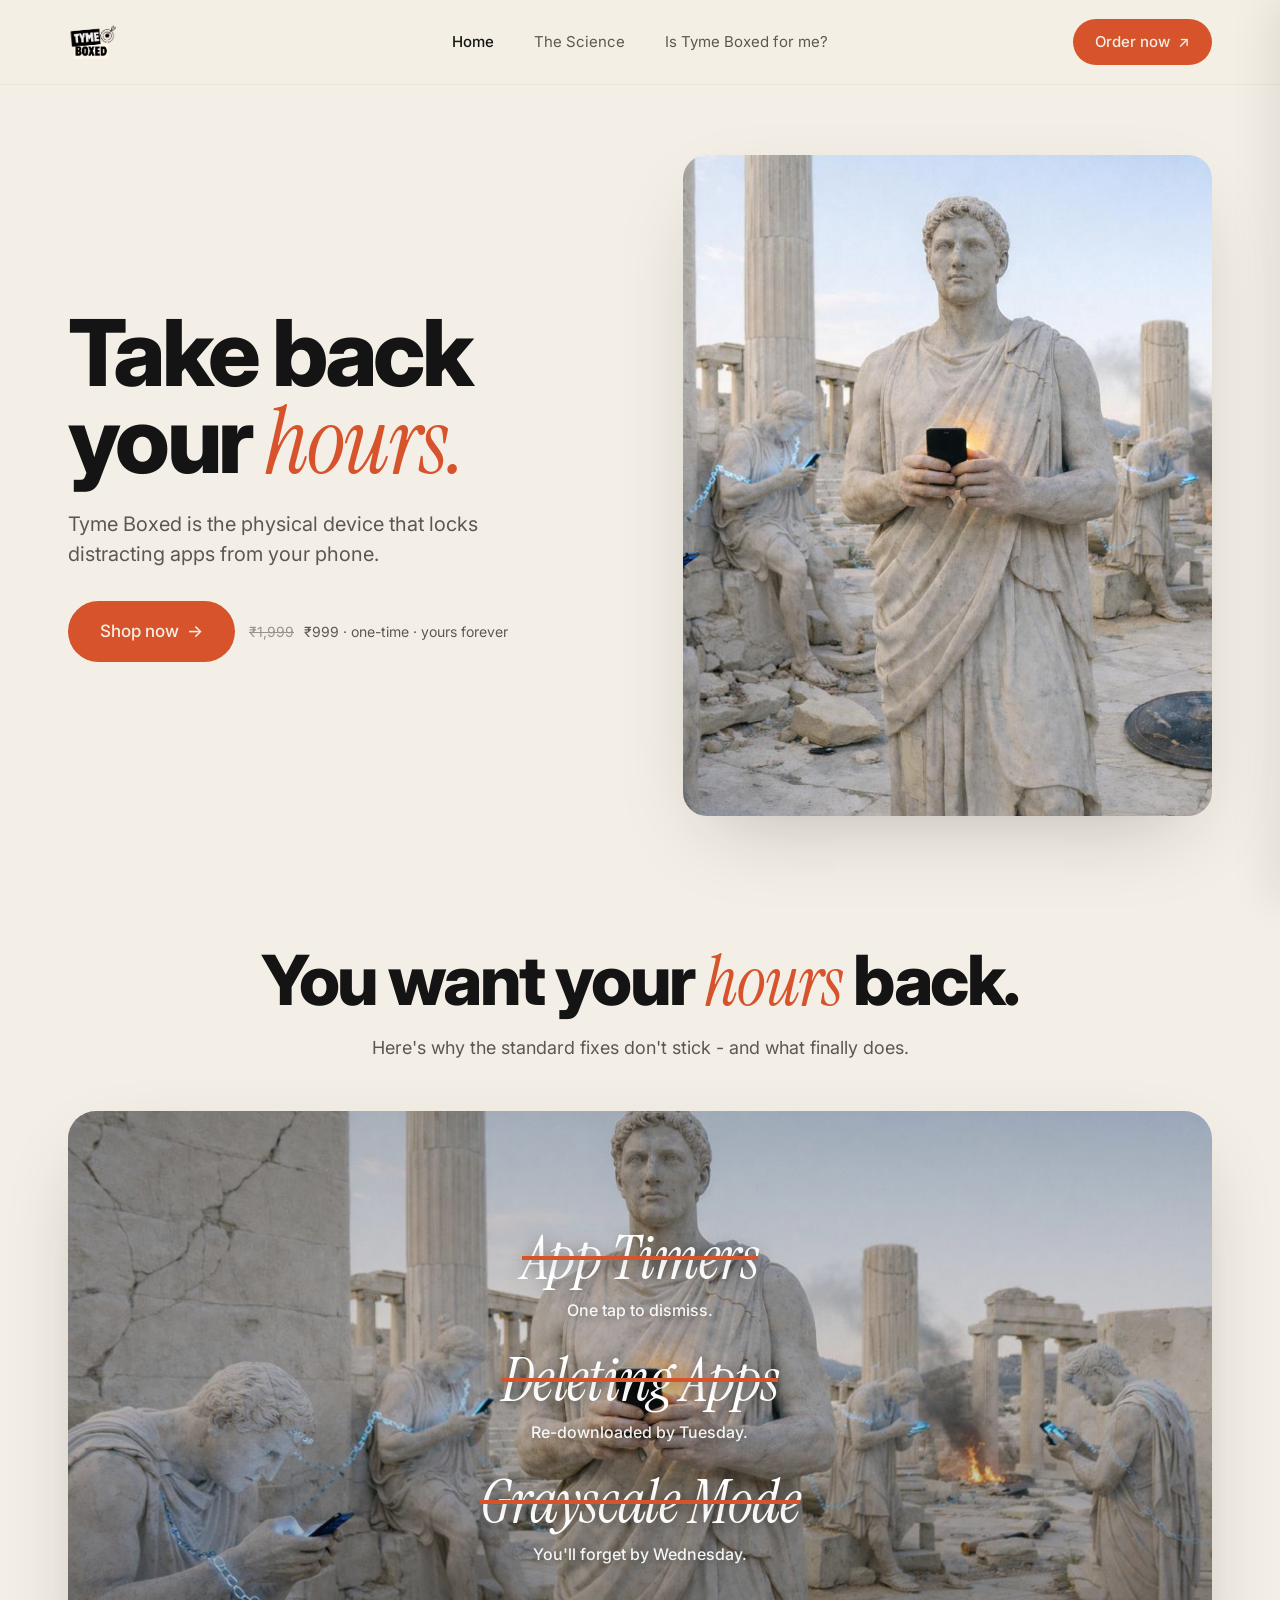
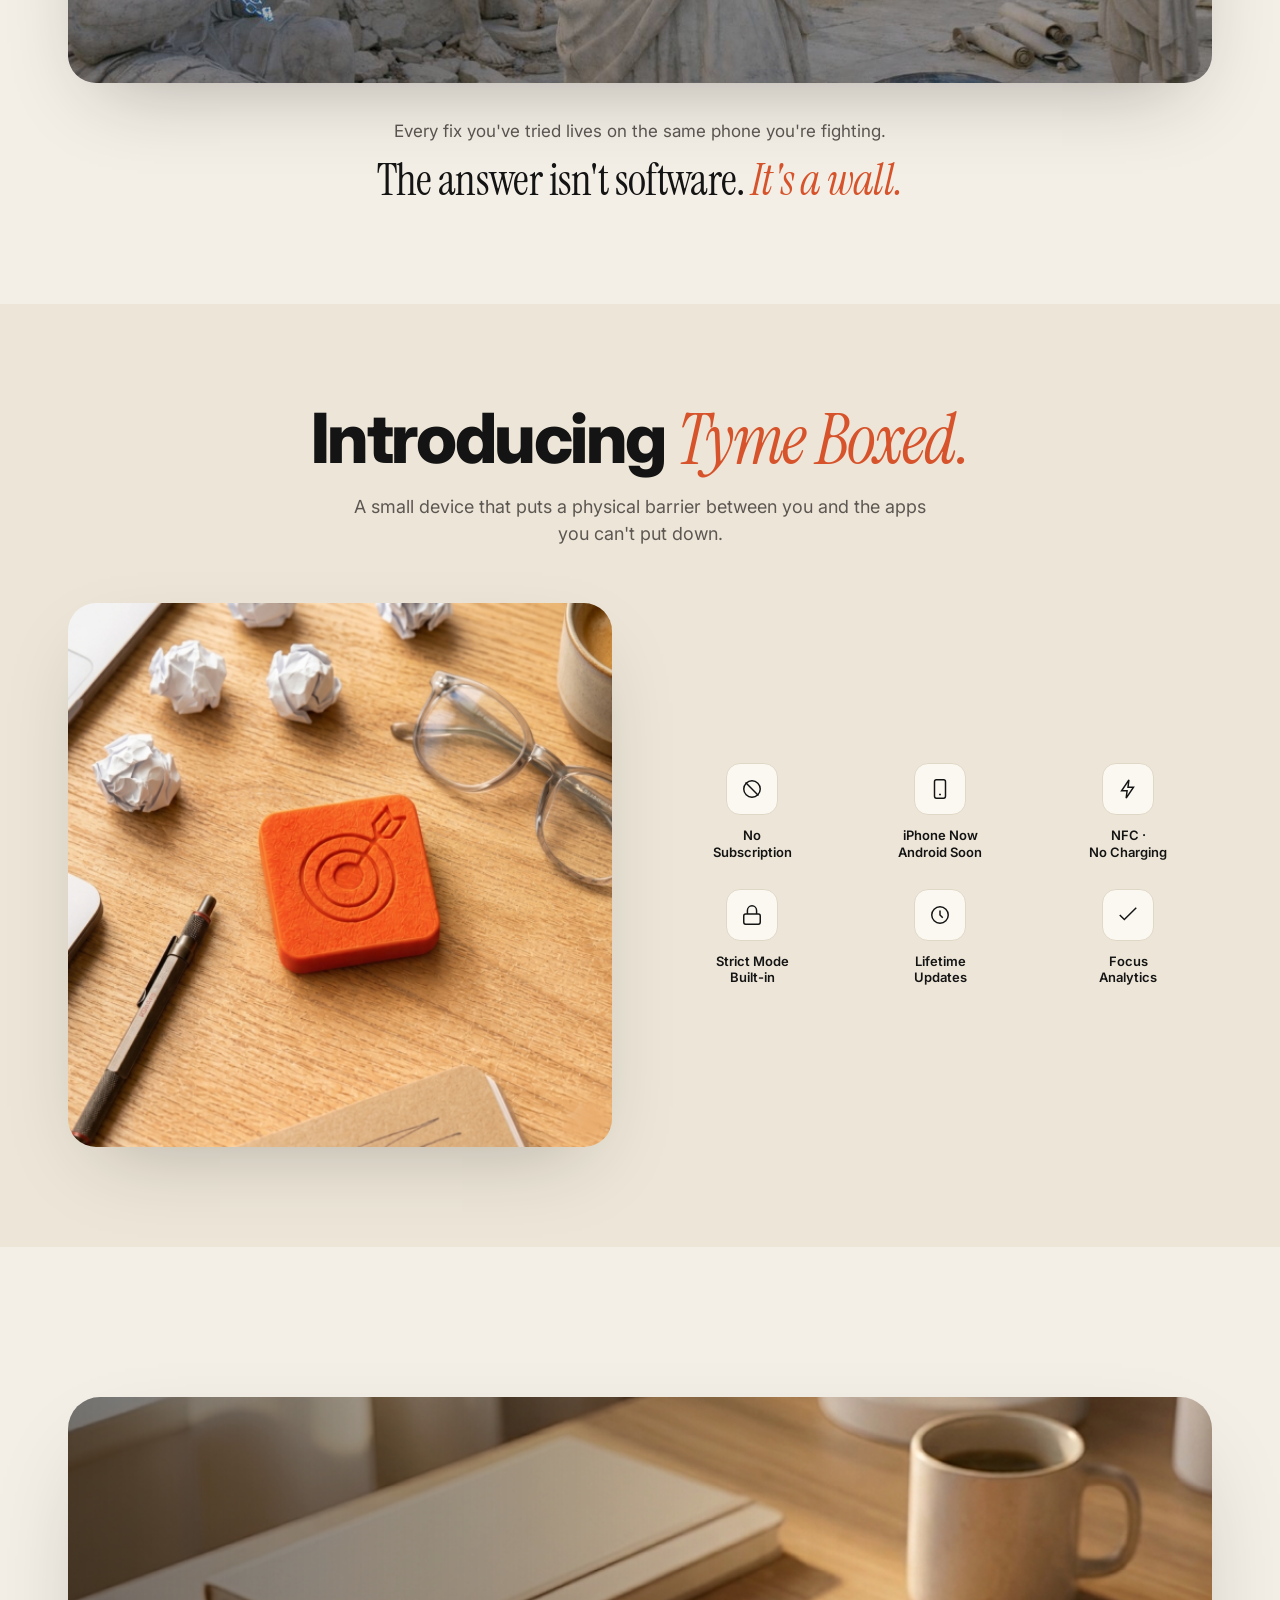
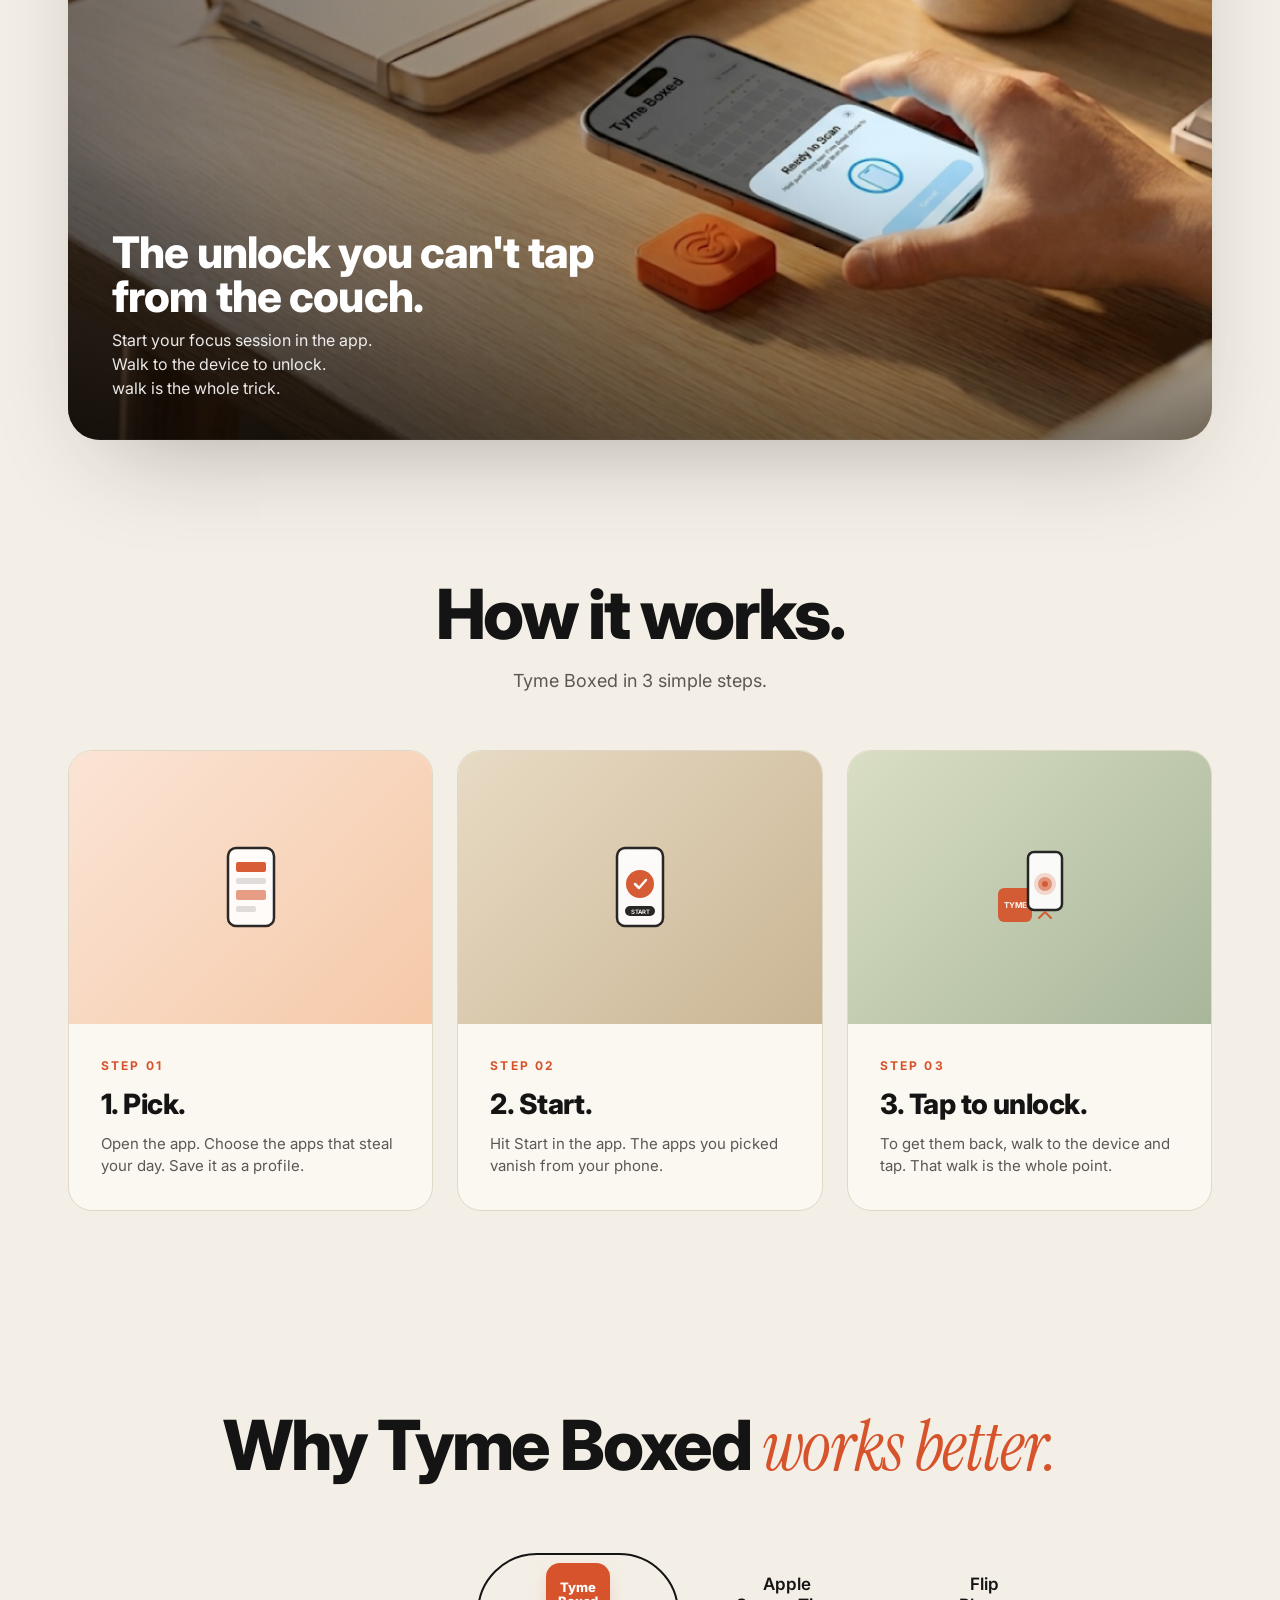
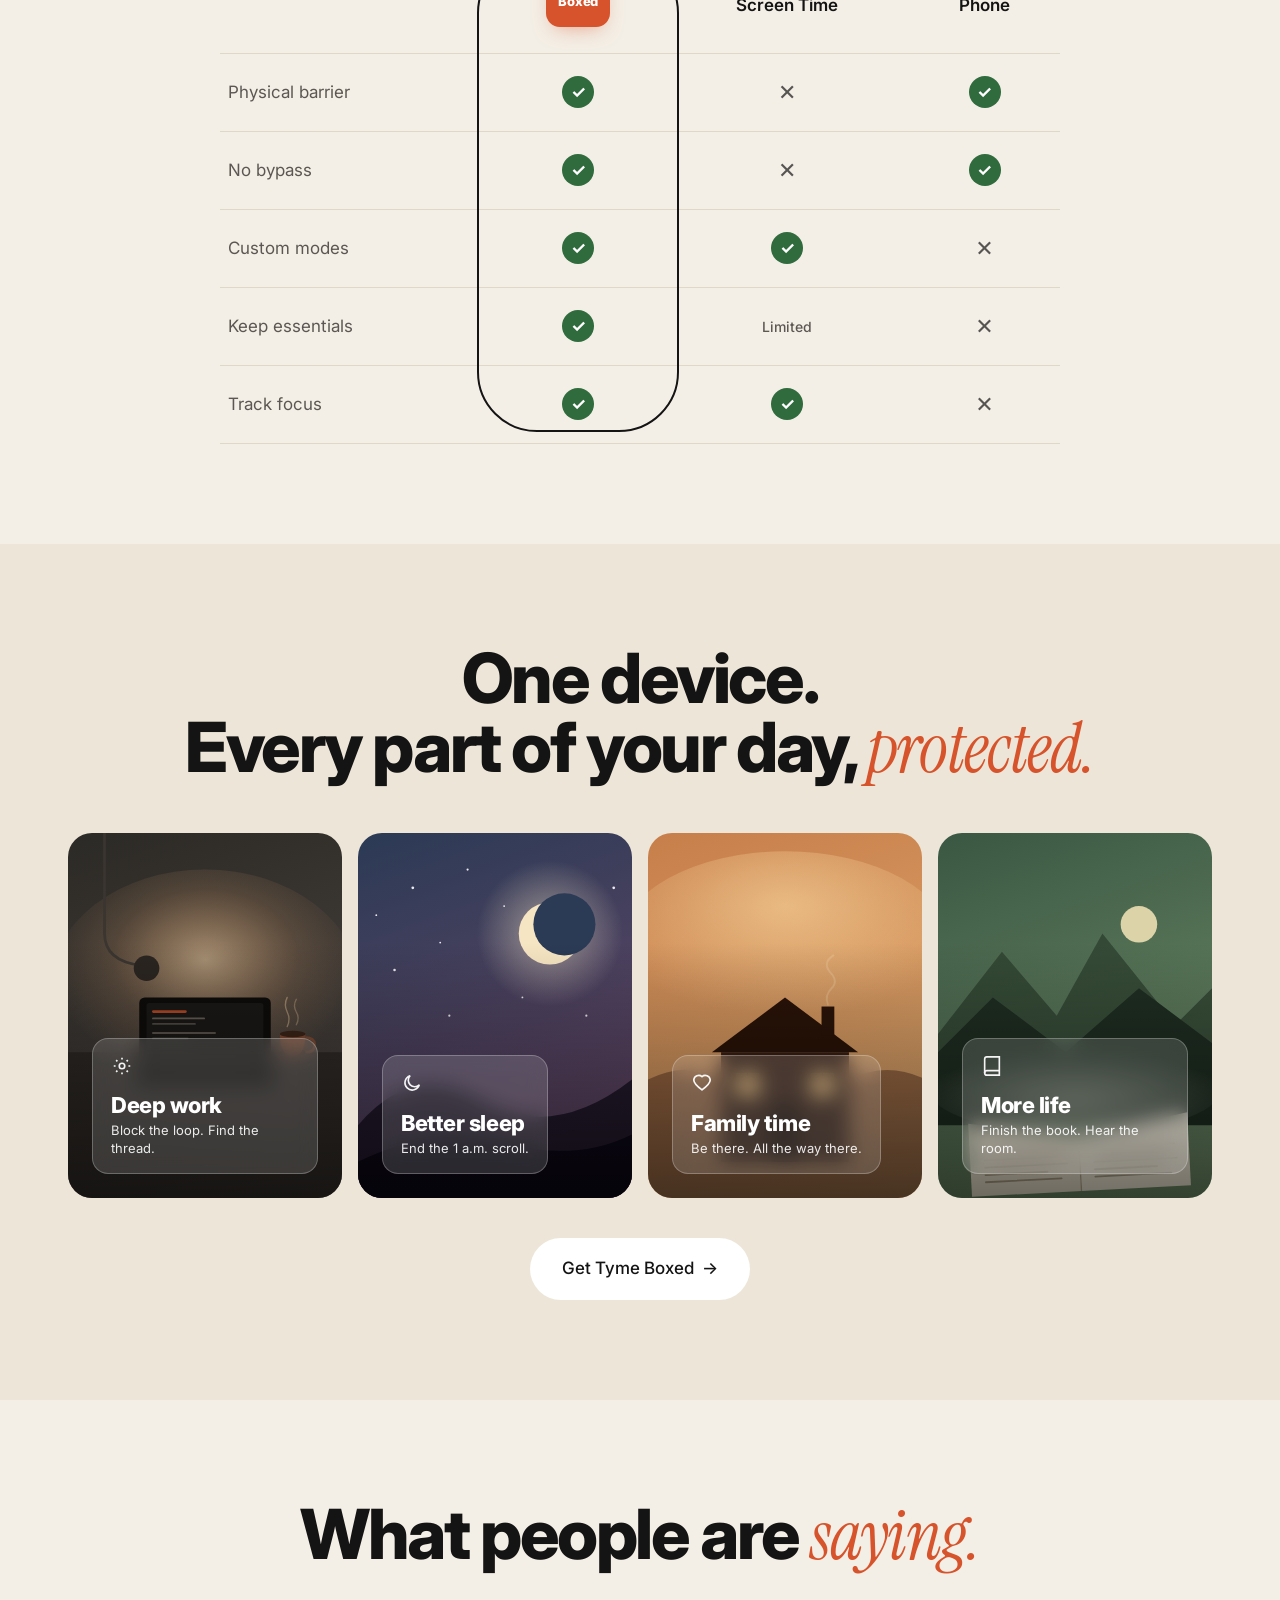
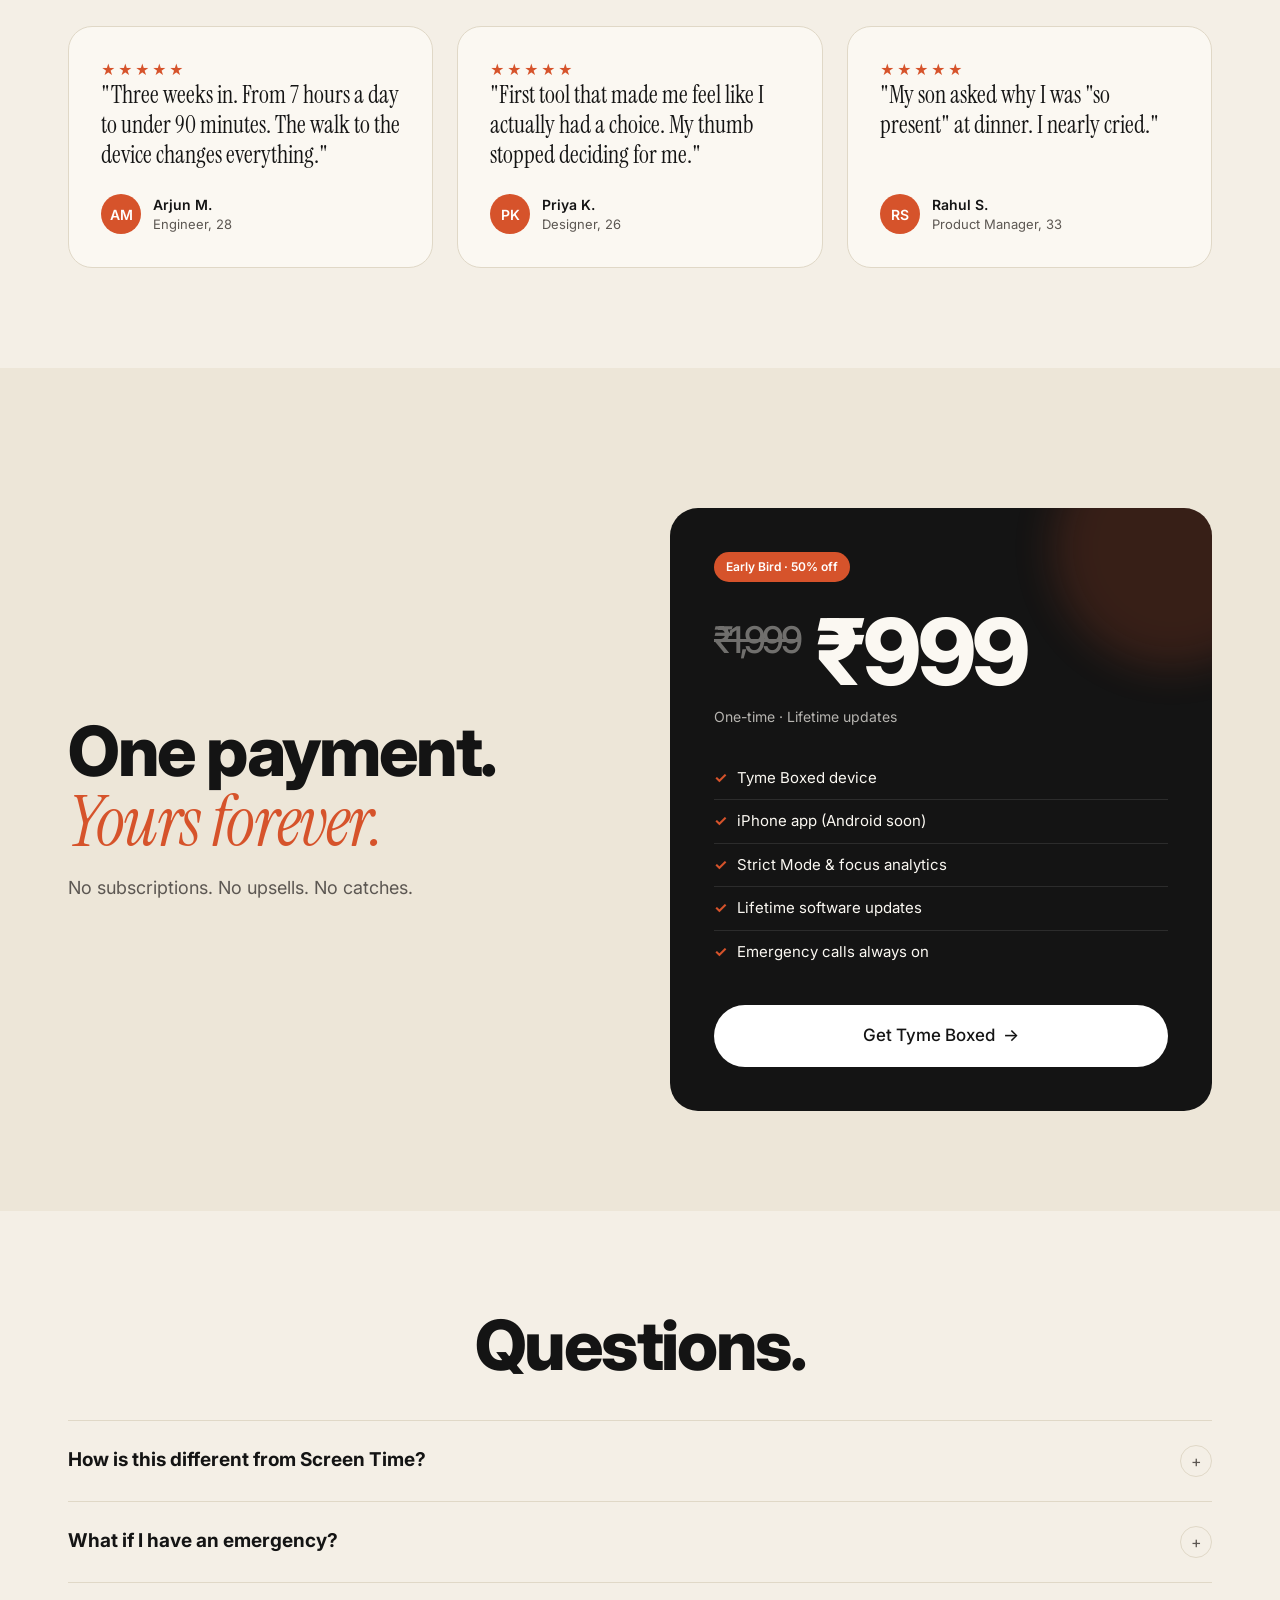
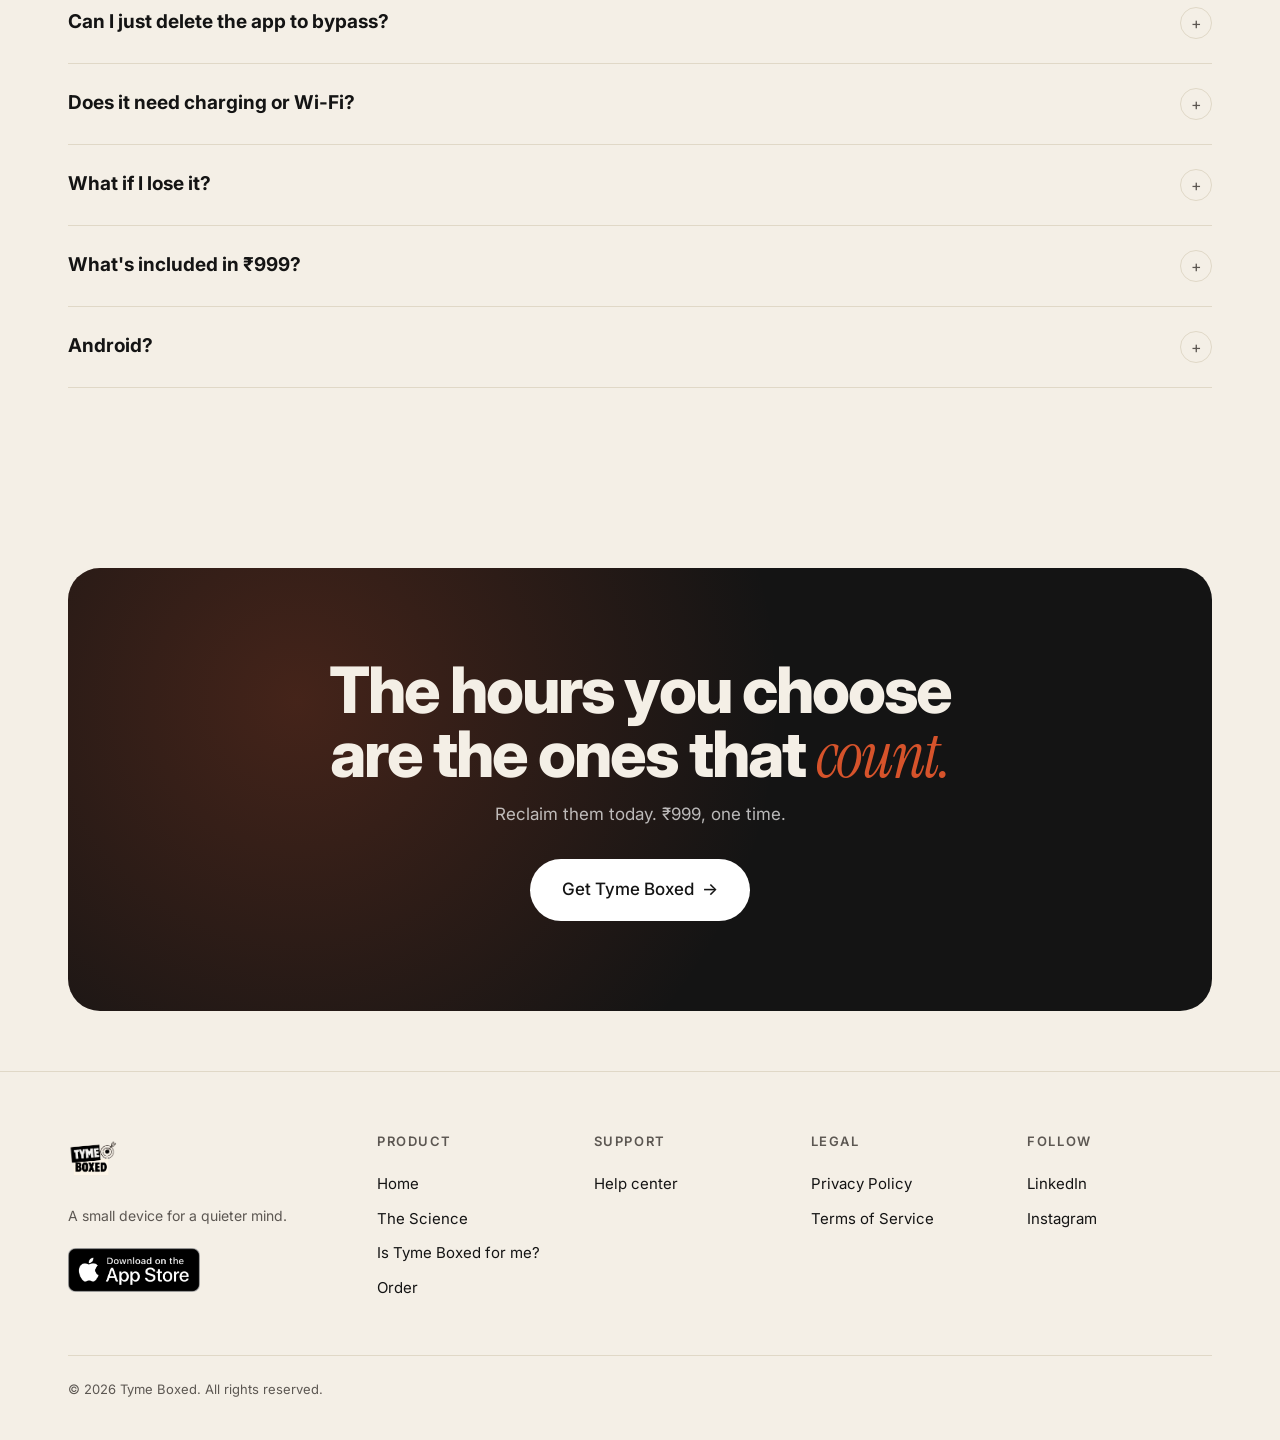
<file: index.html>
<!DOCTYPE html>
<html lang="en">
<head>
<script>
!function(f,b,e,v,n,t,s)
{if(f.fbq)return;n=f.fbq=function(){n.callMethod?
n.callMethod.apply(n,arguments):n.queue.push(arguments)};
if(!f._fbq)f._fbq=n;n.push=n;n.loaded=!0;n.version='2.0';
n.queue=[];t=b.createElement(e);t.async=!0;
t.src=v;s=b.getElementsByTagName(e)[0];
s.parentNode.insertBefore(t,s)}(window, document,'script',
'https://connect.facebook.net/en_US/fbevents.js');
fbq('init', '36986414434290717');
fbq('track', 'PageView');
</script>
<noscript><img height="1" width="1" style="display:none"
src="https://www.facebook.com/tr?id=36986414434290717&ev=PageView&noscript=1"
/></noscript>
<meta charset="UTF-8">
<meta name="viewport" content="width=device-width, initial-scale=1.0, viewport-fit=cover">
<link rel="icon" href="images/B11.png" type="image/png">
<link rel="apple-touch-icon" href="images/B11.png">
<title>Tyme Boxed-Take back your hours.</title>
<meta name="description" content="The physical device that locks distracting apps from your phone. ₹999 one-time. No subscription.">
<meta property="og:title" content="Tyme Boxed — Take back your hours.">
<meta property="og:description" content="The physical device that locks distracting apps from your phone.">
<link rel="preconnect" href="https://www.clarity.ms">
<script type="text/javascript">
(function(c,l,a,r,i,t,y){
  c[a]=c[a]||function(){(c[a].q=c[a].q||[]).push(arguments)};
  t=l.createElement(r);t.async=1;t.src="https://www.clarity.ms/tag/"+i;
  y=l.getElementsByTagName(r)[0];y.parentNode.insertBefore(t,y);
})(window,document,"clarity","script","w3uyp057u9");
</script>
<link rel="preconnect" href="https://fonts.googleapis.com">
<link rel="preconnect" href="https://fonts.gstatic.com" crossorigin>
<link href="https://fonts.googleapis.com/css2?family=Instrument+Serif:ital@0;1&family=Inter:wght@400;500;600;700;800;900&display=swap" rel="stylesheet">
<link rel="stylesheet" href="cart-fab.css">
<style>
  :root {
    --bg:        #F4EFE6;
    --bg-warm:   #EDE6D8;
    --bg-card:   #FBF8F2;
    --bg-deep:   #1A1A1A;
    --ink:       #141414;
    --ink-soft:  #5C5752;
    --line:      #E0D8C7;
    --accent:    #D6532B;
    --accent-d:  #B8431F;
    --green:     #2F6B3D;
  }
  * { box-sizing: border-box; margin: 0; padding: 0; }
  html { scroll-behavior: smooth; -webkit-font-smoothing: antialiased; }
  body {
    background: var(--bg);
    color: var(--ink);
    font-family: 'Inter', system-ui, -apple-system, sans-serif;
    font-size: 17px; line-height: 1.5;
    overflow-x: hidden;
  }
  .serif { font-family: 'Instrument Serif', Georgia, serif; font-weight: 400; letter-spacing: -0.01em; }
  .container { max-width: 1200px; margin: 0 auto; padding: 0 28px; }
  a { color: inherit; text-decoration: none; }

  /* ───── Nav ───── */
  nav {
    position: sticky; top: 0; z-index: 50;
    background: rgba(244,239,230,0.85);
    backdrop-filter: saturate(180%) blur(12px);
    -webkit-backdrop-filter: saturate(180%) blur(12px);
    border-bottom: 1px solid rgba(0,0,0,0.04);
  }
  .nav-inner {
    display: grid;
    grid-template-columns: 1fr auto 1fr;
    align-items: center;
    padding: 16px 28px; max-width: 1200px; margin: 0 auto;
  }
  .logo {
    justify-self: start;
    display: inline-flex;
    align-items: center;
    flex-shrink: 0;
    line-height: 0;
  }
  .logo img {
    height: 52px;
    width: auto;
    display: block;
  }
  .nav-links {
    justify-self: center;
    display: flex; gap: 40px; align-items: center;
    font-size: 15px; color: var(--ink-soft); white-space: nowrap;
  }
  .nav-links a:hover { color: var(--ink); }
  .nav-links a.active { color: var(--ink); font-weight: 500; }
  .nav-actions {
    justify-self: end;
    display: flex; align-items: center; gap: 10px; flex-shrink: 0;
  }
  .btn {
    display: inline-flex; align-items: center; gap: 8px;
    background: var(--ink); color: var(--bg);
    padding: 12px 22px; border-radius: 999px;
    font-weight: 500; font-size: 15px;
    transition: transform .15s ease, background .15s ease;
    border: 0; cursor: pointer;
  }
  .btn:hover { background: var(--accent); transform: translateY(-1px); }
  .btn.lg { padding: 18px 32px; font-size: 17px; }
  .btn.accent { background: var(--accent); }
  .btn.accent:hover { background: var(--accent-d); }
  .btn .arrow { transition: transform .15s ease; }
  .btn:hover .arrow { transform: translateX(3px); }
  .btn.share {
    background: var(--accent);
    color: var(--bg);
    font-weight: 500;
  }
  .btn.share:hover {
    background: var(--accent-d);
    transform: translateY(-1px);
  }
  .btn.share svg { width: 16px; height: 16px; }

  /* ───── Hero ───── */
  .hero { padding: 70px 0 30px; }
  .hero-grid {
    display: grid; grid-template-columns: 1.05fr 1fr; gap: 60px; align-items: center;
  }
  h1.display {
    font-family: 'Inter', sans-serif;
    font-weight: 800;
    font-size: clamp(54px, 7.2vw, 104px);
    line-height: 0.95;
    letter-spacing: -0.04em;
    margin-bottom: 22px;
  }
  h1.display .ital {
    font-family: 'Instrument Serif', serif;
    font-style: italic; font-weight: 400;
    color: var(--accent);
    letter-spacing: -0.02em;
  }
  .lede {
    font-size: 20px; color: var(--ink-soft); max-width: 460px; margin-bottom: 32px;
  }
  .hero-cta { display: flex; gap: 14px; align-items: center; flex-wrap: wrap; }
  .price-note { font-size: 14px; color: var(--ink-soft); }
  .price-note s { opacity: 0.6; margin-right: 6px; }

  .hero-img {
    position: relative; aspect-ratio: 4/5;
    background: var(--bg-warm) url('images/main.jpeg') center/cover;
    border-radius: 24px; overflow: hidden;
    box-shadow: 0 30px 80px -30px rgba(0,0,0,0.25);
  }

  /* ───── Section base ───── */
  section { padding: 100px 0; }
  h2.section-title {
    font-family: 'Inter', sans-serif; font-weight: 800;
    font-size: clamp(40px, 5.4vw, 72px);
    line-height: 1; letter-spacing: -0.035em;
  }
  h2.section-title .ital {
    font-family: 'Instrument Serif', serif;
    font-style: italic; font-weight: 400;
    letter-spacing: -0.02em; color: var(--accent);
  }
  h2.center { text-align: center; }
  .section-sub {
    margin: 18px auto 0; max-width: 580px; color: var(--ink-soft); font-size: 18px;
  }
  .section-sub.center { text-align: center; }

  /* ───── PROBLEM — pills over image ───── */
  .problem-wrap {
    margin-top: 50px;
    border-radius: 28px; overflow: hidden; position: relative;
    aspect-ratio: 16/8;
    background-color: #2a2520;
    background-image: url('images/main.jpeg');
    background-size: cover;
    background-position: center 30%;
    box-shadow: 0 30px 80px -30px rgba(0,0,0,0.3);
  }
  .problem-wrap::before {
    content: ''; position: absolute; inset: 0;
    background: linear-gradient(180deg, rgba(0,0,0,0.25) 0%, rgba(0,0,0,0.15) 50%, rgba(0,0,0,0.35) 100%);
  }
  .problem-pills {
    position: absolute; inset: 0;
    display: flex; flex-direction: column; align-items: center; justify-content: center;
    gap: 28px; z-index: 2; padding: 30px;
  }
  .prow { text-align: center; }
  .ppill {
    display: inline-block;
    font-family: 'Instrument Serif', Georgia, serif;
    font-style: italic; font-weight: 400;
    font-size: clamp(34px, 4.8vw, 60px);
    line-height: 1;
    letter-spacing: -0.01em;
    color: white;
    text-decoration: line-through;
    text-decoration-color: var(--accent);
    text-decoration-thickness: 4px;
    text-underline-offset: 0;
    margin-bottom: 10px;
    text-shadow: 0 2px 16px rgba(0,0,0,0.35);
  }
  .pcrit {
    display: block;
    font-family: 'Inter', sans-serif; font-weight: 500;
    color: white; font-size: 16px;
    opacity: 0.92;
    text-shadow: 0 2px 8px rgba(0,0,0,0.4);
  }
  .problem-bottom {
    margin-top: 36px; text-align: center;
  }
  .problem-bottom p {
    font-size: 17px; color: var(--ink-soft); margin-bottom: 8px;
  }
  .problem-punch {
    font-family: 'Instrument Serif', serif;
    font-size: clamp(28px, 3.4vw, 44px);
    line-height: 1.1; letter-spacing: -0.015em;
    color: var(--ink); margin-top: 12px;
  }
  .problem-punch em { font-style: italic; color: var(--accent); }

  /* ───── INTRODUCING — image + feature grid ───── */
  .intro-grid {
    margin-top: 56px;
    display: grid; grid-template-columns: 1fr 1fr; gap: 56px; align-items: center;
  }
  .intro-img {
    aspect-ratio: 1; border-radius: 28px; overflow: hidden;
    background: var(--bg-warm) url('images/Introducing.png') center/cover;
    box-shadow: 0 30px 80px -30px rgba(0,0,0,0.25);
  }
  .intro-features {
    display: grid; grid-template-columns: 1fr 1fr 1fr; gap: 28px 20px;
  }
  .ifeat { text-align: center; }
  .ifeat .ic {
    width: 52px; height: 52px; border-radius: 14px;
    background: var(--bg-card); border: 1px solid var(--line);
    display: grid; place-items: center; margin: 0 auto 12px;
  }
  .ifeat .lbl { font-size: 13px; font-weight: 600; line-height: 1.3; }

  /* ───── SHOWCASE ───── */
  .showcase {
    margin-top: 50px;
    border-radius: 32px; overflow: hidden;
    background: var(--bg-warm) url('images/couch.png') center/cover;
    aspect-ratio: 16/9;
    position: relative;
    box-shadow: 0 40px 100px -40px rgba(0,0,0,0.3);
  }
  .showcase::after {
    content: ''; position: absolute; inset: 0;
    background:
      linear-gradient(90deg, rgba(0,0,0,0.55) 0%, rgba(0,0,0,0.3) 40%, transparent 70%),
      linear-gradient(180deg, transparent 55%, rgba(0,0,0,0.5) 100%);
  }
  .showcase-cap {
    position: absolute; bottom: 40px; top: auto; transform: none;
    left: 44px; right: auto; max-width: min(52%, 560px);
    color: white; z-index: 2;
  }
  .showcase-cap h3 {
    font-family: 'Inter', sans-serif; font-weight: 800;
    font-size: clamp(28px, 3.4vw, 48px); letter-spacing: -0.02em; line-height: 1;
  }
  .showcase-cap p { margin-top: 10px; opacity: 0.9; font-size: 16px; }

  /* ───── HOW IT WORKS ───── */
  .steps {
    margin-top: 56px;
    display: grid; grid-template-columns: repeat(3, 1fr); gap: 24px;
  }
  .step {
    background: var(--bg-card); border-radius: 24px; overflow: hidden;
    border: 1px solid var(--line);
    transition: transform .3s ease;
  }
  .step:hover { transform: translateY(-4px); }
  .step-vis {
    aspect-ratio: 4/3;
    display: grid; place-items: center;
    position: relative; overflow: hidden;
  }
  .step:nth-child(1) .step-vis { background: linear-gradient(135deg, #FBE4D5 0%, #F5C9A8 100%); }
  .step:nth-child(2) .step-vis { background: linear-gradient(135deg, #E8DBC4 0%, #C9B594 100%); }
  .step:nth-child(3) .step-vis { background: linear-gradient(135deg, #D9DEC4 0%, #A8B69A 100%); }
  .step-vis svg { width: 90px; height: 90px; opacity: 0.92; }
  .step-body { padding: 28px 32px 32px; }
  .step .n {
    display: inline-block; font-family: 'Inter', sans-serif;
    font-size: 12px; font-weight: 700; letter-spacing: 0.18em;
    color: var(--accent); margin-bottom: 8px;
  }
  .step h3 {
    font-family: 'Inter', sans-serif; font-weight: 800;
    font-size: 28px; letter-spacing: -0.02em; margin-bottom: 8px;
  }
  .step p { color: var(--ink-soft); font-size: 15px; }

  /* ───── COMPARISON TABLE ───── */
  .vs-wrap {
    margin: 60px auto 0;
    max-width: 880px;
    position: relative;
    padding: 0 20px;
  }
  .vs-table {
    width: 100%;
    border-collapse: collapse;
    position: relative;
  }
  .vs-table th, .vs-table td {
    padding: 22px 16px;
    text-align: center;
    border-bottom: 1px solid var(--line);
    vertical-align: middle;
  }
  .vs-table th:first-child, .vs-table td:first-child {
    text-align: left;
    font-size: 17px;
    color: var(--ink-soft);
    padding-left: 8px;
  }
  .vs-table thead th { border-bottom: 1px solid var(--line); padding-bottom: 26px; }
  .vs-table thead th .col-title {
    font-family: 'Inter', sans-serif;
    font-weight: 600;
    font-size: 17px;
    line-height: 1.2;
    color: var(--ink);
  }
  .vs-logo {
    display: inline-flex; align-items: center; justify-content: center;
    width: 64px; height: 64px; border-radius: 14px;
    background: var(--accent); color: white;
    font-weight: 800; font-size: 13px; line-height: 1.05; letter-spacing: -0.01em;
    box-shadow: 0 8px 20px -8px rgba(214,83,43,0.5);
    margin-bottom: 0;
  }
  /* Highlighted middle column */
  .vs-table .col-us {
    position: relative;
  }
  .vs-highlight {
    position: absolute;
    top: 12px; bottom: 12px;
    left: 0; width: 0; /* set by JS */
    border: 2px solid var(--ink);
    border-radius: 60px;
    pointer-events: none;
    z-index: 0;
    transition: left .25s ease, width .25s ease;
  }
  .vs-table td .check-c {
    display: inline-grid; place-items: center;
    width: 32px; height: 32px; border-radius: 50%;
    background: var(--green); color: white; font-weight: 700;
  }
  .vs-table td .x-mark { font-size: 22px; color: var(--ink); opacity: 0.7; }
  .vs-table td .limited { font-size: 14px; color: var(--ink-soft); font-weight: 500; }
  .vs-table td, .vs-table th { position: relative; z-index: 1; }

  /* ───── USE CASES grid (Brick-style) ───── */
  .use-grid {
    margin-top: 50px;
    display: grid; grid-template-columns: repeat(4, 1fr); gap: 16px;
  }
  .use {
    border-radius: 24px; overflow: hidden; position: relative;
    aspect-ratio: 3/4; display: flex; align-items: flex-end;
    padding: 24px;
  }
  .use::before {
    content: ''; position: absolute; inset: 0;
    background: linear-gradient(180deg, transparent 30%, rgba(0,0,0,0.55) 100%);
    z-index: 1; pointer-events: none;
  }
  .use-scene {
    position: absolute; inset: 0; z-index: 0;
    width: 100%; height: 100%;
    display: block;
  }
  .use-card {
    position: relative; z-index: 2; color: white;
    backdrop-filter: blur(10px);
    background: rgba(255,255,255,0.15);
    border: 1px solid rgba(255,255,255,0.25);
    border-radius: 16px; padding: 16px 18px;
  }
  .use-card .ic { width: 22px; height: 22px; margin-bottom: 10px; opacity: 0.95; }
  .use-card h4 {
    font-family: 'Inter', sans-serif; font-weight: 800;
    font-size: 22px; letter-spacing: -0.02em; line-height: 1;
    margin-bottom: 6px;
  }
  .use-card p { font-size: 13px; opacity: 0.9; line-height: 1.35; }
  /* tile backgrounds — gradient placeholders */
  .use.deep    { background: linear-gradient(160deg, #2C2A26 0%, #4E4642 100%); }
  .use.sleep   { background: linear-gradient(160deg, #2B3A55 0%, #6F4A6B 100%); }
  .use.family  { background: linear-gradient(160deg, #C77E4A 0%, #E5B074 100%); }
  .use.life    { background: linear-gradient(160deg, #3A5743 0%, #74926C 100%); }

  .use-cta {
    margin-top: 40px;
    text-align: center;
  }
  .use-cta .btn { display: inline-flex; }

  /* ───── TESTIMONIALS ───── */
  .quotes {
    margin-top: 56px;
    display: grid; grid-template-columns: repeat(3, 1fr); gap: 24px;
  }
  .quote {
    background: var(--bg-card); border-radius: 24px; padding: 32px;
    border: 1px solid var(--line);
    display: flex; flex-direction: column; justify-content: space-between; gap: 24px;
  }
  .stars { color: var(--accent); letter-spacing: 2px; font-size: 14px; }
  .quote q {
    font-family: 'Instrument Serif', serif;
    font-size: 24px; line-height: 1.25; quotes: '"' '"'; display: block;
  }
  .who { display: flex; align-items: center; gap: 12px; }
  .avatar {
    width: 40px; height: 40px; border-radius: 50%;
    background: var(--accent); color: white;
    display: grid; place-items: center; font-weight: 600; font-size: 14px;
  }
  .who .name { font-size: 14px; font-weight: 600; }
  .who .role { font-size: 13px; color: var(--ink-soft); }

  /* ───── PRICING ───── */
  .pricing-wrap { display: grid; grid-template-columns: 1fr 1fr; gap: 60px; align-items: center; margin-top: 40px; }
  .price-card {
    background: var(--ink); color: var(--bg-card); border-radius: 28px; padding: 44px;
    position: relative; overflow: hidden;
  }
  .price-card::before {
    content: ''; position: absolute; top: -80px; right: -80px;
    width: 240px; height: 240px; border-radius: 50%;
    background: var(--accent); opacity: 0.18; filter: blur(20px);
  }
  .price-card .badge {
    display: inline-block; background: var(--accent); color: white;
    padding: 6px 12px; border-radius: 999px; font-size: 12px; font-weight: 600;
    margin-bottom: 24px;
  }
  .price-num {
    font-family: 'Inter', sans-serif; font-weight: 800;
    font-size: 92px; line-height: 1; margin-bottom: 8px; letter-spacing: -0.04em;
    position: relative; z-index: 2;
  }
  .price-num s { opacity: 0.4; font-size: 0.4em; margin-right: 16px; vertical-align: super; font-weight: 500; }
  .price-sub { opacity: 0.7; font-size: 14px; margin-bottom: 30px; }
  .price-list { list-style: none; margin: 0 0 32px; padding: 0; }
  .price-list li { padding: 10px 0; border-top: 1px solid rgba(255,255,255,0.1); display: flex; align-items: center; gap: 10px; font-size: 15px; }
  .price-list li:first-child { border-top: 0; }
  .price-list li::before { content: '✓'; color: var(--accent); font-weight: 700; }
  .btn.white { background: white; color: var(--ink); width: 100%; justify-content: center; }
  .btn.white:hover { background: var(--accent); color: white; }
  .use-cta .btn.white,
  .closer .btn.white { width: auto; display: inline-flex; }

  /* ───── FAQ ───── */
  .faq { margin-top: 40px; }
  .faq details {
    border-top: 1px solid var(--line);
    padding: 24px 0;
  }
  .faq details:last-of-type { border-bottom: 1px solid var(--line); }
  .faq summary {
    cursor: pointer; list-style: none;
    display: flex; justify-content: space-between; align-items: center; gap: 20px;
    font-family: 'Inter', sans-serif; font-weight: 700; font-size: 19px;
    transition: color .15s ease;
  }
  .faq summary::-webkit-details-marker { display: none; }
  .faq summary:hover { color: var(--accent); }
  .faq summary .plus {
    flex: none; width: 32px; height: 32px; border-radius: 50%;
    border: 1px solid var(--line); display: grid; place-items: center;
    transition: transform .25s ease, background .15s ease;
    font-family: 'Inter', sans-serif; font-size: 16px; font-weight: 400; color: var(--ink-soft);
  }
  .faq details[open] .plus { transform: rotate(45deg); background: var(--accent); color: white; border-color: var(--accent); }
  .faq .ans { padding-top: 14px; color: var(--ink-soft); max-width: 700px; font-size: 16px; }

  /* ───── Closing CTA ───── */
  .closer {
    margin: 80px 0 60px;
    padding: 90px 40px;
    background: var(--ink); color: var(--bg);
    border-radius: 32px; text-align: center; position: relative; overflow: hidden;
  }
  .closer::before {
    content: ''; position: absolute; inset: 0;
    background: radial-gradient(circle at 20% 30%, rgba(214,83,43,0.25), transparent 50%);
  }
  .closer h2 {
    font-family: 'Inter', sans-serif; font-weight: 800;
    font-size: clamp(36px, 5vw, 64px);
    line-height: 1; letter-spacing: -0.03em;
    margin-bottom: 14px; position: relative;
  }
  .closer h2 em {
    font-family: 'Instrument Serif', serif;
    font-style: italic; font-weight: 400;
    color: var(--accent);
  }
  .closer .closer-sub {
    color: rgba(255,255,255,0.7); font-size: 17px; margin-bottom: 32px;
    position: relative;
  }
  .closer .btn {
    position: relative; z-index: 2;
  }

  /* ───── Footer ───── */
  footer { padding: 60px 0 40px; border-top: 1px solid var(--line); }
  .foot-grid {
    display: grid; grid-template-columns: 1.5fr 1fr 1fr 1fr 1fr; gap: 32px;
  }
  .foot-grid h5 { font-size: 13px; text-transform: uppercase; letter-spacing: 0.12em; color: var(--ink-soft); margin-bottom: 16px; font-weight: 600; }
  .foot-grid a { display: block; padding: 6px 0; font-size: 15px; color: var(--ink); }
  .foot-grid a:hover { color: var(--accent); }
  .foot-bottom {
    margin-top: 50px; padding-top: 24px; border-top: 1px solid var(--line);
    display: flex; justify-content: space-between; align-items: center;
    font-size: 13px; color: var(--ink-soft); flex-wrap: wrap; gap: 12px;
  }
  .app-badge { display: inline-block; margin-top: 16px; }
  .app-badge img { height: 44px; display: block; }
  .muted { color: var(--ink-soft); }

  /* ───── Mobile ───── */
  @media (max-width: 880px) {
    body { font-size: 16px; }
    .container { padding: 0 20px; }
    .nav-links { display: none; }
    .nav-inner {
      display: flex; justify-content: space-between;
      padding: 14px 20px;
    }
    .nav-actions { gap: 6px; }
    .logo img { height: 40px; }
    nav .btn.share { padding: 10px 16px; font-size: 13px; background: var(--accent); }
    .hero { padding: 40px 0 20px; }
    .hero-grid { grid-template-columns: 1fr; gap: 36px; }
    .hero-cta { display: none; }
    .hero-img { aspect-ratio: 4/4; }
    section { padding: 64px 0; }
    .intro-grid { grid-template-columns: 1fr; gap: 36px; }
    .intro-features { grid-template-columns: 1fr 1fr 1fr; gap: 20px 16px; }
    .steps, .quotes { grid-template-columns: 1fr; }
    .use-grid { grid-template-columns: 1fr 1fr; gap: 12px; }
    .use { aspect-ratio: 3/4; padding: 16px; }
    .use-card { padding: 12px 14px; }
    .use-cta { margin-top: 28px; }
    .use-card h4 { font-size: 17px; }
    .use-card p { font-size: 12px; }
    .showcase { aspect-ratio: 4/5; }
    .showcase::after { background: linear-gradient(180deg, transparent 45%, rgba(0,0,0,0.6) 100%); }
    .showcase-cap { top: auto; bottom: 28px; transform: none; left: 28px; right: 28px; max-width: none; }
    .pricing-wrap { grid-template-columns: 1fr; gap: 32px; }
    .price-num { font-size: 64px; }
    .price-card { padding: 32px; }
    .foot-grid { grid-template-columns: 1fr 1fr; gap: 30px; }
    .closer { padding: 60px 28px; margin: 40px 0; }
    .problem-wrap { aspect-ratio: 3/4; }
    .ppill { font-size: 30px; margin-bottom: 6px; text-decoration-thickness: 3px; }
    .pcrit { font-size: 14px; }
    .problem-pills { gap: 22px; padding: 24px; }

    /* Comparison table — mobile compact */
    .vs-wrap { padding: 0 4px; }
    .vs-table { table-layout: fixed; }
    .vs-table th, .vs-table td { padding: 16px 4px; font-size: 13px; }
    .vs-table th:first-child, .vs-table td:first-child {
      width: 30%; padding-left: 6px; font-size: 14px; line-height: 1.25;
    }
    .vs-table thead th .col-title { font-size: 13px; line-height: 1.2; }
    .vs-logo { width: 48px; height: 48px; font-size: 11px; border-radius: 10px; }
    .vs-table td .check-c { width: 26px; height: 26px; font-size: 13px; }
    .vs-table td .x-mark { font-size: 18px; }
    .vs-table td .limited { font-size: 11px; }
    .vs-highlight { border-radius: 40px; top: 8px; bottom: 8px; border-width: 1.5px; }
  }

  /* ───── Mobile Menu ───── */
  @media (min-width: 881px) {
    .menu-toggle { display: none; }
  }
  @media (max-width: 880px) {
    .menu-toggle { display: flex; }
  }
  .menu-toggle {
    background: none; border: none; cursor: pointer;
    width: 40px; height: 40px;
    flex-direction: column; justify-content: center; align-items: center; gap: 5px;
    padding: 8px; flex-shrink: 0;
  }
  .menu-toggle span {
    display: block; width: 20px; height: 2px;
    background: var(--ink); border-radius: 2px;
    transition: transform .3s ease, opacity .3s ease;
  }
  .mobile-menu-backdrop {
    position: fixed; inset: 0; background: rgba(0,0,0,0.3);
    z-index: 99; opacity: 0; pointer-events: none;
    transition: opacity .35s ease;
  }
  .mobile-menu-backdrop.open { opacity: 1; pointer-events: auto; }
  .mobile-menu {
    position: fixed; top: 0; right: 0; bottom: 0;
    width: min(320px, 82vw);
    background: var(--bg); z-index: 100;
    transform: translateX(100%);
    transition: transform .35s cubic-bezier(.4,0,.2,1);
    display: flex; flex-direction: column;
    box-shadow: -10px 0 40px rgba(0,0,0,0.08);
  }
  .mobile-menu.open { transform: translateX(0); }
  .mobile-menu-header {
    display: flex; justify-content: space-between; align-items: center;
    padding: 16px 22px; border-bottom: 1px solid var(--line);
  }
  .menu-close {
    background: none; border: none; cursor: pointer;
    font-size: 28px; color: var(--ink); width: 40px; height: 40px;
    display: grid; place-items: center;
  }
  .mobile-menu-links {
    padding: 32px 22px; display: flex; flex-direction: column; gap: 4px; flex: 1;
  }
  .mobile-menu-links a {
    font-size: 18px; font-weight: 500; padding: 14px 0;
    color: var(--ink); border-bottom: 1px solid var(--line);
    transition: color .15s;
  }
  .mobile-menu-links a:last-child { border-bottom: none; }
  .mobile-menu-links a:hover { color: var(--accent); }
  /* Reveal on scroll */
  .reveal { opacity: 0; transform: translateY(20px); transition: opacity .7s ease, transform .7s ease; }
  .reveal.in { opacity: 1; transform: none; }
</style>
</head>
<body>

<nav>
  <div class="nav-inner">
    <a href="index.html" class="logo"><img src="images/B1.png" alt="Tyme Boxed" /></a>
    <div class="nav-links">
      <a href="index.html" class="active">Home</a>
      <a href="science.html">The Science</a>
      <a href="quiz.html">Is Tyme Boxed for me?</a>
    </div>
    <div class="nav-actions">
      <a href="preorder.html" class="btn share">Order now <span class="arrow">↗</span></a>
      <button class="menu-toggle" type="button" aria-label="Open menu" aria-expanded="false" aria-controls="mobileMenu"><span></span><span></span><span></span></button>
    </div>
  </div>
</nav>

<div class="mobile-menu-backdrop" id="menuBackdrop"></div>
<div class="mobile-menu" id="mobileMenu">
  <div class="mobile-menu-header">
    <a href="index.html" class="logo"><img src="images/B1.png" alt="Tyme Boxed" /></a>
    <button class="menu-close" aria-label="Close menu">×</button>
  </div>
  <div class="mobile-menu-links">
    <a href="index.html">Home</a>
    <a href="science.html">The Science</a>
    <a href="quiz.html">Is Tyme Boxed for me?</a>
  </div>
</div>

<!-- ───── HERO ───── -->
<header class="hero">
  <div class="container hero-grid">
    <div>
      <h1 class="display">
        Take back<br>your <span class="ital">hours.</span>
      </h1>
      <p class="lede">
        Tyme Boxed is the physical device that locks distracting apps from your phone.
      </p>
      <div class="hero-cta">
        <a href="preorder.html" class="btn lg accent">
          Shop now <span class="arrow">→</span>
        </a>
        <span class="price-note"><s>₹1,999</s> ₹999 · one-time · yours forever</span>
      </div>
    </div>
    <div class="hero-img"></div>
  </div>
</header>

<!-- ───── PROBLEM ───── -->
<section>
  <div class="container">
    <h2 class="section-title center">You want your <span class="ital">hours</span> back.</h2>
    <p class="section-sub center">Here's why the standard fixes don't stick - and what finally does.</p>

    <div class="problem-wrap reveal">
      <div class="problem-pills">
        <div class="prow">
          <div class="ppill">App Timers</div>
          <div class="pcrit">One tap to dismiss.</div>
        </div>
        <div class="prow">
          <div class="ppill">Deleting Apps</div>
          <div class="pcrit">Re-downloaded by Tuesday.</div>
        </div>
        <div class="prow">
          <div class="ppill">Grayscale Mode</div>
          <div class="pcrit">You'll forget by Wednesday.</div>
        </div>
      </div>
    </div>

    <div class="problem-bottom">
      <p>Every fix you've tried lives on the same phone you're fighting.</p>
      <div class="problem-punch">The answer isn't software. <em>It's a wall.</em></div>
    </div>
  </div>
</section>

<!-- ───── INTRODUCING ───── -->
<section style="background: var(--bg-warm); padding-top: 100px; padding-bottom: 100px;">
  <div class="container">
    <h2 class="section-title center">Introducing <span class="ital">Tyme Boxed.</span></h2>
    <p class="section-sub center">A small  device that puts a physical barrier between you and the apps you can't put down.</p>

    <div class="intro-grid">
      <div class="intro-img reveal"></div>
      <div class="intro-features">
        <div class="ifeat">
          <div class="ic"><svg width="22" height="22" viewBox="0 0 24 24" fill="none" stroke="currentColor" stroke-width="1.6"><circle cx="12" cy="12" r="9"/><line x1="5" y1="5" x2="19" y2="19"/></svg></div>
          <div class="lbl">No<br>Subscription</div>
        </div>
        <div class="ifeat">
          <div class="ic"><svg width="22" height="22" viewBox="0 0 24 24" fill="none" stroke="currentColor" stroke-width="1.6"><rect x="6" y="2" width="12" height="20" rx="2"/><line x1="11" y1="18" x2="13" y2="18"/></svg></div>
          <div class="lbl">iPhone Now<br>Android Soon</div>
        </div>
        <div class="ifeat">
          <div class="ic"><svg width="22" height="22" viewBox="0 0 24 24" fill="none" stroke="currentColor" stroke-width="1.6"><path d="M13 2L5 14h6l-1 8 8-12h-6l1-8z"/></svg></div>
          <div class="lbl">NFC ·<br>No Charging</div>
        </div>
        <div class="ifeat">
          <div class="ic"><svg width="22" height="22" viewBox="0 0 24 24" fill="none" stroke="currentColor" stroke-width="1.6"><rect x="3" y="11" width="18" height="11" rx="2"/><path d="M7 11V7a5 5 0 0 1 10 0v4"/></svg></div>
          <div class="lbl">Strict Mode<br>Built-in</div>
        </div>
        <div class="ifeat">
          <div class="ic"><svg width="22" height="22" viewBox="0 0 24 24" fill="none" stroke="currentColor" stroke-width="1.6"><circle cx="12" cy="12" r="9"/><path d="M12 7v5l3 3"/></svg></div>
          <div class="lbl">Lifetime<br>Updates</div>
        </div>
        <div class="ifeat">
          <div class="ic"><svg width="22" height="22" viewBox="0 0 24 24" fill="none" stroke="currentColor" stroke-width="1.6"><path d="M3 12l5 5 13-13"/></svg></div>
          <div class="lbl">Focus<br>Analytics</div>
        </div>
      </div>
    </div>
  </div>
</section>

<!-- ───── SHOWCASE ───── -->
<section style="padding-bottom: 40px;">
  <div class="container">
    <div class="showcase reveal">
      <div class="showcase-cap">
        <h3>The unlock you can't tap from the couch.</h3>
        <p>Start your focus session in the app.<br/> Walk to the device to unlock. <br/> walk is the whole trick.</p>
      </div>
    </div>
  </div>
</section>

<!-- ───── HOW IT WORKS ───── -->
<section id="how">
  <div class="container">
    <h2 class="section-title center">How it works.</h2>
    <p class="section-sub center">Tyme Boxed in 3 simple steps.</p>
    <div class="steps">
      <div class="step reveal">
        <div class="step-vis">
          <svg viewBox="0 0 90 90" fill="none">
            <rect x="22" y="6" width="46" height="78" rx="8" fill="white" stroke="#1A1A1A" stroke-width="2.5"/>
            <rect x="30" y="20" width="30" height="10" rx="2" fill="#D6532B"/>
            <rect x="30" y="36" width="30" height="6" rx="2" fill="#1A1A1A" opacity="0.15"/>
            <rect x="30" y="48" width="30" height="10" rx="2" fill="#D6532B" opacity="0.6"/>
            <rect x="30" y="64" width="20" height="6" rx="2" fill="#1A1A1A" opacity="0.15"/>
          </svg>
        </div>
        <div class="step-body">
          <span class="n">STEP 01</span>
          <h3>1. Pick.</h3>
          <p>Open the app. Choose the apps that steal your day. Save it as a profile.</p>
        </div>
      </div>

      <div class="step reveal">
        <div class="step-vis">
          <svg viewBox="0 0 90 90" fill="none">
            <rect x="22" y="6" width="46" height="78" rx="8" fill="white" stroke="#1A1A1A" stroke-width="2.5"/>
            <circle cx="45" cy="42" r="14" fill="#D6532B"/>
            <path d="M40 42 L44 46 L51 38" stroke="white" stroke-width="2.5" stroke-linecap="round" stroke-linejoin="round" fill="none"/>
            <rect x="30" y="64" width="30" height="10" rx="5" fill="#1A1A1A"/>
            <text x="45" y="71.5" text-anchor="middle" font-family="Inter" font-size="6" font-weight="600" fill="white">START</text>
          </svg>
        </div>
        <div class="step-body">
          <span class="n">STEP 02</span>
          <h3>2. Start.</h3>
          <p>Hit Start in the app. The apps you picked vanish from your phone.</p>
        </div>
      </div>

      <div class="step reveal">
        <div class="step-vis">
          <svg viewBox="0 0 90 90" fill="none">
            <rect x="14" y="46" width="34" height="34" rx="6" fill="#D6532B"/>
            <text x="31" y="66" text-anchor="middle" font-family="Inter" font-size="8" font-weight="700" fill="white">TYME</text>
            <rect x="44" y="10" width="34" height="58" rx="6" fill="white" stroke="#1A1A1A" stroke-width="2.5"/>
            <circle cx="61" cy="42" r="11" fill="#D6532B" opacity="0.22"/>
            <circle cx="61" cy="42" r="7" fill="#D6532B" opacity="0.55"/>
            <circle cx="61" cy="42" r="3" fill="#D6532B"/>
            <path d="M55 76 L61 70 L67 76" stroke="#D6532B" stroke-width="2" stroke-linecap="round" fill="none"/>
          </svg>
        </div>
        <div class="step-body">
          <span class="n">STEP 03</span>
          <h3>3. Tap to unlock.</h3>
          <p>To get them back, walk to the device and tap. That walk is the whole point.</p>
        </div>
      </div>
    </div>
  </div>
</section>

<!-- ───── COMPARISON ───── -->
<section>
  <div class="container">
    <h2 class="section-title center">Why Tyme Boxed <span class="ital">works better.</span></h2>

    <div class="vs-wrap reveal">
      <table class="vs-table">
        <thead>
          <tr>
            <th></th>
            <th class="col-us">
              <span class="vs-logo">Tyme<br>Boxed</span>
            </th>
            <th>
              <div class="col-title">Apple<br>Screen Time</div>
            </th>
            <th>
              <div class="col-title">Flip<br>Phone</div>
            </th>
          </tr>
        </thead>
        <tbody>
          <tr>
            <td>Physical barrier</td>
            <td class="col-us"><span class="check-c">✓</span></td>
            <td><span class="x-mark">✕</span></td>
            <td><span class="check-c">✓</span></td>
          </tr>
          <tr>
            <td>No bypass</td>
            <td class="col-us"><span class="check-c">✓</span></td>
            <td><span class="x-mark">✕</span></td>
            <td><span class="check-c">✓</span></td>
          </tr>
          <tr>
            <td>Custom modes</td>
            <td class="col-us"><span class="check-c">✓</span></td>
            <td><span class="check-c">✓</span></td>
            <td><span class="x-mark">✕</span></td>
          </tr>
          <tr>
            <td>Keep essentials</td>
            <td class="col-us"><span class="check-c">✓</span></td>
            <td><span class="limited">Limited</span></td>
            <td><span class="x-mark">✕</span></td>
          </tr>
          <tr>
            <td>Track focus</td>
            <td class="col-us"><span class="check-c">✓</span></td>
            <td><span class="check-c">✓</span></td>
            <td><span class="x-mark">✕</span></td>
          </tr>
        </tbody>
      </table>
      <div class="vs-highlight"></div>
    </div>
  </div>
</section>

<!-- ───── USE CASES ───── -->
<section style="background: var(--bg-warm);">
  <div class="container">
    <h2 class="section-title center">One device.<br>Every part of your day, <span class="ital">protected.</span></h2>

    <div class="use-grid">

      <!-- DEEP WORK — desk: laptop, lamp pool, mug -->
      <div class="use deep reveal">
        <svg class="use-scene" viewBox="0 0 300 400" preserveAspectRatio="xMidYMid slice" xmlns="http://www.w3.org/2000/svg">
          <defs>
            <radialGradient id="lampGlow" cx="50%" cy="38%" r="50%">
              <stop offset="0%" stop-color="#ffd9a8" stop-opacity="0.55"/>
              <stop offset="60%" stop-color="#ffb87a" stop-opacity="0.15"/>
              <stop offset="100%" stop-color="#ffb87a" stop-opacity="0"/>
            </radialGradient>
          </defs>
          <!-- lamp pool of warm light -->
          <ellipse cx="150" cy="170" rx="170" ry="130" fill="url(#lampGlow)"/>
          <!-- desk surface -->
          <rect x="0" y="240" width="300" height="160" fill="#1f1c19" opacity="0.55"/>
          <!-- laptop -->
          <rect x="78" y="180" width="144" height="92" rx="6" fill="#0e0c0a"/>
          <rect x="86" y="186" width="128" height="78" rx="3" fill="#1a1816"/>
          <rect x="92" y="194" width="38" height="3" rx="1.5" fill="#D6532B" opacity="0.8"/>
          <rect x="92" y="202" width="58" height="2" rx="1" fill="#e8d9c3" opacity="0.35"/>
          <rect x="92" y="208" width="48" height="2" rx="1" fill="#e8d9c3" opacity="0.25"/>
          <rect x="92" y="218" width="70" height="2" rx="1" fill="#e8d9c3" opacity="0.3"/>
          <rect x="92" y="224" width="40" height="2" rx="1" fill="#e8d9c3" opacity="0.2"/>
          <rect x="72" y="270" width="156" height="6" rx="3" fill="#0a0908"/>
          <!-- mug -->
          <ellipse cx="246" cy="240" rx="14" ry="4" fill="#0e0c0a" opacity="0.5"/>
          <path d="M232 220 Q232 244 246 244 Q260 244 260 220 Z" fill="#7d4a32"/>
          <path d="M260 224 q10 0 10 8 t-10 8" fill="none" stroke="#7d4a32" stroke-width="3"/>
          <ellipse cx="246" cy="220" rx="14" ry="3.5" fill="#3a2419"/>
          <!-- steam wisps -->
          <path d="M240 212 q4 -8 0 -16 q-4 -8 0 -16" stroke="#ffd9a8" stroke-width="1.5" fill="none" opacity="0.4" stroke-linecap="round"/>
          <path d="M250 210 q4 -8 0 -14 q-4 -7 0 -14" stroke="#ffd9a8" stroke-width="1.5" fill="none" opacity="0.3" stroke-linecap="round"/>
          <!-- lamp arm hint -->
          <path d="M40 0 L40 110 Q40 140 80 145" stroke="#3a3530" stroke-width="3" fill="none"/>
          <circle cx="86" cy="148" r="14" fill="#2a2520"/>
        </svg>
        <div class="use-card">
          <svg class="ic" viewBox="0 0 24 24" fill="none" stroke="currentColor" stroke-width="1.8"><circle cx="12" cy="12" r="3"/><path d="M3 12h2M19 12h2M12 3v2M12 19v2M5.6 5.6l1.4 1.4M17 17l1.4 1.4M5.6 18.4L7 17M17 7l1.4-1.4"/></svg>
          <h4>Deep work</h4>
          <p>Block the loop. Find the thread.</p>
        </div>
      </div>

      <!-- BETTER SLEEP — night sky with moon & stars over hills -->
      <div class="use sleep reveal">
        <svg class="use-scene" viewBox="0 0 300 400" preserveAspectRatio="xMidYMid slice" xmlns="http://www.w3.org/2000/svg">
          <defs>
            <radialGradient id="moonGlow" cx="50%" cy="50%" r="50%">
              <stop offset="0%" stop-color="#fff0d0" stop-opacity="0.5"/>
              <stop offset="100%" stop-color="#fff0d0" stop-opacity="0"/>
            </radialGradient>
          </defs>
          <!-- moon glow -->
          <circle cx="210" cy="110" r="80" fill="url(#moonGlow)"/>
          <!-- moon -->
          <circle cx="210" cy="110" r="34" fill="#f6e5c2"/>
          <circle cx="226" cy="100" r="34" fill="#2b3a55"/>
          <!-- stars -->
          <g fill="#ffffff" opacity="0.9">
            <circle cx="60" cy="60" r="1.5"/>
            <circle cx="120" cy="40" r="1.2"/>
            <circle cx="90" cy="120" r="1"/>
            <circle cx="40" cy="150" r="1.4"/>
            <circle cx="160" cy="80" r="1"/>
            <circle cx="250" cy="200" r="1.2"/>
            <circle cx="280" cy="60" r="1.5"/>
            <circle cx="20" cy="90" r="1"/>
            <circle cx="180" cy="180" r="1"/>
            <circle cx="100" cy="200" r="1.2"/>
          </g>
          <!-- hill silhouette -->
          <path d="M0 320 Q60 250 130 290 Q210 340 300 270 L300 400 L0 400 Z" fill="#1a1325" opacity="0.85"/>
          <path d="M0 360 Q80 320 160 340 Q240 360 300 330 L300 400 L0 400 Z" fill="#0d0817"/>
        </svg>
        <div class="use-card">
          <svg class="ic" viewBox="0 0 24 24" fill="none" stroke="currentColor" stroke-width="1.8"><path d="M20 14A8 8 0 1 1 10 4a6 6 0 0 0 10 10z"/></svg>
          <h4>Better sleep</h4>
          <p>End the 1 a.m. scroll.</p>
        </div>
      </div>

      <!-- FAMILY TIME — house with warm windows under evening sky -->
      <div class="use family reveal">
        <svg class="use-scene" viewBox="0 0 300 400" preserveAspectRatio="xMidYMid slice" xmlns="http://www.w3.org/2000/svg">
          <defs>
            <radialGradient id="sunset" cx="50%" cy="30%" r="60%">
              <stop offset="0%" stop-color="#ffe0a8" stop-opacity="0.55"/>
              <stop offset="100%" stop-color="#ffe0a8" stop-opacity="0"/>
            </radialGradient>
          </defs>
          <ellipse cx="150" cy="120" rx="180" ry="100" fill="url(#sunset)"/>
          <!-- distant tree line -->
          <path d="M0 270 Q40 250 70 268 Q100 240 140 265 Q180 245 220 270 Q260 250 300 268 L300 400 L0 400 Z" fill="#5a3422" opacity="0.5"/>
          <!-- house base -->
          <rect x="80" y="240" width="140" height="120" fill="#3a1f12"/>
          <!-- roof -->
          <path d="M70 240 L150 180 L230 240 Z" fill="#2a1308"/>
          <!-- chimney -->
          <rect x="190" y="190" width="14" height="32" fill="#2a1308"/>
          <!-- door -->
          <rect x="135" y="298" width="30" height="62" rx="2" fill="#1a0a04"/>
          <circle cx="158" cy="332" r="1.5" fill="#ffd49a"/>
          <!-- windows (warm glow) -->
          <rect x="95" y="262" width="28" height="28" fill="#ffc97a"/>
          <rect x="95" y="262" width="28" height="28" fill="none" stroke="#1a0a04" stroke-width="2"/>
          <line x1="109" y1="262" x2="109" y2="290" stroke="#1a0a04" stroke-width="1"/>
          <line x1="95" y1="276" x2="123" y2="276" stroke="#1a0a04" stroke-width="1"/>
          <rect x="177" y="262" width="28" height="28" fill="#ffc97a"/>
          <rect x="177" y="262" width="28" height="28" fill="none" stroke="#1a0a04" stroke-width="2"/>
          <line x1="191" y1="262" x2="191" y2="290" stroke="#1a0a04" stroke-width="1"/>
          <line x1="177" y1="276" x2="205" y2="276" stroke="#1a0a04" stroke-width="1"/>
          <!-- smoke from chimney -->
          <path d="M197 188 q -4 -10 4 -18 q 8 -8 -2 -18 q -8 -10 4 -18" stroke="#e8c897" stroke-width="2" fill="none" opacity="0.45" stroke-linecap="round"/>
        </svg>
        <div class="use-card">
          <svg class="ic" viewBox="0 0 24 24" fill="none" stroke="currentColor" stroke-width="1.8"><path d="M21 8.5c0 4.5-9 11-9 11s-9-6.5-9-11A5.5 5.5 0 0 1 12 5a5.5 5.5 0 0 1 9 3.5z"/></svg>
          <h4>Family time</h4>
          <p>Be there. All the way there.</p>
        </div>
      </div>

      <!-- MORE LIFE — open book + mountain horizon -->
      <div class="use life reveal">
        <svg class="use-scene" viewBox="0 0 300 400" preserveAspectRatio="xMidYMid slice" xmlns="http://www.w3.org/2000/svg">
          <defs>
            <radialGradient id="bookGlow" cx="50%" cy="65%" r="55%">
              <stop offset="0%" stop-color="#e8f0d8" stop-opacity="0.35"/>
              <stop offset="100%" stop-color="#e8f0d8" stop-opacity="0"/>
            </radialGradient>
          </defs>
          <!-- mountains in distance -->
          <path d="M0 220 L70 130 L130 200 L180 110 L260 210 L300 170 L300 280 L0 280 Z" fill="#2a3d2c" opacity="0.7"/>
          <path d="M0 240 L60 180 L140 240 L220 170 L300 230 L300 320 L0 320 Z" fill="#1f2e22"/>
          <!-- sun -->
          <circle cx="220" cy="100" r="20" fill="#f6e5b8" opacity="0.85"/>
          <ellipse cx="150" cy="280" rx="160" ry="50" fill="url(#bookGlow)"/>
          <!-- open book -->
          <g transform="translate(0,260) rotate(-3)">
            <!-- left page -->
            <path d="M30 60 L150 80 L150 140 L30 140 Z" fill="#f5ebd4"/>
            <!-- right page -->
            <path d="M150 80 L270 60 L270 140 L150 140 Z" fill="#fbf3df"/>
            <!-- spine shadow -->
            <line x1="150" y1="80" x2="150" y2="140" stroke="#9d8a64" stroke-width="1.5" opacity="0.5"/>
            <!-- text lines -->
            <g fill="#7a6a4a" opacity="0.55">
              <rect x="45" y="92" width="90" height="2" rx="1"/>
              <rect x="45" y="100" width="80" height="2" rx="1"/>
              <rect x="45" y="108" width="92" height="2" rx="1"/>
              <rect x="45" y="116" width="70" height="2" rx="1"/>
              <rect x="45" y="124" width="85" height="2" rx="1"/>
              <rect x="165" y="92" width="90" height="2" rx="1"/>
              <rect x="165" y="100" width="80" height="2" rx="1"/>
              <rect x="165" y="108" width="92" height="2" rx="1"/>
              <rect x="165" y="116" width="70" height="2" rx="1"/>
              <rect x="165" y="124" width="85" height="2" rx="1"/>
            </g>
          </g>
        </svg>
        <div class="use-card">
          <svg class="ic" viewBox="0 0 24 24" fill="none" stroke="currentColor" stroke-width="1.8"><path d="M4 19.5A2.5 2.5 0 0 1 6.5 17H20"/><path d="M6.5 2H20v20H6.5A2.5 2.5 0 0 1 4 19.5v-15A2.5 2.5 0 0 1 6.5 2z"/></svg>
          <h4>More life</h4>
          <p>Finish the book. Hear the room.</p>
        </div>
      </div>
    </div>

    <div class="use-cta reveal">
      <a href="preorder.html" class="btn lg white">Get Tyme Boxed <span class="arrow">→</span></a>
    </div>

  </div>
</section>

<!-- ───── TESTIMONIALS ───── -->
<section>
  <div class="container">
    <h2 class="section-title center">What people are <span class="ital">saying.</span></h2>
    <div class="quotes">
      <div class="quote reveal">
        <div>
          <div class="stars">★★★★★</div>
          <q>Three weeks in. From 7 hours a day to under 90 minutes. The walk to the device changes everything.</q>
        </div>
        <div class="who">
          <div class="avatar">AM</div>
          <div>
            <div class="name">Arjun M.</div>
            <div class="role">Engineer, 28</div>
          </div>
        </div>
      </div>
      <div class="quote reveal">
        <div>
          <div class="stars">★★★★★</div>
          <q>First tool that made me feel like I actually had a choice. My thumb stopped deciding for me.</q>
        </div>
        <div class="who">
          <div class="avatar">PK</div>
          <div>
            <div class="name">Priya K.</div>
            <div class="role">Designer, 26</div>
          </div>
        </div>
      </div>
      <div class="quote reveal">
        <div>
          <div class="stars">★★★★★</div>
          <q>My son asked why I was "so present" at dinner. I nearly cried.</q>
        </div>
        <div class="who">
          <div class="avatar">RS</div>
          <div>
            <div class="name">Rahul S.</div>
            <div class="role">Product Manager, 33</div>
          </div>
        </div>
      </div>
    </div>
  </div>
</section>

<!-- ───── PRICING ───── -->
<section id="pricing" style="background: var(--bg-warm);">
  <div class="container">
    <div class="pricing-wrap">
      <div>
        <h2 class="section-title">One payment.<br><span class="ital">Yours forever.</span></h2>
        <p class="section-sub" style="margin-left: 0;">No subscriptions. No upsells. No catches.</p>
      </div>
      <div class="price-card reveal">
        <span class="badge">Early Bird · 50% off</span>
        <div class="price-num"><s>₹1,999</s>₹999</div>
        <div class="price-sub">One-time · Lifetime updates</div>
        <ul class="price-list">
          <li>Tyme Boxed device</li>
          <li>iPhone app (Android soon)</li>
          <li>Strict Mode &amp; focus analytics</li>
          <li>Lifetime software updates</li>
          <li>Emergency calls always on</li>
        </ul>
        <a href="preorder.html" class="btn lg white">Get Tyme Boxed <span class="arrow">→</span></a>
      </div>
    </div>
  </div>
</section>

<!-- ───── FAQ ───── -->
<section id="faq">
  <div class="container">
    <h2 class="section-title center">Questions.</h2>
    <div class="faq">
      <details>
        <summary>How is this different from Screen Time? <span class="plus">+</span></summary>
        <div class="ans">Screen Time is dismissed in one tap - it's on the phone you're trying to escape. Tyme Boxed lives outside the phone. To unlock, you walk back. There is no Ignore button.</div>
      </details>
      <details>
        <summary>What if I have an emergency? <span class="plus">+</span></summary>
        <div class="ans">Calls, messages, maps and essentials stay on. Only the apps you choose get locked.</div>
      </details>
      <details>
        <summary>Can I just delete the app to bypass? <span class="plus">+</span></summary>
        <div class="ans">Strict Mode prevents app removal during a session. Even without it, reinstalling is the kind of friction that makes you pause.</div>
      </details>
      <details>
        <summary>Does it need charging or Wi-Fi? <span class="plus">+</span></summary>
        <div class="ans">Neither. Passive Device, powered by your phone's tap. Fully offline. Designed to last indefinitely.</div>
      </details>
      <details>
        <summary>What if I lose it? <span class="plus">+</span></summary>
        <div class="ans">Replacements at a discount for existing customers. In-app unlock is intentionally slow.</div>
      </details>
      <details>
        <summary>What's included in ₹999? <span class="plus">+</span></summary>
        <div class="ans">The device, the iPhone app, every future update, every feature. One payment. No subscriptions, ever.</div>
      </details>
      <details>
        <summary>Android? <span class="plus">+</span></summary>
        <div class="ans">In active development. The same device will work - no new hardware needed.</div>
      </details>
    </div>
  </div>
</section>

<!-- ───── CLOSING CTA ───── -->
<div class="container">
  <div class="closer reveal">
    <h2>The hours you choose<br>are the ones that <em>count.</em></h2>
    <p class="closer-sub">Reclaim them today. ₹999, one time.</p>
    <a href="preorder.html" class="btn lg white">Get Tyme Boxed <span class="arrow">→</span></a>
  </div>
</div>

<!-- ───── FOOTER ───── -->
<footer>
  <div class="container">
    <div class="foot-grid">
      <div>
        <div class="logo"><img src="images/B1.png" alt="Tyme Boxed" /></div>
        <p class="muted" style="margin-top: 14px; font-size: 14px; max-width: 280px;">A small device for a quieter mind.</p>
        <a class="app-badge" href="https://apps.apple.com/in/app/tyme-boxed/id6759287522">
          <img src="images/app.png" alt="Download on the App Store">
        </a>
      </div>
      <div>
        <h5>Product</h5>
        <a href="index.html">Home</a>
        <a href="science.html">The Science</a>
        <a href="quiz.html">Is Tyme Boxed for me?</a>
        <a href="preorder.html">Order</a>
      </div>
      <div>
        <h5>Support</h5>
        <a href="support.html">Help center</a>
      </div>
      <div>
        <h5>Legal</h5>
        <a href="privacy.html">Privacy Policy</a>
        <a href="terms.html">Terms of Service</a>
      </div>
      <div>
        <h5>Follow</h5>
        <a href="https://www.linkedin.com/company/tyme-boxed/">LinkedIn</a>
        <a href="https://www.instagram.com/tyme_boxed">Instagram</a>
      </div>
    </div>
    <div class="foot-bottom">
      <span>© 2026 Tyme Boxed. All rights reserved.</span>
    </div>
  </div>
</footer>

<button type="button" class="cart-fab" id="cart-fab" aria-label="Open cart">
  <svg viewBox="0 0 24 24" fill="none" stroke="currentColor" stroke-width="2" aria-hidden="true">
    <path d="M6 6h15l-1.5 9h-12z"/>
    <path d="M6 6L5 3H2"/>
    <circle cx="9" cy="20" r="1"/>
    <circle cx="18" cy="20" r="1"/>
  </svg>
  <span class="cart-fab-count" id="cart-fab-count">1</span>
</button>

<script src="meta-checkout.js"></script>
<script src="cart.js"></script>

<script>
  // Meta Pixel InitiateCheckout — preorder / purchase links (capture, before navigation)
  document.addEventListener('click', function (e) {
    var link = e.target.closest('a[href*="preorder"]');
    if (!link) return;
    if (window.tymeBoxedTrackInitiateCheckout) window.tymeBoxedTrackInitiateCheckout();
  }, true);

  const io = new IntersectionObserver((entries) => {
    entries.forEach(e => {
      if (e.isIntersecting) { e.target.classList.add('in'); io.unobserve(e.target); }
    });
  }, { threshold: 0.1 });
  document.querySelectorAll('.reveal').forEach(el => io.observe(el));

  document.querySelectorAll('.faq details').forEach(d => {
    d.addEventListener('toggle', () => {
      if (d.open) document.querySelectorAll('.faq details').forEach(o => { if (o !== d) o.open = false; });
    });
  });

  // Position comparison-table highlight pill over the Tyme Boxed column
  function positionVsHighlight() {
    const wrap = document.querySelector('.vs-wrap');
    const highlight = document.querySelector('.vs-highlight');
    const colHead = document.querySelector('.vs-table thead .col-us');
    if (!wrap || !highlight || !colHead) return;
    const wrapRect = wrap.getBoundingClientRect();
    const colRect = colHead.getBoundingClientRect();
    const pad = 14;
    highlight.style.left = (colRect.left - wrapRect.left - pad) + 'px';
    highlight.style.width = (colRect.width + pad * 2) + 'px';
  }
  window.addEventListener('load', positionVsHighlight);
  window.addEventListener('resize', positionVsHighlight);
  // Run once after fonts settle
  setTimeout(positionVsHighlight, 600);

  // Mobile menu
  (function(){
    const toggle = document.querySelector('.menu-toggle');
    const menu = document.getElementById('mobileMenu');
    const backdrop = document.getElementById('menuBackdrop');
    const close = document.querySelector('.menu-close');
    if (!toggle || !menu || !backdrop || !close) return;
    function open() {
      menu.classList.add('open');
      backdrop.classList.add('open');
      document.body.style.overflow = 'hidden';
      toggle.setAttribute('aria-expanded', 'true');
    }
    function shut() {
      menu.classList.remove('open');
      backdrop.classList.remove('open');
      document.body.style.overflow = '';
      toggle.setAttribute('aria-expanded', 'false');
    }
    toggle.addEventListener('click', open);
    close.addEventListener('click', shut);
    backdrop.addEventListener('click', shut);
    menu.querySelectorAll('a').forEach(a => a.addEventListener('click', shut));
    document.addEventListener('keydown', e => { if (e.key === 'Escape') shut(); });
  })();
</script>
</body>
</html>
</file>
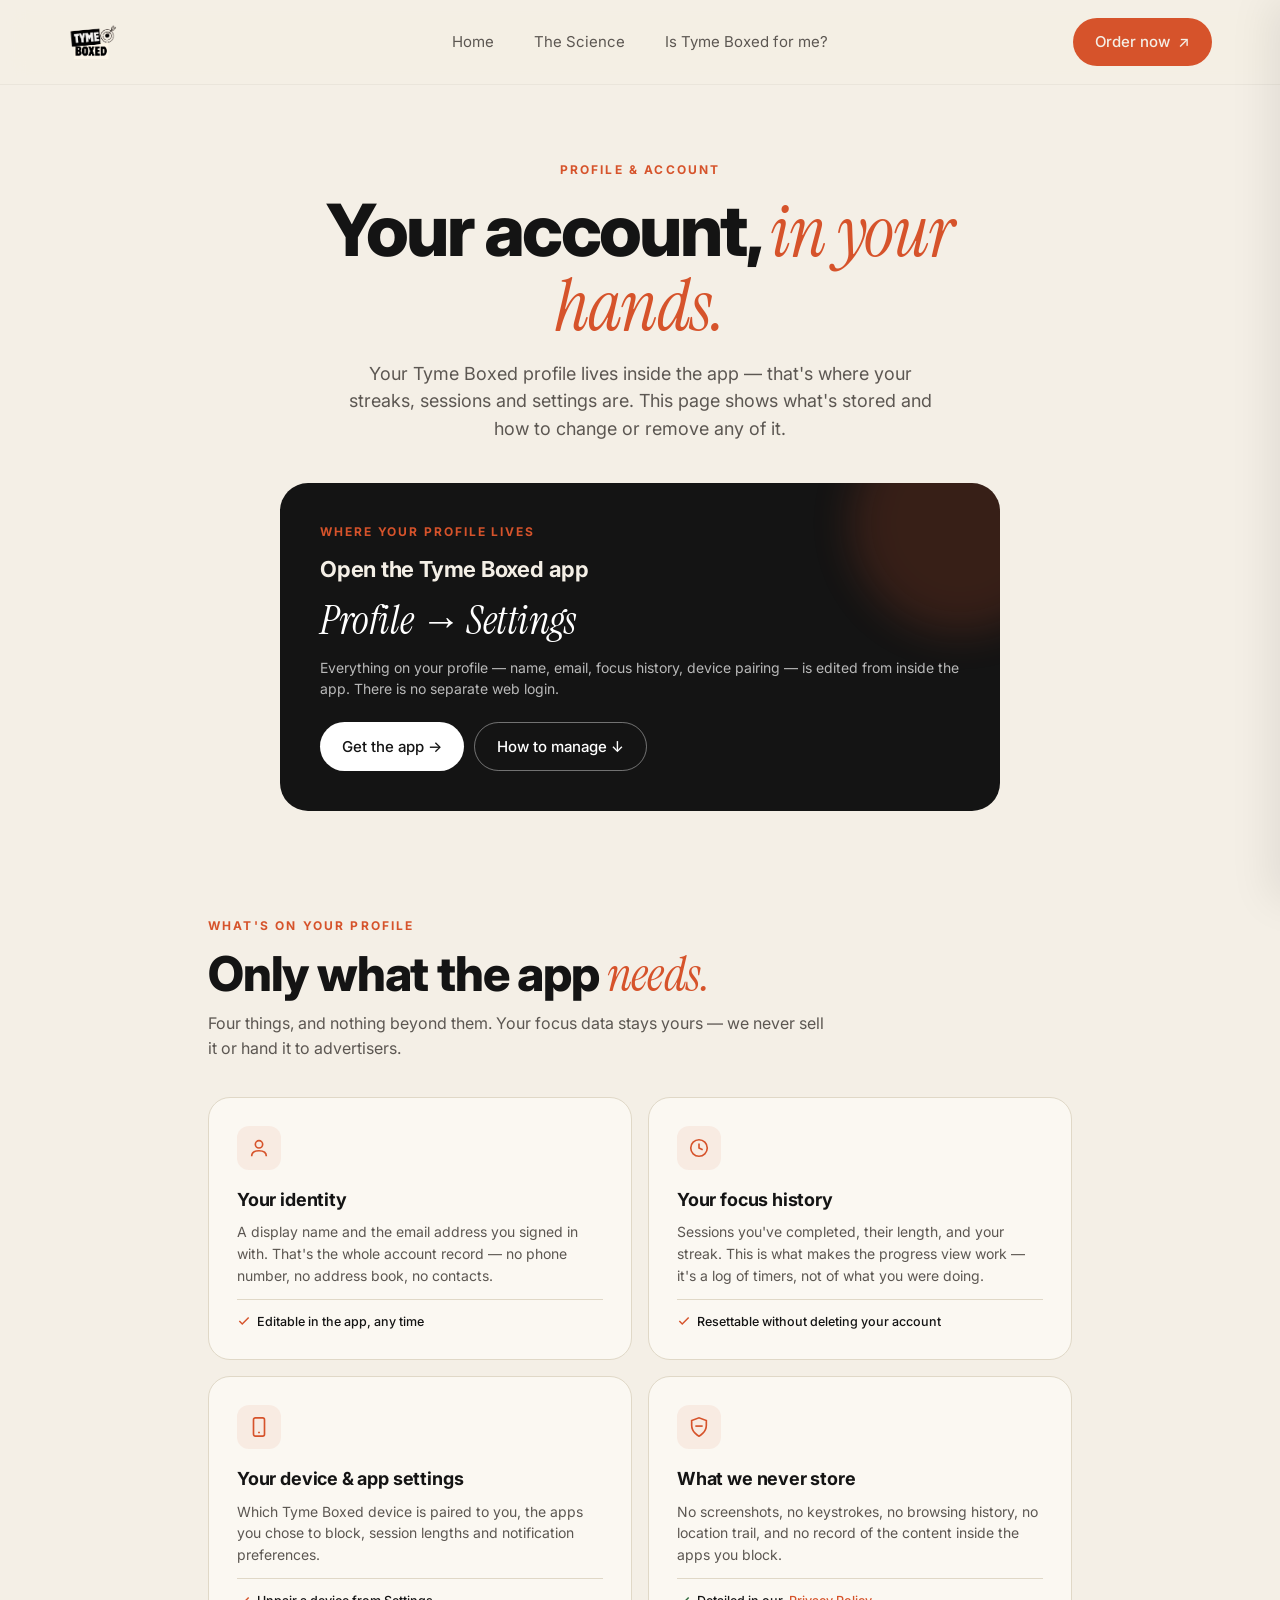
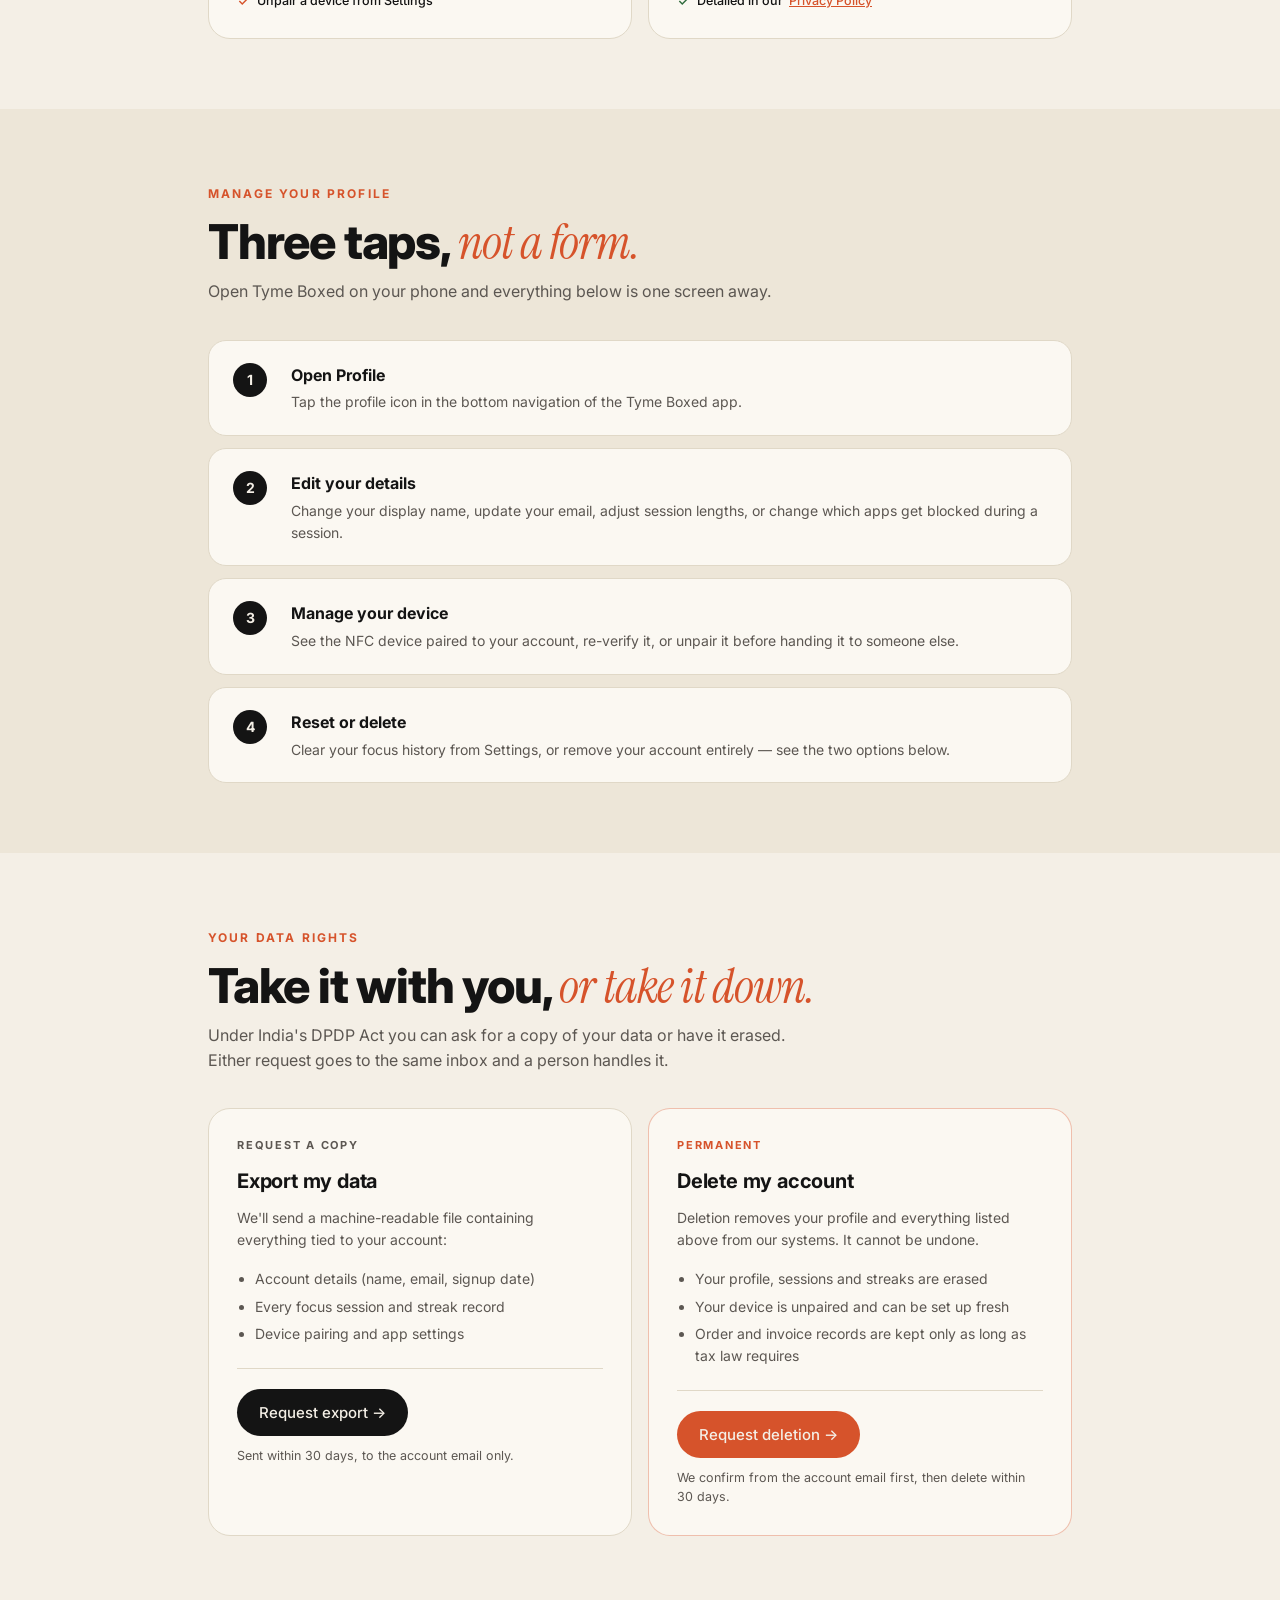
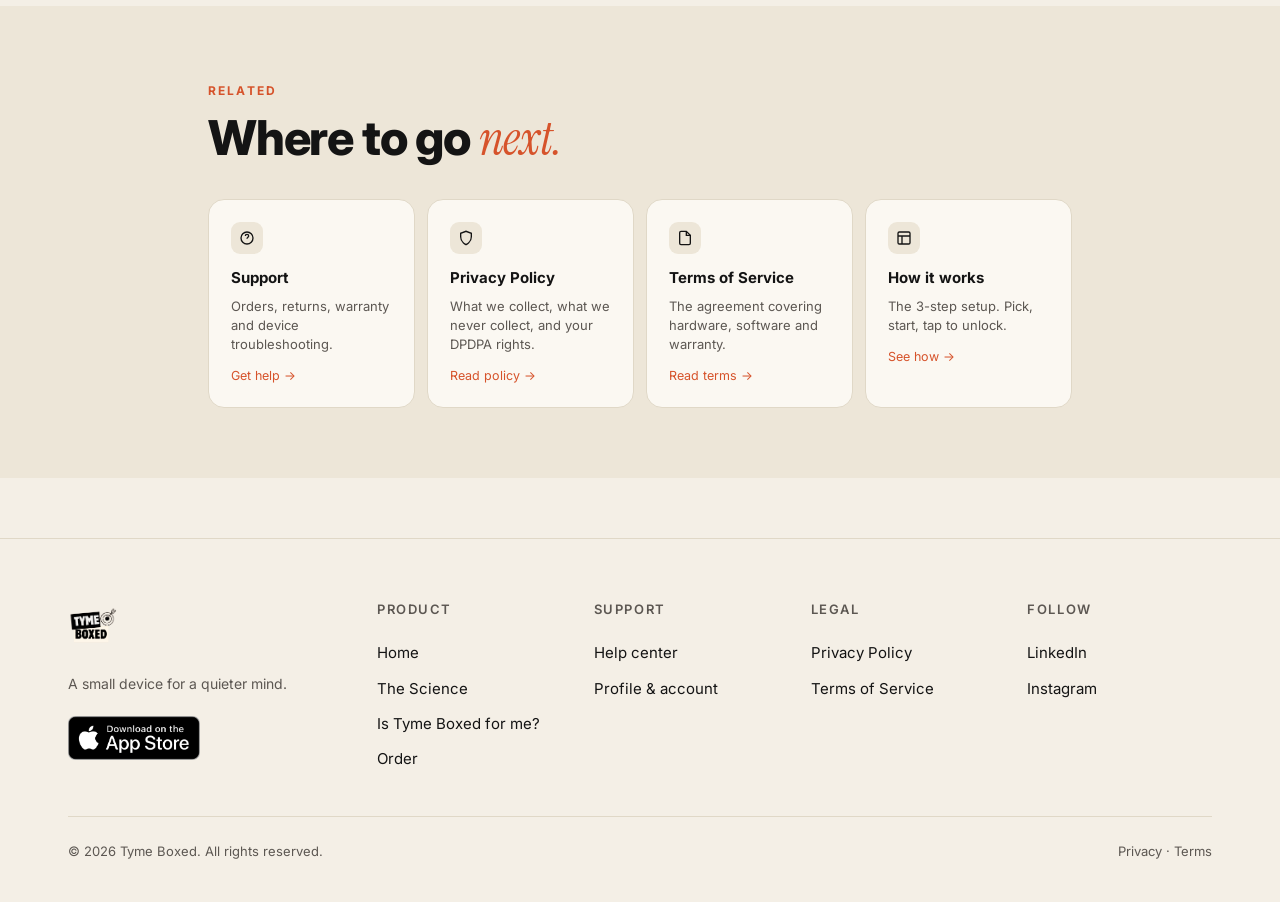
<file: profile/index.html>
<!DOCTYPE html>
<html lang="en">
<head>
<script>
!function(f,b,e,v,n,t,s)
{if(f.fbq)return;n=f.fbq=function(){n.callMethod?
n.callMethod.apply(n,arguments):n.queue.push(arguments)};
if(!f._fbq)f._fbq=n;n.push=n;n.loaded=!0;n.version='2.0';
n.queue=[];t=b.createElement(e);t.async=!0;
t.src=v;s=b.getElementsByTagName(e)[0];
s.parentNode.insertBefore(t,s)}(window, document,'script',
'https://connect.facebook.net/en_US/fbevents.js');
fbq('init', '36986414434290717');
fbq('track', 'PageView');
</script>
<noscript><img height="1" width="1" style="display:none"
src="https://www.facebook.com/tr?id=36986414434290717&ev=PageView&noscript=1"
/></noscript>
<meta charset="UTF-8">
<meta name="viewport" content="width=device-width, initial-scale=1.0, viewport-fit=cover">
<link rel="icon" href="../images/B11.png" type="image/png">
<link rel="apple-touch-icon" href="../images/B11.png">
<title>Your Profile & Account - Tyme Boxed</title>
<meta name="description" content="Manage your Tyme Boxed profile: see what your account holds, update your details in the app, request a copy of your data, or delete your account.">
<link rel="canonical" href="https://tymeboxed.app/profile/">
<link rel="preconnect" href="https://www.clarity.ms">
<script type="text/javascript">
(function(c,l,a,r,i,t,y){
  c[a]=c[a]||function(){(c[a].q=c[a].q||[]).push(arguments)};
  t=l.createElement(r);t.async=1;t.src="https://www.clarity.ms/tag/"+i;
  y=l.getElementsByTagName(r)[0];y.parentNode.insertBefore(t,y);
})(window,document,"clarity","script","w3uyp057u9");
</script>
<link rel="preconnect" href="https://fonts.googleapis.com">
<link rel="preconnect" href="https://fonts.gstatic.com" crossorigin>
<link href="https://fonts.googleapis.com/css2?family=Instrument+Serif:ital@0;1&family=Inter:wght@400;500;600;700;800;900&display=swap" rel="stylesheet">
<link rel="stylesheet" href="../cart-fab.css">
<style>
  :root {
    --bg:        #F4EFE6;
    --bg-warm:   #EDE6D8;
    --bg-card:   #FBF8F2;
    --ink:       #141414;
    --ink-soft:  #5C5752;
    --line:      #E0D8C7;
    --accent:    #D6532B;
    --accent-d:  #B8431F;
    --accent-soft: rgba(214,83,43,0.08);
    --green:     #2F6B3D;
  }
  * { box-sizing: border-box; margin: 0; padding: 0; }
  html { scroll-behavior: smooth; -webkit-font-smoothing: antialiased; overflow-x: clip; }
  body {
    background: var(--bg); color: var(--ink);
    font-family: 'Inter', system-ui, -apple-system, sans-serif;
    font-size: 17px; line-height: 1.55;
    overflow-x: clip;
  }
  .container { max-width: 1200px; margin: 0 auto; padding: 0 28px; }
  .narrow { max-width: 920px; margin: 0 auto; padding: 0 28px; }
  a { color: inherit; text-decoration: none; }

  /* Nav */
  nav {
    position: sticky; top: 0; z-index: 50;
    background: rgba(244,239,230,0.85);
    backdrop-filter: saturate(180%) blur(12px);
    -webkit-backdrop-filter: saturate(180%) blur(12px);
    border-bottom: 1px solid rgba(0,0,0,0.04);
  }
  .nav-inner {
    display: grid; grid-template-columns: 1fr auto 1fr;
    align-items: center; padding: 16px 28px; max-width: 1200px; margin: 0 auto;
  }
  .logo { justify-self: start; display: inline-flex; align-items: center; flex-shrink: 0; line-height: 0; }
  .logo img { height: 52px; width: auto; display: block; }
  .nav-links {
    justify-self: center;
    display: flex; gap: 40px; align-items: center;
    font-size: 15px; color: var(--ink-soft); white-space: nowrap;
  }
  .nav-links a:hover { color: var(--ink); }
  .nav-links a.active { color: var(--ink); font-weight: 500; }
  .nav-actions { justify-self: end; display: flex; align-items: center; gap: 10px; flex-shrink: 0; }
  .btn {
    display: inline-flex; align-items: center; gap: 8px;
    background: var(--ink); color: var(--bg);
    padding: 12px 22px; border-radius: 999px;
    font-weight: 500; font-size: 15px;
    transition: transform .15s, background .15s;
  }
  .btn:hover { background: var(--accent); transform: translateY(-1px); }
  .btn.lg { padding: 16px 28px; font-size: 16px; }
  .btn.accent { background: var(--accent); }
  .btn.accent:hover { background: var(--accent-d); }
  .btn.outline { background: transparent; color: var(--ink); border: 1.5px solid var(--ink); }
  .btn.outline:hover { background: var(--ink); color: var(--bg); }
  .btn.share {
    background: var(--accent); color: var(--bg); font-weight: 500;
    border: 0; cursor: pointer; font-family: inherit;
  }
  .btn.share:hover { background: var(--accent-d); transform: translateY(-1px); }

  /* Hero */
  .hero { padding: 70px 0 30px; text-align: center; }
  .eyebrow {
    display: inline-block;
    font-size: 12px; letter-spacing: 0.18em; text-transform: uppercase;
    color: var(--accent); font-weight: 700; margin-bottom: 14px;
  }
  h1.display {
    font-family: 'Inter', sans-serif; font-weight: 800;
    font-size: clamp(44px, 6vw, 72px);
    line-height: 1.0; letter-spacing: -0.035em;
    margin: 0 auto 18px; max-width: 800px;
  }
  h1.display .ital {
    font-family: 'Instrument Serif', serif; font-style: italic; font-weight: 400;
    color: var(--accent); letter-spacing: -0.02em;
  }
  .hero-sub { font-size: 18px; color: var(--ink-soft); max-width: 600px; margin: 0 auto; }

  /* Open-in-app panel */
  .app-panel {
    max-width: 720px; margin: 40px auto 0;
    background: var(--ink); color: var(--bg);
    border-radius: 28px; padding: 40px;
    position: relative; overflow: hidden; text-align: left;
  }
  .app-panel::before {
    content: ''; position: absolute; right: 0; top: 0;
    width: 220px; height: 220px; border-radius: 50%;
    background: var(--accent); opacity: 0.18; filter: blur(20px);
    transform: translate(70px, -70px); pointer-events: none;
  }
  .app-panel .lbl {
    font-size: 12px; letter-spacing: 0.16em; text-transform: uppercase;
    color: var(--accent); font-weight: 700; margin-bottom: 10px; position: relative;
  }
  .app-panel h2 {
    font-family: 'Inter', sans-serif; font-weight: 700;
    font-size: 22px; letter-spacing: -0.01em; margin-bottom: 8px; position: relative;
  }
  .app-panel .big {
    font-family: 'Instrument Serif', serif; font-style: italic;
    font-size: clamp(28px, 4vw, 40px);
    color: white; line-height: 1.12; letter-spacing: -0.01em;
    display: block; margin: 12px 0 14px; position: relative;
  }
  .app-panel .response { color: rgba(255,255,255,0.7); font-size: 14px; position: relative; }
  .panel-actions { margin-top: 22px; display: flex; gap: 10px; flex-wrap: wrap; position: relative; }
  .panel-actions .btn { background: white; color: var(--ink); }
  .panel-actions .btn:hover { background: var(--accent); color: white; }
  .panel-actions .btn.outline { background: transparent; color: white; border-color: rgba(255,255,255,0.4); }
  .panel-actions .btn.outline:hover { background: white; color: var(--ink); border-color: white; }

  /* Sections */
  section { padding: 70px 0; }
  .section-head { text-align: left; margin-bottom: 36px; }
  h2.section-title {
    font-family: 'Inter', sans-serif; font-weight: 800;
    font-size: clamp(32px, 4vw, 48px);
    line-height: 1.0; letter-spacing: -0.025em;
  }
  h2.section-title .ital {
    font-family: 'Instrument Serif', serif; font-style: italic; font-weight: 400;
    color: var(--accent); letter-spacing: -0.02em;
  }
  .section-sub { margin-top: 12px; color: var(--ink-soft); font-size: 16px; max-width: 620px; }

  /* Data cards */
  .cards { display: grid; grid-template-columns: 1fr 1fr; gap: 16px; }
  .card {
    background: var(--bg-card); border: 1px solid var(--line);
    border-radius: 22px; padding: 28px;
    transition: transform .25s, border-color .15s;
  }
  .card:hover { transform: translateY(-3px); border-color: var(--ink-soft); }
  .card .ic {
    width: 44px; height: 44px; border-radius: 12px;
    background: var(--accent-soft); color: var(--accent);
    display: grid; place-items: center; margin-bottom: 16px;
  }
  .card h3 {
    font-family: 'Inter', sans-serif; font-weight: 700;
    font-size: 18px; letter-spacing: -0.01em; margin-bottom: 8px;
  }
  .card p { font-size: 14px; color: var(--ink-soft); line-height: 1.55; }
  .card .hint {
    margin-top: 12px; padding-top: 12px; border-top: 1px solid var(--line);
    font-size: 12.5px; color: var(--ink); font-weight: 500;
    display: flex; gap: 6px; align-items: center;
  }
  .card .hint svg { width: 14px; height: 14px; color: var(--accent); flex-shrink: 0; }
  .card .hint.never svg { color: var(--green); }

  /* Steps */
  .steps { display: grid; gap: 12px; margin-top: 28px; }
  .step {
    background: var(--bg-card); border: 1px solid var(--line);
    border-radius: 18px; padding: 22px 24px;
    display: grid; grid-template-columns: 40px 1fr; gap: 18px; align-items: start;
  }
  .step .num {
    width: 34px; height: 34px; border-radius: 50%;
    background: var(--ink); color: var(--bg);
    display: grid; place-items: center;
    font-size: 14px; font-weight: 700;
  }
  .step h4 { font-family: 'Inter', sans-serif; font-weight: 700; font-size: 16px; margin-bottom: 4px; }
  .step p { font-size: 14px; color: var(--ink-soft); }

  /* Action rows (export / delete) */
  .actions-grid { display: grid; grid-template-columns: 1fr 1fr; gap: 16px; margin-top: 28px; }
  .action {
    background: var(--bg-card); border: 1px solid var(--line);
    border-radius: 22px; padding: 28px;
    display: flex; flex-direction: column;
  }
  .action.danger { border-color: rgba(214,83,43,0.35); }
  .action .tag {
    font-size: 11px; letter-spacing: 0.16em; text-transform: uppercase;
    font-weight: 700; color: var(--ink-soft); margin-bottom: 12px;
  }
  .action.danger .tag { color: var(--accent); }
  .action h3 { font-family: 'Inter', sans-serif; font-weight: 700; font-size: 20px; margin-bottom: 10px; letter-spacing: -0.01em; }
  .action p { font-size: 14px; color: var(--ink-soft); }
  .action ul { margin: 14px 0 0 18px; }
  .action li { font-size: 14px; color: var(--ink-soft); padding: 3px 0; }
  .action .cta { margin-top: 20px; padding-top: 20px; border-top: 1px solid var(--line); }
  .action .fine { font-size: 12.5px; color: var(--ink-soft); margin-top: 10px; }

  /* Helpful links */
  .links-row { display: grid; grid-template-columns: 1fr 1fr 1fr 1fr; gap: 12px; margin-top: 28px; }
  .link-card {
    background: var(--bg-card); border: 1px solid var(--line);
    border-radius: 16px; padding: 22px;
    display: flex; flex-direction: column; gap: 8px;
    transition: transform .2s, border-color .15s;
  }
  .link-card:hover { transform: translateY(-2px); border-color: var(--accent); }
  .link-card .ic {
    width: 32px; height: 32px; border-radius: 9px;
    background: var(--bg-warm); display: grid; place-items: center;
    color: var(--ink); margin-bottom: 4px;
  }
  .link-card h4 { font-family: 'Inter', sans-serif; font-weight: 700; font-size: 15px; }
  .link-card p { font-size: 13px; color: var(--ink-soft); line-height: 1.45; }
  .link-card .go { font-size: 12.5px; color: var(--accent); margin-top: 4px; }

  /* Footer */
  footer { padding: 60px 0 40px; border-top: 1px solid var(--line); margin-top: 60px; }
  .foot-grid { display: grid; grid-template-columns: 1.5fr 1fr 1fr 1fr 1fr; gap: 32px; }
  .foot-grid h5 { font-size: 13px; text-transform: uppercase; letter-spacing: 0.12em; color: var(--ink-soft); margin-bottom: 16px; font-weight: 600; }
  .foot-grid a { display: block; padding: 6px 0; font-size: 15px; color: var(--ink); }
  .foot-grid a:hover { color: var(--accent); }
  .foot-bottom { margin-top: 40px; padding-top: 24px; border-top: 1px solid var(--line); display: flex; justify-content: space-between; align-items: center; font-size: 13px; color: var(--ink-soft); flex-wrap: wrap; gap: 12px; }
  .app-badge { display: inline-block; margin-top: 16px; }
  .app-badge img { height: 44px; display: block; }
  .muted { color: var(--ink-soft); }

  @media (max-width: 880px) {
    .container, .narrow { padding: 0 20px; }
    .nav-links { display: none; }
    .nav-inner { display: flex; justify-content: space-between; padding: 12px 18px; }
    .logo img { height: 40px; }
    .btn { padding: 9px 16px; font-size: 13px; }
    .btn.lg { padding: 13px 20px; font-size: 14px; }

    .hero { padding: 40px 0 22px; }
    h1.display { font-size: 38px; }
    .hero-sub { font-size: 15px; }
    .app-panel { margin: 28px 20px 0; padding: 28px 22px; border-radius: 22px; }
    .app-panel h2 { font-size: 18px; }
    .app-panel .big { font-size: 25px; line-height: 1.15; }
    .app-panel .response { font-size: 13px; }
    .panel-actions .btn { padding: 11px 18px; font-size: 13px; }

    section { padding: 50px 0; }
    h2.section-title { font-size: 28px; }
    .section-sub { font-size: 14px; }
    .cards { grid-template-columns: 1fr; gap: 12px; }
    .card { padding: 22px; border-radius: 18px; }
    .card h3 { font-size: 16px; }
    .step { padding: 18px; border-radius: 16px; grid-template-columns: 34px 1fr; gap: 14px; }
    .actions-grid { grid-template-columns: 1fr; }
    .action { padding: 22px; border-radius: 18px; }

    .links-row { grid-template-columns: 1fr 1fr; gap: 10px; }
    .link-card { padding: 18px; border-radius: 14px; }

    .foot-grid { grid-template-columns: 1fr 1fr; gap: 28px; }
  }
  @media (max-width: 380px) {
    .container, .narrow { padding: 0 16px; }
    .nav-inner { padding: 11px 16px; }
    h1.display { font-size: 32px; }
    .app-panel .big { font-size: 22px; }
    .links-row { grid-template-columns: 1fr; }
    .foot-grid { grid-template-columns: 1fr; gap: 24px; }
  }

  @media (min-width: 881px) { .menu-toggle { display: none; } }
  @media (max-width: 880px) { .menu-toggle { display: flex; } }
  .menu-toggle { background: none; border: none; cursor: pointer; width: 40px; height: 40px; flex-direction: column; justify-content: center; align-items: center; gap: 5px; padding: 8px; flex-shrink: 0; }
  .menu-toggle span { display: block; width: 20px; height: 2px; background: var(--ink); border-radius: 2px; }
  .mobile-menu-backdrop { position: fixed; inset: 0; background: rgba(0,0,0,0.3); z-index: 99; opacity: 0; pointer-events: none; transition: opacity .35s ease; }
  .mobile-menu-backdrop.open { opacity: 1; pointer-events: auto; }
  .mobile-menu { position: fixed; top: 0; right: 0; bottom: 0; width: min(320px, 82vw); background: var(--bg); z-index: 100; transform: translateX(100%); transition: transform .35s cubic-bezier(.4,0,.2,1); display: flex; flex-direction: column; box-shadow: -10px 0 40px rgba(0,0,0,0.08); }
  .mobile-menu.open { transform: translateX(0); }
  .mobile-menu-header { display: flex; justify-content: space-between; align-items: center; padding: 16px 22px; border-bottom: 1px solid var(--line); }
  .menu-close { background: none; border: none; cursor: pointer; font-size: 28px; color: var(--ink); width: 40px; height: 40px; display: grid; place-items: center; }
  .mobile-menu-links { padding: 32px 22px; display: flex; flex-direction: column; gap: 4px; flex: 1; }
  .mobile-menu-links a { font-size: 18px; font-weight: 500; padding: 14px 0; color: var(--ink); border-bottom: 1px solid var(--line); transition: color .15s; }
  .mobile-menu-links a:last-child { border-bottom: none; }
  .mobile-menu-links a:hover { color: var(--accent); }
  .reveal { opacity: 0; transform: translateY(20px); transition: opacity .7s ease, transform .7s ease; }
  .reveal.in { opacity: 1; transform: none; }
</style>
</head>
<body>

<nav>
  <div class="nav-inner">
    <a href="../index.html" class="logo"><img src="../images/B1.png" alt="Tyme Boxed" /></a>
    <div class="nav-links">
      <a href="../index.html">Home</a>
      <a href="../science.html">The Science</a>
      <a href="../quiz.html">Is Tyme Boxed for me?</a>
    </div>
    <div class="nav-actions">
      <a href="../preorder.html" class="btn share">Order now <span class="arrow">↗</span></a>
      <button class="menu-toggle" type="button" aria-label="Open menu"><span></span><span></span><span></span></button>
    </div>
  </div>
</nav>

<div class="mobile-menu-backdrop" id="menuBackdrop"></div>
<div class="mobile-menu" id="mobileMenu">
  <div class="mobile-menu-header">
    <a href="../index.html" class="logo"><img src="../images/B1.png" alt="Tyme Boxed" /></a>
    <button class="menu-close" aria-label="Close menu">×</button>
  </div>
  <div class="mobile-menu-links">
    <a href="../index.html">Home</a>
    <a href="../science.html">The Science</a>
    <a href="../quiz.html">Is Tyme Boxed for me?</a>
    <a href="../support.html">Support</a>
  </div>
</div>

<header class="hero">
  <div class="narrow">
    <div class="eyebrow">Profile &amp; account</div>
    <h1 class="display">Your account, <span class="ital">in your hands.</span></h1>
    <p class="hero-sub">Your Tyme Boxed profile lives inside the app — that's where your streaks, sessions and settings are. This page shows what's stored and how to change or remove any of it.</p>

    <div class="app-panel">
      <div class="lbl">Where your profile lives</div>
      <h2>Open the Tyme Boxed app</h2>
      <span class="big">Profile → Settings</span>
      <div class="response">Everything on your profile — name, email, focus history, device pairing — is edited from inside the app. There is no separate web login.</div>
      <div class="panel-actions">
        <a href="../app.html" class="btn">Get the app →</a>
        <a href="#manage" class="btn outline">How to manage ↓</a>
      </div>
    </div>
  </div>
</header>

<!-- ───── WHAT YOUR PROFILE HOLDS ───── -->
<section id="whats-stored">
  <div class="narrow">
    <div class="section-head">
      <div class="eyebrow">What's on your profile</div>
      <h2 class="section-title">Only what the app <span class="ital">needs.</span></h2>
      <p class="section-sub">Four things, and nothing beyond them. Your focus data stays yours — we never sell it or hand it to advertisers.</p>
    </div>

    <div class="cards">
      <div class="card reveal">
        <div class="ic">
          <svg width="22" height="22" viewBox="0 0 24 24" fill="none" stroke="currentColor" stroke-width="1.8">
            <circle cx="12" cy="8" r="4"/>
            <path d="M4 21c0-4 3.6-6 8-6s8 2 8 6"/>
          </svg>
        </div>
        <h3>Your identity</h3>
        <p>A display name and the email address you signed in with. That's the whole account record — no phone number, no address book, no contacts.</p>
        <div class="hint">
          <svg viewBox="0 0 24 24" fill="none" stroke="currentColor" stroke-width="2.5"><polyline points="20 6 9 17 4 12"/></svg>
          Editable in the app, any time
        </div>
      </div>

      <div class="card reveal">
        <div class="ic">
          <svg width="22" height="22" viewBox="0 0 24 24" fill="none" stroke="currentColor" stroke-width="1.8">
            <circle cx="12" cy="12" r="9"/>
            <polyline points="12 7 12 12 16 14"/>
          </svg>
        </div>
        <h3>Your focus history</h3>
        <p>Sessions you've completed, their length, and your streak. This is what makes the progress view work — it's a log of timers, not of what you were doing.</p>
        <div class="hint">
          <svg viewBox="0 0 24 24" fill="none" stroke="currentColor" stroke-width="2.5"><polyline points="20 6 9 17 4 12"/></svg>
          Resettable without deleting your account
        </div>
      </div>

      <div class="card reveal">
        <div class="ic">
          <svg width="22" height="22" viewBox="0 0 24 24" fill="none" stroke="currentColor" stroke-width="1.8">
            <rect x="6" y="2" width="12" height="20" rx="2"/>
            <line x1="11" y1="18" x2="13" y2="18"/>
          </svg>
        </div>
        <h3>Your device &amp; app settings</h3>
        <p>Which Tyme Boxed device is paired to you, the apps you chose to block, session lengths and notification preferences.</p>
        <div class="hint">
          <svg viewBox="0 0 24 24" fill="none" stroke="currentColor" stroke-width="2.5"><polyline points="20 6 9 17 4 12"/></svg>
          Unpair a device from Settings
        </div>
      </div>

      <div class="card reveal">
        <div class="ic">
          <svg width="22" height="22" viewBox="0 0 24 24" fill="none" stroke="currentColor" stroke-width="1.8">
            <path d="M12 22s8-4 8-12V5l-8-3-8 3v5c0 8 8 12 8 12z"/>
            <line x1="8" y1="11" x2="16" y2="11"/>
          </svg>
        </div>
        <h3>What we never store</h3>
        <p>No screenshots, no keystrokes, no browsing history, no location trail, and no record of the content inside the apps you block.</p>
        <div class="hint never">
          <svg viewBox="0 0 24 24" fill="none" stroke="currentColor" stroke-width="2.5"><polyline points="20 6 9 17 4 12"/></svg>
          Detailed in our <a href="../privacy.html" style="color:var(--accent);text-decoration:underline;">Privacy Policy</a>
        </div>
      </div>
    </div>
  </div>
</section>

<!-- ───── MANAGE IN THE APP ───── -->
<section id="manage" style="background: var(--bg-warm);">
  <div class="narrow">
    <div class="section-head">
      <div class="eyebrow">Manage your profile</div>
      <h2 class="section-title">Three taps, <span class="ital">not a form.</span></h2>
      <p class="section-sub">Open Tyme Boxed on your phone and everything below is one screen away.</p>
    </div>

    <div class="steps">
      <div class="step reveal">
        <div class="num">1</div>
        <div>
          <h4>Open Profile</h4>
          <p>Tap the profile icon in the bottom navigation of the Tyme Boxed app.</p>
        </div>
      </div>
      <div class="step reveal">
        <div class="num">2</div>
        <div>
          <h4>Edit your details</h4>
          <p>Change your display name, update your email, adjust session lengths, or change which apps get blocked during a session.</p>
        </div>
      </div>
      <div class="step reveal">
        <div class="num">3</div>
        <div>
          <h4>Manage your device</h4>
          <p>See the NFC device paired to your account, re-verify it, or unpair it before handing it to someone else.</p>
        </div>
      </div>
      <div class="step reveal">
        <div class="num">4</div>
        <div>
          <h4>Reset or delete</h4>
          <p>Clear your focus history from Settings, or remove your account entirely — see the two options below.</p>
        </div>
      </div>
    </div>
  </div>
</section>

<!-- ───── EXPORT / DELETE ───── -->
<section id="data-requests">
  <div class="narrow">
    <div class="section-head">
      <div class="eyebrow">Your data rights</div>
      <h2 class="section-title">Take it with you, <span class="ital">or take it down.</span></h2>
      <p class="section-sub">Under India's DPDP Act you can ask for a copy of your data or have it erased. Either request goes to the same inbox and a person handles it.</p>
    </div>

    <div class="actions-grid">
      <div class="action reveal">
        <div class="tag">Request a copy</div>
        <h3>Export my data</h3>
        <p>We'll send a machine-readable file containing everything tied to your account:</p>
        <ul>
          <li>Account details (name, email, signup date)</li>
          <li>Every focus session and streak record</li>
          <li>Device pairing and app settings</li>
        </ul>
        <div class="cta">
          <a class="btn" href="mailto:support@tymeboxed.app?subject=Data%20export%20request%20%E2%80%94%20Tyme%20Boxed&body=Hi%20Tyme%20Boxed%20team%2C%0A%0AI%27d%20like%20a%20copy%20of%20the%20data%20associated%20with%20my%20account.%0A%0AAccount%20email%3A%20%0A%0AThanks.">Request export →</a>
          <div class="fine">Sent within 30 days, to the account email only.</div>
        </div>
      </div>

      <div class="action danger reveal">
        <div class="tag">Permanent</div>
        <h3>Delete my account</h3>
        <p>Deletion removes your profile and everything listed above from our systems. It cannot be undone.</p>
        <ul>
          <li>Your profile, sessions and streaks are erased</li>
          <li>Your device is unpaired and can be set up fresh</li>
          <li>Order and invoice records are kept only as long as tax law requires</li>
        </ul>
        <div class="cta">
          <a class="btn accent" href="mailto:support@tymeboxed.app?subject=Account%20deletion%20request%20%E2%80%94%20Tyme%20Boxed&body=Hi%20Tyme%20Boxed%20team%2C%0A%0APlease%20delete%20my%20Tyme%20Boxed%20account%20and%20all%20associated%20data.%0A%0AAccount%20email%3A%20%0A%0AI%20understand%20this%20cannot%20be%20undone.%0A%0AThanks.">Request deletion →</a>
          <div class="fine">We confirm from the account email first, then delete within 30 days.</div>
        </div>
      </div>
    </div>
  </div>
</section>

<!-- ───── HELPFUL LINKS ───── -->
<section style="background: var(--bg-warm);">
  <div class="narrow">
    <div class="section-head">
      <div class="eyebrow">Related</div>
      <h2 class="section-title">Where to go <span class="ital">next.</span></h2>
    </div>

    <div class="links-row">
      <a class="link-card" href="../support.html">
        <div class="ic"><svg width="16" height="16" viewBox="0 0 24 24" fill="none" stroke="currentColor" stroke-width="2"><circle cx="12" cy="12" r="9"/><path d="M9.5 9a2.5 2.5 0 0 1 5 0c0 1.5-2.5 2-2.5 4"/><line x1="12" y1="17" x2="12" y2="17.01"/></svg></div>
        <h4>Support</h4>
        <p>Orders, returns, warranty and device troubleshooting.</p>
        <span class="go">Get help →</span>
      </a>
      <a class="link-card" href="../privacy.html">
        <div class="ic"><svg width="16" height="16" viewBox="0 0 24 24" fill="none" stroke="currentColor" stroke-width="2"><path d="M12 22s8-4 8-12V5l-8-3-8 3v5c0 8 8 12 8 12z"/></svg></div>
        <h4>Privacy Policy</h4>
        <p>What we collect, what we never collect, and your DPDPA rights.</p>
        <span class="go">Read policy →</span>
      </a>
      <a class="link-card" href="../terms.html">
        <div class="ic"><svg width="16" height="16" viewBox="0 0 24 24" fill="none" stroke="currentColor" stroke-width="2"><path d="M14 2H6a2 2 0 0 0-2 2v16a2 2 0 0 0 2 2h12a2 2 0 0 0 2-2V8z"/><polyline points="14 2 14 8 20 8"/></svg></div>
        <h4>Terms of Service</h4>
        <p>The agreement covering hardware, software and warranty.</p>
        <span class="go">Read terms →</span>
      </a>
      <a class="link-card" href="../index.html#how">
        <div class="ic"><svg width="16" height="16" viewBox="0 0 24 24" fill="none" stroke="currentColor" stroke-width="2"><rect x="3" y="3" width="18" height="18" rx="2"/><path d="M3 9h18M9 21V9"/></svg></div>
        <h4>How it works</h4>
        <p>The 3-step setup. Pick, start, tap to unlock.</p>
        <span class="go">See how →</span>
      </a>
    </div>
  </div>
</section>

<footer>
  <div class="container">
    <div class="foot-grid">
      <div>
        <div class="logo"><img src="../images/B1.png" alt="Tyme Boxed" /></div>
        <p class="muted" style="margin-top: 14px; font-size: 14px; max-width: 280px;">A small device for a quieter mind.</p>
        <a class="app-badge" href="https://apps.apple.com/in/app/tyme-boxed/id6759287522">
          <img src="../images/app.png" alt="Download on the App Store">
        </a>
      </div>
      <div>
        <h5>Product</h5>
        <a href="../index.html">Home</a>
        <a href="../science.html">The Science</a>
        <a href="../quiz.html">Is Tyme Boxed for me?</a>
        <a href="../preorder.html">Order</a>
      </div>
      <div>
        <h5>Support</h5>
        <a href="../support.html">Help center</a>
        <a href="./">Profile &amp; account</a>
      </div>
      <div>
        <h5>Legal</h5>
        <a href="../privacy.html">Privacy Policy</a>
        <a href="../terms.html">Terms of Service</a>
      </div>
      <div>
        <h5>Follow</h5>
        <a href="https://www.linkedin.com/company/tyme-boxed/">LinkedIn</a>
        <a href="https://www.instagram.com/tyme_boxed">Instagram</a>
      </div>
    </div>
    <div class="foot-bottom">
      <span>© 2026 Tyme Boxed. All rights reserved.</span>
      <span><a href="../privacy.html">Privacy</a> · <a href="../terms.html">Terms</a></span>
    </div>
  </div>
</footer>

<button type="button" class="cart-fab" id="cart-fab" aria-label="Open cart">
  <svg viewBox="0 0 24 24" fill="none" stroke="currentColor" stroke-width="2" aria-hidden="true">
    <path d="M6 6h15l-1.5 9h-12z"/>
    <path d="M6 6L5 3H2"/>
    <circle cx="9" cy="20" r="1"/>
    <circle cx="18" cy="20" r="1"/>
  </svg>
  <span class="cart-fab-count" id="cart-fab-count">1</span>
</button>
<script src="../cart.js"></script>

<script>
  const io = new IntersectionObserver((entries) => {
    entries.forEach(e => { if (e.isIntersecting) { e.target.classList.add('in'); io.unobserve(e.target); } });
  }, { threshold: 0.1 });
  document.querySelectorAll('.reveal').forEach(el => io.observe(el));

  // Mobile menu
  (function(){
    const toggle = document.querySelector('.menu-toggle');
    const menu = document.getElementById('mobileMenu');
    const backdrop = document.getElementById('menuBackdrop');
    const close = document.querySelector('.menu-close');
    function open() { menu.classList.add('open'); backdrop.classList.add('open'); document.body.style.overflow = 'hidden'; }
    function shut() { menu.classList.remove('open'); backdrop.classList.remove('open'); document.body.style.overflow = ''; }
    toggle.addEventListener('click', open);
    close.addEventListener('click', shut);
    backdrop.addEventListener('click', shut);
    menu.querySelectorAll('a').forEach(a => a.addEventListener('click', shut));
  })();
</script>
</body>
</html>
</file>
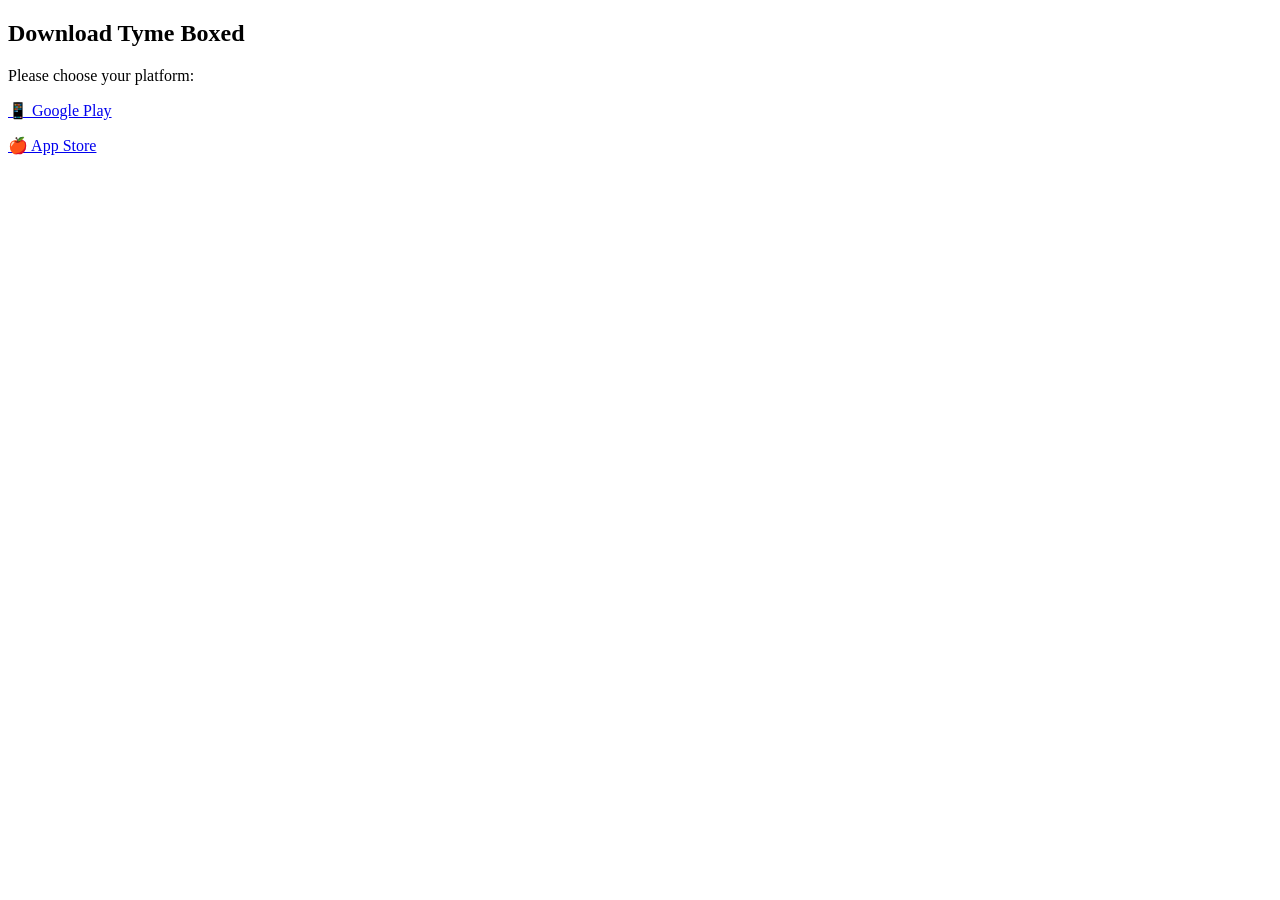
<file: app.html>
<!DOCTYPE html>
<html lang="en">
<head>
  <meta charset="UTF-8" />
  <meta name="viewport" content="width=device-width, initial-scale=1.0" />
  <title>Redirecting - Tyme Boxed</title>
</head>

<body>
  <p id="message">Redirecting...</p>

  <script>
    const PLAY_STORE =
      "https://play.google.com/store/apps/details?id=dev.ambitionsoftware.tyme_boxed";

    const APP_STORE =
      "https://apps.apple.com/in/app/tyme-boxed/id6759287522";

    const userAgent = navigator.userAgent || navigator.vendor || window.opera;

    if (/android/i.test(userAgent)) {
      window.location.replace(PLAY_STORE);
    } else if (/iPad|iPhone|iPod/.test(userAgent) && !window.MSStream) {
      window.location.replace(APP_STORE);
    } else {
      // Desktop or other devices
      document.getElementById("message").innerHTML = `
        <h2>Download Tyme Boxed</h2>
        <p>Please choose your platform:</p>
        <p><a href="${PLAY_STORE}">📱 Google Play</a></p>
        <p><a href="${APP_STORE}">🍎 App Store</a></p>
      `;
    }
  </script>

  <script type="text/javascript">
    (function (c, l, a, r, i, t, y) {
      c[a] = c[a] || function () {
        (c[a].q = c[a].q || []).push(arguments);
      };
      t = l.createElement(r);
      t.async = 1;
      t.src = "https://www.clarity.ms/tag/" + i;
      y = l.getElementsByTagName(r)[0];
      y.parentNode.insertBefore(t, y);
    })(window, document, "clarity", "script", "w3uyp057u9");
  </script>
</body>
</html>
</file>
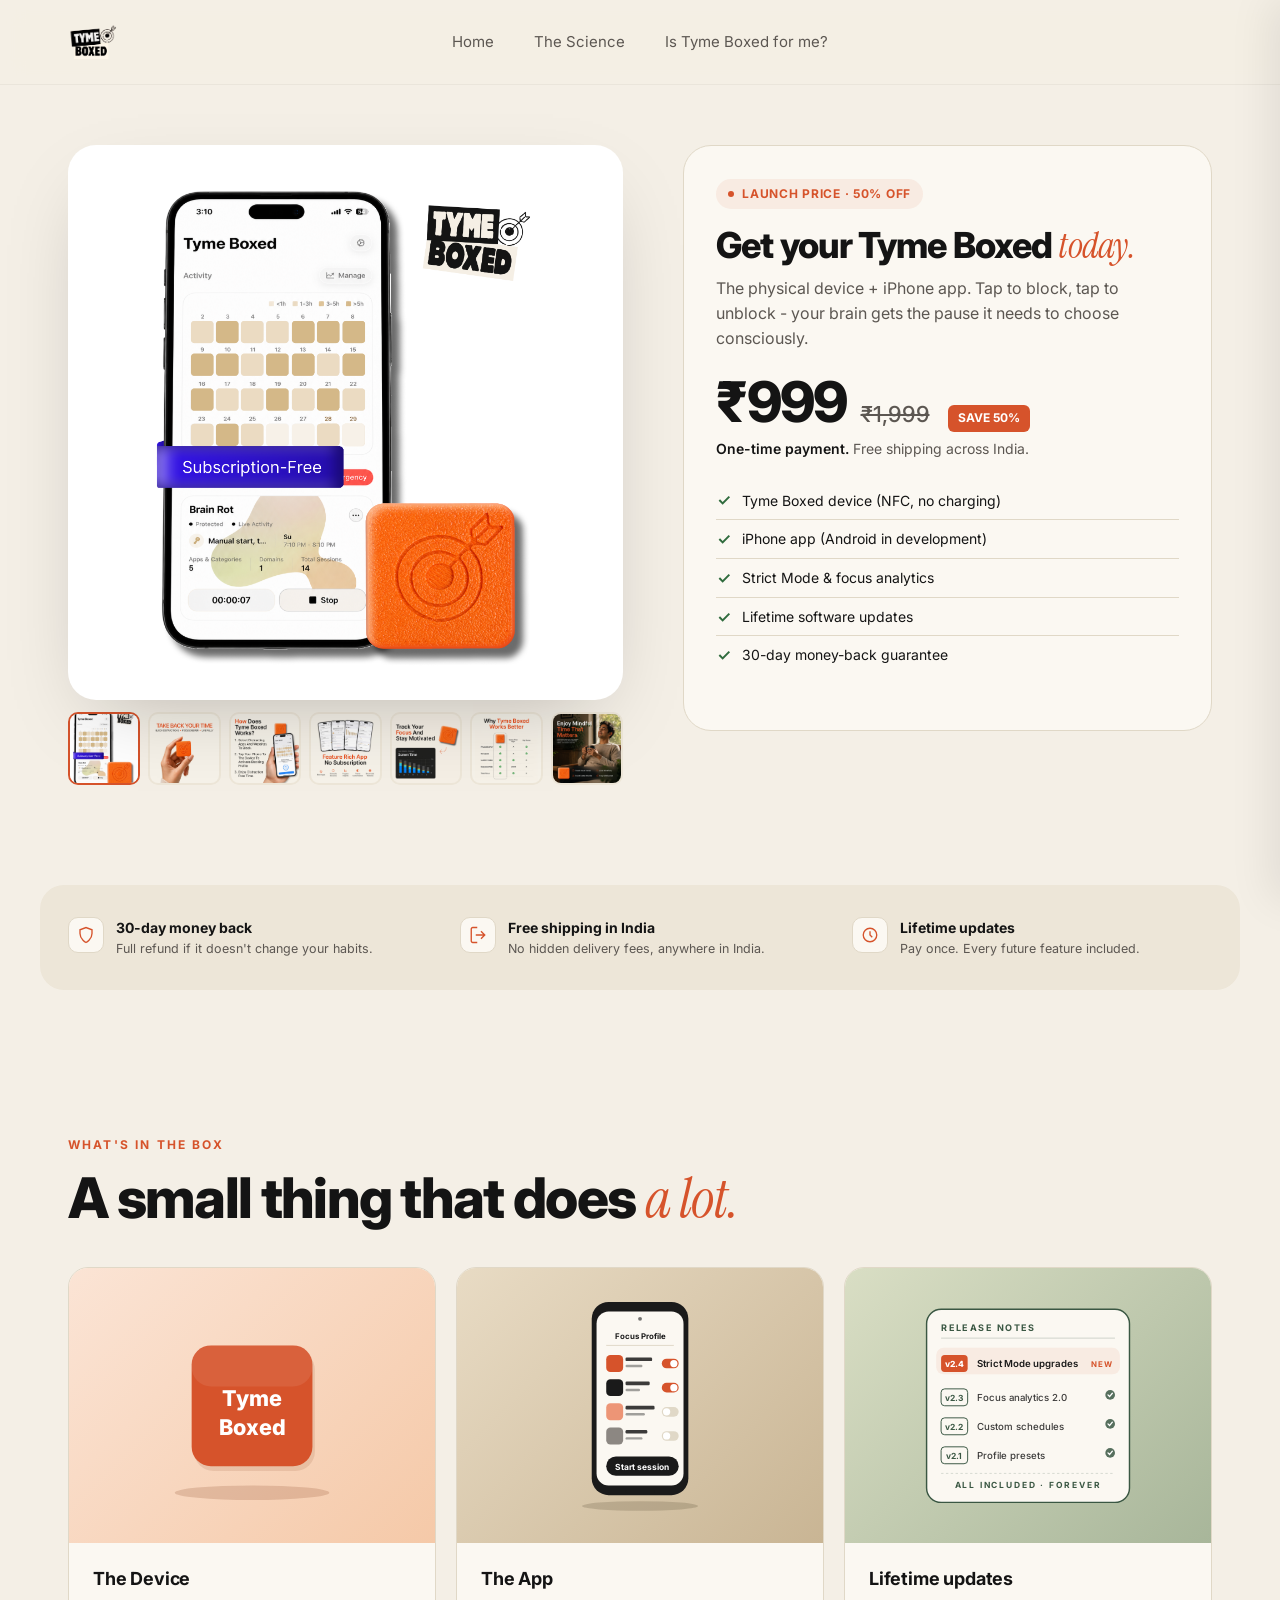
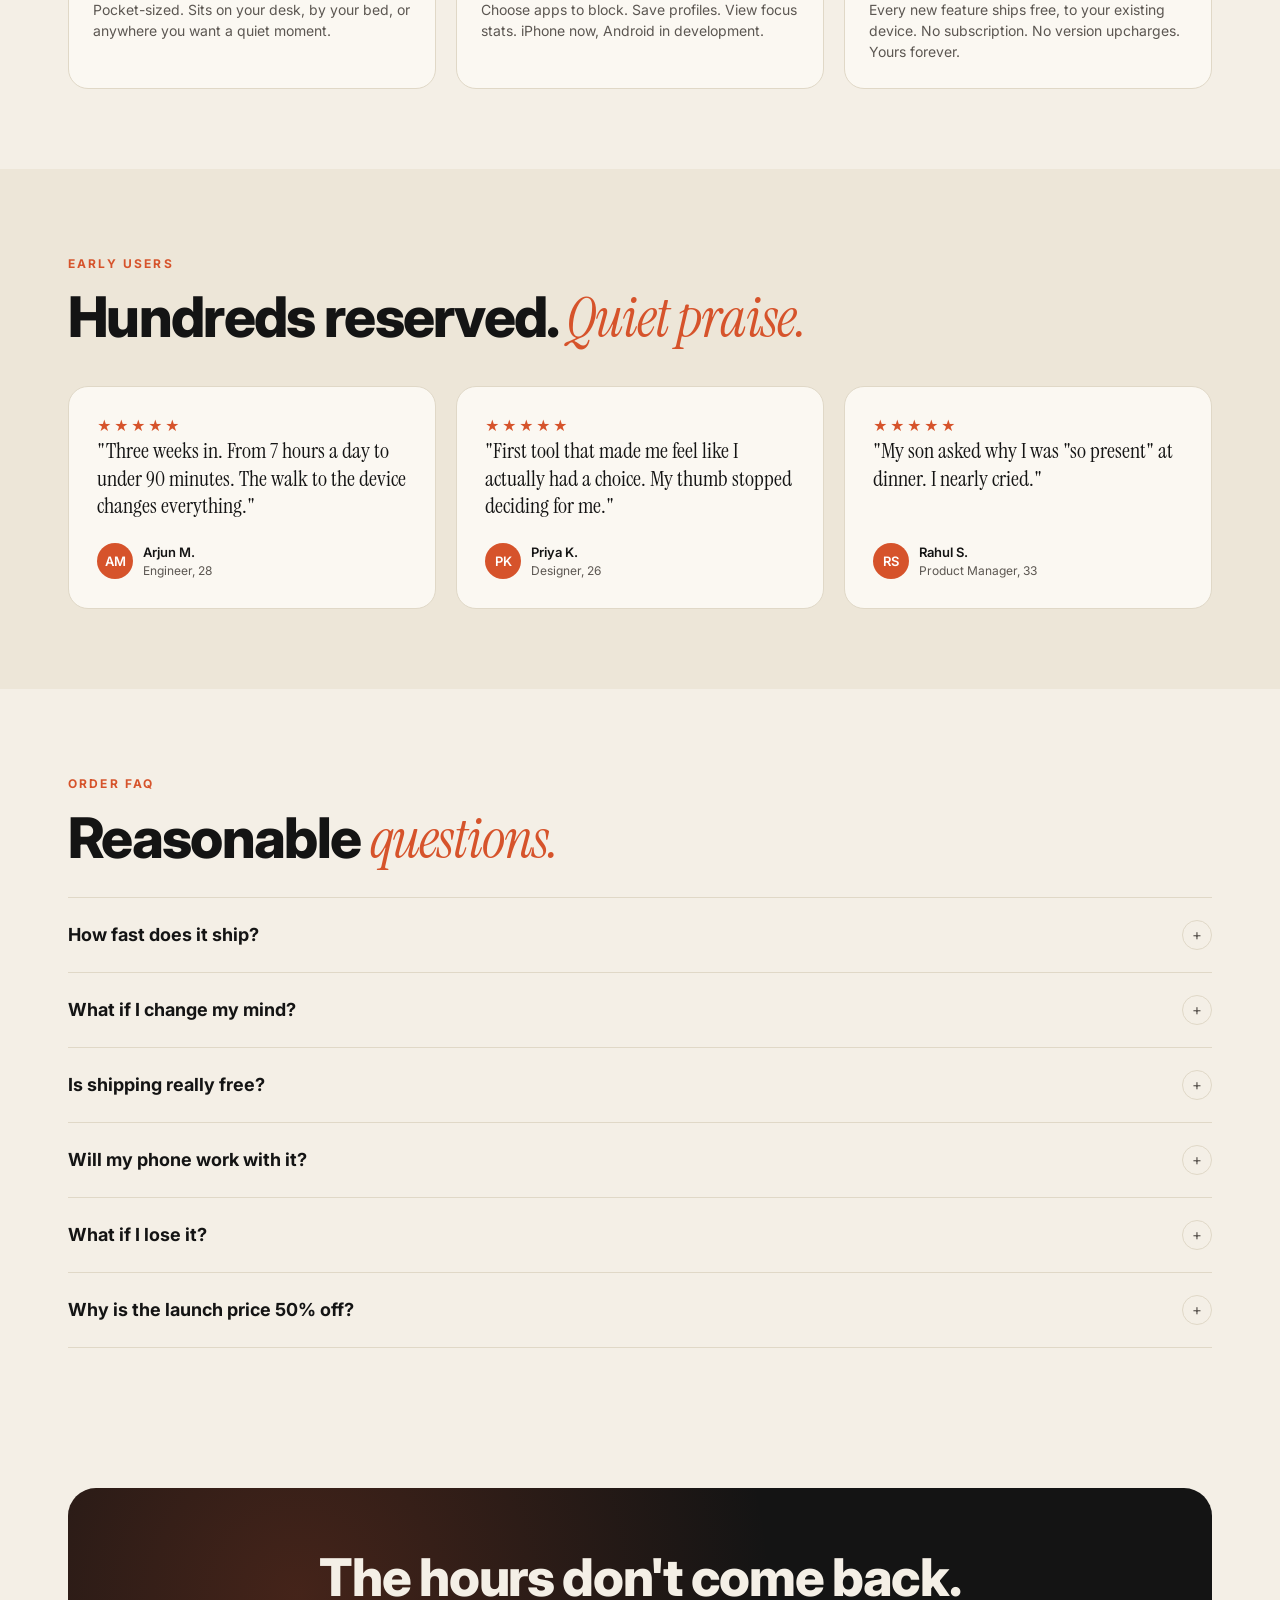
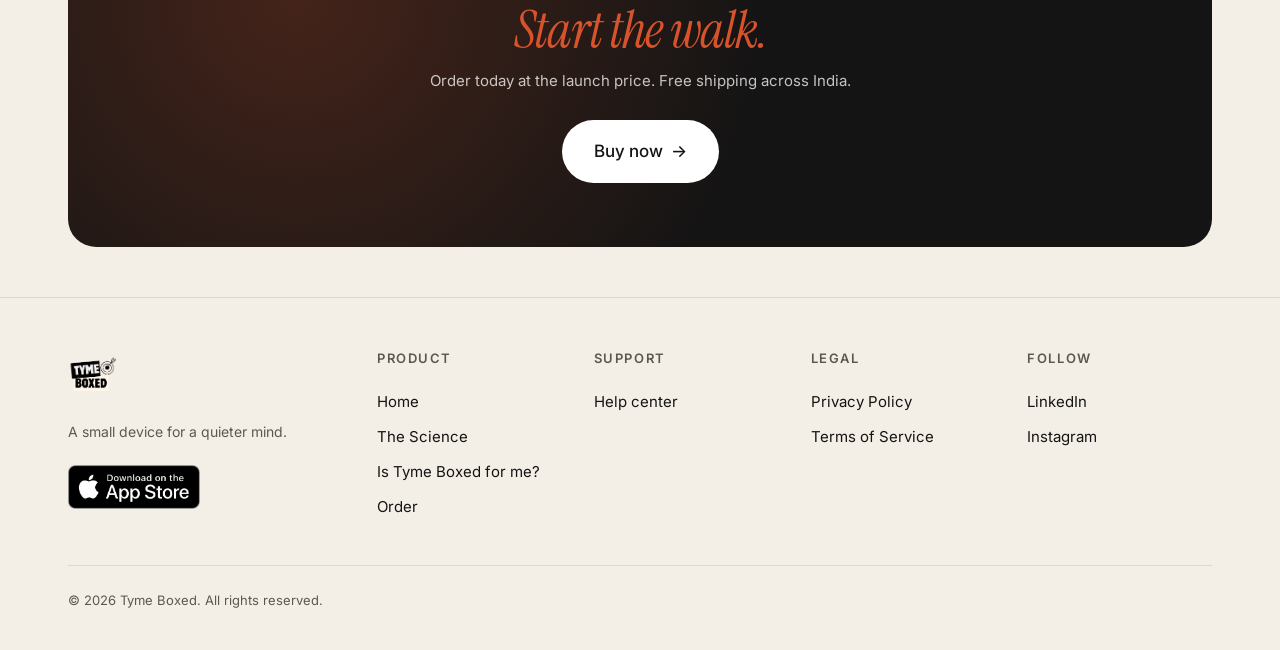
<file: preorder.html>
<!DOCTYPE html>
<html lang="en">
<head>
<script>
!function(f,b,e,v,n,t,s)
{if(f.fbq)return;n=f.fbq=function(){n.callMethod?
n.callMethod.apply(n,arguments):n.queue.push(arguments)};
if(!f._fbq)f._fbq=n;n.push=n;n.loaded=!0;n.version='2.0';
n.queue=[];t=b.createElement(e);t.async=!0;
t.src=v;s=b.getElementsByTagName(e)[0];
s.parentNode.insertBefore(t,s)}(window, document,'script',
'https://connect.facebook.net/en_US/fbevents.js');
fbq('init', '36986414434290717');
fbq('track', 'PageView');
</script>
<noscript><img height="1" width="1" style="display:none"
src="https://www.facebook.com/tr?id=36986414434290717&ev=PageView&noscript=1"
/></noscript>
<meta charset="UTF-8">
<meta name="viewport" content="width=device-width, initial-scale=1.0, viewport-fit=cover">
<link rel="icon" href="images/B11.png" type="image/png">
<link rel="apple-touch-icon" href="images/B11.png">
<title>Buy Tyme Boxed - ₹999 (50% off, free India shipping)</title>
<meta name="description" content="Get your Tyme Boxed at the launch price of ₹999. Free shipping across India. No subscription. Lifetime updates. 30-day money-back guarantee.">
<meta property="og:title" content="Buy Tyme Boxed — ₹999 launch price">
<meta property="og:description" content="One-time payment. Free India shipping. 30-day money back.">
<link rel="preconnect" href="https://www.clarity.ms">
<script type="text/javascript">
(function(c,l,a,r,i,t,y){
  c[a]=c[a]||function(){(c[a].q=c[a].q||[]).push(arguments)};
  t=l.createElement(r);t.async=1;t.src="https://www.clarity.ms/tag/"+i;
  y=l.getElementsByTagName(r)[0];y.parentNode.insertBefore(t,y);
})(window,document,"clarity","script","w3uyp057u9");
</script>
<link rel="preconnect" href="https://fonts.googleapis.com">
<link rel="preconnect" href="https://fonts.gstatic.com" crossorigin>
<link href="https://fonts.googleapis.com/css2?family=Instrument+Serif:ital@0;1&family=Inter:wght@400;500;600;700;800;900&display=swap" rel="stylesheet">
<link rel="stylesheet" href="cart-fab.css">
<style>
  :root {
    --bg:        #F4EFE6;
    --bg-warm:   #EDE6D8;
    --bg-card:   #FBF8F2;
    --bg-deep:   #1A1A1A;
    --ink:       #141414;
    --ink-soft:  #5C5752;
    --line:      #E0D8C7;
    --accent:    #D6532B;
    --accent-d:  #B8431F;
    --accent-soft: rgba(214,83,43,0.08);
    --green:     #2F6B3D;
  }
  * { box-sizing: border-box; margin: 0; padding: 0; }
  html { scroll-behavior: smooth; -webkit-font-smoothing: antialiased; overflow-x: clip; }
  body {
    background: var(--bg);
    color: var(--ink);
    font-family: 'Inter', system-ui, -apple-system, sans-serif;
    font-size: 17px; line-height: 1.55;
    overflow-x: clip;
  }
  .serif { font-family: 'Instrument Serif', Georgia, serif; font-weight: 400; }
  .container { max-width: 1200px; margin: 0 auto; padding: 0 28px; }
  a { color: inherit; text-decoration: none; }

  /* ───── Nav ───── */
  nav {
    position: sticky; top: 0; z-index: 50;
    background: rgba(244,239,230,0.85);
    backdrop-filter: saturate(180%) blur(12px);
    -webkit-backdrop-filter: saturate(180%) blur(12px);
    border-bottom: 1px solid rgba(0,0,0,0.04);
  }
  .nav-inner {
    display: grid;
    grid-template-columns: 1fr auto 1fr;
    align-items: center;
    padding: 16px 28px; max-width: 1200px; margin: 0 auto;
  }
  .logo {
    justify-self: start;
    display: inline-flex;
    align-items: center;
    flex-shrink: 0;
    line-height: 0;
  }
  .logo img {
    height: 52px;
    width: auto;
    display: block;
  }
  .nav-links {
    justify-self: center;
    display: flex; gap: 40px; align-items: center;
    font-size: 15px; color: var(--ink-soft); white-space: nowrap;
  }
  .nav-links a:hover { color: var(--ink); }
  .nav-links a.active { color: var(--ink); font-weight: 500; }
  .nav-actions {
    justify-self: end;
    display: flex; align-items: center; gap: 10px; flex-shrink: 0;
  }
  .btn {
    display: inline-flex; align-items: center; gap: 8px;
    background: var(--ink); color: var(--bg);
    padding: 12px 22px; border-radius: 999px;
    font-weight: 500; font-size: 15px;
    transition: transform .15s ease, background .15s ease, opacity .15s ease;
    border: 0; cursor: pointer;
    font-family: inherit;
  }
  .btn:hover { background: var(--accent); transform: translateY(-1px); }
  .btn.lg { padding: 18px 32px; font-size: 17px; }
  .btn.accent { background: var(--accent); }
  .btn.accent:hover { background: var(--accent-d); }
  .btn.full { width: 100%; justify-content: center; }
  .btn .arrow { transition: transform .15s ease; }
  .btn:hover .arrow { transform: translateX(3px); }
  .btn.share {
    background: var(--accent);
    color: var(--bg);
    font-weight: 500;
    border: 0; cursor: pointer; font-family: inherit;
  }
  .btn.share:hover {
    background: var(--accent-d);
    transform: translateY(-1px);
  }
  .btn.share svg { width: 16px; height: 16px; }

  /* ───── HERO ───── */
  .hero { padding: 60px 0 40px; }
  .hero-grid {
    display: grid; grid-template-columns: 1.05fr 1fr; gap: 60px; align-items: start;
  }

  /* Product gallery */
  .gallery { width: 100%; }
  .product-card {
    position: relative;
    border-radius: 28px; overflow: hidden;
    background-color: #fff;
    aspect-ratio: 1 / 1;
    box-shadow: 0 30px 80px -30px rgba(0,0,0,0.25);
  }
  .product-card .main-img {
    position: absolute; inset: 0;
    width: 100%; height: 100%;
    object-fit: contain;
    transition: opacity .25s ease;
  }
  .product-tags {
    position: absolute; top: 20px; left: 20px;
    display: flex; flex-direction: column; gap: 8px;
    z-index: 2;
  }
  .product-tag {
    display: inline-flex; align-items: center; gap: 6px;
    padding: 7px 14px;
    background: rgba(255,255,255,0.92);
    backdrop-filter: blur(8px);
    color: var(--ink);
    border-radius: 999px;
    font-size: 12px; font-weight: 600;
    box-shadow: 0 4px 12px -4px rgba(0,0,0,0.25);
  }
  .product-tag .pulse {
    width: 7px; height: 7px; border-radius: 50%;
    background: var(--accent);
    box-shadow: 0 0 0 0 rgba(214,83,43,0.5);
    animation: pulse 2s infinite;
  }
  @keyframes pulse {
    0%   { box-shadow: 0 0 0 0 rgba(214,83,43,0.5); }
    70%  { box-shadow: 0 0 0 8px rgba(214,83,43,0); }
    100% { box-shadow: 0 0 0 0 rgba(214,83,43,0); }
  }
  /* Thumbnail strip */
  .thumbs {
    display: grid;
    grid-template-columns: repeat(7, 1fr);
    gap: 8px;
    margin-top: 12px;
  }
  .thumb {
    aspect-ratio: 1 / 1;
    border-radius: 10px;
    overflow: hidden;
    border: 2px solid transparent;
    cursor: pointer;
    background: var(--bg-warm);
    transition: border-color .15s ease, transform .15s ease;
    padding: 0;
  }
  .thumb img {
    width: 100%; height: 100%;
    object-fit: cover;
    display: block;
  }
  .thumb:hover { transform: translateY(-1px); }
  .thumb.active { border-color: var(--accent); }

  /* Buy panel */
  .buy {
    background: var(--bg-card);
    border: 1px solid var(--line);
    border-radius: 28px;
    padding: 32px;
  }
  .buy-eyebrow {
    display: inline-flex; align-items: center; gap: 8px;
    padding: 6px 12px;
    background: var(--accent-soft); color: var(--accent);
    border-radius: 999px;
    font-size: 12px; font-weight: 700; letter-spacing: 0.06em; text-transform: uppercase;
    margin-bottom: 18px;
  }
  .buy h1 {
    font-family: 'Inter', sans-serif; font-weight: 800;
    font-size: clamp(28px, 2.8vw, 38px);
    line-height: 1.05; letter-spacing: -0.025em;
    margin-bottom: 10px;
  }
  .buy h1 .ital {
    font-family: 'Instrument Serif', serif; font-style: italic; font-weight: 400;
    color: var(--accent); letter-spacing: -0.02em;
  }
  .buy-sub {
    color: var(--ink-soft); font-size: 16px; margin-bottom: 24px;
  }
  .price-row {
    display: flex; align-items: baseline; gap: 14px;
    margin-bottom: 6px;
  }
  .price-now {
    font-family: 'Inter', sans-serif; font-weight: 800;
    font-size: 56px; letter-spacing: -0.03em; line-height: 1;
  }
  .price-was {
    color: var(--ink-soft); text-decoration: line-through;
    font-size: 22px; font-weight: 500;
  }
  .price-save {
    display: inline-block;
    background: var(--accent); color: white;
    padding: 4px 10px; border-radius: 6px;
    font-size: 12px; font-weight: 700;
    margin-left: 4px;
  }
  .ships-line {
    font-size: 14px; color: var(--ink-soft); margin-bottom: 22px;
  }
  .ships-line strong { color: var(--ink); font-weight: 600; }

  /* Slot meter */
  .slot-meter {
    background: var(--bg-warm); border-radius: 14px;
    padding: 16px 18px;
    margin-bottom: 24px;
  }
  .slot-head {
    display: flex; justify-content: space-between; align-items: baseline;
    margin-bottom: 10px;
  }
  .slot-label { font-size: 13px; color: var(--ink-soft); }
  .slot-num { font-size: 13px; font-weight: 700; color: var(--ink); }
  .slot-num .accent { color: var(--accent); }
  .slot-bar {
    height: 6px; background: rgba(0,0,0,0.08); border-radius: 3px; overflow: hidden;
  }
  .slot-fill {
    height: 100%; background: var(--accent);
    width: 90%; /* 900/1000 reserved */
    border-radius: 3px;
  }

  /* Inclusions list */
  .inc-list { list-style: none; margin: 0 0 24px; padding: 0; }
  .inc-list li {
    padding: 8px 0;
    display: flex; align-items: center; gap: 10px;
    font-size: 14px; color: var(--ink);
    border-top: 1px solid var(--line);
  }
  .inc-list li:first-child { border-top: 0; }
  .inc-list li svg {
    flex: none; width: 16px; height: 16px; color: var(--green);
  }
  .shopify-buy-wrap {
    margin-top: 8px;
  }
  .shopify-buy-wrap .shopify-buy-frame,
  .shopify-buy-wrap > div {
    width: 100% !important;
    max-width: 100% !important;
  }
  .shopify-buy-frame--toggle,
  .shopify-buy__cart-toggle { display: none !important; }

  /* ───── TRUST STRIP ───── */
  .trust {
    margin: 60px 0;
    padding: 32px 28px;
    background: var(--bg-warm); border-radius: 24px;
    max-width: 1200px;
    margin-left: auto; margin-right: auto;
  }
  .trust-grid {
    display: grid; grid-template-columns: repeat(3, 1fr);
    gap: 32px; align-items: start;
  }
  .trust-item {
    display: flex; gap: 12px; align-items: flex-start;
  }
  .trust-item .ic {
    flex: none; width: 36px; height: 36px;
    border-radius: 10px;
    background: var(--bg-card); border: 1px solid var(--line);
    display: grid; place-items: center;
    color: var(--accent);
  }
  .trust-item .name { font-size: 14px; font-weight: 700; }
  .trust-item .detail { font-size: 12.5px; color: var(--ink-soft); margin-top: 2px; line-height: 1.4; }

  /* ───── Sections ───── */
  section { padding: 80px 0; }
  h2.section-title {
    font-family: 'Inter', sans-serif; font-weight: 800;
    font-size: clamp(36px, 4.4vw, 56px);
    line-height: 1.0; letter-spacing: -0.03em;
  }
  h2.section-title.center { text-align: center; }
  h2.section-title .ital {
    font-family: 'Instrument Serif', serif; font-style: italic; font-weight: 400;
    color: var(--accent); letter-spacing: -0.02em;
  }
  .section-sub {
    margin-top: 14px; color: var(--ink-soft); font-size: 17px;
    max-width: 560px;
  }
  .section-sub.center { text-align: center; margin-left: auto; margin-right: auto; }
  .eyebrow {
    display: inline-block;
    font-size: 12px; letter-spacing: 0.18em; text-transform: uppercase;
    color: var(--accent); font-weight: 700; margin-bottom: 16px;
  }

  /* What's in the box */
  .box-grid {
    margin-top: 40px;
    display: grid; grid-template-columns: repeat(3, 1fr); gap: 20px;
  }
  .box-item {
    background: var(--bg-card); border: 1px solid var(--line);
    border-radius: 20px; padding: 0;
    overflow: hidden;
  }
  .box-vis {
    aspect-ratio: 4 / 3;
    position: relative; overflow: hidden;
    display: grid; place-items: center;
  }
  .box-vis svg {
    width: 88%; height: 88%;
    display: block;
  }
  .box-item:nth-child(1) .box-vis { background: linear-gradient(135deg, #FBE4D5 0%, #F5C9A8 100%); }
  .box-item:nth-child(2) .box-vis { background: linear-gradient(135deg, #E8DBC4 0%, #C9B594 100%); }
  .box-item:nth-child(3) .box-vis { background: linear-gradient(135deg, #D9DEC4 0%, #A8B69A 100%); }
  .box-body { padding: 22px 24px 26px; }
  .box-body h3 {
    font-family: 'Inter', sans-serif; font-weight: 700;
    font-size: 18px; letter-spacing: -0.01em; margin-bottom: 6px;
  }
  .box-body p { font-size: 14px; color: var(--ink-soft); line-height: 1.5; }

  /* Testimonials */
  .quotes {
    margin-top: 40px;
    display: grid; grid-template-columns: repeat(3, 1fr); gap: 20px;
  }
  .quote {
    background: var(--bg-card); border: 1px solid var(--line);
    border-radius: 20px; padding: 28px;
    display: flex; flex-direction: column; justify-content: space-between; gap: 22px;
  }
  .stars { color: var(--accent); letter-spacing: 2px; font-size: 14px; }
  .quote q {
    font-family: 'Instrument Serif', serif;
    font-size: 22px; line-height: 1.25; quotes: '"' '"'; display: block;
  }
  .who { display: flex; align-items: center; gap: 10px; }
  .avatar {
    width: 36px; height: 36px; border-radius: 50%;
    background: var(--accent); color: white;
    display: grid; place-items: center; font-weight: 600; font-size: 13px;
  }
  .who .name { font-size: 13px; font-weight: 600; }
  .who .role { font-size: 12px; color: var(--ink-soft); }

  /* FAQ */
  .faq { margin-top: 30px; }
  .faq details {
    border-top: 1px solid var(--line);
    padding: 22px 0;
  }
  .faq details:last-of-type { border-bottom: 1px solid var(--line); }
  .faq summary {
    cursor: pointer; list-style: none;
    display: flex; justify-content: space-between; align-items: center; gap: 16px;
    font-family: 'Inter', sans-serif; font-weight: 700; font-size: 18px;
    transition: color .15s ease;
  }
  .faq summary::-webkit-details-marker { display: none; }
  .faq summary:hover { color: var(--accent); }
  .faq summary .plus {
    flex: none; width: 30px; height: 30px; border-radius: 50%;
    border: 1px solid var(--line); display: grid; place-items: center;
    transition: transform .25s ease, background .15s ease;
    font-size: 15px; font-weight: 400; color: var(--ink-soft);
  }
  .faq details[open] .plus { transform: rotate(45deg); background: var(--accent); color: white; border-color: var(--accent); }
  .faq .ans { padding-top: 12px; color: var(--ink-soft); max-width: 720px; font-size: 15px; line-height: 1.55; }

  /* Closing CTA */
  .closer {
    margin: 60px auto 50px;
    max-width: 1200px;
    padding: 64px 40px;
    background: var(--ink); color: var(--bg);
    border-radius: 28px;
    text-align: center;
    position: relative; overflow: hidden;
  }
  .closer::before {
    content: ''; position: absolute; inset: 0;
    background: radial-gradient(circle at 20% 30%, rgba(214,83,43,0.25), transparent 50%);
  }
  .closer h2 {
    font-family: 'Inter', sans-serif; font-weight: 800;
    font-size: clamp(32px, 4.4vw, 52px); line-height: 1.0; letter-spacing: -0.025em;
    margin-bottom: 12px; position: relative; z-index: 1;
  }
  .closer h2 em {
    font-family: 'Instrument Serif', serif; font-style: italic; font-weight: 400;
    color: var(--accent);
  }
  .closer-sub { color: rgba(255,255,255,0.75); font-size: 15px; margin-bottom: 28px; position: relative; z-index: 1; }
  .closer .btn {
    position: relative; z-index: 2;
    display: inline-flex;
  }
  .btn.white { background: white; color: var(--ink); }
  .btn.white:hover { background: var(--accent); color: white; }

  /* ───── Footer ───── */
  footer { padding: 50px 0 40px; border-top: 1px solid var(--line); margin-top: 40px; }
  .foot-grid {
    display: grid; grid-template-columns: 1.5fr 1fr 1fr 1fr 1fr; gap: 32px;
  }
  .foot-grid h5 { font-size: 13px; text-transform: uppercase; letter-spacing: 0.12em; color: var(--ink-soft); margin-bottom: 16px; font-weight: 600; }
  .foot-grid a { display: block; padding: 6px 0; font-size: 15px; color: var(--ink); }
  .foot-grid a:hover { color: var(--accent); }
  .foot-bottom {
    margin-top: 40px; padding-top: 24px; border-top: 1px solid var(--line);
    display: flex; justify-content: space-between; align-items: center;
    font-size: 13px; color: var(--ink-soft); flex-wrap: wrap; gap: 12px;
  }
  .app-badge { display: inline-block; margin-top: 16px; }
  .app-badge img { height: 44px; display: block; }
  .muted { color: var(--ink-soft); }

  /* ───── Mobile ───── */
  @media (max-width: 880px) {
    body { font-size: 16px; }
    .container { padding: 0 20px; }
    .nav-links { display: none; }
    .nav-inner {
      display: flex; justify-content: space-between;
      padding: 12px 18px;
    }
    .logo img { height: 40px; }
    nav .btn { padding: 9px 16px; font-size: 13px; }

    .hero { padding: 28px 0 20px; }
    .hero-grid { grid-template-columns: 1fr; gap: 24px; }
    .product-card { border-radius: 22px; }
    .product-tags { top: 14px; left: 14px; }
    .product-tag { font-size: 11px; padding: 5px 10px; }
    /* Thumbs become 6-column compact strip */
    .thumbs { gap: 6px; margin-top: 10px; }
    .thumb { border-radius: 8px; border-width: 2px; }

    .buy { padding: 24px 22px; border-radius: 22px; }
    .buy-eyebrow { font-size: 11px; padding: 5px 10px; }
    .buy h1 { font-size: 30px; }
    .buy-sub { font-size: 14px; margin-bottom: 20px; }
    .price-now { font-size: 44px; }
    .price-was { font-size: 18px; }
    .ships-line { font-size: 13px; margin-bottom: 18px; }
    .slot-meter { padding: 14px 16px; margin-bottom: 20px; }
    .inc-list li { padding: 6px 0; font-size: 13px; }
    .buy .btn.lg { padding: 16px 22px; font-size: 15px; }

    .trust { margin: 30px 20px; padding: 22px 20px; border-radius: 18px; }
    .trust-grid { grid-template-columns: 1fr 1fr; gap: 18px; }
    .trust-item .ic { width: 32px; height: 32px; border-radius: 9px; }
    .trust-item .name { font-size: 13px; }
    .trust-item .detail { font-size: 12px; }

    section { padding: 50px 0; }
    h2.section-title { font-size: 30px; }
    .section-sub { font-size: 15px; }

    .box-grid, .quotes { grid-template-columns: 1fr; gap: 14px; margin-top: 28px; }
    .box-body { padding: 18px 20px 22px; }
    .quote { padding: 22px; }
    .quote q { font-size: 19px; }

    .faq summary { font-size: 16px; gap: 12px; }
    .faq summary .plus { width: 26px; height: 26px; }
    .faq details { padding: 18px 0; }

    .closer { padding: 44px 22px; margin: 32px 20px; border-radius: 22px; }
    .closer-sub { font-size: 14px; }

    .foot-grid { grid-template-columns: 1fr 1fr; gap: 28px; }
    .foot-grid h5 { font-size: 11px; margin-bottom: 12px; }
    .foot-grid a { padding: 5px 0; font-size: 14px; }
    footer { padding: 40px 0 40px; }
    .foot-bottom { font-size: 12px; padding-top: 20px; margin-top: 32px; }

  }

  @media (max-width: 380px) {
    .container { padding: 0 16px; }
    .nav-inner { padding: 11px 16px; }
    .buy { padding: 22px 18px; }
    .buy h1 { font-size: 26px; }
    .price-now { font-size: 38px; }
    .price-was { font-size: 16px; }
    .price-save { font-size: 10px; padding: 3px 7px; }
    .trust-grid { grid-template-columns: 1fr; gap: 14px; }
    .foot-grid { grid-template-columns: 1fr; gap: 24px; }
  }

  @media (min-width: 881px) { .menu-toggle { display: none; } }
  @media (max-width: 880px) { .menu-toggle { display: flex; } }
  .menu-toggle { background: none; border: none; cursor: pointer; width: 40px; height: 40px; flex-direction: column; justify-content: center; align-items: center; gap: 5px; padding: 8px; flex-shrink: 0; }
  .menu-toggle span { display: block; width: 20px; height: 2px; background: var(--ink); border-radius: 2px; }
  .mobile-menu-backdrop { position: fixed; inset: 0; background: rgba(0,0,0,0.3); z-index: 99; opacity: 0; pointer-events: none; transition: opacity .35s ease; }
  .mobile-menu-backdrop.open { opacity: 1; pointer-events: auto; }
  .mobile-menu { position: fixed; top: 0; right: 0; bottom: 0; width: min(320px, 82vw); background: var(--bg); z-index: 100; transform: translateX(100%); transition: transform .35s cubic-bezier(.4,0,.2,1); display: flex; flex-direction: column; box-shadow: -10px 0 40px rgba(0,0,0,0.08); }
  .mobile-menu.open { transform: translateX(0); }
  .mobile-menu-header { display: flex; justify-content: space-between; align-items: center; padding: 16px 22px; border-bottom: 1px solid var(--line); }
  .menu-close { background: none; border: none; cursor: pointer; font-size: 28px; color: var(--ink); width: 40px; height: 40px; display: grid; place-items: center; }
  .mobile-menu-links { padding: 32px 22px; display: flex; flex-direction: column; gap: 4px; flex: 1; }
  .mobile-menu-links a { font-size: 18px; font-weight: 500; padding: 14px 0; color: var(--ink); border-bottom: 1px solid var(--line); transition: color .15s; }
  .mobile-menu-links a:last-child { border-bottom: none; }
  .mobile-menu-links a:hover { color: var(--accent); }
  .reveal { opacity: 0; transform: translateY(20px); transition: opacity .7s ease, transform .7s ease; }
  .reveal.in { opacity: 1; transform: none; }
</style>
</head>
<body>

<nav>
  <div class="nav-inner">
    <a href="index.html" class="logo"><img src="images/B1.png" alt="Tyme Boxed" /></a>
    <div class="nav-links">
      <a href="index.html">Home</a>
      <a href="science.html">The Science</a>
      <a href="quiz.html">Is Tyme Boxed for me?</a>
    </div>
    <div class="nav-actions">
      <button class="menu-toggle" type="button" aria-label="Open menu"><span></span><span></span><span></span></button>
    </div>
  </div>
</nav>

<div class="mobile-menu-backdrop" id="menuBackdrop"></div>
<div class="mobile-menu" id="mobileMenu">
  <div class="mobile-menu-header">
    <a href="index.html" class="logo"><img src="images/B1.png" alt="Tyme Boxed" /></a>
    <button class="menu-close" aria-label="Close menu">×</button>
  </div>
  <div class="mobile-menu-links">
    <a href="index.html">Home</a>
    <a href="science.html">The Science</a>
    <a href="quiz.html">Is Tyme Boxed for me?</a>
  </div>
</div>

<!-- ───── HERO ───── -->
<header class="hero">
  <div class="container hero-grid">

    <!-- Product gallery -->
    <div class="gallery">
      <div class="product-card">
        <img class="main-img" id="mainImg" src="images/listing-images/1.png" alt="Tyme Boxed device" />
      </div>
      <div class="thumbs">
        <button class="thumb active" data-src="images/listing-images/1.png"><img src="images/listing-images/1.png" alt=""></button>
        <button class="thumb" data-src="images/listing-images/2.png"><img src="images/listing-images/2.png" alt=""></button>
        <button class="thumb" data-src="images/listing-images/3.png"><img src="images/listing-images/3.png" alt=""></button>
        <button class="thumb" data-src="images/listing-images/4.png"><img src="images/listing-images/4.png" alt=""></button>
        <button class="thumb" data-src="images/listing-images/5.png"><img src="images/listing-images/5.png" alt=""></button>
        <button class="thumb" data-src="images/listing-images/6.png"><img src="images/listing-images/6.png" alt=""></button>
        <button class="thumb" data-src="images/listing-images/7.png"><img src="images/listing-images/7.png" alt=""></button>
      </div>
    </div>

    <!-- Buy panel -->
    <div class="buy" id="buy">
      <div class="buy-eyebrow">
        <span style="width:6px; height:6px; border-radius:50%; background:var(--accent);"></span>
        Launch price · 50% off
      </div>
      <h1>Get your Tyme Boxed <span class="ital">today.</span></h1>
      <p class="buy-sub">The physical device + iPhone app. Tap to block, tap to unblock - your brain gets the pause it needs to choose consciously.</p>

      <div class="price-row">
        <div class="price-now">₹999</div>
        <div class="price-was">₹1,999</div>
        <span class="price-save">SAVE 50%</span>
      </div>
      <div class="ships-line"><strong>One-time payment.</strong> Free shipping across India.</div>

      <ul class="inc-list">
        <li><svg viewBox="0 0 24 24" fill="none" stroke="currentColor" stroke-width="3"><path d="M5 12l5 5L20 7"/></svg> Tyme Boxed device (NFC, no charging)</li>
        <li><svg viewBox="0 0 24 24" fill="none" stroke="currentColor" stroke-width="3"><path d="M5 12l5 5L20 7"/></svg> iPhone app (Android in development)</li>
        <li><svg viewBox="0 0 24 24" fill="none" stroke="currentColor" stroke-width="3"><path d="M5 12l5 5L20 7"/></svg> Strict Mode &amp; focus analytics</li>
        <li><svg viewBox="0 0 24 24" fill="none" stroke="currentColor" stroke-width="3"><path d="M5 12l5 5L20 7"/></svg> Lifetime software updates</li>
        <li><svg viewBox="0 0 24 24" fill="none" stroke="currentColor" stroke-width="3"><path d="M5 12l5 5L20 7"/></svg> 30-day money-back guarantee</li>
      </ul>

      <div class="shopify-buy-wrap">
        <div id='product-component-1783002794506'></div>
      </div>

    </div>
  </div>
</header>

<!-- ───── TRUST STRIP ───── -->
<div class="trust">
  <div class="trust-grid">
    <div class="trust-item">
      <div class="ic">
        <svg width="18" height="18" viewBox="0 0 24 24" fill="none" stroke="currentColor" stroke-width="1.8"><path d="M12 22s8-4 8-12V5l-8-3-8 3v5c0 8 8 12 8 12z"/></svg>
      </div>
      <div>
        <div class="name">30-day money back</div>
        <div class="detail">Full refund if it doesn't change your habits.</div>
      </div>
    </div>
    <div class="trust-item">
      <div class="ic">
        <svg width="18" height="18" viewBox="0 0 24 24" fill="none" stroke="currentColor" stroke-width="1.8"><path d="M16 17l5-5-5-5M21 12H9M11 22H5a2 2 0 0 1-2-2V4a2 2 0 0 1 2-2h6"/></svg>
      </div>
      <div>
        <div class="name">Free shipping in India</div>
        <div class="detail">No hidden delivery fees, anywhere in India.</div>
      </div>
    </div>
    <div class="trust-item">
      <div class="ic">
        <svg width="18" height="18" viewBox="0 0 24 24" fill="none" stroke="currentColor" stroke-width="1.8"><circle cx="12" cy="12" r="9"/><path d="M12 7v5l3 3"/></svg>
      </div>
      <div>
        <div class="name">Lifetime updates</div>
        <div class="detail">Pay once. Every future feature included.</div>
      </div>
    </div>
  </div>
</div>

<!-- ───── WHAT'S IN THE BOX ───── -->
<section>
  <div class="container">
    <div class="eyebrow">What's in the box</div>
    <h2 class="section-title">A small thing that does <span class="ital">a lot.</span></h2>

    <div class="box-grid">
      <!-- THE DEVICE — flat 2D, straight, mixed-case label -->
      <div class="box-item reveal">
        <div class="box-vis">
          <svg viewBox="0 0 240 200" xmlns="http://www.w3.org/2000/svg">
            <!-- ground shadow -->
            <ellipse cx="120" cy="172" rx="64" ry="6" fill="#7d3315" opacity="0.18"/>
            <!-- subtle drop shadow underneath device -->
            <rect x="72" y="54" width="100" height="100" rx="16" fill="#7d3315" opacity="0.12"/>
            <!-- device body -->
            <rect x="70" y="50" width="100" height="100" rx="16" fill="#D6532B"/>
            <!-- soft top highlight -->
            <rect x="70" y="50" width="100" height="34" rx="16" fill="white" opacity="0.08"/>
            <!-- mixed-case label, straight -->
            <text x="120" y="100" text-anchor="middle" font-family="'Inter', sans-serif" font-size="18" font-weight="800" fill="white" letter-spacing="0">Tyme</text>
            <text x="120" y="124" text-anchor="middle" font-family="'Inter', sans-serif" font-size="18" font-weight="800" fill="white" letter-spacing="0">Boxed</text>
          </svg>
        </div>
        <div class="box-body">
          <h3>The Device</h3>
          <p>Pocket-sized. Sits on your desk, by your bed, or anywhere you want a quiet moment.</p>
        </div>
      </div>

      <!-- THE APP — phone mockup with app list -->
      <div class="box-item reveal">
        <div class="box-vis">
          <svg viewBox="0 0 240 200" xmlns="http://www.w3.org/2000/svg">
            <!-- shadow -->
            <ellipse cx="120" cy="183" rx="48" ry="4" fill="#3a2d18" opacity="0.18"/>
            <!-- phone body -->
            <rect x="80" y="14" width="80" height="160" rx="14" fill="#1a1a1a"/>
            <!-- screen -->
            <rect x="84" y="22" width="72" height="144" rx="10" fill="#FBF8F2"/>
            <!-- status bar dots -->
            <circle cx="120" cy="28" r="1.6" fill="#1a1a1a" opacity="0.6"/>
            <!-- title bar -->
            <text x="120" y="45" text-anchor="middle" font-family="Inter" font-size="6.5" font-weight="700" fill="#1A1A1A">Focus Profile</text>
            <line x1="92" y1="50" x2="148" y2="50" stroke="#E0D8C7" stroke-width="0.8"/>
            <!-- App row 1 (Instagram - blocked) -->
            <rect x="92" y="58" width="14" height="14" rx="3.5" fill="#D6532B"/>
            <rect x="108" y="60" width="22" height="3" rx="1" fill="#1A1A1A" opacity="0.85"/>
            <rect x="108" y="66" width="14" height="2" rx="1" fill="#1A1A1A" opacity="0.4"/>
            <!-- Toggle on -->
            <rect x="138" y="61" width="14" height="8" rx="4" fill="#D6532B"/>
            <circle cx="148" cy="65" r="3" fill="white"/>
            <!-- App row 2 (TikTok - blocked) -->
            <rect x="92" y="78" width="14" height="14" rx="3.5" fill="#1A1A1A"/>
            <rect x="108" y="80" width="20" height="3" rx="1" fill="#1A1A1A" opacity="0.85"/>
            <rect x="108" y="86" width="12" height="2" rx="1" fill="#1A1A1A" opacity="0.4"/>
            <rect x="138" y="81" width="14" height="8" rx="4" fill="#D6532B"/>
            <circle cx="148" cy="85" r="3" fill="white"/>
            <!-- App row 3 (YouTube - off) -->
            <rect x="92" y="98" width="14" height="14" rx="3.5" fill="#E76B41" opacity="0.7"/>
            <rect x="108" y="100" width="24" height="3" rx="1" fill="#1A1A1A" opacity="0.85"/>
            <rect x="108" y="106" width="16" height="2" rx="1" fill="#1A1A1A" opacity="0.4"/>
            <rect x="138" y="101" width="14" height="8" rx="4" fill="#E0D8C7"/>
            <circle cx="142" cy="105" r="3" fill="white"/>
            <!-- App row 4 -->
            <rect x="92" y="118" width="14" height="14" rx="3.5" fill="#5C5752" opacity="0.7"/>
            <rect x="108" y="120" width="18" height="3" rx="1" fill="#1A1A1A" opacity="0.85"/>
            <rect x="108" y="126" width="14" height="2" rx="1" fill="#1A1A1A" opacity="0.4"/>
            <rect x="138" y="121" width="14" height="8" rx="4" fill="#E0D8C7"/>
            <circle cx="142" cy="125" r="3" fill="white"/>
            <!-- Big Start button -->
            <rect x="92" y="142" width="60" height="16" rx="8" fill="#1A1A1A"/>
            <text x="122" y="153" text-anchor="middle" font-family="Inter" font-size="7" font-weight="700" fill="white">Start session</text>
            <!-- Home indicator -->
            <rect x="108" y="170" width="24" height="2" rx="1" fill="#1A1A1A" opacity="0.6"/>
          </svg>
        </div>
        <div class="box-body">
          <h3>The App</h3>
          <p>Choose apps to block. Save profiles. View focus stats. iPhone now, Android in development.</p>
        </div>
      </div>

      <!-- LIFETIME UPDATES — release-notes card with version history -->
      <div class="box-item reveal">
        <div class="box-vis">
          <svg viewBox="0 0 240 200" xmlns="http://www.w3.org/2000/svg">
            <!-- background changelog card -->
            <rect x="36" y="20" width="168" height="160" rx="12" fill="#FBF8F2" stroke="#3a5743" stroke-width="1.2"/>
            <!-- header -->
            <text x="48" y="38" font-family="Inter" font-size="7.5" font-weight="700" fill="#3a5743" letter-spacing="1.2">RELEASE NOTES</text>
            <line x1="48" y1="44" x2="192" y2="44" stroke="#3a5743" stroke-width="0.6" opacity="0.3"/>
            <!-- v2.4 — Latest (highlighted) -->
            <g transform="translate(48 56)">
              <rect x="-4" y="-4" width="152" height="22" rx="6" fill="#D6532B" opacity="0.08"/>
              <rect x="0" y="2" width="22" height="14" rx="3" fill="#D6532B"/>
              <text x="11" y="12" text-anchor="middle" font-family="Inter" font-size="7" font-weight="800" fill="white">v2.4</text>
              <text x="30" y="12" font-family="Inter" font-size="8" font-weight="600" fill="#1A1A1A">Strict Mode upgrades</text>
              <text x="124" y="12" font-family="Inter" font-size="6.5" font-weight="700" fill="#D6532B" letter-spacing="0.8">NEW</text>
            </g>
            <!-- v2.3 -->
            <g transform="translate(48 84)">
              <rect x="0" y="2" width="22" height="14" rx="3" fill="#FBF8F2" stroke="#3a5743" stroke-width="0.8"/>
              <text x="11" y="12" text-anchor="middle" font-family="Inter" font-size="7" font-weight="700" fill="#3a5743">v2.3</text>
              <text x="30" y="12" font-family="Inter" font-size="8" font-weight="500" fill="#1A1A1A" opacity="0.85">Focus analytics 2.0</text>
              <g transform="translate(140 7)"><circle r="4" fill="#3a5743" opacity="0.85"/><path d="M-1.8 0 L-0.5 1.4 L1.8 -1.4" stroke="white" stroke-width="1.1" stroke-linecap="round" fill="none"/></g>
            </g>
            <!-- v2.2 -->
            <g transform="translate(48 108)">
              <rect x="0" y="2" width="22" height="14" rx="3" fill="#FBF8F2" stroke="#3a5743" stroke-width="0.8"/>
              <text x="11" y="12" text-anchor="middle" font-family="Inter" font-size="7" font-weight="700" fill="#3a5743">v2.2</text>
              <text x="30" y="12" font-family="Inter" font-size="8" font-weight="500" fill="#1A1A1A" opacity="0.85">Custom schedules</text>
              <g transform="translate(140 7)"><circle r="4" fill="#3a5743" opacity="0.85"/><path d="M-1.8 0 L-0.5 1.4 L1.8 -1.4" stroke="white" stroke-width="1.1" stroke-linecap="round" fill="none"/></g>
            </g>
            <!-- v2.1 -->
            <g transform="translate(48 132)">
              <rect x="0" y="2" width="22" height="14" rx="3" fill="#FBF8F2" stroke="#3a5743" stroke-width="0.8"/>
              <text x="11" y="12" text-anchor="middle" font-family="Inter" font-size="7" font-weight="700" fill="#3a5743">v2.1</text>
              <text x="30" y="12" font-family="Inter" font-size="8" font-weight="500" fill="#1A1A1A" opacity="0.85">Profile presets</text>
              <g transform="translate(140 7)"><circle r="4" fill="#3a5743" opacity="0.85"/><path d="M-1.8 0 L-0.5 1.4 L1.8 -1.4" stroke="white" stroke-width="1.1" stroke-linecap="round" fill="none"/></g>
            </g>
            <!-- separator -->
            <line x1="48" y1="156" x2="192" y2="156" stroke="#3a5743" stroke-width="0.5" stroke-dasharray="2 2" opacity="0.3"/>
            <!-- footer: included badge -->
            <g transform="translate(120 168)">
              <text text-anchor="middle" font-family="Inter" font-size="7" font-weight="700" fill="#3a5743" letter-spacing="1.5">ALL INCLUDED · FOREVER</text>
            </g>
          </svg>
        </div>
        <div class="box-body">
          <h3>Lifetime updates</h3>
          <p>Every new feature ships free, to your existing device. No subscription. No version upcharges. Yours forever.</p>
        </div>
      </div>
    </div>
  </div>
</section>

<!-- ───── TESTIMONIALS ───── -->
<section style="background: var(--bg-warm);">
  <div class="container">
    <div class="eyebrow">Early users</div>
    <h2 class="section-title">Hundreds reserved. <span class="ital">Quiet praise.</span></h2>

    <div class="quotes">
      <div class="quote reveal">
        <div>
          <div class="stars">★★★★★</div>
          <q>Three weeks in. From 7 hours a day to under 90 minutes. The walk to the device changes everything.</q>
        </div>
        <div class="who">
          <div class="avatar">AM</div>
          <div>
            <div class="name">Arjun M.</div>
            <div class="role">Engineer, 28</div>
          </div>
        </div>
      </div>
      <div class="quote reveal">
        <div>
          <div class="stars">★★★★★</div>
          <q>First tool that made me feel like I actually had a choice. My thumb stopped deciding for me.</q>
        </div>
        <div class="who">
          <div class="avatar">PK</div>
          <div>
            <div class="name">Priya K.</div>
            <div class="role">Designer, 26</div>
          </div>
        </div>
      </div>
      <div class="quote reveal">
        <div>
          <div class="stars">★★★★★</div>
          <q>My son asked why I was "so present" at dinner. I nearly cried.</q>
        </div>
        <div class="who">
          <div class="avatar">RS</div>
          <div>
            <div class="name">Rahul S.</div>
            <div class="role">Product Manager, 33</div>
          </div>
        </div>
      </div>
    </div>
  </div>
</section>

<!-- ───── ORDER FAQ ───── -->
<section>
  <div class="container">
    <div class="eyebrow">Order FAQ</div>
    <h2 class="section-title">Reasonable <span class="ital">questions.</span></h2>

    <div class="faq">
      <details>
        <summary>How fast does it ship? <span class="plus">+</span></summary>
        <div class="ans">Orders ship within 2 business days. You'll get a tracking link the moment it leaves our facility. Most addresses in India receive it within 4–7 business days.</div>
      </details>
      <details>
        <summary>What if I change my mind? <span class="plus">+</span></summary>
        <div class="ans">You get 30 days from delivery to try it. If it doesn't change your habits, send it back and we'll refund 100% — no questions asked.</div>
      </details>
      <details>
        <summary>Is shipping really free? <span class="plus">+</span></summary>
        <div class="ans">Yes. ₹999 covers everything - device, app, lifetime updates, and shipping anywhere in India. No surprise fees at checkout.</div>
      </details>
      <details>
        <summary>Will my phone work with it? <span class="plus">+</span></summary>
        <div class="ans">iPhone with iOS 16 or later. Any iPhone XS or newer has the NFC reader we need. Android support is in active development - your device will work when Android launches, no re-purchase needed.</div>
      </details>
      <details>
        <summary>What if I lose it? <span class="plus">+</span></summary>
        <div class="ans">Replacement device at 40% off for any existing customer. Until then, the app has slow in-app unlock so you're never permanently locked out.</div>
      </details>
      <details>
        <summary>Why is the launch price 50% off? <span class="plus">+</span></summary>
        <div class="ans">Early customers get the device at half the eventual retail price (₹1,999). The launch window is limited — once it closes, the price moves to ₹1,999 for everyone else.</div>
      </details>
    </div>
  </div>
</section>

<!-- ───── CLOSING CTA ───── -->
<div class="container">
  <div class="closer">
    <h2>The hours don't come back.<br><em>Start the walk.</em></h2>
    <p class="closer-sub">Order today at the launch price. Free shipping across India.</p>
    <a href="#buy" id="buy-now-cta" class="btn lg white">Buy now <span class="arrow">→</span></a>
  </div>
</div>

<!-- ───── FOOTER ───── -->
<footer>
  <div class="container">
    <div class="foot-grid">
      <div>
        <div class="logo"><img src="images/B1.png" alt="Tyme Boxed" /></div>
        <p class="muted" style="margin-top: 14px; font-size: 14px; max-width: 280px;">A small device for a quieter mind.</p>
        <a class="app-badge" href="https://apps.apple.com/in/app/tyme-boxed/id6759287522">
          <img src="images/app.png" alt="Download on the App Store">
        </a>
      </div>
      <div>
        <h5>Product</h5>
        <a href="index.html">Home</a>
        <a href="science.html">The Science</a>
        <a href="quiz.html">Is Tyme Boxed for me?</a>
        <a href="preorder.html">Order</a>
      </div>
      <div>
        <h5>Support</h5>
        <a href="support.html">Help center</a>
      </div>
      <div>
        <h5>Legal</h5>
        <a href="privacy.html">Privacy Policy</a>
        <a href="terms.html">Terms of Service</a>
      </div>
      <div>
        <h5>Follow</h5>
        <a href="https://www.linkedin.com/company/tyme-boxed/">LinkedIn</a>
        <a href="https://www.instagram.com/tyme_boxed">Instagram</a>
      </div>
    </div>
    <div class="foot-bottom">
      <span>© 2026 Tyme Boxed. All rights reserved.</span>
    </div>
  </div>
</footer>

<button type="button" class="cart-fab" id="cart-fab" aria-label="Open cart">
  <svg viewBox="0 0 24 24" fill="none" stroke="currentColor" stroke-width="2" aria-hidden="true">
    <path d="M6 6h15l-1.5 9h-12z"/>
    <path d="M6 6L5 3H2"/>
    <circle cx="9" cy="20" r="1"/>
    <circle cx="18" cy="20" r="1"/>
  </svg>
  <span class="cart-fab-count" id="cart-fab-count">1</span>
</button>

<script src="meta-checkout.js"></script>
<script src="cart.js"></script>

<script>
  // Reveal on scroll
  const io = new IntersectionObserver((entries) => {
    entries.forEach(e => {
      if (e.isIntersecting) { e.target.classList.add('in'); io.unobserve(e.target); }
    });
  }, { threshold: 0.1 });
  document.querySelectorAll('.reveal').forEach(el => io.observe(el));

  // Close other FAQs when one opens
  document.querySelectorAll('.faq details').forEach(d => {
    d.addEventListener('toggle', () => {
      if (d.open) document.querySelectorAll('.faq details').forEach(o => { if (o !== d) o.open = false; });
    });
  });

  // Product gallery — swap main image on thumbnail click
  const mainImg = document.getElementById('mainImg');
  const thumbs = document.querySelectorAll('.thumb');
  thumbs.forEach(t => {
    t.addEventListener('click', () => {
      const src = t.dataset.src;
      if (!src) return;
      // Fade-in via opacity
      mainImg.style.opacity = '0';
      const next = new Image();
      next.onload = () => {
        mainImg.src = src;
        mainImg.style.opacity = '1';
      };
      next.src = src;
      thumbs.forEach(o => o.classList.remove('active'));
      t.classList.add('active');
    });
  });

  // Mobile menu
  (function(){
    const toggle = document.querySelector('.menu-toggle');
    const menu = document.getElementById('mobileMenu');
    const backdrop = document.getElementById('menuBackdrop');
    const close = document.querySelector('.menu-close');
    function open() { menu.classList.add('open'); backdrop.classList.add('open'); document.body.style.overflow = 'hidden'; }
    function shut() { menu.classList.remove('open'); backdrop.classList.remove('open'); document.body.style.overflow = ''; }
    toggle.addEventListener('click', open);
    close.addEventListener('click', shut);
    backdrop.addEventListener('click', shut);
    menu.querySelectorAll('a').forEach(a => a.addEventListener('click', shut));
  })();
</script>

<!-- Shopify Buy Button -->
<script type="text/javascript">
(function () {
  var scriptURL = 'https://sdks.shopifycdn.com/buy-button/latest/buy-button-storefront.min.js';
  if (window.ShopifyBuy) {
    if (window.ShopifyBuy.UI) {
      ShopifyBuyInit();
    } else {
      loadScript();
    }
  } else {
    loadScript();
  }
  function loadScript() {
    var script = document.createElement('script');
    script.async = true;
    script.src = scriptURL;
    (document.getElementsByTagName('head')[0] || document.getElementsByTagName('body')[0]).appendChild(script);
    script.onload = ShopifyBuyInit;
  }
  function ShopifyBuyInit() {
    var client = ShopifyBuy.buildClient({
      domain: 'hi2ieu-nj.myshopify.com',
      storefrontAccessToken: '86cad910717ebd41d100eb08dc7c66e0',
    });
    ShopifyBuy.UI.onReady(client).then(function (ui) {
      ui.createComponent('product', {
        id: '15084586893682',
        node: document.getElementById('product-component-1783002794506'),
        moneyFormat: 'Rs.%20%7B%7Bamount%7D%7D',
        options: {
          product: {
            contents: {
              img: false,
              title: false,
              price: false
            },
            styles: {
              product: {
                '@media (min-width: 601px)': {
                  'max-width': '100%',
                  'margin-left': '0',
                  'margin-bottom': '0'
                }
              },
              button: {
                'font-family': 'Inter, system-ui, sans-serif',
                'font-weight': '600',
                'font-size': '16px',
                'width': '100%',
                ':hover': {
                  'background-color': '#c14b26'
                },
                'background-color': '#d6532a',
                ':focus': {
                  'background-color': '#c14b26'
                },
                'border-radius': '23px',
                'padding-top': '16px',
                'padding-bottom': '16px',
                'padding-left': '1.5rem',
                'padding-right': '1.5rem'
              },
              quantityInput: {
                'font-size': '16px',
                'padding-top': '16px',
                'padding-bottom': '16px'
              }
            },
            buttonDestination: 'cart',
            text: {
              button: 'Add to cart'
            },
            events: {
              addVariantToCart: function (product) {
                if (!window._tymeBoxedCtaCheckoutTracked) {
                  if (window.tymeBoxedTrackInitiateCheckout) window.tymeBoxedTrackInitiateCheckout();
                }
                window._tymeBoxedCtaCheckoutTracked = false;
                var cartId = product.cart && product.cart.model && product.cart.model.id;
                var prevQty = Math.max(0, parseInt(localStorage.getItem('tymeboxed_cart_qty') || '0', 10) || 0);
                if (window.tymeBoxedCartSync) window.tymeBoxedCartSync(prevQty + 1, cartId);
                function sync() {
                  if (window.tymeBoxedSyncFromProduct) window.tymeBoxedSyncFromProduct(product);
                }
                [300, 900, 1500, 2500].forEach(function (ms) { setTimeout(sync, ms); });
              }
            }
          },
          productSet: {
            styles: {
              products: {
                '@media (min-width: 601px)': {
                  'margin-left': '-20px'
                }
              }
            }
          },
          modalProduct: {
            contents: {
              img: false,
              imgWithCarousel: true,
              button: false,
              buttonWithQuantity: true
            },
            styles: {
              product: {
                '@media (min-width: 601px)': {
                  'max-width': '100%',
                  'margin-left': '0px',
                  'margin-bottom': '0px'
                }
              },
              button: {
                'font-weight': '600',
                'font-size': '16px',
                'padding-top': '16px',
                'padding-bottom': '16px',
                ':hover': {
                  'background-color': '#c14b26'
                },
                'background-color': '#d6532a',
                ':focus': {
                  'background-color': '#c14b26'
                },
                'border-radius': '23px',
                'padding-left': '92px',
                'padding-right': '92px'
              },
              quantityInput: {
                'font-size': '16px',
                'padding-top': '16px',
                'padding-bottom': '16px'
              }
            },
            text: {
              button: 'Add to cart'
            }
          },
          option: {},
          cart: {
            popup: true,
            events: {
              afterInit: function (cart) {
                if (window.tymeBoxedSyncFromCart) window.tymeBoxedSyncFromCart(cart);
              },
              openCheckout: function (cart) {
                if (window.tymeBoxedTrackInitiateCheckout) window.tymeBoxedTrackInitiateCheckout();
              },
              updateItemQuantity: function (cart) {
                if (window.tymeBoxedSyncFromCartLater) window.tymeBoxedSyncFromCartLater(cart);
                else if (window.tymeBoxedSyncFromCart) window.tymeBoxedSyncFromCart(cart);
              }
            },
            styles: {
              button: {
                'font-weight': '600',
                'font-size': '16px',
                'padding-top': '16px',
                'padding-bottom': '16px',
                ':hover': {
                  'background-color': '#c14b26'
                },
                'background-color': '#d6532a',
                ':focus': {
                  'background-color': '#c14b26'
                },
                'border-radius': '23px'
              }
            },
            text: {
              total: 'Subtotal',
              button: 'Checkout'
            }
          },
          window: {
            height: 700,
            width: 600
          },
          toggle: {
            styles: {
              toggle: {
                'font-weight': '600',
                'background-color': '#d6532a',
                ':hover': {
                  'background-color': '#c14b26'
                },
                ':focus': {
                  'background-color': '#c14b26'
                }
              },
              count: {
                'font-size': '16px'
              }
            }
          }
        },
      });

      setTimeout(function () {
        try {
          var products = ui.components.product;
          if (!products || !products.length) return;
          if (window.tymeBoxedSyncFromCart) window.tymeBoxedSyncFromCart(products[0].cart);

          window.tymeBoxedOpenCart = function () {
            var carts = ui.components.cart;
            if (carts && carts.length && typeof carts[0].open === 'function') {
              carts[0].open();
              return true;
            }
            if (products[0].cart && typeof products[0].cart.open === 'function') {
              products[0].cart.open();
              return true;
            }
            var toggle = document.querySelector('.shopify-buy__cart-toggle, .shopify-buy-frame--toggle');
            if (toggle) {
              toggle.click();
              return true;
            }
            return false;
          };

          if (sessionStorage.getItem('tymeboxed_open_cart') === '1') {
            sessionStorage.removeItem('tymeboxed_open_cart');
            if (window.tymeBoxedOpenCartRetry) window.tymeBoxedOpenCartRetry();
          }
        } catch (e) {}
      }, 1200);
    });
  }
})();
</script>

<!-- Trigger the embedded Shopify Buy Button from the external CTA -->
<script>
  (function () {
    const cta = document.getElementById('buy-now-cta');
    const embedNode = document.getElementById('product-component-1783002794506');
    const buyPanel = document.getElementById('buy');
    if (!cta || !embedNode) return;

    function tryClickInIframes() {
      const iframes = embedNode.querySelectorAll('iframe');
      for (const iframe of iframes) {
        try {
          const doc = iframe.contentDocument || (iframe.contentWindow && iframe.contentWindow.document);
          if (!doc) continue;

          // Prefer Shopify button classes, but fall back to text matching.
          const direct =
            doc.querySelector('button.shopify-buy__btn, a.shopify-buy__btn') ||
            Array.from(doc.querySelectorAll('button, a')).find(el => {
              const txt = (el.textContent || '').trim().toLowerCase();
              return txt === 'buy now' || txt === 'add to cart' || txt.includes('buy now') || txt.includes('add to cart');
            });

          if (direct && typeof direct.click === 'function') {
            direct.click();
            return true;
          }
        } catch (e) {
          // If the iframe is cross-origin, we won't be able to click into it.
        }
      }
      return false;
    }

    cta.addEventListener('click', (e) => {
      e.preventDefault();

      window._tymeBoxedCtaCheckoutTracked = true;
      if (window.tymeBoxedTrackInitiateCheckout) window.tymeBoxedTrackInitiateCheckout();

      if (buyPanel && typeof buyPanel.scrollIntoView === 'function') {
        buyPanel.scrollIntoView({ behavior: 'smooth', block: 'center' });
      }

      // Prevent repeated clicks while we retry.
      const prevPointer = cta.style.pointerEvents;
      cta.style.pointerEvents = 'none';

      // Retry briefly while Shopify Buy Button finishes mounting.
      let tries = 12; // ~3 seconds total
      const timer = setInterval(() => {
        const clicked = tryClickInIframes();
        if (clicked || tries-- <= 0) {
          clearInterval(timer);
          cta.style.pointerEvents = prevPointer;
        }
      }, 250);
    });
  })();
</script>

</body>
</html>
</file>
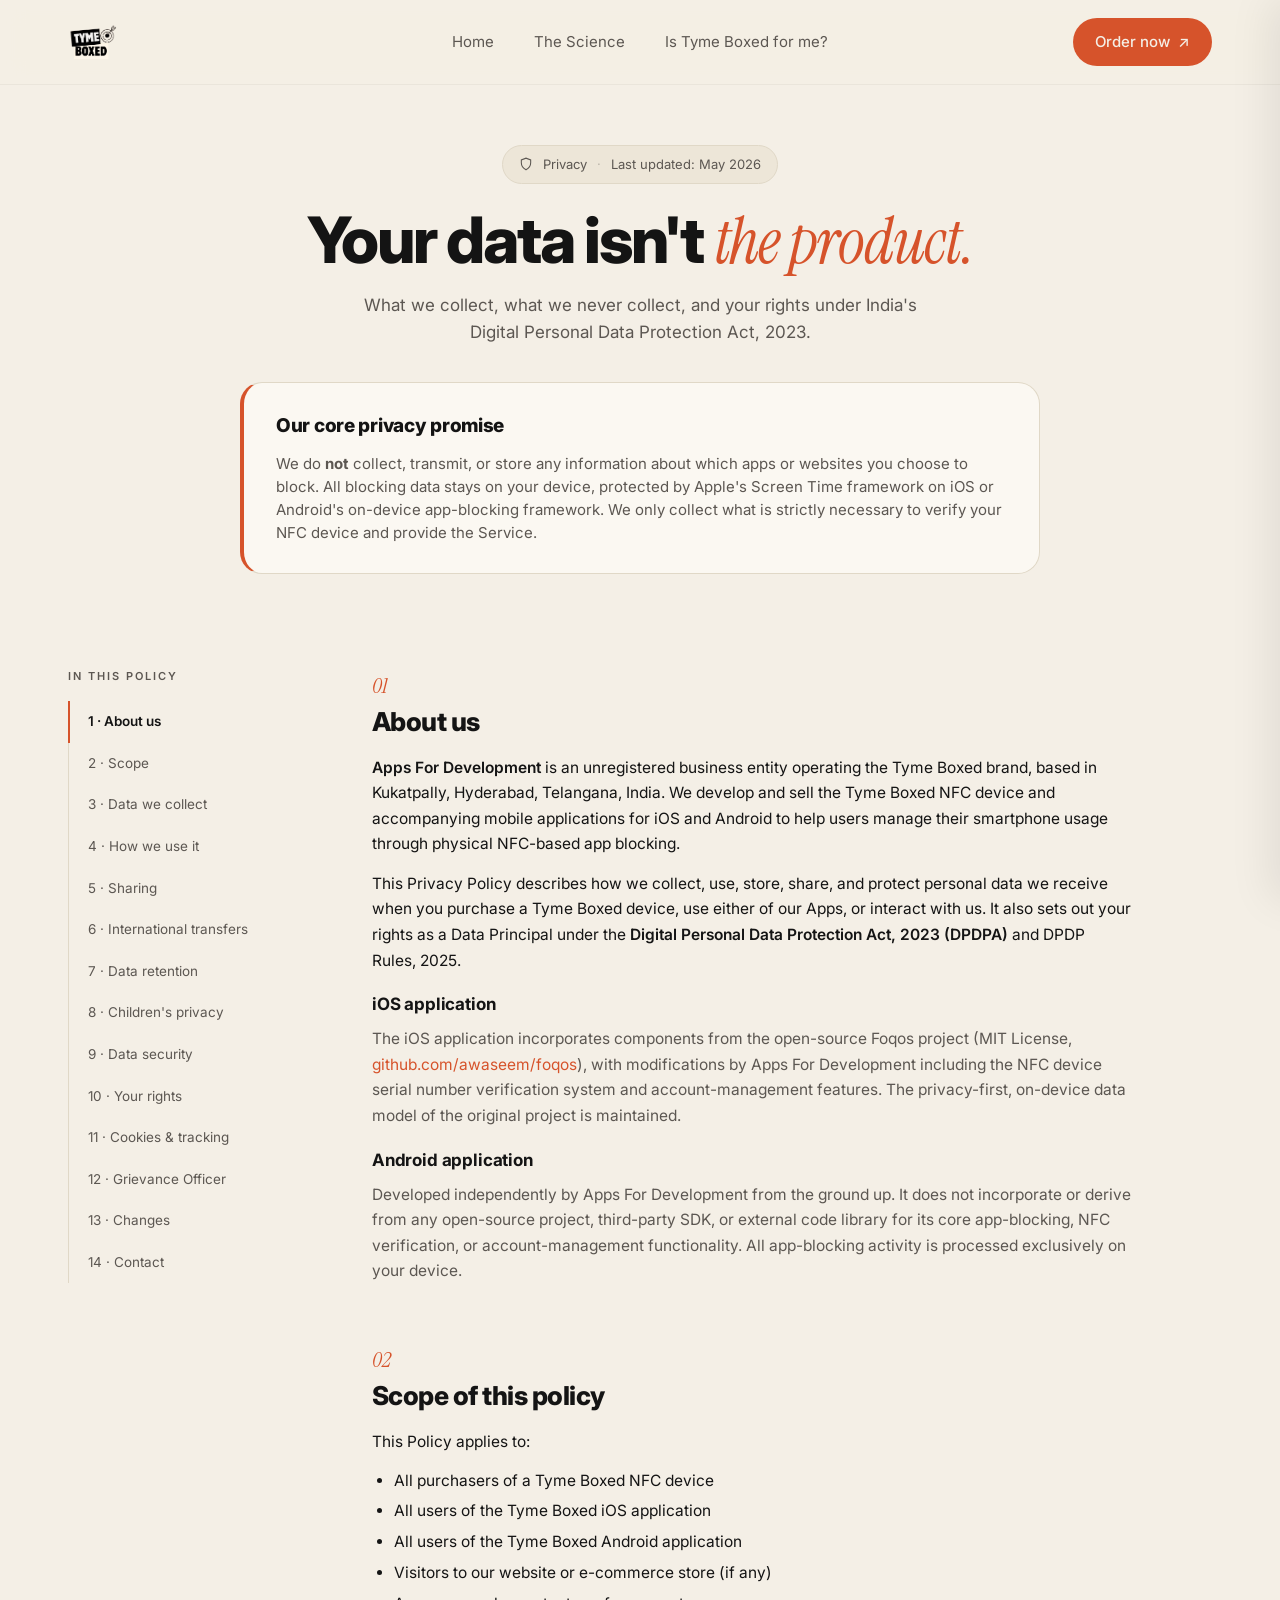
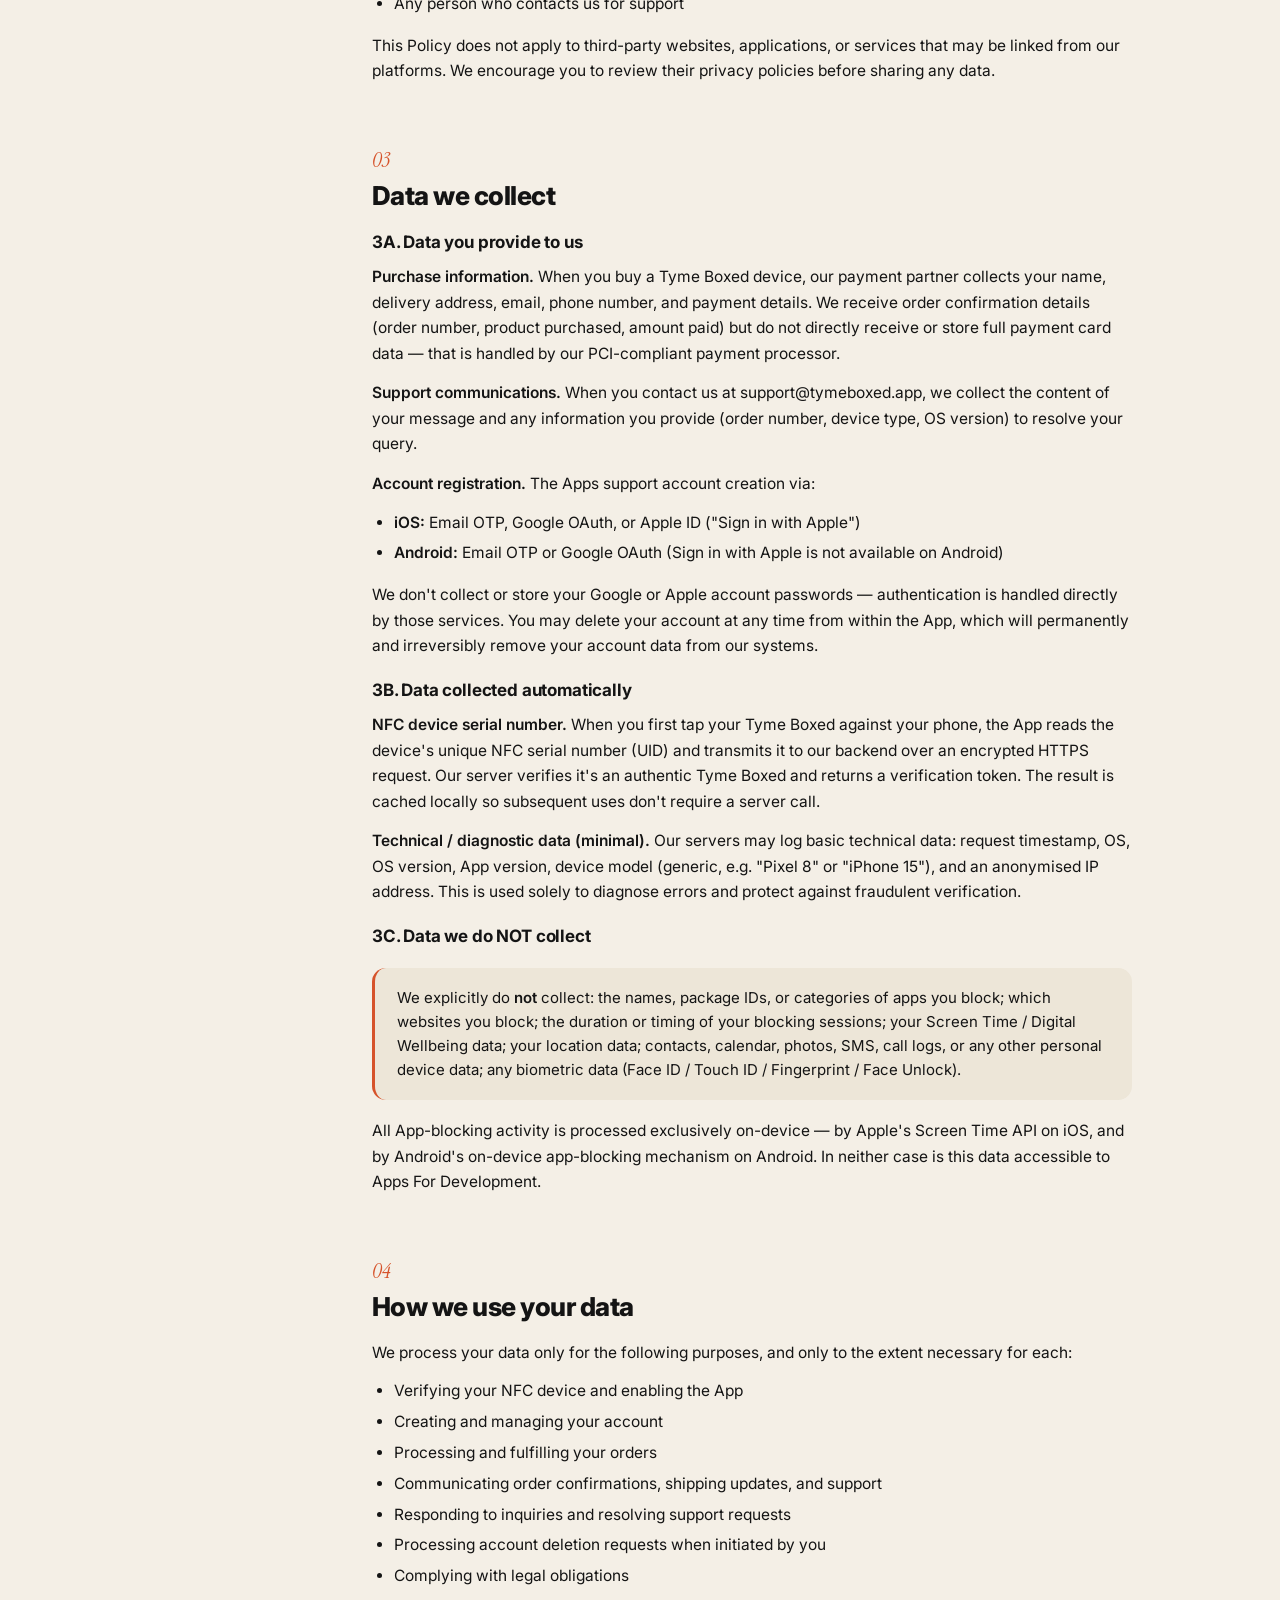
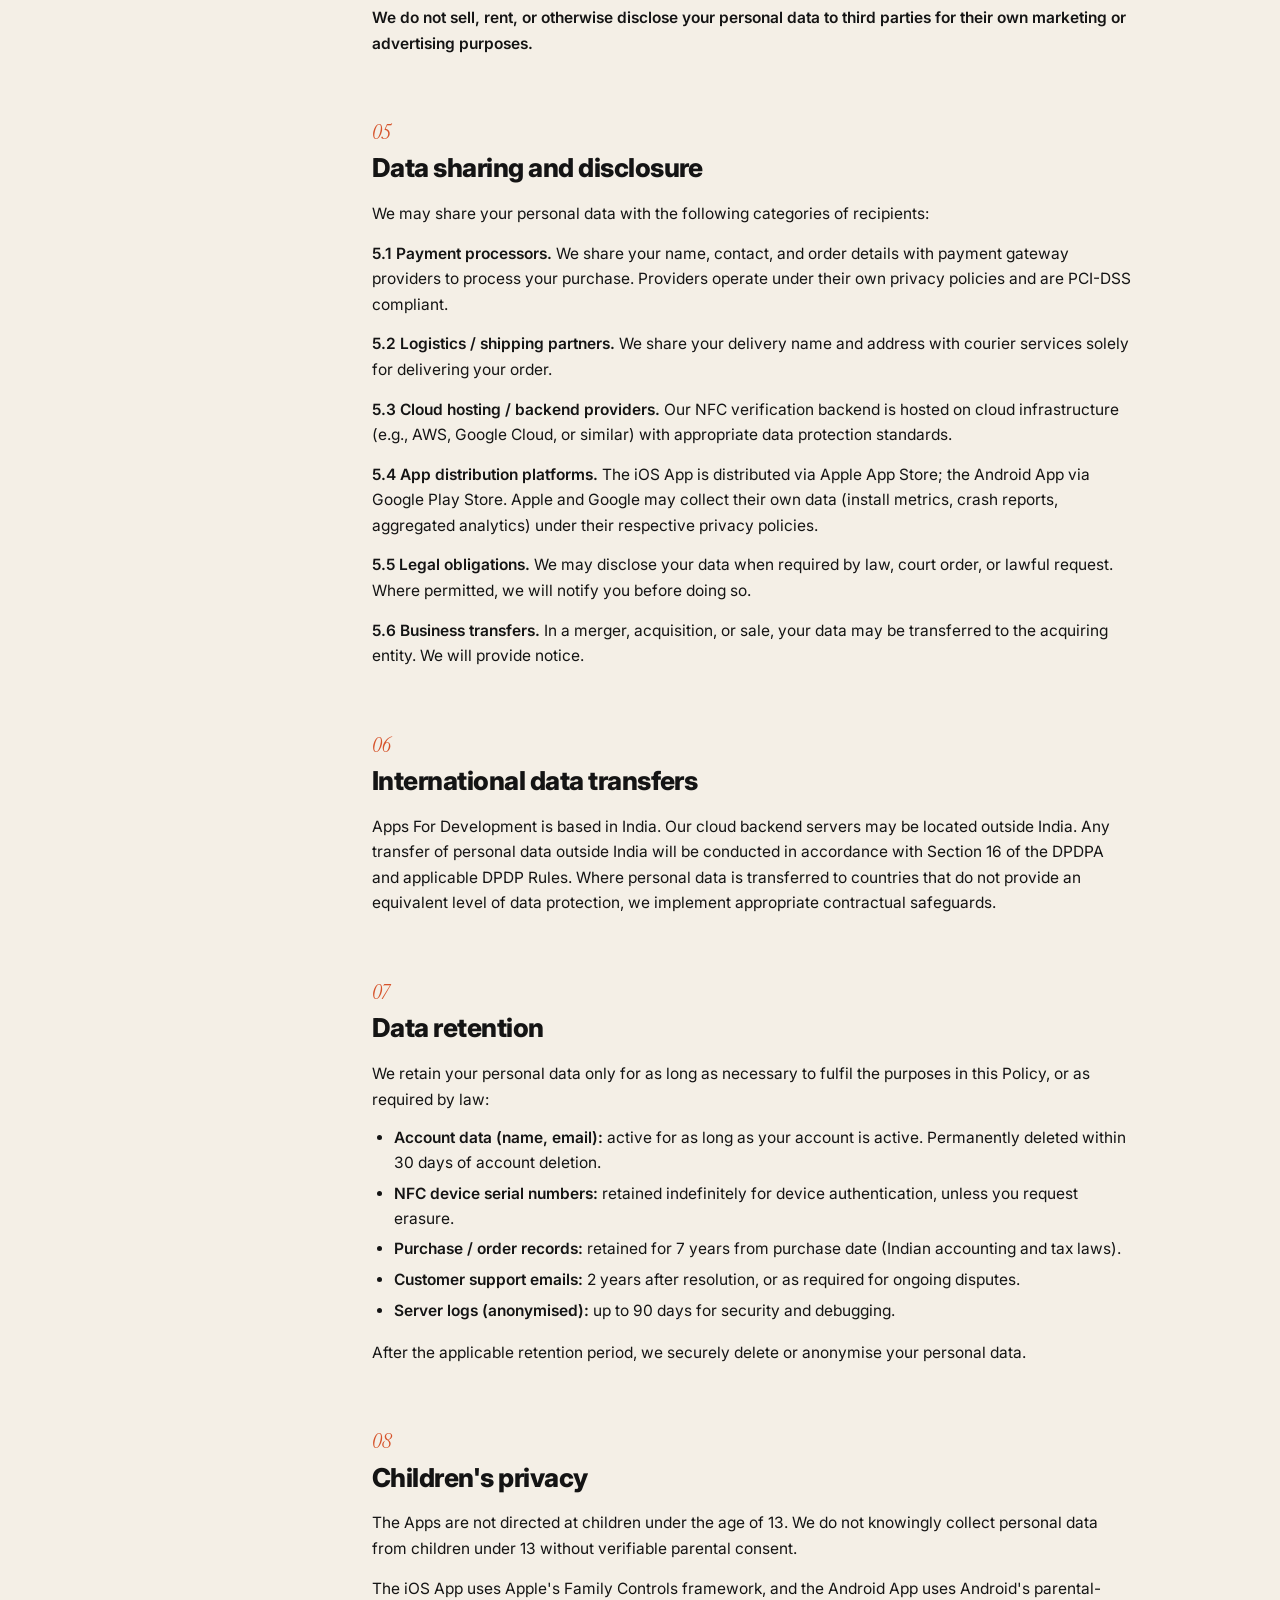
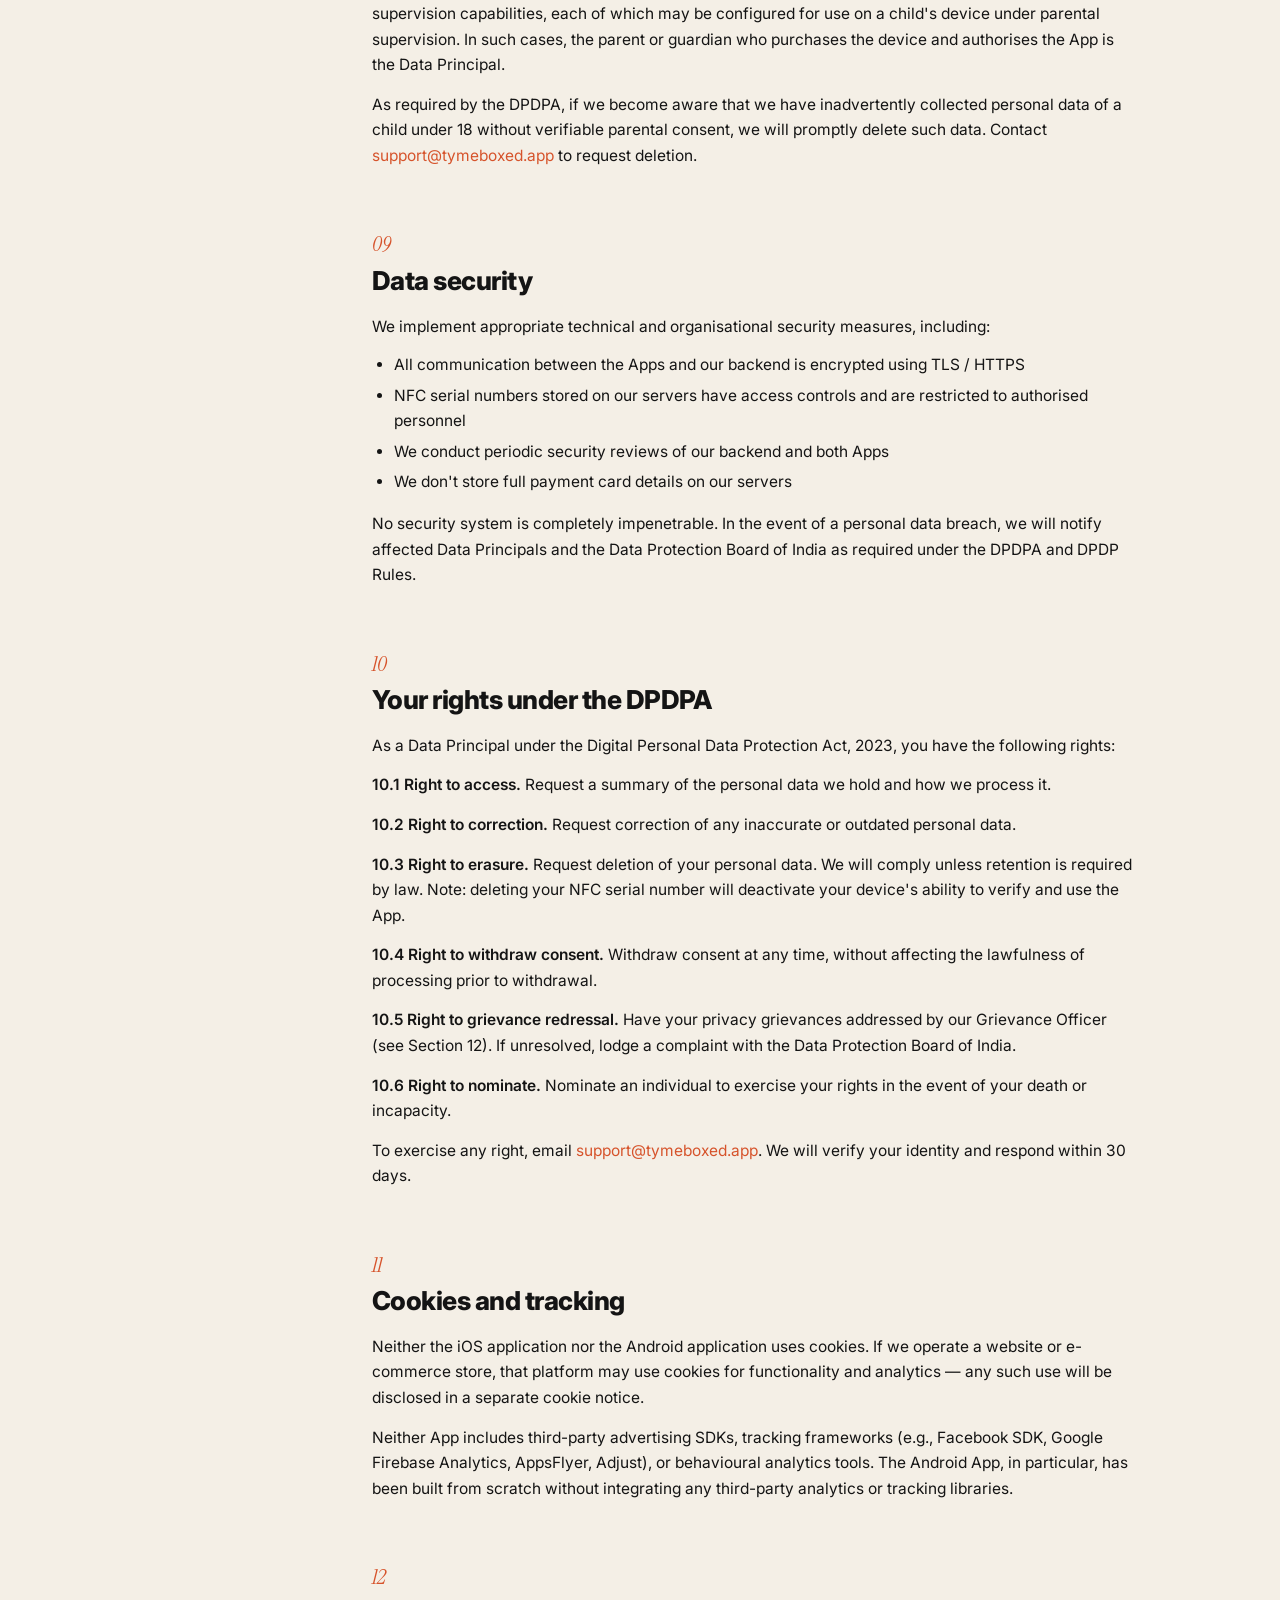
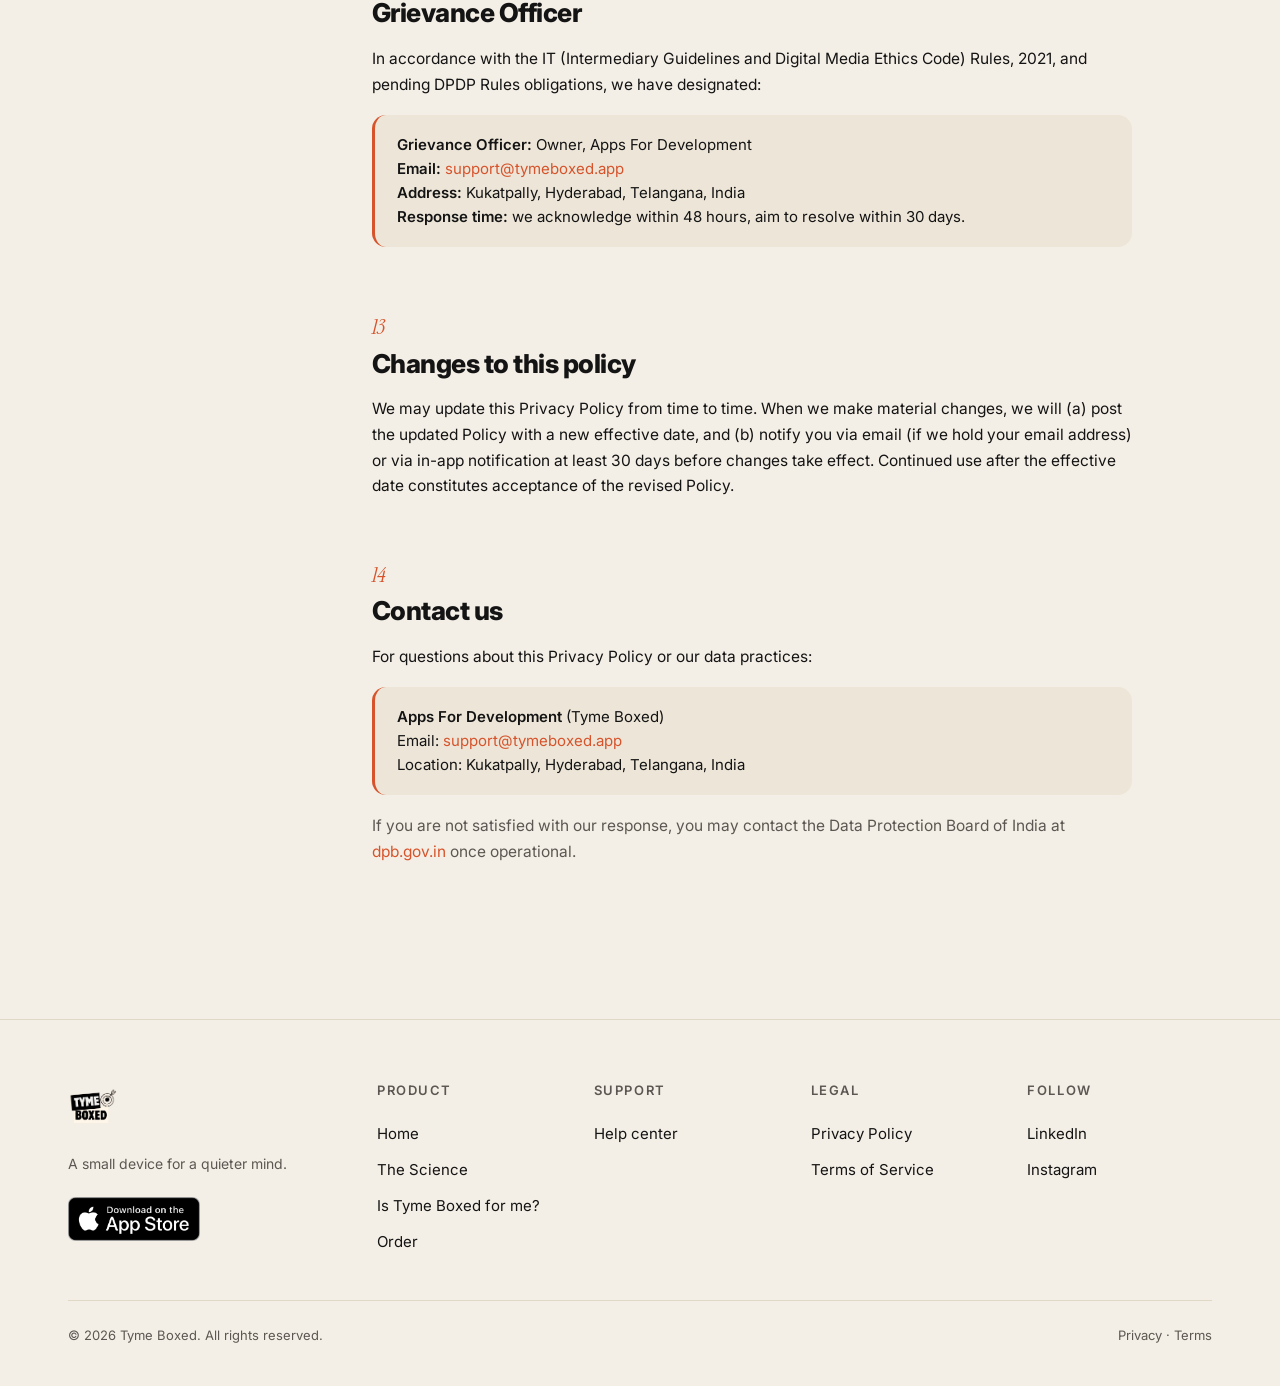
<file: privacy.html>
<!DOCTYPE html>
<html lang="en">
<head>
<script>
!function(f,b,e,v,n,t,s)
{if(f.fbq)return;n=f.fbq=function(){n.callMethod?
n.callMethod.apply(n,arguments):n.queue.push(arguments)};
if(!f._fbq)f._fbq=n;n.push=n;n.loaded=!0;n.version='2.0';
n.queue=[];t=b.createElement(e);t.async=!0;
t.src=v;s=b.getElementsByTagName(e)[0];
s.parentNode.insertBefore(t,s)}(window, document,'script',
'https://connect.facebook.net/en_US/fbevents.js');
fbq('init', '36986414434290717');
fbq('track', 'PageView');
</script>
<noscript><img height="1" width="1" style="display:none"
src="https://www.facebook.com/tr?id=36986414434290717&ev=PageView&noscript=1"
/></noscript>
<meta charset="UTF-8">
<meta name="viewport" content="width=device-width, initial-scale=1.0, viewport-fit=cover">
<link rel="icon" href="images/B11.png" type="image/png">
<link rel="apple-touch-icon" href="images/B11.png">
<title>Privacy Policy - Tyme Boxed</title>
<meta name="description" content="How Tyme Boxed handles your data. What we collect, what we don't, and your rights under the DPDPA, 2023.">
<link rel="preconnect" href="https://www.clarity.ms">
<script type="text/javascript">
(function(c,l,a,r,i,t,y){
  c[a]=c[a]||function(){(c[a].q=c[a].q||[]).push(arguments)};
  t=l.createElement(r);t.async=1;t.src="https://www.clarity.ms/tag/"+i;
  y=l.getElementsByTagName(r)[0];y.parentNode.insertBefore(t,y);
})(window,document,"clarity","script","w3uyp057u9");
</script>
<link rel="preconnect" href="https://fonts.googleapis.com">
<link rel="preconnect" href="https://fonts.gstatic.com" crossorigin>
<link href="https://fonts.googleapis.com/css2?family=Instrument+Serif:ital@0;1&family=Inter:wght@400;500;600;700;800;900&display=swap" rel="stylesheet">
<link rel="stylesheet" href="cart-fab.css">
<style>
  :root {
    --bg:        #F4EFE6;
    --bg-warm:   #EDE6D8;
    --bg-card:   #FBF8F2;
    --ink:       #141414;
    --ink-soft:  #5C5752;
    --line:      #E0D8C7;
    --accent:    #D6532B;
    --accent-d:  #B8431F;
    --green:     #2F6B3D;
  }
  * { box-sizing: border-box; margin: 0; padding: 0; }
  html { scroll-behavior: smooth; -webkit-font-smoothing: antialiased; overflow-x: clip; }
  body {
    background: var(--bg);
    color: var(--ink);
    font-family: 'Inter', system-ui, -apple-system, sans-serif;
    font-size: 16px; line-height: 1.6;
    overflow-x: clip;
  }
  .container { max-width: 1200px; margin: 0 auto; padding: 0 28px; }
  a { color: inherit; text-decoration: none; }

  /* Nav */
  nav {
    position: sticky; top: 0; z-index: 50;
    background: rgba(244,239,230,0.85);
    backdrop-filter: saturate(180%) blur(12px);
    -webkit-backdrop-filter: saturate(180%) blur(12px);
    border-bottom: 1px solid rgba(0,0,0,0.04);
  }
  .nav-inner {
    display: grid; grid-template-columns: 1fr auto 1fr;
    align-items: center; padding: 16px 28px; max-width: 1200px; margin: 0 auto;
  }
  .logo {
    justify-self: start;
    display: inline-flex;
    align-items: center;
    flex-shrink: 0;
    line-height: 0;
  }
  .logo img {
    height: 52px;
    width: auto;
    display: block;
  }
  .nav-links {
    justify-self: center;
    display: flex; gap: 40px; align-items: center;
    font-size: 15px; color: var(--ink-soft); white-space: nowrap;
  }
  .nav-links a:hover { color: var(--ink); }
  .nav-links a.active { color: var(--ink); font-weight: 500; }
  .nav-actions {
    justify-self: end;
    display: flex; align-items: center; gap: 10px; flex-shrink: 0;
  }
  .btn {
    display: inline-flex; align-items: center; gap: 8px;
    background: var(--ink); color: var(--bg);
    padding: 12px 22px; border-radius: 999px;
    font-weight: 500; font-size: 15px;
    transition: transform .15s ease, background .15s ease;
  }
  .btn:hover { background: var(--accent); transform: translateY(-1px); }
  .btn.share {
    background: var(--accent);
    color: var(--bg);
    font-weight: 500;
    border: 0; cursor: pointer; font-family: inherit;
  }
  .btn.share:hover {
    background: var(--accent-d);
    transform: translateY(-1px);
  }
  .btn.share svg { width: 16px; height: 16px; }

  /* Hero */
  .hero { padding: 60px 0 30px; text-align: center; }
  .meta-pill {
    display: inline-flex; align-items: center; gap: 10px;
    padding: 8px 16px;
    background: var(--bg-warm); border: 1px solid var(--line);
    border-radius: 999px; font-size: 13px; color: var(--ink-soft);
    margin-bottom: 24px;
  }
  .meta-pill svg { width: 14px; height: 14px; }
  h1.display {
    font-family: 'Inter', sans-serif; font-weight: 800;
    font-size: clamp(40px, 5.4vw, 64px);
    line-height: 1.0; letter-spacing: -0.035em;
    margin: 0 auto 18px; max-width: 800px;
  }
  h1.display .ital {
    font-family: 'Instrument Serif', serif; font-style: italic; font-weight: 400;
    color: var(--accent); letter-spacing: -0.02em;
  }
  .hero-sub { font-size: 17px; color: var(--ink-soft); max-width: 580px; margin: 0 auto; }

  /* Promise card — only on privacy/terms hero area */
  .promise {
    max-width: 800px; margin: 36px auto 0;
    padding: 28px 32px;
    background: var(--bg-card); border-radius: 22px;
    border: 1px solid var(--line);
    border-left: 4px solid var(--accent);
    text-align: left;
  }
  .promise h3 {
    font-family: 'Inter', sans-serif; font-weight: 800;
    font-size: 19px; letter-spacing: -0.015em; margin-bottom: 10px;
  }
  .promise p { color: var(--ink-soft); font-size: 15px; line-height: 1.55; }

  /* Page layout: sidebar + content */
  .page-wrap {
    display: grid;
    grid-template-columns: 240px 1fr;
    gap: 64px;
    max-width: 1200px; margin: 60px auto 0; padding: 0 28px;
  }
  .sidebar {
    position: sticky; top: 100px;
    align-self: start;
    padding-top: 4px;
    min-width: 0;
    max-height: calc(100vh - 130px);
    overflow-y: auto;
  }
  .sidebar::-webkit-scrollbar { width: 4px; }
  .sidebar::-webkit-scrollbar-thumb { background: var(--line); border-radius: 2px; }
  .sidebar-label {
    font-size: 11px; letter-spacing: 0.18em; text-transform: uppercase;
    color: var(--ink-soft); font-weight: 600; margin-bottom: 16px;
  }
  .sidebar-list {
    list-style: none; padding: 0; margin: 0;
    border-left: 1px solid var(--line);
  }
  .sidebar-list a {
    display: block;
    padding: 10px 0 10px 18px;
    margin-left: -1px;
    font-size: 13.5px; color: var(--ink-soft);
    border-left: 2px solid transparent;
    transition: color .15s ease, border-color .15s ease;
  }
  .sidebar-list a:hover { color: var(--ink); }
  .sidebar-list a.active {
    color: var(--ink); border-left-color: var(--accent);
    font-weight: 600;
  }

  /* Article */
  article { padding-top: 4px; padding-bottom: 80px; max-width: 760px; min-width: 0; }
  .section { padding-top: 44px; }
  .section:first-of-type { padding-top: 0; }
  .s-num {
    font-family: 'Instrument Serif', serif; font-style: italic;
    color: var(--accent); font-size: 22px;
    margin-bottom: 4px; display: block; font-weight: 400;
  }
  h2.s-title {
    font-family: 'Inter', sans-serif; font-weight: 800;
    font-size: 26px; letter-spacing: -0.02em; line-height: 1.15;
    margin-bottom: 18px;
  }
  article p {
    margin-bottom: 14px; color: var(--ink);
    font-size: 15.5px; line-height: 1.65;
  }
  article p.muted { color: var(--ink-soft); }
  article strong { font-weight: 600; }
  article ul { margin: 0 0 16px 0; padding-left: 22px; }
  article ul li { margin-bottom: 6px; font-size: 15.5px; line-height: 1.6; color: var(--ink); }
  article a.inline { color: var(--accent); border-bottom: 1px solid transparent; transition: border-color .15s; }
  article a.inline:hover { border-color: var(--accent); }
  article h3.sub {
    font-family: 'Inter', sans-serif; font-weight: 700;
    font-size: 17px; letter-spacing: -0.01em;
    margin: 18px 0 8px;
  }

  /* Highlight block (do NOT collect, etc.) */
  .callout {
    background: var(--bg-warm); border-radius: 14px;
    padding: 18px 22px;
    margin: 18px 0;
    border-left: 3px solid var(--accent);
    font-size: 15px;
  }

  /* Footer */
  footer { padding: 60px 0 40px; border-top: 1px solid var(--line); margin-top: 60px; }
  .foot-grid {
    display: grid; grid-template-columns: 1.5fr 1fr 1fr 1fr 1fr; gap: 32px;
  }
  .foot-grid h5 { font-size: 13px; text-transform: uppercase; letter-spacing: 0.12em; color: var(--ink-soft); margin-bottom: 16px; font-weight: 600; }
  .foot-grid a { display: block; padding: 6px 0; font-size: 15px; color: var(--ink); }
  .foot-grid a:hover { color: var(--accent); }
  .foot-bottom {
    margin-top: 40px; padding-top: 24px; border-top: 1px solid var(--line);
    display: flex; justify-content: space-between; align-items: center;
    font-size: 13px; color: var(--ink-soft); flex-wrap: wrap; gap: 12px;
  }
  .app-badge { display: inline-block; margin-top: 16px; }
  .app-badge img { height: 44px; display: block; }
  .muted { color: var(--ink-soft); }

  /* Mobile */
  @media (max-width: 880px) {
    .container { padding: 0 20px; }
    .nav-links { display: none; }
    .nav-inner { display: flex; justify-content: space-between; padding: 12px 18px; }
    .logo img { height: 40px; }
    .btn { padding: 9px 16px; font-size: 13px; }
    .hero { padding: 32px 0 22px; }
    h1.display { font-size: 36px; }
    .hero-sub { font-size: 15px; padding: 0 4px; }
    .promise { margin-top: 26px; padding: 22px 22px; border-radius: 18px; }
    .promise h3 { font-size: 17px; }
    .promise p { font-size: 14px; }
    .page-wrap {
      grid-template-columns: 1fr; gap: 0;
      padding: 0 20px;
      margin-top: 36px;
    }
    .sidebar {
      position: static; max-height: none; overflow: visible;
      margin-bottom: 28px;
      padding: 16px;
      background: var(--bg-warm);
      border-radius: 16px;
    }
    .sidebar-label { margin-bottom: 10px; font-size: 10px; }
    .sidebar-list {
      display: flex; flex-direction: column; gap: 4px;
      border-left: 0;
    }
    .sidebar-list a {
      padding: 6px 10px;
      font-size: 12.5px;
      border-left: 0;
      background: var(--bg-card); border: 1px solid var(--line);
      border-radius: 999px;
      text-align: left;
    }
    .sidebar-list a.active {
      background: var(--ink); color: var(--bg-card); border-color: var(--ink);
    }
    article { padding-bottom: 60px; }
    .section { padding-top: 36px; }
    .s-num { font-size: 18px; }
    h2.s-title { font-size: 22px; margin-bottom: 14px; }
    article p, article ul li { font-size: 15px; }
    .foot-grid { grid-template-columns: 1fr 1fr; gap: 28px; }
  }
  @media (max-width: 380px) {
    .container { padding: 0 16px; }
    .nav-inner { padding: 11px 16px; }
    h1.display { font-size: 32px; }
    .foot-grid { grid-template-columns: 1fr; gap: 24px; }
  }
  @media (min-width: 881px) { .menu-toggle { display: none; } }
  @media (max-width: 880px) { .menu-toggle { display: flex; } }
  .menu-toggle { background: none; border: none; cursor: pointer; width: 40px; height: 40px; flex-direction: column; justify-content: center; align-items: center; gap: 5px; padding: 8px; flex-shrink: 0; }
  .menu-toggle span { display: block; width: 20px; height: 2px; background: var(--ink); border-radius: 2px; }
  .mobile-menu-backdrop { position: fixed; inset: 0; background: rgba(0,0,0,0.3); z-index: 99; opacity: 0; pointer-events: none; transition: opacity .35s ease; }
  .mobile-menu-backdrop.open { opacity: 1; pointer-events: auto; }
  .mobile-menu { position: fixed; top: 0; right: 0; bottom: 0; width: min(320px, 82vw); background: var(--bg); z-index: 100; transform: translateX(100%); transition: transform .35s cubic-bezier(.4,0,.2,1); display: flex; flex-direction: column; box-shadow: -10px 0 40px rgba(0,0,0,0.08); }
  .mobile-menu.open { transform: translateX(0); }
  .mobile-menu-header { display: flex; justify-content: space-between; align-items: center; padding: 16px 22px; border-bottom: 1px solid var(--line); }
  .menu-close { background: none; border: none; cursor: pointer; font-size: 28px; color: var(--ink); width: 40px; height: 40px; display: grid; place-items: center; }
  .mobile-menu-links { padding: 32px 22px; display: flex; flex-direction: column; gap: 4px; flex: 1; }
  .mobile-menu-links a { font-size: 18px; font-weight: 500; padding: 14px 0; color: var(--ink); border-bottom: 1px solid var(--line); transition: color .15s; }
  .mobile-menu-links a:last-child { border-bottom: none; }
  .mobile-menu-links a:hover { color: var(--accent); }
</style>
</head>
<body>

<nav>
  <div class="nav-inner">
    <a href="index.html" class="logo"><img src="images/B1.png" alt="Tyme Boxed" /></a>
    <div class="nav-links">
      <a href="index.html">Home</a>
      <a href="science.html">The Science</a>
      <a href="quiz.html">Is Tyme Boxed for me?</a>
    </div>
    <div class="nav-actions">
      <a href="preorder.html" class="btn share">Order now <span class="arrow">↗</span></a>
      <button class="menu-toggle" type="button" aria-label="Open menu"><span></span><span></span><span></span></button>
    </div>
  </div>
</nav>

<div class="mobile-menu-backdrop" id="menuBackdrop"></div>
<div class="mobile-menu" id="mobileMenu">
  <div class="mobile-menu-header">
    <a href="index.html" class="logo"><img src="images/B1.png" alt="Tyme Boxed" /></a>
    <button class="menu-close" aria-label="Close menu">×</button>
  </div>
  <div class="mobile-menu-links">
    <a href="index.html">Home</a>
    <a href="science.html">The Science</a>
    <a href="quiz.html">Is Tyme Boxed for me?</a>
  </div>
</div>

<header class="hero">
  <div class="container">
    <div class="meta-pill">
      <svg viewBox="0 0 24 24" fill="none" stroke="currentColor" stroke-width="1.8"><path d="M12 22s8-4 8-12V5l-8-3-8 3v5c0 8 8 12 8 12z"/></svg>
      <span>Privacy</span>
      <span style="opacity:0.35">·</span>
      <span>Last updated: May 2026</span>
    </div>
    <h1 class="display">Your data isn't <span class="ital">the product.</span></h1>
    <p class="hero-sub">What we collect, what we never collect, and your rights under India's Digital Personal Data Protection Act, 2023.</p>

    <div class="promise">
      <h3>Our core privacy promise</h3>
      <p>We do <strong>not</strong> collect, transmit, or store any information about which apps or websites you choose to block. All blocking data stays on your device, protected by Apple's Screen Time framework on iOS or Android's on-device app-blocking framework. We only collect what is strictly necessary to verify your NFC device and provide the Service.</p>
    </div>
  </div>
</header>

<div class="page-wrap">

  <aside class="sidebar">
    <div class="sidebar-label">In this policy</div>
    <ul class="sidebar-list">
      <li><a href="#about" data-target="about" class="active">1 · About us</a></li>
      <li><a href="#scope" data-target="scope">2 · Scope</a></li>
      <li><a href="#data" data-target="data">3 · Data we collect</a></li>
      <li><a href="#use" data-target="use">4 · How we use it</a></li>
      <li><a href="#sharing" data-target="sharing">5 · Sharing</a></li>
      <li><a href="#transfers" data-target="transfers">6 · International transfers</a></li>
      <li><a href="#retention" data-target="retention">7 · Data retention</a></li>
      <li><a href="#children" data-target="children">8 · Children's privacy</a></li>
      <li><a href="#security" data-target="security">9 · Data security</a></li>
      <li><a href="#rights" data-target="rights">10 · Your rights</a></li>
      <li><a href="#cookies" data-target="cookies">11 · Cookies &amp; tracking</a></li>
      <li><a href="#officer" data-target="officer">12 · Grievance Officer</a></li>
      <li><a href="#changes" data-target="changes">13 · Changes</a></li>
      <li><a href="#contact" data-target="contact">14 · Contact</a></li>
    </ul>
  </aside>

  <article>

    <section class="section" id="about">
      <span class="s-num">01</span>
      <h2 class="s-title">About us</h2>
      <p><strong>Apps For Development</strong> is an unregistered business entity operating the Tyme Boxed brand, based in Kukatpally, Hyderabad, Telangana, India. We develop and sell the Tyme Boxed NFC device and accompanying mobile applications for iOS and Android to help users manage their smartphone usage through physical NFC-based app blocking.</p>
      <p>This Privacy Policy describes how we collect, use, store, share, and protect personal data we receive when you purchase a Tyme Boxed device, use either of our Apps, or interact with us. It also sets out your rights as a Data Principal under the <strong>Digital Personal Data Protection Act, 2023 (DPDPA)</strong> and DPDP Rules, 2025.</p>
      <h3 class="sub">iOS application</h3>
      <p class="muted">The iOS application incorporates components from the open-source Foqos project (MIT License, <a class="inline" href="https://github.com/awaseem/foqos">github.com/awaseem/foqos</a>), with modifications by Apps For Development including the NFC device serial number verification system and account-management features. The privacy-first, on-device data model of the original project is maintained.</p>
      <h3 class="sub">Android application</h3>
      <p class="muted">Developed independently by Apps For Development from the ground up. It does not incorporate or derive from any open-source project, third-party SDK, or external code library for its core app-blocking, NFC verification, or account-management functionality. All app-blocking activity is processed exclusively on your device.</p>
    </section>

    <section class="section" id="scope">
      <span class="s-num">02</span>
      <h2 class="s-title">Scope of this policy</h2>
      <p>This Policy applies to:</p>
      <ul>
        <li>All purchasers of a Tyme Boxed NFC device</li>
        <li>All users of the Tyme Boxed iOS application</li>
        <li>All users of the Tyme Boxed Android application</li>
        <li>Visitors to our website or e-commerce store (if any)</li>
        <li>Any person who contacts us for support</li>
      </ul>
      <p>This Policy does not apply to third-party websites, applications, or services that may be linked from our platforms. We encourage you to review their privacy policies before sharing any data.</p>
    </section>

    <section class="section" id="data">
      <span class="s-num">03</span>
      <h2 class="s-title">Data we collect</h2>

      <h3 class="sub">3A. Data you provide to us</h3>
      <p><strong>Purchase information.</strong> When you buy a Tyme Boxed device, our payment partner collects your name, delivery address, email, phone number, and payment details. We receive order confirmation details (order number, product purchased, amount paid) but do not directly receive or store full payment card data — that is handled by our PCI-compliant payment processor.</p>
      <p><strong>Support communications.</strong> When you contact us at support@tymeboxed.app, we collect the content of your message and any information you provide (order number, device type, OS version) to resolve your query.</p>
      <p><strong>Account registration.</strong> The Apps support account creation via:</p>
      <ul>
        <li><strong>iOS:</strong> Email OTP, Google OAuth, or Apple ID ("Sign in with Apple")</li>
        <li><strong>Android:</strong> Email OTP or Google OAuth (Sign in with Apple is not available on Android)</li>
      </ul>
      <p>We don't collect or store your Google or Apple account passwords — authentication is handled directly by those services. You may delete your account at any time from within the App, which will permanently and irreversibly remove your account data from our systems.</p>

      <h3 class="sub">3B. Data collected automatically</h3>
      <p><strong>NFC device serial number.</strong> When you first tap your Tyme Boxed against your phone, the App reads the device's unique NFC serial number (UID) and transmits it to our backend over an encrypted HTTPS request. Our server verifies it's an authentic Tyme Boxed and returns a verification token. The result is cached locally so subsequent uses don't require a server call.</p>
      <p><strong>Technical / diagnostic data (minimal).</strong> Our servers may log basic technical data: request timestamp, OS, OS version, App version, device model (generic, e.g. "Pixel 8" or "iPhone 15"), and an anonymised IP address. This is used solely to diagnose errors and protect against fraudulent verification.</p>

      <h3 class="sub">3C. Data we do NOT collect</h3>
      <div class="callout">
        We explicitly do <strong>not</strong> collect: the names, package IDs, or categories of apps you block; which websites you block; the duration or timing of your blocking sessions; your Screen Time / Digital Wellbeing data; your location data; contacts, calendar, photos, SMS, call logs, or any other personal device data; any biometric data (Face ID / Touch ID / Fingerprint / Face Unlock).
      </div>
      <p>All App-blocking activity is processed exclusively on-device — by Apple's Screen Time API on iOS, and by Android's on-device app-blocking mechanism on Android. In neither case is this data accessible to Apps For Development.</p>
    </section>

    <section class="section" id="use">
      <span class="s-num">04</span>
      <h2 class="s-title">How we use your data</h2>
      <p>We process your data only for the following purposes, and only to the extent necessary for each:</p>
      <ul>
        <li>Verifying your NFC device and enabling the App</li>
        <li>Creating and managing your account</li>
        <li>Processing and fulfilling your orders</li>
        <li>Communicating order confirmations, shipping updates, and support</li>
        <li>Responding to inquiries and resolving support requests</li>
        <li>Processing account deletion requests when initiated by you</li>
        <li>Complying with legal obligations</li>
      </ul>
      <p><strong>We do not sell, rent, or otherwise disclose your personal data to third parties for their own marketing or advertising purposes.</strong></p>
    </section>

    <section class="section" id="sharing">
      <span class="s-num">05</span>
      <h2 class="s-title">Data sharing and disclosure</h2>
      <p>We may share your personal data with the following categories of recipients:</p>
      <p><strong>5.1 Payment processors.</strong> We share your name, contact, and order details with payment gateway providers to process your purchase. Providers operate under their own privacy policies and are PCI-DSS compliant.</p>
      <p><strong>5.2 Logistics / shipping partners.</strong> We share your delivery name and address with courier services solely for delivering your order.</p>
      <p><strong>5.3 Cloud hosting / backend providers.</strong> Our NFC verification backend is hosted on cloud infrastructure (e.g., AWS, Google Cloud, or similar) with appropriate data protection standards.</p>
      <p><strong>5.4 App distribution platforms.</strong> The iOS App is distributed via Apple App Store; the Android App via Google Play Store. Apple and Google may collect their own data (install metrics, crash reports, aggregated analytics) under their respective privacy policies.</p>
      <p><strong>5.5 Legal obligations.</strong> We may disclose your data when required by law, court order, or lawful request. Where permitted, we will notify you before doing so.</p>
      <p><strong>5.6 Business transfers.</strong> In a merger, acquisition, or sale, your data may be transferred to the acquiring entity. We will provide notice.</p>
    </section>

    <section class="section" id="transfers">
      <span class="s-num">06</span>
      <h2 class="s-title">International data transfers</h2>
      <p>Apps For Development is based in India. Our cloud backend servers may be located outside India. Any transfer of personal data outside India will be conducted in accordance with Section 16 of the DPDPA and applicable DPDP Rules. Where personal data is transferred to countries that do not provide an equivalent level of data protection, we implement appropriate contractual safeguards.</p>
    </section>

    <section class="section" id="retention">
      <span class="s-num">07</span>
      <h2 class="s-title">Data retention</h2>
      <p>We retain your personal data only for as long as necessary to fulfil the purposes in this Policy, or as required by law:</p>
      <ul>
        <li><strong>Account data (name, email):</strong> active for as long as your account is active. Permanently deleted within 30 days of account deletion.</li>
        <li><strong>NFC device serial numbers:</strong> retained indefinitely for device authentication, unless you request erasure.</li>
        <li><strong>Purchase / order records:</strong> retained for 7 years from purchase date (Indian accounting and tax laws).</li>
        <li><strong>Customer support emails:</strong> 2 years after resolution, or as required for ongoing disputes.</li>
        <li><strong>Server logs (anonymised):</strong> up to 90 days for security and debugging.</li>
      </ul>
      <p>After the applicable retention period, we securely delete or anonymise your personal data.</p>
    </section>

    <section class="section" id="children">
      <span class="s-num">08</span>
      <h2 class="s-title">Children's privacy</h2>
      <p>The Apps are not directed at children under the age of 13. We do not knowingly collect personal data from children under 13 without verifiable parental consent.</p>
      <p>The iOS App uses Apple's Family Controls framework, and the Android App uses Android's parental-supervision capabilities, each of which may be configured for use on a child's device under parental supervision. In such cases, the parent or guardian who purchases the device and authorises the App is the Data Principal.</p>
      <p>As required by the DPDPA, if we become aware that we have inadvertently collected personal data of a child under 18 without verifiable parental consent, we will promptly delete such data. Contact <a class="inline" href="mailto:support@tymeboxed.app">support@tymeboxed.app</a> to request deletion.</p>
    </section>

    <section class="section" id="security">
      <span class="s-num">09</span>
      <h2 class="s-title">Data security</h2>
      <p>We implement appropriate technical and organisational security measures, including:</p>
      <ul>
        <li>All communication between the Apps and our backend is encrypted using TLS / HTTPS</li>
        <li>NFC serial numbers stored on our servers have access controls and are restricted to authorised personnel</li>
        <li>We conduct periodic security reviews of our backend and both Apps</li>
        <li>We don't store full payment card details on our servers</li>
      </ul>
      <p>No security system is completely impenetrable. In the event of a personal data breach, we will notify affected Data Principals and the Data Protection Board of India as required under the DPDPA and DPDP Rules.</p>
    </section>

    <section class="section" id="rights">
      <span class="s-num">10</span>
      <h2 class="s-title">Your rights under the DPDPA</h2>
      <p>As a Data Principal under the Digital Personal Data Protection Act, 2023, you have the following rights:</p>
      <p><strong>10.1 Right to access.</strong> Request a summary of the personal data we hold and how we process it.</p>
      <p><strong>10.2 Right to correction.</strong> Request correction of any inaccurate or outdated personal data.</p>
      <p><strong>10.3 Right to erasure.</strong> Request deletion of your personal data. We will comply unless retention is required by law. Note: deleting your NFC serial number will deactivate your device's ability to verify and use the App.</p>
      <p><strong>10.4 Right to withdraw consent.</strong> Withdraw consent at any time, without affecting the lawfulness of processing prior to withdrawal.</p>
      <p><strong>10.5 Right to grievance redressal.</strong> Have your privacy grievances addressed by our Grievance Officer (see Section 12). If unresolved, lodge a complaint with the Data Protection Board of India.</p>
      <p><strong>10.6 Right to nominate.</strong> Nominate an individual to exercise your rights in the event of your death or incapacity.</p>
      <p>To exercise any right, email <a class="inline" href="mailto:support@tymeboxed.app">support@tymeboxed.app</a>. We will verify your identity and respond within 30 days.</p>
    </section>

    <section class="section" id="cookies">
      <span class="s-num">11</span>
      <h2 class="s-title">Cookies and tracking</h2>
      <p>Neither the iOS application nor the Android application uses cookies. If we operate a website or e-commerce store, that platform may use cookies for functionality and analytics — any such use will be disclosed in a separate cookie notice.</p>
      <p>Neither App includes third-party advertising SDKs, tracking frameworks (e.g., Facebook SDK, Google Firebase Analytics, AppsFlyer, Adjust), or behavioural analytics tools. The Android App, in particular, has been built from scratch without integrating any third-party analytics or tracking libraries.</p>
    </section>

    <section class="section" id="officer">
      <span class="s-num">12</span>
      <h2 class="s-title">Grievance Officer</h2>
      <p>In accordance with the IT (Intermediary Guidelines and Digital Media Ethics Code) Rules, 2021, and pending DPDP Rules obligations, we have designated:</p>
      <div class="callout">
        <strong>Grievance Officer:</strong> Owner, Apps For Development<br>
        <strong>Email:</strong> <a class="inline" href="mailto:support@tymeboxed.app">support@tymeboxed.app</a><br>
        <strong>Address:</strong> Kukatpally, Hyderabad, Telangana, India<br>
        <strong>Response time:</strong> we acknowledge within 48 hours, aim to resolve within 30 days.
      </div>
    </section>

    <section class="section" id="changes">
      <span class="s-num">13</span>
      <h2 class="s-title">Changes to this policy</h2>
      <p>We may update this Privacy Policy from time to time. When we make material changes, we will (a) post the updated Policy with a new effective date, and (b) notify you via email (if we hold your email address) or via in-app notification at least 30 days before changes take effect. Continued use after the effective date constitutes acceptance of the revised Policy.</p>
    </section>

    <section class="section" id="contact">
      <span class="s-num">14</span>
      <h2 class="s-title">Contact us</h2>
      <p>For questions about this Privacy Policy or our data practices:</p>
      <div class="callout">
        <strong>Apps For Development</strong> (Tyme Boxed)<br>
        Email: <a class="inline" href="mailto:support@tymeboxed.app">support@tymeboxed.app</a><br>
        Location: Kukatpally, Hyderabad, Telangana, India
      </div>
      <p class="muted">If you are not satisfied with our response, you may contact the Data Protection Board of India at <a class="inline" href="https://dpb.gov.in">dpb.gov.in</a> once operational.</p>
    </section>

  </article>
</div>

<footer>
  <div class="container">
    <div class="foot-grid">
      <div>
        <div class="logo"><img src="images/B1.png" alt="Tyme Boxed" /></div>
        <p class="muted" style="margin-top: 14px; font-size: 14px; max-width: 280px;">A small device for a quieter mind.</p>
        <a class="app-badge" href="https://apps.apple.com/in/app/tyme-boxed/id6759287522">
          <img src="images/app.png" alt="Download on the App Store">
        </a>
      </div>
      <div>
        <h5>Product</h5>
        <a href="index.html">Home</a>
        <a href="science.html">The Science</a>
        <a href="quiz.html">Is Tyme Boxed for me?</a>
        <a href="preorder.html">Order</a>
      </div>
      <div>
        <h5>Support</h5>
        <a href="support.html">Help center</a>
      </div>
      <div>
        <h5>Legal</h5>
        <a href="privacy.html">Privacy Policy</a>
        <a href="terms.html">Terms of Service</a>
      </div>
      <div>
        <h5>Follow</h5>
        <a href="https://www.linkedin.com/company/tyme-boxed/">LinkedIn</a>
        <a href="https://www.instagram.com/tyme_boxed">Instagram</a>
      </div>
    </div>
    <div class="foot-bottom">
      <span>© 2026 Tyme Boxed. All rights reserved.</span>
      <span><a href="privacy.html">Privacy</a> · <a href="terms.html">Terms</a></span>
    </div>
  </div>
</footer>

<button type="button" class="cart-fab" id="cart-fab" aria-label="Open cart">
  <svg viewBox="0 0 24 24" fill="none" stroke="currentColor" stroke-width="2" aria-hidden="true">
    <path d="M6 6h15l-1.5 9h-12z"/>
    <path d="M6 6L5 3H2"/>
    <circle cx="9" cy="20" r="1"/>
    <circle cx="18" cy="20" r="1"/>
  </svg>
  <span class="cart-fab-count" id="cart-fab-count">1</span>
</button>
<script src="cart.js"></script>

<script>
  // Sticky sidebar active state
  const targets = Array.from(document.querySelectorAll('article .section'));
  const links = Array.from(document.querySelectorAll('.sidebar-list a'));
  function updateActive() {
    let active = targets[0].id;
    for (const t of targets) {
      if (t.getBoundingClientRect().top < 160) active = t.id;
    }
    links.forEach(a => {
      if (a.dataset.target === active) a.classList.add('active');
      else a.classList.remove('active');
    });
  }
  window.addEventListener('scroll', updateActive, { passive: true });
  window.addEventListener('resize', updateActive);
  updateActive();

  // Mobile menu
  (function(){
    const toggle = document.querySelector('.menu-toggle');
    const menu = document.getElementById('mobileMenu');
    const backdrop = document.getElementById('menuBackdrop');
    const close = document.querySelector('.menu-close');
    function open() { menu.classList.add('open'); backdrop.classList.add('open'); document.body.style.overflow = 'hidden'; }
    function shut() { menu.classList.remove('open'); backdrop.classList.remove('open'); document.body.style.overflow = ''; }
    toggle.addEventListener('click', open);
    close.addEventListener('click', shut);
    backdrop.addEventListener('click', shut);
    menu.querySelectorAll('a').forEach(a => a.addEventListener('click', shut));
  })();
</script>
</body>
</html>
</file>
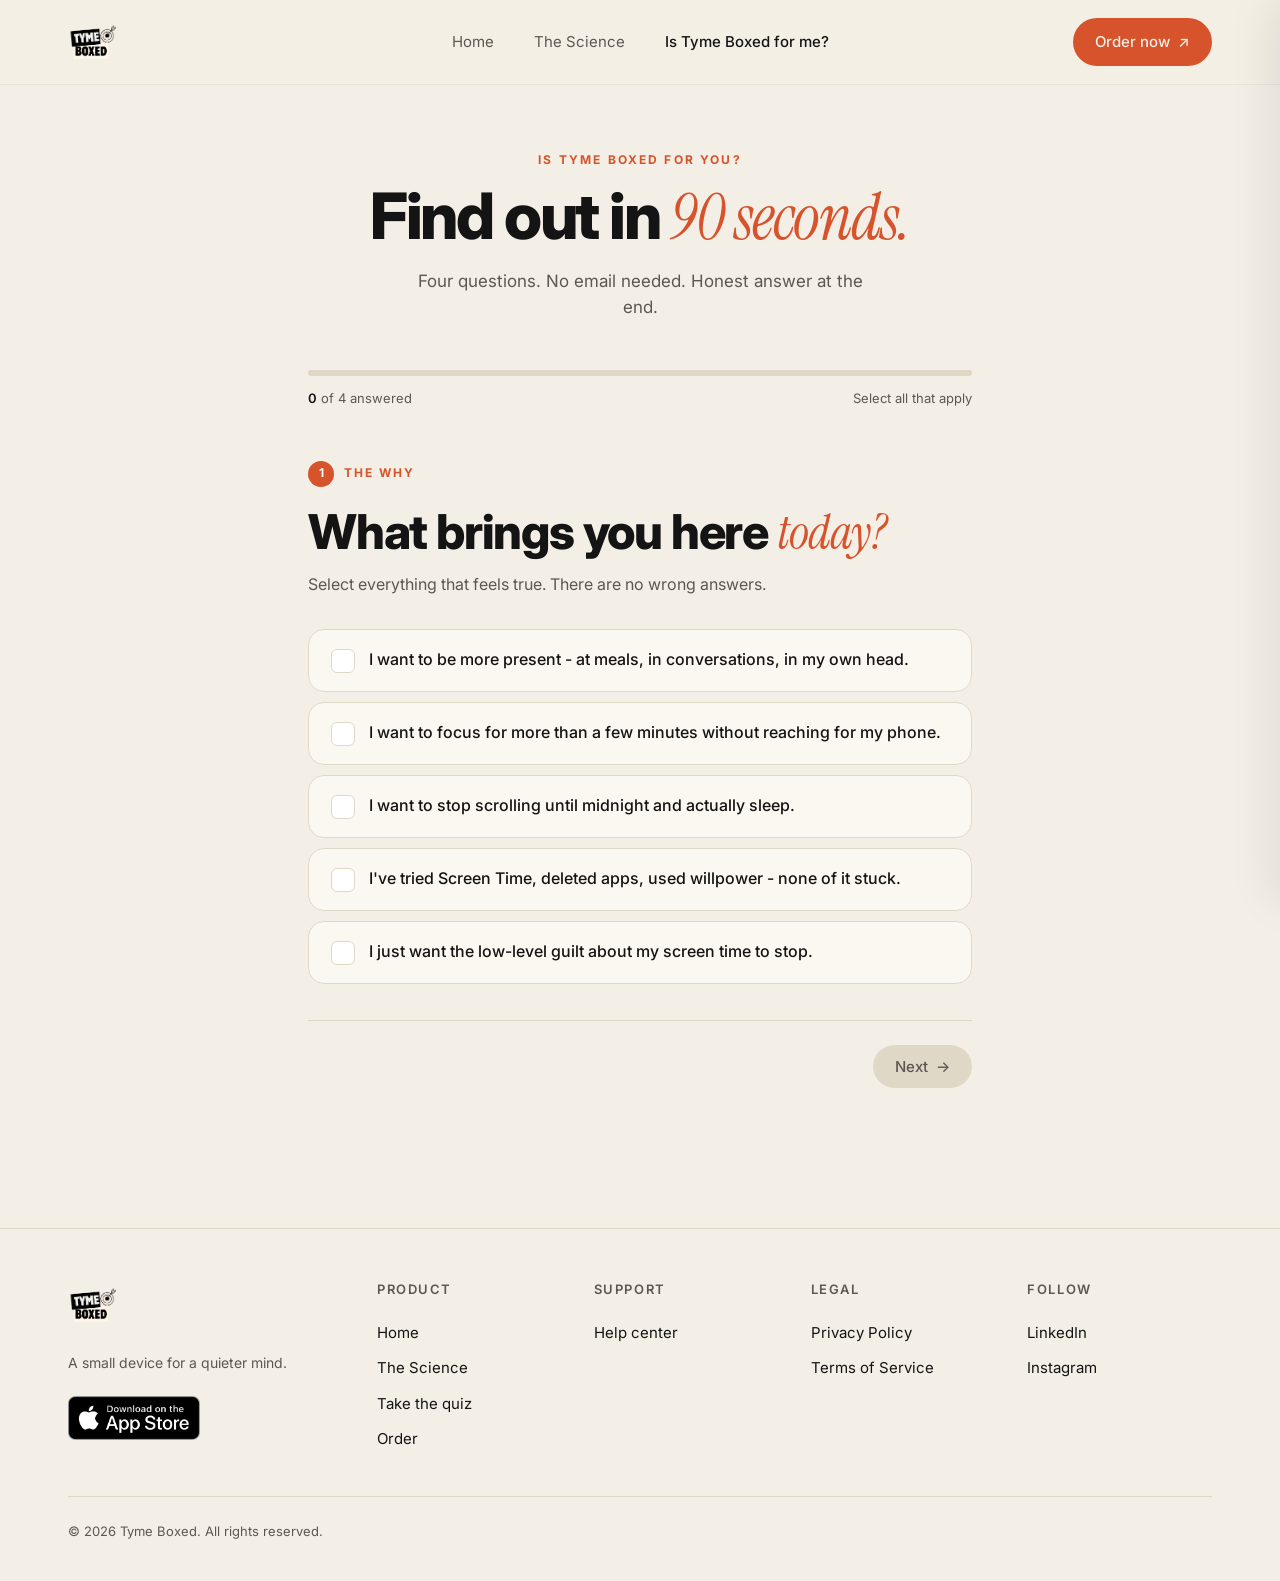
<file: quiz.html>
<!DOCTYPE html>
<html lang="en">
<head>
<script>
!function(f,b,e,v,n,t,s)
{if(f.fbq)return;n=f.fbq=function(){n.callMethod?
n.callMethod.apply(n,arguments):n.queue.push(arguments)};
if(!f._fbq)f._fbq=n;n.push=n;n.loaded=!0;n.version='2.0';
n.queue=[];t=b.createElement(e);t.async=!0;
t.src=v;s=b.getElementsByTagName(e)[0];
s.parentNode.insertBefore(t,s)}(window, document,'script',
'https://connect.facebook.net/en_US/fbevents.js');
fbq('init', '36986414434290717');
fbq('track', 'PageView');
</script>
<noscript><img height="1" width="1" style="display:none"
src="https://www.facebook.com/tr?id=36986414434290717&ev=PageView&noscript=1"
/></noscript>
<meta charset="UTF-8">
<meta name="viewport" content="width=device-width, initial-scale=1.0, viewport-fit=cover">
<link rel="icon" href="images/B11.png" type="image/png">
<link rel="apple-touch-icon" href="images/B11.png">
<title>Is Tyme Boxed for you? - 4 questions, 90 seconds.</title>
<meta name="description" content="A quick honest read on whether the device will actually help you. Four questions, no email required.">
<meta property="og:title" content="Is Tyme Boxed for you?">
<meta property="og:description" content="4 questions. 90 seconds. Honest answer at the end.">
<link rel="preconnect" href="https://www.clarity.ms">
<script type="text/javascript">
(function(c,l,a,r,i,t,y){
  c[a]=c[a]||function(){(c[a].q=c[a].q||[]).push(arguments)};
  t=l.createElement(r);t.async=1;t.src="https://www.clarity.ms/tag/"+i;
  y=l.getElementsByTagName(r)[0];y.parentNode.insertBefore(t,y);
})(window,document,"clarity","script","w3uyp057u9");
</script>
<link rel="preconnect" href="https://fonts.googleapis.com">
<link rel="preconnect" href="https://fonts.gstatic.com" crossorigin>
<link href="https://fonts.googleapis.com/css2?family=Instrument+Serif:ital@0;1&family=Inter:wght@400;500;600;700;800;900&display=swap" rel="stylesheet">
<link rel="stylesheet" href="cart-fab.css">
<style>
  :root {
    --bg:        #F4EFE6;
    --bg-warm:   #EDE6D8;
    --bg-card:   #FBF8F2;
    --bg-deep:   #1A1A1A;
    --ink:       #141414;
    --ink-soft:  #5C5752;
    --line:      #E0D8C7;
    --accent:    #D6532B;
    --accent-d:  #B8431F;
    --accent-soft: rgba(214,83,43,0.08);
    --green:     #2F6B3D;
  }
  * { box-sizing: border-box; margin: 0; padding: 0; }
  html { scroll-behavior: smooth; -webkit-font-smoothing: antialiased; overflow-x: clip; }
  body {
    background: var(--bg);
    color: var(--ink);
    font-family: 'Inter', system-ui, -apple-system, sans-serif;
    font-size: 17px; line-height: 1.55;
    overflow-x: clip;
    min-height: 100vh;
    display: flex; flex-direction: column;
  }
  .serif { font-family: 'Instrument Serif', Georgia, serif; font-weight: 400; }
  .container { max-width: 1200px; margin: 0 auto; padding: 0 28px; }
  .narrow { max-width: 720px; margin: 0 auto; padding: 0 28px; }
  a { color: inherit; text-decoration: none; }

  /* ───── Nav ───── */
  nav {
    position: sticky; top: 0; z-index: 50;
    background: rgba(244,239,230,0.85);
    backdrop-filter: saturate(180%) blur(12px);
    -webkit-backdrop-filter: saturate(180%) blur(12px);
    border-bottom: 1px solid rgba(0,0,0,0.04);
  }
  .nav-inner {
    display: grid;
    grid-template-columns: 1fr auto 1fr;
    align-items: center;
    padding: 16px 28px; max-width: 1200px; margin: 0 auto;
  }
  .logo {
    justify-self: start;
    display: inline-flex;
    align-items: center;
    flex-shrink: 0;
    line-height: 0;
  }
  .logo img {
    height: 52px;
    width: auto;
    display: block;
  }
  .nav-links {
    justify-self: center;
    display: flex; gap: 40px; align-items: center;
    font-size: 15px; color: var(--ink-soft); white-space: nowrap;
  }
  .nav-links a:hover { color: var(--ink); }
  .nav-links a.active { color: var(--ink); font-weight: 500; }
  .nav-actions {
    justify-self: end;
    display: flex; align-items: center; gap: 10px; flex-shrink: 0;
  }
  .btn {
    display: inline-flex; align-items: center; gap: 8px;
    background: var(--ink); color: var(--bg);
    padding: 12px 22px; border-radius: 999px;
    font-weight: 500; font-size: 15px;
    transition: transform .15s ease, background .15s ease, opacity .15s ease;
    border: 0; cursor: pointer;
    font-family: inherit;
  }
  .btn:hover { background: var(--accent); transform: translateY(-1px); }
  .btn.lg { padding: 18px 32px; font-size: 17px; }
  .btn.accent { background: var(--accent); }
  .btn.accent:hover { background: var(--accent-d); }
  .btn:disabled {
    background: var(--line); color: var(--ink-soft);
    cursor: not-allowed; transform: none;
  }
  .btn .arrow { transition: transform .15s ease; }
  .btn:hover:not(:disabled) .arrow { transform: translateX(3px); }
  .btn.share {
    background: var(--accent);
    color: var(--bg);
    font-weight: 500;
    border: 0; cursor: pointer; font-family: inherit;
  }
  .btn.share:hover {
    background: var(--accent-d);
    transform: translateY(-1px);
  }
  .btn.share svg { width: 16px; height: 16px; }
  .ghost-btn {
    display: inline-flex; align-items: center; gap: 6px;
    padding: 10px 18px; border-radius: 999px;
    border: 1px solid var(--line); background: transparent;
    font-family: inherit; font-size: 14px; color: var(--ink-soft);
    cursor: pointer; transition: all .15s ease;
  }
  .ghost-btn:hover { color: var(--ink); border-color: var(--ink); }

  /* ───── Quiz shell ───── */
  main {
    flex: 1;
    padding: 60px 0 80px;
  }
  .quiz-head {
    text-align: center;
    margin-bottom: 50px;
  }
  .eyebrow {
    display: inline-block;
    font-size: 12px; letter-spacing: 0.18em; text-transform: uppercase;
    color: var(--accent); font-weight: 700; margin-bottom: 14px;
  }
  .quiz-head h1 {
    font-family: 'Inter', sans-serif; font-weight: 800;
    font-size: clamp(40px, 5.4vw, 64px);
    line-height: 1.0; letter-spacing: -0.035em;
    margin-bottom: 18px;
  }
  .quiz-head h1 .ital {
    font-family: 'Instrument Serif', serif;
    font-style: italic; font-weight: 400;
    color: var(--accent); letter-spacing: -0.02em;
  }
  .quiz-head p {
    font-size: 17px; color: var(--ink-soft); max-width: 460px; margin: 0 auto;
  }

  /* ───── Progress meter ───── */
  .progress {
    max-width: 720px; margin: 0 auto 50px;
    padding: 0 28px;
  }
  .progress-bar {
    height: 6px; background: var(--line); border-radius: 3px; overflow: hidden;
    position: relative;
  }
  .progress-bar .fill {
    position: absolute; left: 0; top: 0; bottom: 0;
    background: var(--accent);
    width: 0%;
    border-radius: 3px;
    transition: width .5s cubic-bezier(0.16, 1, 0.3, 1);
  }
  .progress-meta {
    display: flex; justify-content: space-between; align-items: center;
    margin-top: 12px; font-size: 13px; color: var(--ink-soft);
  }
  .progress-meta .num { font-weight: 600; color: var(--ink); }

  /* ───── Question card ───── */
  .step {
    display: none;
    max-width: 720px; margin: 0 auto;
    padding: 0 28px;
    animation: stepIn .45s cubic-bezier(0.16, 1, 0.3, 1) both;
  }
  .step.active { display: block; }
  @keyframes stepIn {
    from { opacity: 0; transform: translateY(12px); }
    to   { opacity: 1; transform: none; }
  }

  .q-eyebrow {
    display: inline-flex; align-items: center; gap: 10px;
    font-size: 12px; font-weight: 700; letter-spacing: 0.16em;
    color: var(--accent); text-transform: uppercase;
    margin-bottom: 20px;
  }
  .q-eyebrow .num {
    width: 26px; height: 26px; border-radius: 50%;
    background: var(--accent); color: white;
    display: inline-grid; place-items: center;
    font-size: 12px; letter-spacing: 0;
  }
  .q-title {
    font-family: 'Inter', sans-serif; font-weight: 800;
    font-size: clamp(32px, 4.2vw, 48px);
    line-height: 1.05; letter-spacing: -0.025em;
    margin-bottom: 14px;
  }
  .q-title .ital {
    font-family: 'Instrument Serif', serif;
    font-style: italic; font-weight: 400;
    color: var(--accent); letter-spacing: -0.02em;
  }
  .q-title .quote {
    font-family: 'Instrument Serif', serif;
    font-style: italic; font-weight: 400;
    color: var(--ink-soft);
  }
  .q-help {
    font-size: 16px; color: var(--ink-soft); margin-bottom: 32px;
  }

  /* ───── Answer cards ───── */
  .options { display: flex; flex-direction: column; gap: 10px; margin-bottom: 36px; }
  .opt {
    display: flex; align-items: flex-start; gap: 14px;
    padding: 18px 22px;
    background: var(--bg-card); border: 1.5px solid var(--line);
    border-radius: 16px;
    cursor: pointer;
    transition: all .15s ease;
    position: relative;
  }
  .opt:hover { border-color: var(--ink-soft); }
  .opt input {
    position: absolute; opacity: 0; pointer-events: none;
  }
  .opt .ind {
    flex: none;
    width: 24px; height: 24px;
    border: 1.5px solid var(--line);
    background: white;
    display: grid; place-items: center;
    transition: all .15s ease;
    margin-top: 1px;
  }
  .opt.check .ind { border-radius: 6px; }
  .opt.radio .ind { border-radius: 50%; }
  .opt .ind svg { width: 14px; height: 14px; color: white; opacity: 0; transform: scale(0.6); transition: all .15s ease; }
  .opt .lbl {
    font-size: 16px; line-height: 1.45; color: var(--ink);
    font-weight: 500;
  }
  .opt input:checked ~ .ind {
    background: var(--accent); border-color: var(--accent);
  }
  .opt input:checked ~ .ind svg { opacity: 1; transform: none; }
  .opt:has(input:checked) {
    background: var(--accent-soft);
    border-color: var(--accent);
  }

  /* nav controls */
  .step-nav {
    display: flex; justify-content: space-between; align-items: center;
    gap: 12px;
    border-top: 1px solid var(--line);
    padding-top: 24px;
  }

  /* ───── Loading step ───── */
  .loader {
    max-width: 480px; margin: 60px auto;
    text-align: center;
    padding: 0 28px;
  }
  .loader-brain {
    width: 88px; height: 88px;
    margin: 0 auto 28px;
    position: relative;
  }
  .loader-brain .pulse {
    position: absolute; inset: 0;
    border-radius: 50%; background: var(--accent);
    opacity: 0.25;
    animation: pulse 1.6s ease-out infinite;
  }
  .loader-brain .pulse.d { animation-delay: 0.8s; }
  .loader-brain .core {
    position: absolute; inset: 18px;
    border-radius: 50%; background: var(--accent);
    display: grid; place-items: center; color: white;
    font-size: 28px;
  }
  @keyframes pulse {
    0%   { transform: scale(0.7); opacity: 0.5; }
    100% { transform: scale(1.5); opacity: 0; }
  }
  .loader h2 {
    font-family: 'Inter', sans-serif; font-weight: 700;
    font-size: 28px; letter-spacing: -0.02em; margin-bottom: 12px;
  }
  .loader p {
    color: var(--ink-soft); font-size: 16px;
  }
  .loader .dots { color: var(--accent); }
  .loader .dots span {
    display: inline-block; animation: dot 1.4s infinite;
  }
  .loader .dots span:nth-child(2) { animation-delay: 0.2s; }
  .loader .dots span:nth-child(3) { animation-delay: 0.4s; }
  @keyframes dot { 0%,80%,100%{opacity:0.2;} 40%{opacity:1;} }

  /* ───── Result ───── */
  .result {
    max-width: 760px; margin: 0 auto;
    padding: 0 28px;
  }
  .result-eyebrow {
    text-align: center; margin-bottom: 16px;
  }
  .result h2 {
    text-align: center;
    font-family: 'Inter', sans-serif; font-weight: 800;
    font-size: clamp(38px, 5.2vw, 60px);
    line-height: 1.0; letter-spacing: -0.03em;
    margin-bottom: 16px;
  }
  .result h2 .ital {
    font-family: 'Instrument Serif', serif;
    font-style: italic; font-weight: 400;
    color: var(--accent); letter-spacing: -0.02em;
  }
  .result-lede {
    text-align: center;
    font-size: 18px; color: var(--ink-soft);
    max-width: 580px; margin: 0 auto 40px;
  }

  /* PFC explainer card */
  .pfc-card {
    background: var(--bg-card); border: 1px solid var(--line);
    border-radius: 20px; padding: 28px;
    margin-bottom: 28px;
    display: flex; gap: 20px; align-items: flex-start;
  }
  .pfc-icon {
    flex: none; width: 48px; height: 48px;
    background: var(--accent-soft); border-radius: 14px;
    display: grid; place-items: center; color: var(--accent);
  }
  .pfc-card .body { font-size: 15px; line-height: 1.55; color: var(--ink-soft); }
  .pfc-card .body strong { color: var(--ink); }
  .pfc-card .body a {
    color: var(--accent); text-decoration: underline; text-underline-offset: 3px;
  }

  /* Stats grid */
  .stats-card {
    background: var(--ink); color: var(--bg-card);
    border-radius: 24px; padding: 36px;
    margin-bottom: 28px;
    position: relative; overflow: hidden;
  }
  .stats-card::before {
    content: ''; position: absolute; right: 0; top: 0;
    width: 240px; height: 240px; border-radius: 50%;
    background: var(--accent); opacity: 0.18; filter: blur(20px);
    transform: translate(80px, -80px);
    pointer-events: none;
  }
  .stats-card .lbl {
    font-size: 12px; letter-spacing: 0.16em; text-transform: uppercase;
    color: var(--accent); font-weight: 700;
    margin-bottom: 6px;
    position: relative;
  }
  .stats-card .head {
    font-family: 'Inter', sans-serif; font-weight: 700;
    font-size: 20px; letter-spacing: -0.01em; margin-bottom: 24px;
    position: relative;
  }
  .stats-grid {
    display: grid; grid-template-columns: 1fr 1fr 1fr 1fr;
    gap: 0; position: relative;
    border-top: 1px solid rgba(255,255,255,0.1);
  }
  .stat {
    padding: 22px 16px;
    border-right: 1px solid rgba(255,255,255,0.1);
    text-align: left;
  }
  .stat:last-child { border-right: 0; }
  .stat .ic {
    width: 24px; height: 24px; color: var(--accent);
    margin-bottom: 14px;
  }
  .stat .num {
    font-family: 'Inter', sans-serif; font-weight: 800;
    font-size: 36px; letter-spacing: -0.03em; line-height: 1;
  }
  .stat .num .sign {
    font-family: 'Instrument Serif', serif; font-style: italic; font-weight: 400;
    color: var(--accent); font-size: 0.7em;
  }
  .stat .name {
    margin-top: 8px;
    font-size: 13px; opacity: 0.7;
    text-transform: uppercase; letter-spacing: 0.08em;
  }

  /* CTA */
  .result-cta {
    text-align: center;
    margin: 36px 0 20px;
  }
  .result-cta .price-note {
    font-size: 14px; color: var(--ink-soft); margin-top: 12px;
  }
  .result-cta .price-note s { opacity: 0.6; margin-right: 6px; }
  .retake {
    text-align: center; margin-top: 24px;
  }
  .retake a {
    color: var(--ink-soft); font-size: 13px;
    border-bottom: 1px dashed var(--ink-soft);
    padding-bottom: 1px;
  }
  .retake a:hover { color: var(--accent); border-color: var(--accent); }

  /* Footnote linking to science */
  .footnote-link {
    text-align: center;
    margin-top: 32px;
    font-size: 13px; color: var(--ink-soft);
  }
  .footnote-link a {
    color: var(--accent);
    border-bottom: 1px solid transparent;
    transition: border-color .15s ease;
  }
  .footnote-link a:hover { border-color: var(--accent); }

  /* ───── Footer ───── */
  footer { padding: 50px 0 40px; border-top: 1px solid var(--line); margin-top: 60px; background: var(--bg); }
  .foot-grid {
    display: grid; grid-template-columns: 1.5fr 1fr 1fr 1fr 1fr; gap: 32px;
  }
  .foot-grid h5 { font-size: 13px; text-transform: uppercase; letter-spacing: 0.12em; color: var(--ink-soft); margin-bottom: 16px; font-weight: 600; }
  .foot-grid a { display: block; padding: 6px 0; font-size: 15px; color: var(--ink); }
  .foot-grid a:hover { color: var(--accent); }
  .foot-bottom {
    margin-top: 40px; padding-top: 24px; border-top: 1px solid var(--line);
    display: flex; justify-content: space-between; align-items: center;
    font-size: 13px; color: var(--ink-soft); flex-wrap: wrap; gap: 12px;
  }
  .app-badge { display: inline-block; margin-top: 16px; }
  .app-badge img { height: 44px; display: block; }
  .muted { color: var(--ink-soft); }

  /* ───── Mobile ───── */
  @media (max-width: 880px) {
    body { font-size: 16px; }
    .container, .narrow { padding: 0 20px; }
    .nav-links { display: none; }
    .nav-inner {
      display: flex; justify-content: space-between;
      padding: 12px 18px;
    }
    .logo img { height: 40px; }
    .btn { padding: 9px 16px; font-size: 13px; }
    .btn.lg { padding: 16px 26px; font-size: 15px; }
    .ghost-btn { padding: 11px 18px; font-size: 13px; }

    main { padding: 20px 0 40px; }

    /* Compact hero on mobile — keep the badge + headline, drop the verbose subhead size */
    .quiz-head { margin-bottom: 22px; padding: 0 20px; }
    .quiz-head .eyebrow { font-size: 11px; margin-bottom: 10px; }
    .quiz-head h1 { font-size: 30px; line-height: 1.0; margin-bottom: 10px; }
    .quiz-head p { font-size: 14px; max-width: none; }

    .progress { margin-bottom: 28px; padding: 0 20px; }
    .progress-bar { height: 6px; border-radius: 3px; }
    .progress-meta { font-size: 12px; margin-top: 10px; }

    .step { padding: 0 20px; }
    .q-eyebrow { font-size: 11px; gap: 8px; margin-bottom: 14px; }
    .q-eyebrow .num { width: 22px; height: 22px; font-size: 11px; }
    .q-title { font-size: 26px; margin-bottom: 10px; }
    .q-help { font-size: 14px; margin-bottom: 22px; }

    .options { gap: 8px; margin-bottom: 24px; }
    .opt { padding: 14px 16px; gap: 12px; border-radius: 14px; min-height: 56px; }
    .opt .ind { width: 24px; height: 24px; }
    .opt .lbl { font-size: 14.5px; line-height: 1.4; }

    /* Thumb-friendly nav: full-width Next, ghost Back */
    .step-nav { padding-top: 18px; gap: 10px; }
    .step-nav .btn.accent.next {
      flex: 1;
      padding: 16px 22px; font-size: 15px;
      justify-content: center;
    }
    .step-nav .ghost-btn.back {
      padding: 14px 18px; font-size: 14px;
      min-height: 48px;
    }
    .step-nav > span { display: none; }

    .loader { padding: 0 20px; margin: 36px auto; }
    .loader-brain { width: 76px; height: 76px; margin-bottom: 22px; }
    .loader h2 { font-size: 22px; }
    .loader p { font-size: 14px; }

    .result { padding: 0 20px; }
    .result h2 { font-size: 32px; }
    .result-lede { font-size: 15px; margin-bottom: 28px; }

    .pfc-card { padding: 20px; gap: 14px; border-radius: 16px; margin-bottom: 22px; }
    .pfc-icon { width: 40px; height: 40px; border-radius: 12px; }
    .pfc-card .body { font-size: 14px; }

    .stats-card { padding: 26px 20px; border-radius: 20px; margin-bottom: 22px; }
    .stats-card .head { font-size: 17px; margin-bottom: 18px; }
    .stats-grid { grid-template-columns: 1fr 1fr; gap: 0; }
    .stat {
      padding: 18px 14px;
      border-right: none;
      border-bottom: 1px solid rgba(255,255,255,0.1);
    }
    .stat:nth-child(odd) { border-right: 1px solid rgba(255,255,255,0.1); }
    .stat:nth-last-child(-n+2) { border-bottom: 0; }
    .stat .num { font-size: 30px; }
    .stat .name { font-size: 11px; }

    .result-cta { margin: 28px 0 16px; }

    .foot-grid { grid-template-columns: 1fr 1fr; gap: 28px; }
    .foot-grid h5 { font-size: 11px; margin-bottom: 12px; }
    .foot-grid a { padding: 5px 0; font-size: 14px; }
    footer { padding: 40px 0 30px; }
    .foot-bottom { font-size: 12px; padding-top: 20px; margin-top: 32px; }
  }

  @media (max-width: 380px) {
    .container, .narrow { padding: 0 16px; }
    .nav-inner { padding: 11px 16px; }
    .progress, .step, .loader, .result { padding-left: 16px; padding-right: 16px; }
    .quiz-head h1 { font-size: 32px; }
    .q-title { font-size: 23px; }
    .stats-card .head { font-size: 16px; }
    .stat .num { font-size: 26px; }
    .foot-grid { grid-template-columns: 1fr; gap: 24px; }
  }
  /* ───── Mobile Menu ───── */
  @media (min-width: 881px) { .menu-toggle { display: none; } }
  @media (max-width: 880px) { .menu-toggle { display: flex; } }
  .menu-toggle { background: none; border: none; cursor: pointer; width: 40px; height: 40px; flex-direction: column; justify-content: center; align-items: center; gap: 5px; padding: 8px; flex-shrink: 0; }
  .menu-toggle span { display: block; width: 20px; height: 2px; background: var(--ink); border-radius: 2px; }
  .mobile-menu-backdrop { position: fixed; inset: 0; background: rgba(0,0,0,0.3); z-index: 99; opacity: 0; pointer-events: none; transition: opacity .35s ease; }
  .mobile-menu-backdrop.open { opacity: 1; pointer-events: auto; }
  .mobile-menu { position: fixed; top: 0; right: 0; bottom: 0; width: min(320px, 82vw); background: var(--bg); z-index: 100; transform: translateX(100%); transition: transform .35s cubic-bezier(.4,0,.2,1); display: flex; flex-direction: column; box-shadow: -10px 0 40px rgba(0,0,0,0.08); }
  .mobile-menu.open { transform: translateX(0); }
  .mobile-menu-header { display: flex; justify-content: space-between; align-items: center; padding: 16px 22px; border-bottom: 1px solid var(--line); }
  .menu-close { background: none; border: none; cursor: pointer; font-size: 28px; color: var(--ink); width: 40px; height: 40px; display: grid; place-items: center; }
  .mobile-menu-links { padding: 32px 22px; display: flex; flex-direction: column; gap: 4px; flex: 1; }
  .mobile-menu-links a { font-size: 18px; font-weight: 500; padding: 14px 0; color: var(--ink); border-bottom: 1px solid var(--line); transition: color .15s; }
  .mobile-menu-links a:last-child { border-bottom: none; }
  .mobile-menu-links a:hover { color: var(--accent); }
</style>
</head>
<body>

<nav>
  <div class="nav-inner">
    <a href="index.html" class="logo"><img src="images/B1.png" alt="Tyme Boxed" /></a>
    <div class="nav-links">
      <a href="index.html">Home</a>
      <a href="science.html">The Science</a>
      <a href="quiz.html" class="active">Is Tyme Boxed for me?</a>
    </div>
    <div class="nav-actions">
      <a href="preorder.html" class="btn share">Order now <span class="arrow">↗</span></a>
      <button class="menu-toggle" type="button" aria-label="Open menu"><span></span><span></span><span></span></button>
    </div>
  </div>
</nav>

<div class="mobile-menu-backdrop" id="menuBackdrop"></div>
<div class="mobile-menu" id="mobileMenu">
  <div class="mobile-menu-header">
    <a href="index.html" class="logo"><img src="images/B1.png" alt="Tyme Boxed" /></a>
    <button class="menu-close" aria-label="Close menu">×</button>
  </div>
  <div class="mobile-menu-links">
    <a href="index.html">Home</a>
    <a href="science.html">The Science</a>
    <a href="quiz.html">Is Tyme Boxed for me?</a>
  </div>
</div>

<main>

  <!-- ───── HEAD ───── -->
  <div class="quiz-head" id="quizHead">
    <div class="eyebrow">Is Tyme Boxed for you?</div>
    <h1>Find out in <span class="ital">90 seconds.</span></h1>
    <p>Four questions. No email needed. Honest answer at the end.</p>
  </div>

  <!-- ───── PROGRESS ───── -->
  <div class="progress" id="progressWrap">
    <div class="progress-bar"><div class="fill" id="fill"></div></div>
    <div class="progress-meta">
      <span><span class="num" id="qNum">0</span> of 4 answered</span>
      <span id="qHint">Pick what fits</span>
    </div>
  </div>

  <!-- ───── Q1 ───── -->
  <section class="step active" data-step="0" data-multi="true">
    <div class="q-eyebrow"><span class="num">1</span> The Why</div>
    <h2 class="q-title">What brings you here <span class="ital">today?</span></h2>
    <p class="q-help">Select everything that feels true. There are no wrong answers.</p>

    <div class="options">
      <label class="opt check">
        <input type="checkbox" name="q1" value="present">
        <span class="ind"><svg viewBox="0 0 24 24" fill="none" stroke="currentColor" stroke-width="3.5"><path d="M5 12l5 5L20 7"/></svg></span>
        <span class="lbl">I want to be more present - at meals, in conversations, in my own head.</span>
      </label>
      <label class="opt check">
        <input type="checkbox" name="q1" value="focus">
        <span class="ind"><svg viewBox="0 0 24 24" fill="none" stroke="currentColor" stroke-width="3.5"><path d="M5 12l5 5L20 7"/></svg></span>
        <span class="lbl">I want to focus for more than a few minutes without reaching for my phone.</span>
      </label>
      <label class="opt check">
        <input type="checkbox" name="q1" value="sleep">
        <span class="ind"><svg viewBox="0 0 24 24" fill="none" stroke="currentColor" stroke-width="3.5"><path d="M5 12l5 5L20 7"/></svg></span>
        <span class="lbl">I want to stop scrolling until midnight and actually sleep.</span>
      </label>
      <label class="opt check">
        <input type="checkbox" name="q1" value="tried">
        <span class="ind"><svg viewBox="0 0 24 24" fill="none" stroke="currentColor" stroke-width="3.5"><path d="M5 12l5 5L20 7"/></svg></span>
        <span class="lbl">I've tried Screen Time, deleted apps, used willpower - none of it stuck.</span>
      </label>
      <label class="opt check">
        <input type="checkbox" name="q1" value="guilt">
        <span class="ind"><svg viewBox="0 0 24 24" fill="none" stroke="currentColor" stroke-width="3.5"><path d="M5 12l5 5L20 7"/></svg></span>
        <span class="lbl">I just want the low-level guilt about my screen time to stop.</span>
      </label>
    </div>

    <div class="step-nav">
      <span></span>
      <button class="btn accent next" disabled>Next <span class="arrow">→</span></button>
    </div>
  </section>

  <!-- ───── Q2 ───── -->
  <section class="step" data-step="1" data-multi="true">
    <div class="q-eyebrow"><span class="num">2</span> The Patterns</div>
    <h2 class="q-title">Which of these sound <span class="ital">familiar?</span></h2>
    <p class="q-help">Select all that apply. Be honest — your brain isn't watching.</p>

    <div class="options">
      <label class="opt check">
        <input type="checkbox" name="q2">
        <span class="ind"><svg viewBox="0 0 24 24" fill="none" stroke="currentColor" stroke-width="3.5"><path d="M5 12l5 5L20 7"/></svg></span>
        <span class="lbl">I set Screen Time limits and tap "Ignore Limit" without thinking.</span>
      </label>
      <label class="opt check">
        <input type="checkbox" name="q2">
        <span class="ind"><svg viewBox="0 0 24 24" fill="none" stroke="currentColor" stroke-width="3.5"><path d="M5 12l5 5L20 7"/></svg></span>
        <span class="lbl">I deleted Instagram (or similar) and reinstalled it within a week.</span>
      </label>
      <label class="opt check">
        <input type="checkbox" name="q2">
        <span class="ind"><svg viewBox="0 0 24 24" fill="none" stroke="currentColor" stroke-width="3.5"><path d="M5 12l5 5L20 7"/></svg></span>
        <span class="lbl">I've felt my phone buzz in my pocket when it wasn't actually buzzing.</span>
      </label>
      <label class="opt check">
        <input type="checkbox" name="q2">
        <span class="ind"><svg viewBox="0 0 24 24" fill="none" stroke="currentColor" stroke-width="3.5"><path d="M5 12l5 5L20 7"/></svg></span>
        <span class="lbl">I've opened an app and immediately forgotten why I opened it.</span>
      </label>
      <label class="opt check">
        <input type="checkbox" name="q2">
        <span class="ind"><svg viewBox="0 0 24 24" fill="none" stroke="currentColor" stroke-width="3.5"><path d="M5 12l5 5L20 7"/></svg></span>
        <span class="lbl">I've told myself "I need to use my phone less" more than once this month.</span>
      </label>
    </div>

    <div class="step-nav">
      <button class="ghost-btn back">← Back</button>
      <button class="btn accent next" disabled>Next <span class="arrow">→</span></button>
    </div>
  </section>

  <!-- ───── Q3 ───── -->
  <section class="step" data-step="2" data-multi="false">
    <div class="q-eyebrow"><span class="num">3</span> The Pull</div>
    <h2 class="q-title">You sit down to work, read, or just be quiet. How long before your phone is in your <span class="ital">hand?</span></h2>
    <p class="q-help">Be honest — your brain isn't watching.</p>

    <div class="options">
      <label class="opt radio">
        <input type="radio" name="q3" value="3">
        <span class="ind"><svg viewBox="0 0 24 24" fill="currentColor"><circle cx="12" cy="12" r="6"/></svg></span>
        <span class="lbl">Less than 5 minutes - the urge comes before I've even started.</span>
      </label>
      <label class="opt radio">
        <input type="radio" name="q3" value="2">
        <span class="ind"><svg viewBox="0 0 24 24" fill="currentColor"><circle cx="12" cy="12" r="6"/></svg></span>
        <span class="lbl">5–15 minutes - I make it a little while before the pull comes.</span>
      </label>
      <label class="opt radio">
        <input type="radio" name="q3" value="1">
        <span class="ind"><svg viewBox="0 0 24 24" fill="currentColor"><circle cx="12" cy="12" r="6"/></svg></span>
        <span class="lbl">15–30 minutes - I can hold focus for a bit but it doesn't last.</span>
      </label>
      <label class="opt radio">
        <input type="radio" name="q3" value="0">
        <span class="ind"><svg viewBox="0 0 24 24" fill="currentColor"><circle cx="12" cy="12" r="6"/></svg></span>
        <span class="lbl">30+ minutes - I can focus for stretches without being interrupted.</span>
      </label>
    </div>

    <div class="step-nav">
      <button class="ghost-btn back">← Back</button>
      <button class="btn accent next" disabled>Next <span class="arrow">→</span></button>
    </div>
  </section>

  <!-- ───── Q4 ───── -->
  <section class="step" data-step="3" data-multi="false">
    <div class="q-eyebrow"><span class="num">4</span> The Moment</div>
    <h2 class="q-title">Your Screen Time limit appears. <span class="quote">"You've reached your limit for Instagram."</span> What actually <span class="ital">happens?</span></h2>
    <p class="q-help">Be honest - really.</p>

    <div class="options">
      <label class="opt radio">
        <input type="radio" name="q4" value="2">
        <span class="ind"><svg viewBox="0 0 24 24" fill="currentColor"><circle cx="12" cy="12" r="6"/></svg></span>
        <span class="lbl">I tap "Ignore Limit" instantly — pure muscle memory at this point.</span>
      </label>
      <label class="opt radio">
        <input type="radio" name="q4" value="1">
        <span class="ind"><svg viewBox="0 0 24 24" fill="currentColor"><circle cx="12" cy="12" r="6"/></svg></span>
        <span class="lbl">I ignore it more often than not — but sometimes I do close the app.</span>
      </label>
      <label class="opt radio">
        <input type="radio" name="q4" value="0">
        <span class="ind"><svg viewBox="0 0 24 24" fill="currentColor"><circle cx="12" cy="12" r="6"/></svg></span>
        <span class="lbl">I usually close the app — I slip sometimes but limits mostly work for me.</span>
      </label>
    </div>

    <div class="step-nav">
      <button class="ghost-btn back">← Back</button>
      <button class="btn accent next" disabled>See your result <span class="arrow">→</span></button>
    </div>
  </section>

  <!-- ───── LOADING ───── -->
  <section class="step" data-step="4">
    <div class="loader">
      <div class="loader-brain">
        <div class="pulse"></div>
        <div class="pulse d"></div>
        <div class="core">
          <svg width="32" height="32" viewBox="0 0 24 24" fill="none" stroke="currentColor" stroke-width="1.8">
            <path d="M9 4a4 4 0 0 0-4 4v3a3 3 0 0 0 0 6 4 4 0 0 0 8 0V8a4 4 0 0 0-4-4zM15 4a4 4 0 0 1 4 4v3a3 3 0 0 1 0 6 4 4 0 0 1-8 0"/>
          </svg>
        </div>
      </div>
      <h2>Analysing your attention profile<span class="dots"><span>.</span><span>.</span><span>.</span></span></h2>
      <p>Looking at where your prefrontal cortex is on the scale.</p>
    </div>
  </section>

  <!-- ───── RESULT ───── -->
  <section class="step" data-step="5">
    <div class="result">
      <div class="result-eyebrow"><span class="eyebrow">Your result</span></div>
      <h2 id="resultHeadline">Tyme Boxed is a <span class="ital">strong fit</span> for you.</h2>
      <p class="result-lede" id="resultLede">Based on your answers, your prefrontal cortex is in a high-reactive state — constantly overloaded by automatic impulses and dopamine-driven interruptions. Tyme Boxed was built precisely for this.</p>

      <div class="pfc-card">
        <div class="pfc-icon">
          <svg width="22" height="22" viewBox="0 0 24 24" fill="none" stroke="currentColor" stroke-width="1.8">
            <path d="M9 4a4 4 0 0 0-4 4v3a3 3 0 0 0 0 6 4 4 0 0 0 8 0V8a4 4 0 0 0-4-4zM15 4a4 4 0 0 1 4 4v3a3 3 0 0 1 0 6 4 4 0 0 1-8 0"/>
          </svg>
        </div>
        <div class="body">
          Your <strong>Prefrontal Cortex (PFC)</strong> - the brain region responsible for impulse control and conscious decision-making - is the muscle being out-muscled by the apps. Tyme Boxed adds physical friction at the exact point the PFC needs to re-engage, before a scrolling impulse becomes automatic action. <a href="science.html">Read the science →</a>
        </div>
      </div>

      <div class="stats-card">
        <div class="lbl">What users report</div>
        <div class="head">After 4 weeks with Tyme Boxed.</div>
        <div class="stats-grid">
          <div class="stat">
            <svg class="ic" viewBox="0 0 24 24" fill="none" stroke="currentColor" stroke-width="1.8"><path d="M9 12h.01M15 12h.01M8.5 16a4 4 0 0 0 7 0"/><circle cx="12" cy="12" r="9"/></svg>
            <div class="num"><span class="sign">+</span><span data-stat="mood">0</span><span class="sign">%</span></div>
            <div class="name">Mood</div>
          </div>
          <div class="stat">
            <svg class="ic" viewBox="0 0 24 24" fill="none" stroke="currentColor" stroke-width="1.8"><circle cx="12" cy="12" r="9"/><circle cx="12" cy="12" r="5"/><circle cx="12" cy="12" r="1" fill="currentColor"/></svg>
            <div class="num"><span class="sign">+</span><span data-stat="focus">0</span><span class="sign">%</span></div>
            <div class="name">Focus</div>
          </div>
          <div class="stat">
            <svg class="ic" viewBox="0 0 24 24" fill="none" stroke="currentColor" stroke-width="1.8"><path d="M20 14A8 8 0 1 1 10 4a6 6 0 0 0 10 10z"/></svg>
            <div class="num"><span class="sign">+</span><span data-stat="sleep">0</span><span class="sign">%</span></div>
            <div class="name">Sleep</div>
          </div>
          <div class="stat">
            <svg class="ic" viewBox="0 0 24 24" fill="none" stroke="currentColor" stroke-width="1.8"><circle cx="12" cy="8" r="4"/><path d="M4 22c0-4 4-7 8-7s8 3 8 7"/></svg>
            <div class="num"><span class="sign">+</span><span data-stat="presence">0</span><span class="sign">%</span></div>
            <div class="name">Presence</div>
          </div>
        </div>
      </div>

      <div class="result-cta">
        <a href="preorder.html" class="btn lg accent">Get Tyme Boxed </a>
        <div class="price-note"><s>₹1,999</s> ₹999 · one-time · lifetime updates</div>
      </div>

      <div class="footnote-link">
        Curious how we computed this? <a href="science.html">Read the science behind it →</a>
      </div>

      <div class="retake">
        <a href="#" id="retake">↻ Re-take quiz</a>
      </div>
    </div>
  </section>

</main>

<!-- ───── FOOTER ───── -->
<footer>
  <div class="container">
    <div class="foot-grid">
      <div>
        <div class="logo"><img src="images/B1.png" alt="Tyme Boxed" /></div>
        <p class="muted" style="margin-top: 14px; font-size: 14px; max-width: 280px;">A small device for a quieter mind.</p>
        <a class="app-badge" href="https://apps.apple.com/in/app/tyme-boxed/id6759287522">
          <img src="images/app.png" alt="Download on the App Store">
        </a>
      </div>
      <div>
        <h5>Product</h5>
        <a href="index.html">Home</a>
        <a href="science.html">The Science</a>
        <a href="quiz.html">Take the quiz</a>
        <a href="preorder.html">Order</a>
      </div>
      <div>
        <h5>Support</h5>
        <a href="support.html">Help center</a>
      </div>
      <div>
        <h5>Legal</h5>
        <a href="privacy.html">Privacy Policy</a>
        <a href="terms.html">Terms of Service</a>
      </div>
      <div>
        <h5>Follow</h5>
        <a href="https://www.linkedin.com/company/tyme-boxed/">LinkedIn</a>
        <a href="https://www.instagram.com/tyme_boxed">Instagram</a>
      </div>
    </div>
    <div class="foot-bottom">
      <span>© 2026 Tyme Boxed. All rights reserved.</span>
    </div>
  </div>
</footer>

<button type="button" class="cart-fab" id="cart-fab" aria-label="Open cart">
  <svg viewBox="0 0 24 24" fill="none" stroke="currentColor" stroke-width="2" aria-hidden="true">
    <path d="M6 6h15l-1.5 9h-12z"/>
    <path d="M6 6L5 3H2"/>
    <circle cx="9" cy="20" r="1"/>
    <circle cx="18" cy="20" r="1"/>
  </svg>
  <span class="cart-fab-count" id="cart-fab-count">1</span>
</button>
<script src="cart.js"></script>

<script>
(function () {
  const steps = Array.from(document.querySelectorAll('.step'));
  const fill = document.getElementById('fill');
  const qNum = document.getElementById('qNum');
  const qHint = document.getElementById('qHint');
  const progressWrap = document.getElementById('progressWrap');
  const quizHead = document.getElementById('quizHead');

  let current = 0;          // 0..3 = questions, 4 = loading, 5 = result
  const answers = [null, null, null, null];

  function go(to) {
    if (to < 0 || to >= steps.length) return;
    steps[current].classList.remove('active');
    current = to;
    steps[current].classList.add('active');
    updateChrome();
    smartScroll();
    if (current === 4) {
      // loading state → after delay, show result
      setTimeout(() => {
        computeAndRender();
        go(5);
      }, 1800);
    }
    if (current === 5) {
      animateStats();
    }
  }

  function smartScroll() {
    // Scroll so the active question card sits just below the sticky nav.
    // For the result screen, scroll to the top of the result so the headline is seen.
    const navH = document.querySelector('nav').getBoundingClientRect().height;
    const target = steps[current];
    if (!target) return;
    const rect = target.getBoundingClientRect();
    const top = rect.top + window.scrollY - navH - 16;
    // Only scroll if the target isn't already near the top of the viewport
    if (Math.abs(window.scrollY - Math.max(0, top)) > 4) {
      window.scrollTo({ top: Math.max(0, top), behavior: 'smooth' });
    }
  }

  function updateChrome() {
    if (current <= 3) {
      // question step
      const answered = answers.slice(0, current).filter(Boolean).length;
      qNum.textContent = answered;
      const pct = (answered / 4) * 100;
      fill.style.width = pct + '%';
      const step = steps[current];
      qHint.textContent = step.dataset.multi === 'true' ? 'Select all that apply' : 'Pick one';
      progressWrap.style.display = '';
      quizHead.style.display = '';
    } else if (current === 4) {
      // loading: keep progress visible at 100%
      fill.style.width = '100%';
      qNum.textContent = '4';
      progressWrap.style.display = '';
      quizHead.style.display = 'none';
    } else {
      // result
      progressWrap.style.display = 'none';
      quizHead.style.display = 'none';
    }
  }

  function refreshNextState() {
    steps.forEach((s, i) => {
      if (i > 3) return;
      const isMulti = s.dataset.multi === 'true';
      const inputs = s.querySelectorAll('input');
      const checked = Array.from(inputs).filter(x => x.checked);
      const nextBtn = s.querySelector('.next');
      if (isMulti) {
        // multi: at least 0 selections allowed (can skip)? Original required at least 1.
        // Keep gated until at least 1 selection so user actually engages.
        nextBtn.disabled = checked.length === 0;
        answers[i] = checked.map(x => x.value || true).length ? checked : null;
      } else {
        nextBtn.disabled = checked.length === 0;
        answers[i] = checked.length ? checked[0].value : null;
      }
    });
    // Update count badge
    if (current <= 3) {
      const answered = answers.slice(0, current).filter(Boolean).length
                     + (answers[current] ? 1 : 0);
      qNum.textContent = answered;
      fill.style.width = (answered / 4 * 100) + '%';
    }
  }

  // Wire up inputs
  document.querySelectorAll('.opt input').forEach(input => {
    input.addEventListener('change', refreshNextState);
  });

  // Wire up next/back
  document.querySelectorAll('.next').forEach(btn => {
    btn.addEventListener('click', () => {
      if (btn.disabled) return;
      if (current === 3) {
        go(4); // start loading
      } else {
        go(current + 1);
      }
    });
  });
  document.querySelectorAll('.back').forEach(btn => {
    btn.addEventListener('click', () => go(current - 1));
  });

  document.getElementById('retake').addEventListener('click', (e) => {
    e.preventDefault();
    document.querySelectorAll('.opt input').forEach(i => { i.checked = false; });
    answers.fill(null);
    refreshNextState();
    go(0);
  });

  // ── Scoring & result ──
  function computeScore() {
    let s = 0;
    // Q1, Q2: 1 point per selection
    [0, 1].forEach(i => {
      const a = answers[i];
      if (Array.isArray(a)) s += a.length;
    });
    // Q3 value: 0..3 (3 = pulled in <5min, 0 = focuses 30+min)
    if (answers[2] != null) s += parseInt(answers[2], 10);
    // Q4 value: 0..2 (2 = instant ignore, 0 = usually close)
    if (answers[3] != null) s += parseInt(answers[3], 10);
    return s; // 0..15 max
  }

  // Result tiers
  const RESULTS = {
    strong: {
      headline: 'Tyme Boxed is a <span class="ital">strong fit</span> for you.',
      lede: 'Your prefrontal cortex is in a high-reactive state — overloaded by automatic impulses and dopamine-driven interruptions. Tyme Boxed was built precisely for this.',
      stats: { mood: 77, focus: 75, sleep: 70, presence: 63 }
    },
    moderate: {
      headline: 'Tyme Boxed could <span class="ital">really help.</span>',
      lede: 'You\'re not at rock bottom, but the pull is real. A physical barrier turns the small wins you already get into a daily default.',
      stats: { mood: 58, focus: 62, sleep: 51, presence: 49 }
    },
    light: {
      headline: 'You\'re mostly <span class="ital">in control.</span>',
      lede: 'You\'ve already built decent habits around your phone. Tyme Boxed is still useful for the moments that slip — but it\'s not urgent.',
      stats: { mood: 32, focus: 38, sleep: 26, presence: 28 }
    }
  };

  function pickTier(score) {
    // Max possible = 5 + 5 + 3 + 2 = 15
    if (score >= 9) return 'strong';
    if (score >= 5) return 'moderate';
    return 'light';
  }

  let currentResult = RESULTS.strong;

  function computeAndRender() {
    const tier = pickTier(computeScore());
    currentResult = RESULTS[tier];
    document.getElementById('resultHeadline').innerHTML = currentResult.headline;
    document.getElementById('resultLede').textContent = currentResult.lede;
    // Reset stats to 0 for animation
    document.querySelectorAll('[data-stat]').forEach(el => { el.textContent = '0'; });
  }

  function animateStats() {
    const dur = 1100;
    const start = performance.now();
    const target = currentResult.stats;
    function tick(now) {
      const t = Math.min(1, (now - start) / dur);
      const eased = 1 - Math.pow(1 - t, 3); // ease-out-cubic
      document.querySelectorAll('[data-stat]').forEach(el => {
        const key = el.dataset.stat;
        el.textContent = Math.round(target[key] * eased);
      });
      if (t < 1) requestAnimationFrame(tick);
    }
    requestAnimationFrame(tick);
  }

  // Init
  updateChrome();
})();

// Mobile menu
(function(){
  const toggle = document.querySelector('.menu-toggle');
  const menu = document.getElementById('mobileMenu');
  const backdrop = document.getElementById('menuBackdrop');
  const close = document.querySelector('.menu-close');
  function open() { menu.classList.add('open'); backdrop.classList.add('open'); document.body.style.overflow = 'hidden'; }
  function shut() { menu.classList.remove('open'); backdrop.classList.remove('open'); document.body.style.overflow = ''; }
  toggle.addEventListener('click', open);
  close.addEventListener('click', shut);
  backdrop.addEventListener('click', shut);
  menu.querySelectorAll('a').forEach(a => a.addEventListener('click', shut));
})();
</script>
</body>
</html>
</file>
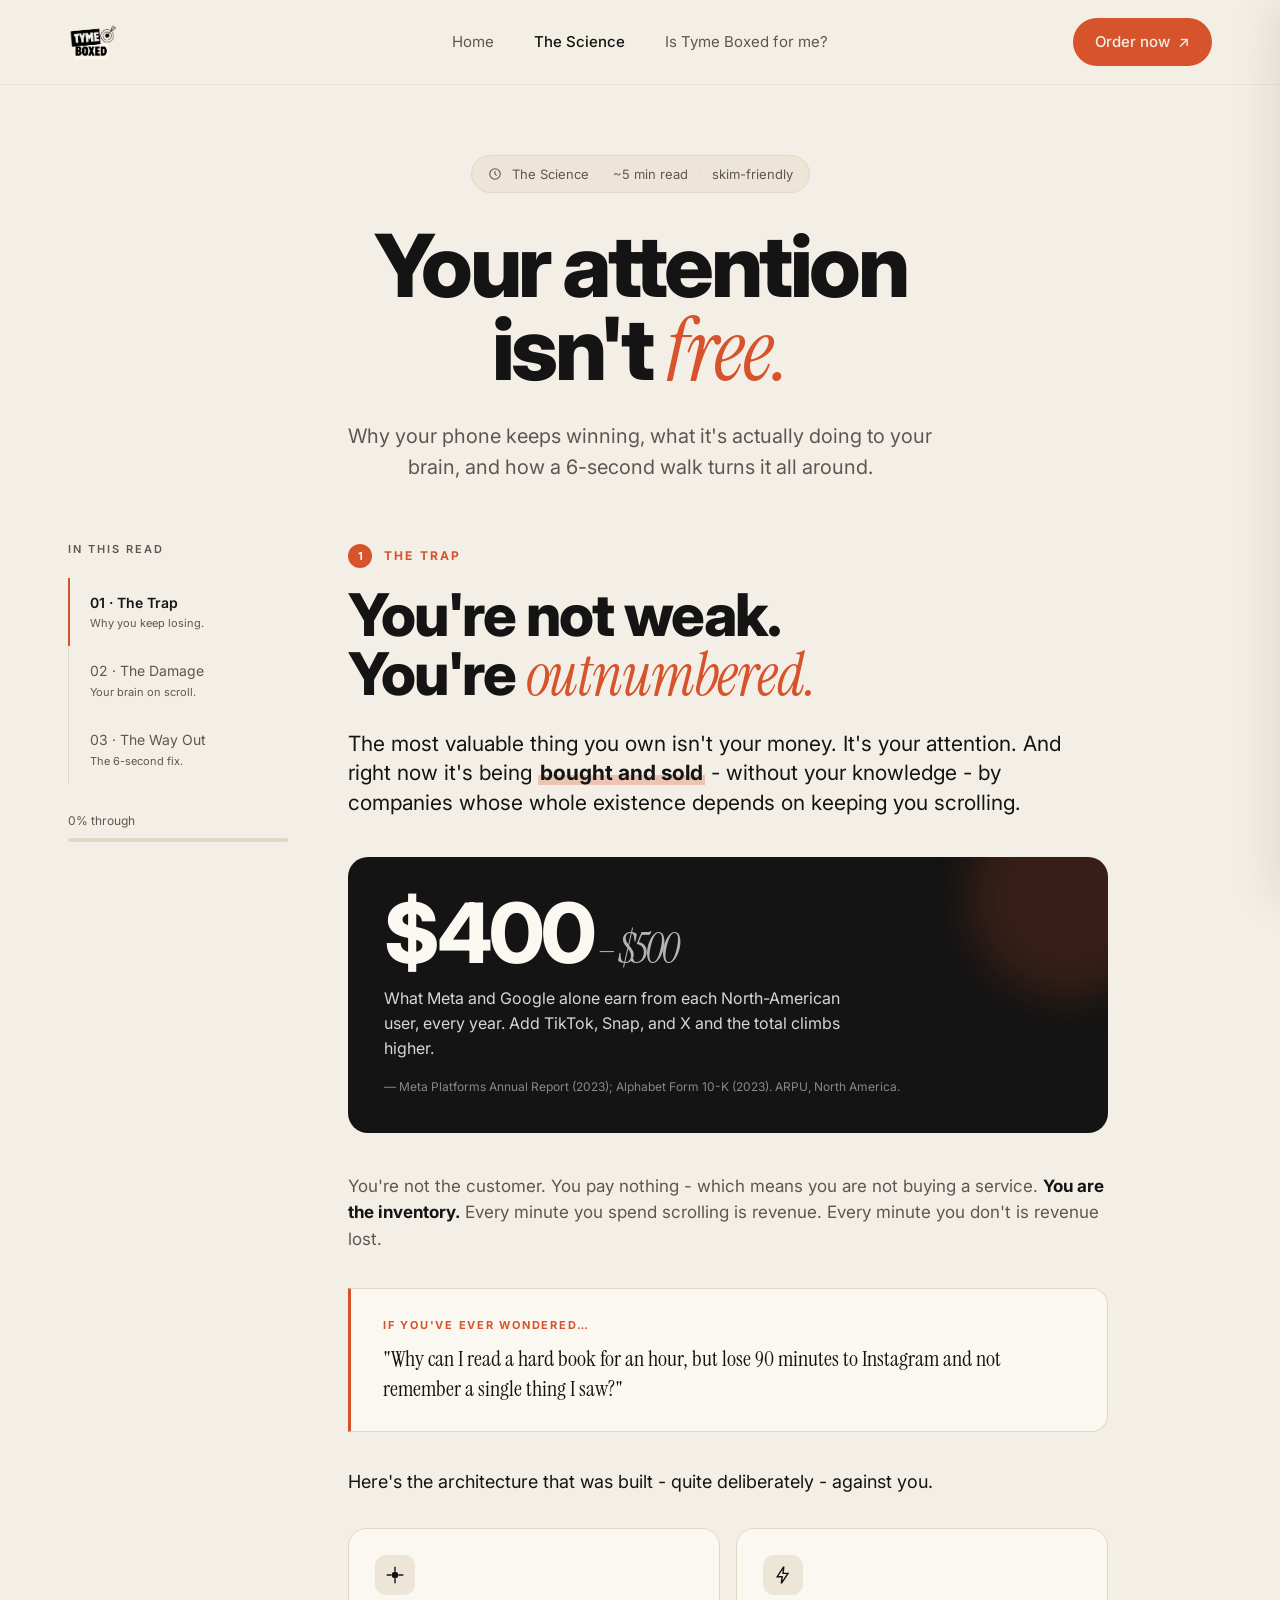
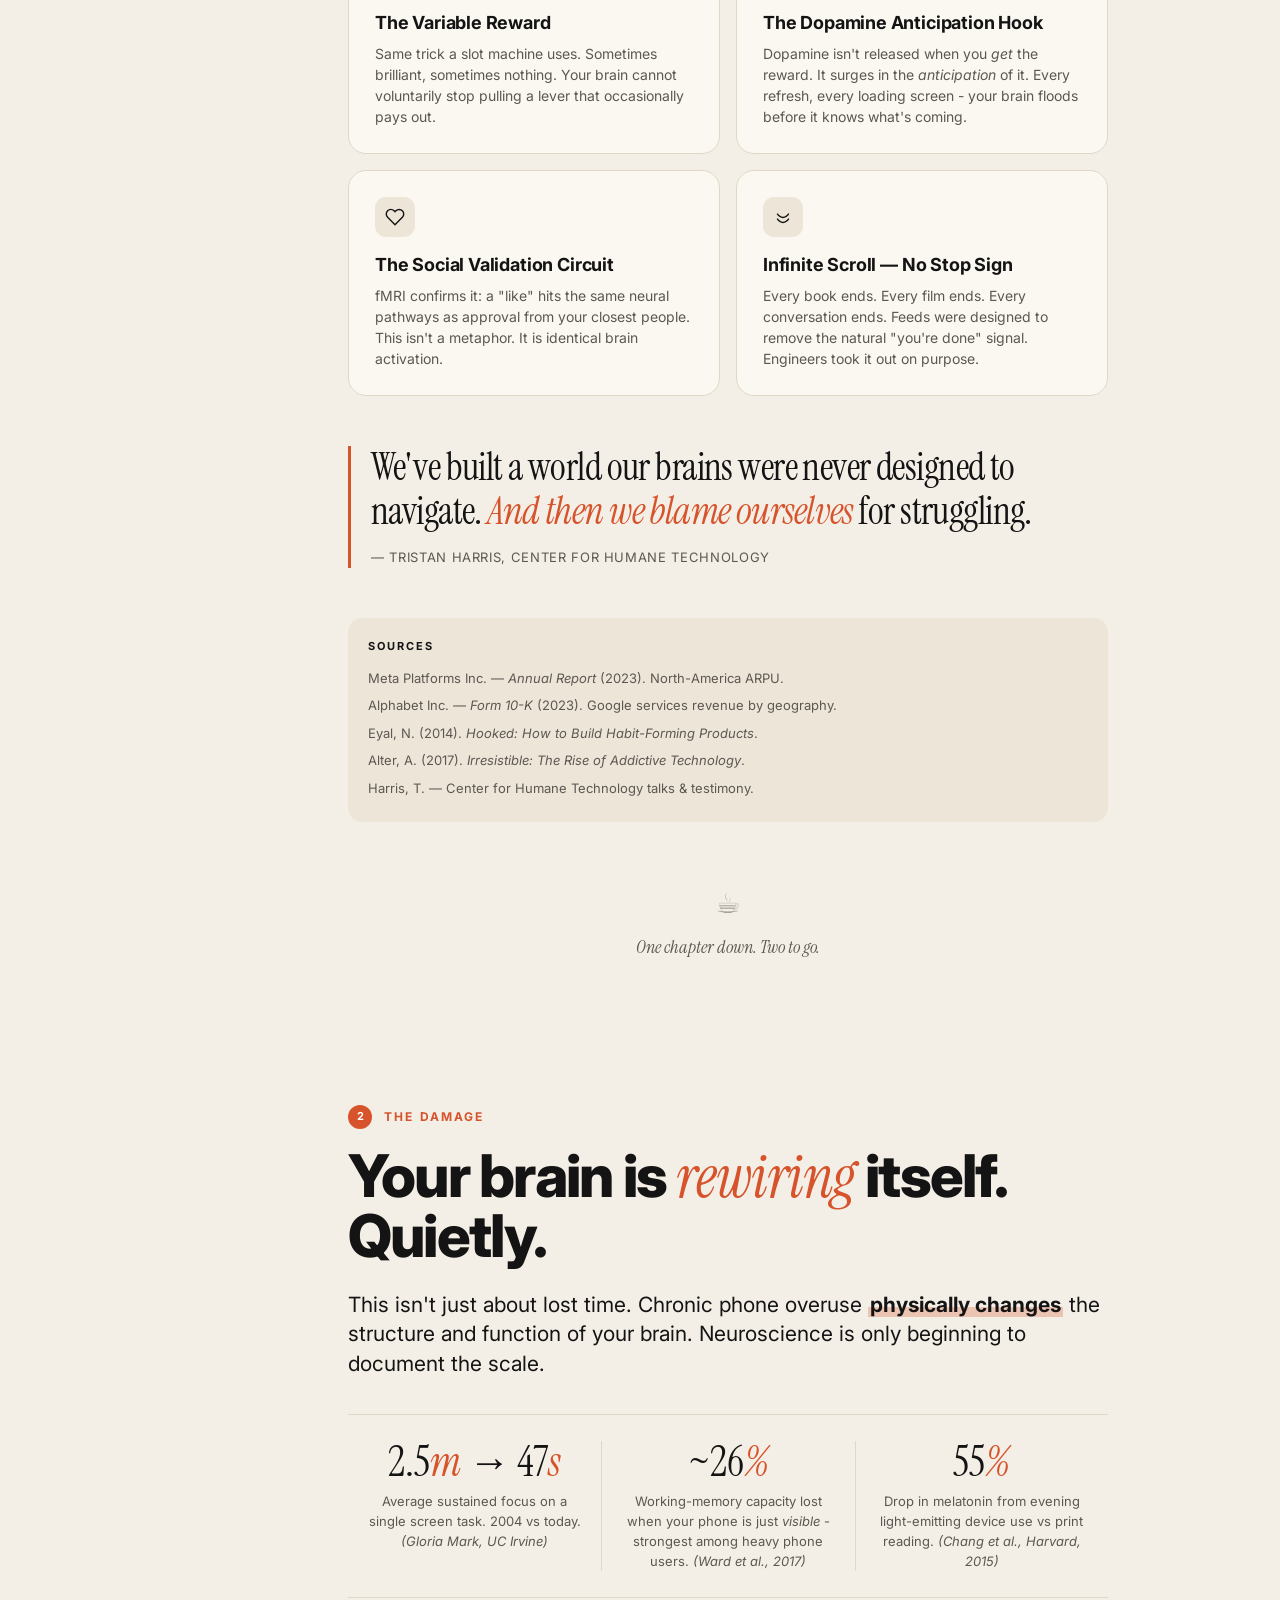
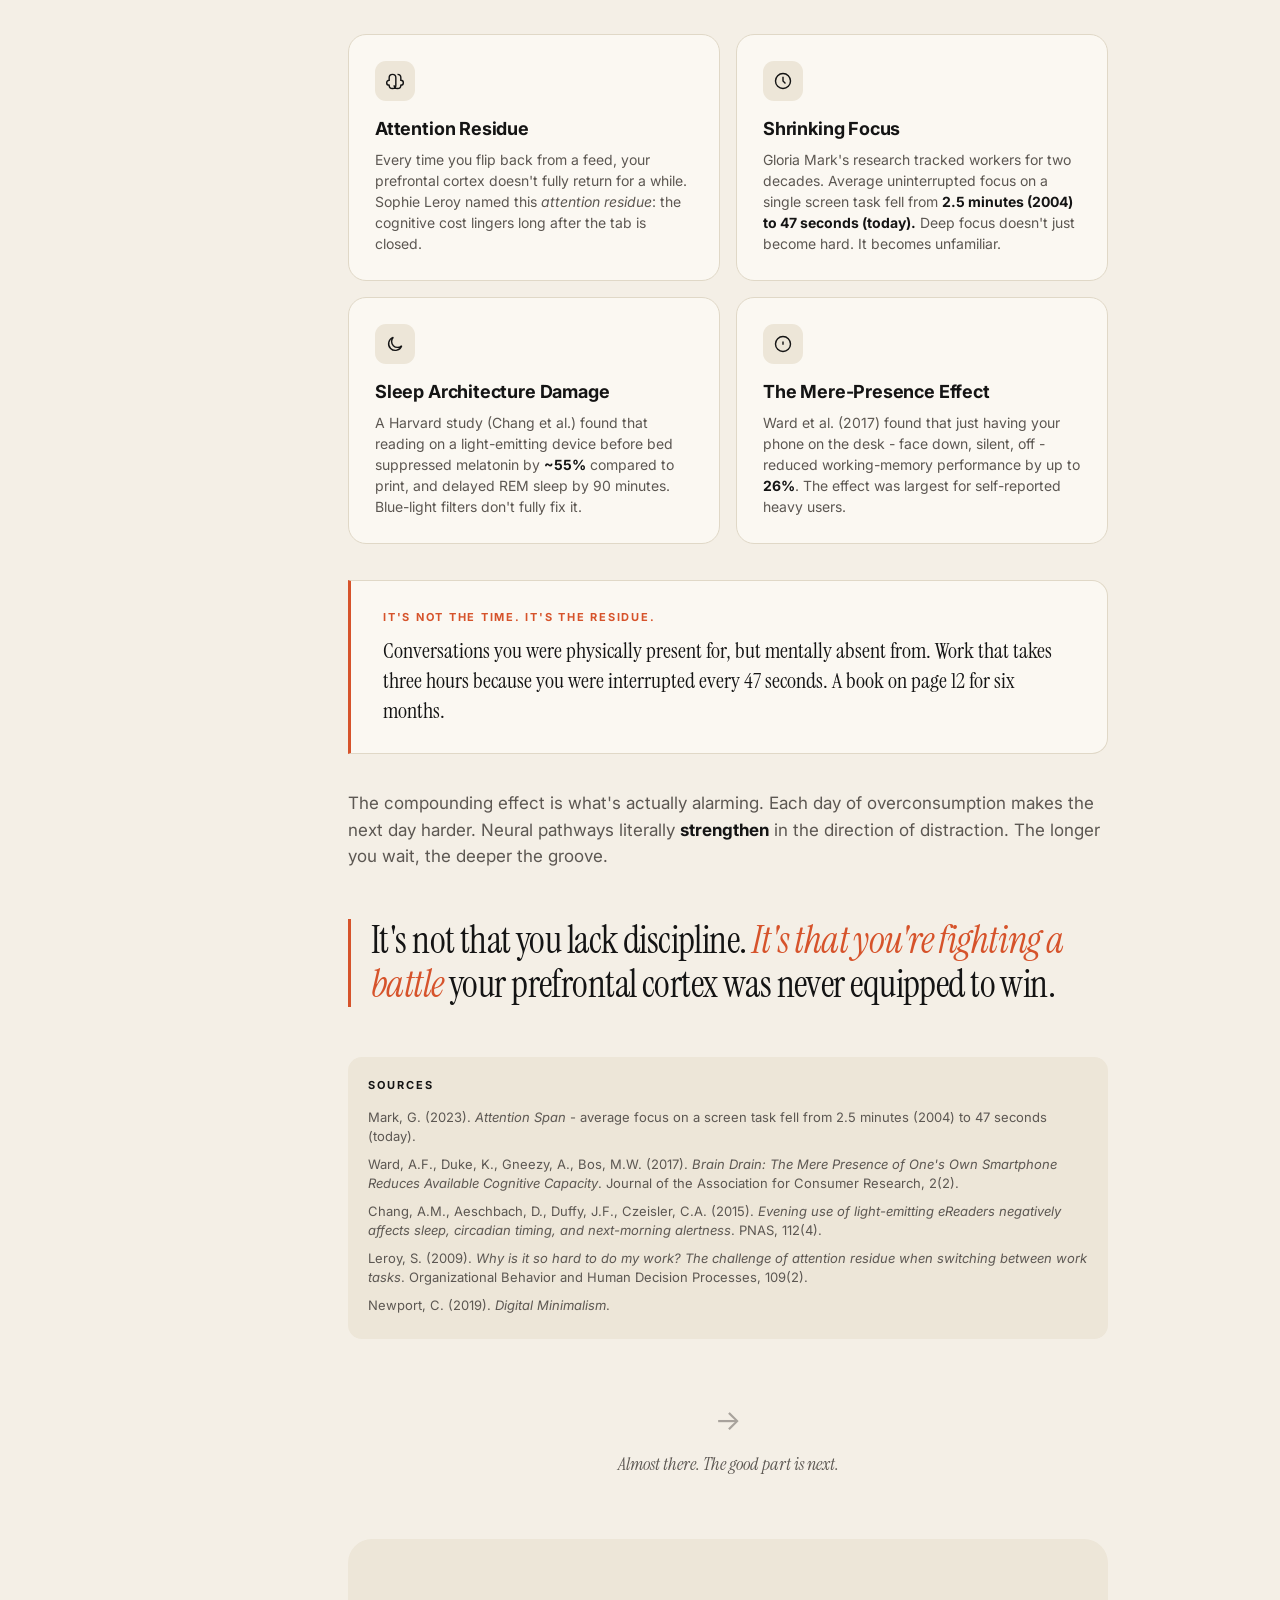
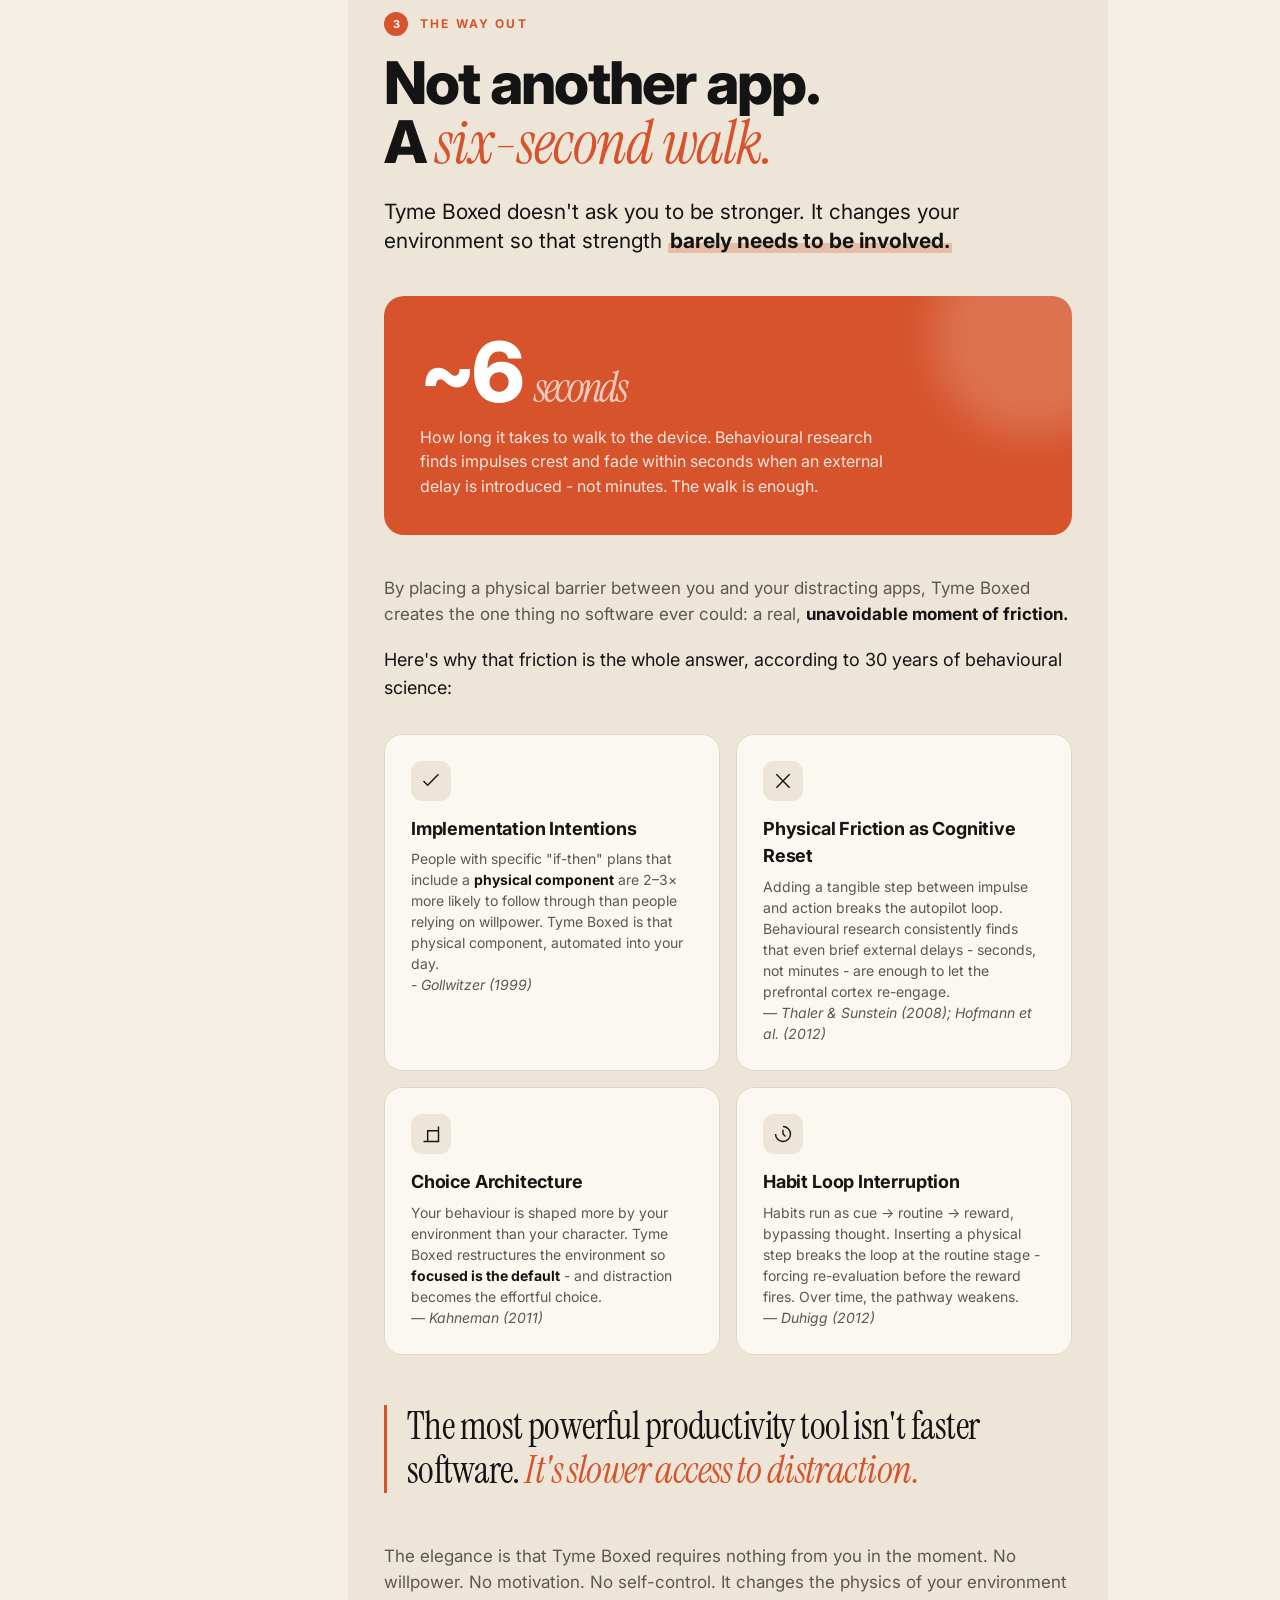
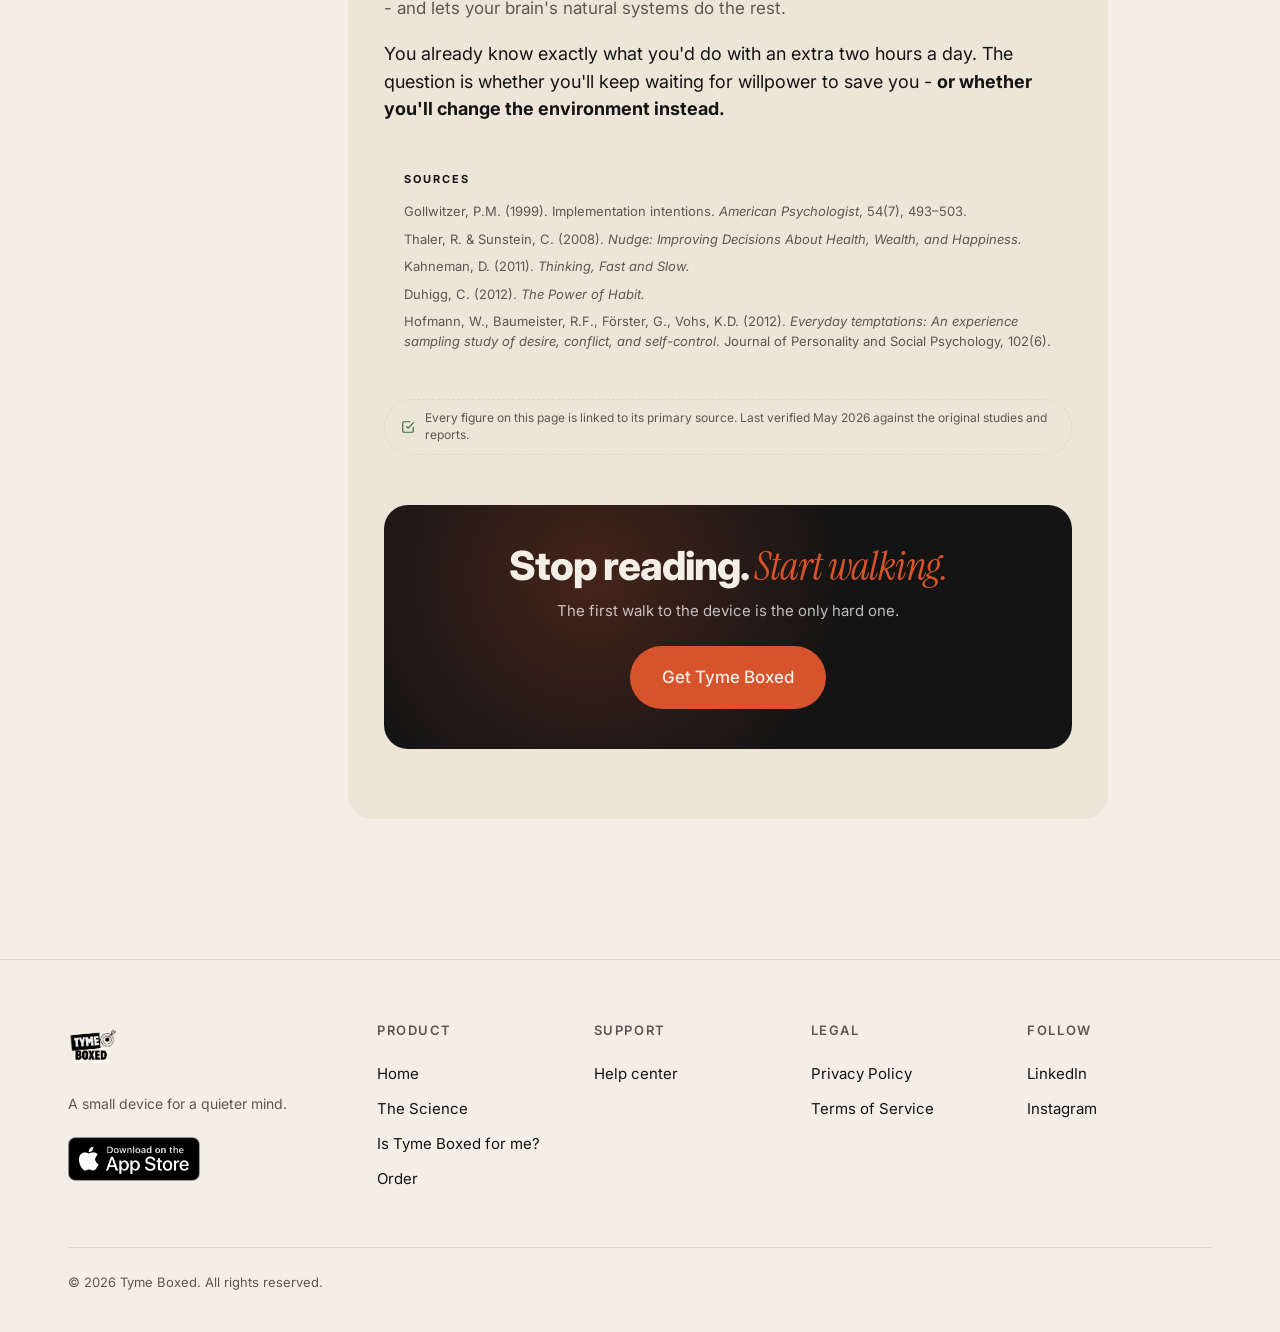
<file: science.html>
<!DOCTYPE html>
<html lang="en">
<head>
<script>
!function(f,b,e,v,n,t,s)
{if(f.fbq)return;n=f.fbq=function(){n.callMethod?
n.callMethod.apply(n,arguments):n.queue.push(arguments)};
if(!f._fbq)f._fbq=n;n.push=n;n.loaded=!0;n.version='2.0';
n.queue=[];t=b.createElement(e);t.async=!0;
t.src=v;s=b.getElementsByTagName(e)[0];
s.parentNode.insertBefore(t,s)}(window, document,'script',
'https://connect.facebook.net/en_US/fbevents.js');
fbq('init', '36986414434290717');
fbq('track', 'PageView');
</script>
<noscript><img height="1" width="1" style="display:none"
src="https://www.facebook.com/tr?id=36986414434290717&ev=PageView&noscript=1"
/></noscript>
<meta charset="UTF-8">
<meta name="viewport" content="width=device-width, initial-scale=1.0, viewport-fit=cover">
<link rel="icon" href="images/B11.png" type="image/png">
<link rel="apple-touch-icon" href="images/B11.png">
<title>The Science - Tyme Boxed</title>
<meta name="description" content="Why your phone wins, what it's doing to your brain, and how a six-second walk turns it all around. The neuroscience behind Tyme Boxed.">
<meta property="og:title" content="The Science — Tyme Boxed">
<meta property="og:description" content="Why your phone wins, and how a six-second walk turns it around.">
<link rel="preconnect" href="https://www.clarity.ms">
<script type="text/javascript">
(function(c,l,a,r,i,t,y){
  c[a]=c[a]||function(){(c[a].q=c[a].q||[]).push(arguments)};
  t=l.createElement(r);t.async=1;t.src="https://www.clarity.ms/tag/"+i;
  y=l.getElementsByTagName(r)[0];y.parentNode.insertBefore(t,y);
})(window,document,"clarity","script","w3uyp057u9");
</script>
<link rel="preconnect" href="https://fonts.googleapis.com">
<link rel="preconnect" href="https://fonts.gstatic.com" crossorigin>
<link href="https://fonts.googleapis.com/css2?family=Instrument+Serif:ital@0;1&family=Inter:wght@400;500;600;700;800;900&display=swap" rel="stylesheet">
<link rel="stylesheet" href="cart-fab.css">
<style>
  :root {
    --bg:        #F4EFE6;
    --bg-warm:   #EDE6D8;
    --bg-card:   #FBF8F2;
    --bg-deep:   #1A1A1A;
    --ink:       #141414;
    --ink-soft:  #5C5752;
    --line:      #E0D8C7;
    --accent:    #D6532B;
    --accent-d:  #B8431F;
    --green:     #2F6B3D;
  }
  * { box-sizing: border-box; margin: 0; padding: 0; }
  html { scroll-behavior: smooth; -webkit-font-smoothing: antialiased; }
  body {
    background: var(--bg);
    color: var(--ink);
    font-family: 'Inter', system-ui, -apple-system, sans-serif;
    font-size: 17px; line-height: 1.55;
    overflow-x: clip;
  }
  html { overflow-x: clip; }
  .serif { font-family: 'Instrument Serif', Georgia, serif; font-weight: 400; }
  .container { max-width: 1200px; margin: 0 auto; padding: 0 28px; }
  .narrow   { max-width: 760px;  margin: 0 auto; padding: 0 28px; }
  a { color: inherit; text-decoration: none; }

  /* ───── Nav ───── */
  nav {
    position: sticky; top: 0; z-index: 50;
    background: rgba(244,239,230,0.85);
    backdrop-filter: saturate(180%) blur(12px);
    -webkit-backdrop-filter: saturate(180%) blur(12px);
    border-bottom: 1px solid rgba(0,0,0,0.04);
  }
  .nav-inner {
    display: grid;
    grid-template-columns: 1fr auto 1fr;
    align-items: center;
    padding: 16px 28px; max-width: 1200px; margin: 0 auto;
  }
  .logo {
    justify-self: start;
    display: inline-flex;
    align-items: center;
    flex-shrink: 0;
    line-height: 0;
  }
  .logo img {
    height: 52px;
    width: auto;
    display: block;
  }
  .nav-links {
    justify-self: center;
    display: flex; gap: 40px; align-items: center;
    font-size: 15px; color: var(--ink-soft); white-space: nowrap;
  }
  .nav-links a:hover { color: var(--ink); }
  .nav-links a.active { color: var(--ink); font-weight: 500; }
  .nav-actions {
    justify-self: end;
    display: flex; align-items: center; gap: 10px; flex-shrink: 0;
  }
  .btn {
    display: inline-flex; align-items: center; gap: 8px;
    background: var(--ink); color: var(--bg);
    padding: 12px 22px; border-radius: 999px;
    font-weight: 500; font-size: 15px;
    transition: transform .15s ease, background .15s ease;
    border: 0; cursor: pointer;
  }
  .btn:hover { background: var(--accent); transform: translateY(-1px); }
  .btn.lg { padding: 18px 32px; font-size: 17px; }
  .btn.accent { background: var(--accent); }
  .btn.accent:hover { background: var(--accent-d); }
  .btn .arrow { transition: transform .15s ease; }
  .btn:hover .arrow { transform: translateX(3px); }
  .btn.share {
    background: var(--accent);
    color: var(--bg);
    font-weight: 500;
    border: 0; cursor: pointer; font-family: inherit;
  }
  .btn.share:hover {
    background: var(--accent-d);
    transform: translateY(-1px);
  }
  .btn.share svg { width: 16px; height: 16px; }

  /* ───── HERO ───── */
  .hero {
    padding: 70px 0 50px;
    text-align: center;
  }
  .meta-pill {
    display: inline-flex; align-items: center; gap: 10px;
    padding: 8px 16px;
    background: var(--bg-warm); border: 1px solid var(--line);
    border-radius: 999px; font-size: 13px; color: var(--ink-soft);
    margin-bottom: 32px;
  }
  .meta-pill .clock {
    width: 14px; height: 14px;
  }
  .meta-pill .sep { color: var(--line); }

  h1.display {
    font-family: 'Inter', sans-serif;
    font-weight: 800;
    font-size: clamp(48px, 6.8vw, 96px);
    line-height: 0.95; letter-spacing: -0.04em;
    max-width: 1000px; margin: 0 auto 28px;
  }
  h1.display .ital {
    font-family: 'Instrument Serif', serif;
    font-style: italic; font-weight: 400;
    color: var(--accent);
    letter-spacing: -0.02em;
  }
  .hero-sub {
    font-size: 20px; color: var(--ink-soft);
    max-width: 600px; margin: 0 auto;
  }

  /* ───── Page layout: sidebar + content ───── */
  .page-wrap {
    display: grid;
    grid-template-columns: 220px 1fr;
    gap: 60px;
    max-width: 1200px; margin: 0 auto; padding: 0 28px;
  }
  .sidebar {
    position: sticky; top: 100px;
    align-self: start;
    padding-top: 8px;
  }
  .sidebar-label {
    font-size: 11px; letter-spacing: 0.18em; text-transform: uppercase;
    color: var(--ink-soft); font-weight: 600; margin-bottom: 20px;
  }
  .sidebar-list {
    list-style: none; padding: 0; margin: 0;
    border-left: 1px solid var(--line);
  }
  .sidebar-list a {
    display: block;
    padding: 14px 0 14px 20px;
    margin-left: -1px;
    font-size: 14px; color: var(--ink-soft);
    border-left: 2px solid transparent;
    transition: color .15s ease, border-color .15s ease;
  }
  .sidebar-list a:hover { color: var(--ink); }
  .sidebar-list a.active {
    color: var(--ink); border-left-color: var(--accent);
    font-weight: 600;
  }
  .sidebar-list a span { display: block; font-size: 11px; color: var(--ink-soft); font-weight: 400; margin-top: 2px; }

  /* Progress meter */
  .progress-meter {
    margin-top: 28px;
    font-size: 12px; color: var(--ink-soft);
  }
  .progress-bar {
    margin-top: 8px;
    height: 4px; background: var(--line); border-radius: 2px;
    overflow: hidden;
  }
  .progress-bar .fill {
    height: 100%; background: var(--accent);
    width: 0%;
    transition: width .15s ease;
  }

  /* ───── Article ───── */
  article { padding-top: 8px; padding-bottom: 80px; max-width: 760px; min-width: 0; }
  .sidebar { min-width: 0; }
  .chapter { padding-top: 80px; }
  .chapter:first-of-type { padding-top: 0; }

  .ch-eyebrow {
    display: inline-flex; align-items: center; gap: 12px;
    font-family: 'Inter', sans-serif;
    font-size: 12px; font-weight: 700; letter-spacing: 0.18em;
    color: var(--accent); text-transform: uppercase;
    margin-bottom: 18px;
  }
  .ch-eyebrow .num {
    width: 24px; height: 24px; border-radius: 50%;
    background: var(--accent); color: white;
    display: inline-grid; place-items: center;
    font-size: 11px; letter-spacing: 0;
  }
  h2.ch-title {
    font-family: 'Inter', sans-serif; font-weight: 800;
    font-size: clamp(36px, 4.6vw, 60px);
    line-height: 1; letter-spacing: -0.03em;
    margin-bottom: 24px;
  }
  h2.ch-title .ital {
    font-family: 'Instrument Serif', serif;
    font-style: italic; font-weight: 400;
    color: var(--accent); letter-spacing: -0.02em;
  }
  .ch-hook {
    font-size: 21px; line-height: 1.4;
    color: var(--ink); margin-bottom: 36px;
  }
  .ch-hook strong { background: linear-gradient(180deg, transparent 60%, rgba(214,83,43,0.28) 60%); padding: 0 2px; }

  article p { margin-bottom: 18px; color: var(--ink-soft); }
  article p strong { color: var(--ink); }
  article p.lead { color: var(--ink); font-size: 18px; }

  /* "you" moment block */
  .you-moment {
    margin: 36px 0;
    padding: 28px 32px;
    background: var(--bg-card); border: 1px solid var(--line);
    border-left: 3px solid var(--accent);
    border-radius: 0 16px 16px 0;
  }
  .you-moment .label {
    font-size: 11px; letter-spacing: 0.16em; text-transform: uppercase;
    color: var(--accent); font-weight: 700; margin-bottom: 10px;
  }
  .you-moment p {
    font-family: 'Instrument Serif', serif;
    font-size: 22px; line-height: 1.35; color: var(--ink);
    margin: 0;
  }

  /* Big stat callout */
  .stat-card {
    margin: 40px 0;
    padding: 36px;
    background: var(--ink); color: var(--bg-card);
    border-radius: 20px;
    position: relative; overflow: hidden;
  }
  .stat-card::before {
    content: ''; position: absolute; right: 0; top: 0;
    width: 200px; height: 200px; border-radius: 50%;
    background: var(--accent); opacity: 0.18; filter: blur(20px);
    transform: translate(60px, -60px);
    pointer-events: none;
  }
  .stat-card .num {
    font-family: 'Inter', sans-serif; font-weight: 800;
    font-size: clamp(54px, 6.5vw, 84px);
    line-height: 0.95; letter-spacing: -0.04em;
    position: relative; z-index: 2;
  }
  .stat-card .num .small {
    font-family: 'Instrument Serif', serif; font-style: italic; font-weight: 400;
    font-size: 0.5em; opacity: 0.7;
  }
  .stat-card .lbl {
    margin-top: 14px; font-size: 16px; opacity: 0.85;
    max-width: 480px; position: relative;
  }
  .stat-card .src {
    margin-top: 18px; font-size: 12px; opacity: 0.5;
    position: relative;
  }
  .stat-card.warm {
    background: var(--accent); color: white;
  }
  .stat-card.warm::before {
    background: white; opacity: 0.18;
  }

  /* Inline stat strip */
  .stat-strip {
    display: grid; grid-template-columns: 1fr 1fr 1fr;
    gap: 0; margin: 36px 0;
    border-top: 1px solid var(--line);
    border-bottom: 1px solid var(--line);
    padding: 26px 0;
  }
  .stat-strip > div { text-align: center; padding: 0 18px; border-left: 1px solid var(--line); }
  .stat-strip > div:first-child { border-left: 0; }
  .stat-strip .n {
    font-family: 'Instrument Serif', serif;
    font-size: 42px; line-height: 1; color: var(--ink);
  }
  .stat-strip .n em { color: var(--accent); font-style: italic; }
  .stat-strip .l {
    margin-top: 8px; font-size: 13px; color: var(--ink-soft);
  }

  /* Mechanism cards */
  .mechs {
    display: grid; grid-template-columns: 1fr 1fr; gap: 16px;
    margin: 32px 0;
  }
  .mech {
    background: var(--bg-card); border: 1px solid var(--line);
    border-radius: 18px; padding: 26px;
    transition: transform .25s ease;
  }
  .mech:hover { transform: translateY(-3px); }
  .mech .ic {
    width: 40px; height: 40px; border-radius: 11px;
    background: var(--bg-warm); display: grid; place-items: center;
    margin-bottom: 14px;
  }
  .mech h3 {
    font-family: 'Inter', sans-serif; font-weight: 700;
    font-size: 18px; letter-spacing: -0.01em; margin-bottom: 6px;
  }
  .mech p { color: var(--ink-soft); font-size: 14px; line-height: 1.5; margin: 0; }

  /* Pull quote */
  .pullquote {
    margin: 50px 0;
    padding: 0 0 0 20px;
    border-left: 3px solid var(--accent);
  }
  .pullquote p {
    font-family: 'Instrument Serif', serif;
    font-size: clamp(28px, 3.4vw, 38px);
    line-height: 1.15; letter-spacing: -0.015em;
    color: var(--ink); margin: 0;
  }
  .pullquote p em { color: var(--accent); }
  .pullquote .att {
    margin-top: 14px; font-family: 'Inter', sans-serif;
    font-size: 13px; color: var(--ink-soft); font-style: normal;
    letter-spacing: 0.05em; text-transform: uppercase;
  }

  /* References / footnote micro-list */
  .refs {
    margin-top: 28px;
    padding: 20px;
    background: var(--bg-warm); border-radius: 14px;
    font-size: 13px; color: var(--ink-soft);
  }
  .refs .lbl {
    font-size: 11px; letter-spacing: 0.18em; text-transform: uppercase;
    color: var(--ink); font-weight: 700; margin-bottom: 10px;
  }
  .refs ul { list-style: none; padding: 0; }
  .refs li { padding: 4px 0; line-height: 1.5; }

  /* "Almost there" interstitial */
  .breather {
    margin: 60px auto;
    text-align: center;
    color: var(--ink-soft);
  }
  .breather .icon { font-size: 28px; opacity: 0.5; }
  .breather p { margin-top: 8px; font-family: 'Instrument Serif', serif; font-size: 18px; font-style: italic; }

  /* Solution chapter — slightly different bg */
  .chapter.solution {
    margin-top: 60px;
    padding: 70px 36px;
    background: var(--bg-warm);
    border-radius: 24px;
  }

  /* Sources verified stamp */
  .src-stamp {
    margin-top: 24px;
    display: inline-flex; align-items: center; gap: 10px;
    padding: 10px 16px;
    background: transparent; border: 1px dashed var(--line);
    border-radius: 999px;
    font-size: 12px; color: var(--ink-soft);
    line-height: 1.4;
  }
  .src-stamp svg { color: var(--green); flex: none; }

  /* The product call */
  .product-cta {
    margin: 50px 0 0;
    padding: 40px;
    background: var(--ink); color: var(--bg);
    border-radius: 24px; text-align: center;
    position: relative; overflow: hidden;
  }
  .product-cta::before {
    content: ''; position: absolute; inset: 0;
    background: radial-gradient(circle at 30% 30%, rgba(214,83,43,0.25), transparent 50%);
  }
  .product-cta h3 {
    font-family: 'Inter', sans-serif; font-weight: 800;
    font-size: clamp(28px, 3.4vw, 40px);
    line-height: 1.05; letter-spacing: -0.025em;
    margin-bottom: 12px; position: relative;
  }
  .product-cta h3 em {
    font-family: 'Instrument Serif', serif; font-style: italic; font-weight: 400;
    color: var(--accent);
  }
  .product-cta p { font-size: 15px; opacity: 0.85; margin-bottom: 24px; position: relative; color: rgba(255,255,255,0.85); }
  .product-cta .btn { position: relative; }

  /* ───── Footer (matches home) ───── */
  footer { padding: 60px 0 40px; border-top: 1px solid var(--line); margin-top: 60px; background: var(--bg); }
  .foot-grid {
    display: grid; grid-template-columns: 1.5fr 1fr 1fr 1fr 1fr; gap: 32px;
  }
  .foot-grid h5 { font-size: 13px; text-transform: uppercase; letter-spacing: 0.12em; color: var(--ink-soft); margin-bottom: 16px; font-weight: 600; }
  .foot-grid a { display: block; padding: 6px 0; font-size: 15px; color: var(--ink); }
  .foot-grid a:hover { color: var(--accent); }
  .foot-bottom {
    margin-top: 50px; padding-top: 24px; border-top: 1px solid var(--line);
    display: flex; justify-content: space-between; align-items: center;
    font-size: 13px; color: var(--ink-soft); flex-wrap: wrap; gap: 12px;
  }
  .app-badge { display: inline-block; margin-top: 16px; }
  .app-badge img { height: 44px; display: block; }
  .muted { color: var(--ink-soft); }

  /* ───── Mobile ───── */
  @media (max-width: 880px) {
    body { font-size: 16px; }
    .container, .narrow { padding: 0 20px; }

    /* Nav — compact, smaller order button */
    .nav-links { display: none; }
    .nav-inner {
      display: flex; justify-content: space-between;
      padding: 12px 18px;
    }
    .logo img { height: 40px; }
    .btn { padding: 9px 16px; font-size: 13px; }

    /* Hero — tighter spacing, smaller meta pill */
    .hero { padding: 32px 0 28px; }
    .meta-pill {
      font-size: 11px; padding: 6px 12px; gap: 6px;
      white-space: nowrap;
      max-width: 100%;
      overflow: hidden;
    }
    .meta-pill .clock { width: 12px; height: 12px; }
    h1.display { margin-bottom: 22px; }
    .hero-sub { font-size: 17px; padding: 0 4px; }

    /* Page wrap stacks */
    .page-wrap {
      grid-template-columns: 1fr; gap: 0;
      padding: 0 20px;
    }

    /* Sidebar → vertical stack of full-width chips with subtitles */
    .sidebar {
      position: static;
      margin-bottom: 28px;
      padding: 16px;
      background: var(--bg-warm);
      border-radius: 16px;
    }
    .sidebar-label {
      margin-bottom: 12px; font-size: 10px;
    }
    .sidebar-list {
      display: flex; flex-direction: column;
      gap: 8px;
      border-left: 0;
      margin: 0; padding: 0;
    }
    .sidebar-list a {
      display: flex; flex-direction: column; justify-content: center;
      padding: 12px 16px; border-left: 0;
      background: var(--bg-card); border: 1px solid var(--line);
      border-radius: 14px;
      font-size: 14px; font-weight: 600;
      color: var(--ink);
      min-height: 44px;
      transition: background .15s ease, border-color .15s ease, color .15s ease;
    }
    .sidebar-list a span {
      display: block;
      font-size: 11.5px;
      font-weight: 400;
      color: var(--ink-soft);
      margin-top: 2px;
      letter-spacing: 0;
    }
    .sidebar-list a.active {
      background: var(--ink); color: var(--bg-card); border-color: var(--ink);
    }
    .sidebar-list a.active span {
      color: var(--bg-card); opacity: 0.65;
    }
    .progress-meter { display: none; }

    /* Article */
    article { padding-bottom: 60px; }
    .chapter { padding-top: 56px; }
    .ch-eyebrow { font-size: 11px; gap: 10px; margin-bottom: 14px; }
    .ch-eyebrow .num { width: 22px; height: 22px; font-size: 10px; }
    h2.ch-title { margin-bottom: 20px; }
    .ch-hook { font-size: 18px; line-height: 1.42; margin-bottom: 28px; }
    article p { margin-bottom: 16px; }
    article p.lead { font-size: 17px; }

    /* You-moment */
    .you-moment {
      margin: 28px 0;
      padding: 20px 22px;
      border-radius: 0 14px 14px 0;
    }
    .you-moment .label { font-size: 10px; margin-bottom: 8px; }
    .you-moment p { font-size: 19px; }

    /* Stat card */
    .stat-card { padding: 26px; margin: 32px 0; border-radius: 18px; }
    .stat-card .num { font-size: 48px; }
    .stat-card .lbl { font-size: 15px; margin-top: 12px; }
    .stat-card .src { font-size: 11px; margin-top: 14px; }

    /* Stat strip — single column, bigger labels */
    .stat-strip {
      grid-template-columns: 1fr;
      padding: 18px 0; margin: 28px 0;
    }
    .stat-strip > div {
      border-left: 0; border-top: 1px solid var(--line);
      padding: 22px 8px;
    }
    .stat-strip > div:first-child { border-top: 0; padding-top: 6px; }
    .stat-strip > div:last-child { padding-bottom: 6px; }
    .stat-strip .n { font-size: 38px; }
    .stat-strip .l { font-size: 14px; margin-top: 10px; line-height: 1.5; }

    /* Mech cards */
    .mechs { grid-template-columns: 1fr; gap: 14px; margin: 28px 0; }
    .mech { padding: 22px; border-radius: 16px; }
    .mech .ic { width: 36px; height: 36px; border-radius: 10px; margin-bottom: 12px; }
    .mech h3 { font-size: 17px; margin-bottom: 6px; }
    .mech p { font-size: 14px; line-height: 1.5; }

    /* Pull quote */
    .pullquote { margin: 40px 0; padding-left: 16px; border-left-width: 3px; }
    .pullquote p { font-size: 26px; line-height: 1.2; }
    .pullquote .att { font-size: 11px; margin-top: 12px; letter-spacing: 0.06em; }

    /* Refs */
    .refs { padding: 18px; border-radius: 12px; font-size: 12.5px; margin-top: 24px; }
    .refs .lbl { font-size: 10px; margin-bottom: 8px; }
    .refs li { padding: 5px 0; line-height: 1.45; }

    /* Breather */
    .breather { margin: 44px auto; }
    .breather .icon { font-size: 24px; }
    .breather p { font-size: 16px; }

    /* Solution chapter */
    .chapter.solution {
      padding: 44px 22px;
      margin-top: 44px;
      border-radius: 20px;
    }

    /* Sources verified stamp */
    .src-stamp {
      margin-top: 20px;
      padding: 10px 14px;
      font-size: 11.5px;
      line-height: 1.5;
      align-items: flex-start;
    }
    .src-stamp svg { margin-top: 2px; }

    /* Product CTA */
    .product-cta {
      padding: 32px 22px;
      margin: 36px 0 0;
      border-radius: 20px;
    }
    .product-cta h3 { font-size: 26px; line-height: 1.1; margin-bottom: 10px; }
    .product-cta p { font-size: 14px; margin-bottom: 22px; }
    .product-cta .btn.lg { padding: 14px 22px; font-size: 14px; }

    /* Footer */
    .foot-grid { grid-template-columns: 1fr 1fr; gap: 28px; }
    .foot-grid h5 { font-size: 11px; margin-bottom: 12px; }
    .foot-grid a { padding: 5px 0; font-size: 14px; }
    footer { padding: 50px 0 32px; }
    .foot-bottom { font-size: 12px; padding-top: 20px; margin-top: 36px; }
  }

  /* Extra-small (≤ 380px) — iPhone SE etc. */
  @media (max-width: 380px) {
    .container, .narrow, .page-wrap { padding: 0 16px; }
    .nav-inner { padding: 11px 16px; }
    .logo img { height: 36px; }
    .btn { padding: 8px 14px; font-size: 12.5px; }
    .meta-pill { font-size: 10.5px; padding: 5px 10px; }
    .meta-pill .sep { display: none; }
    .meta-pill .skim-tag { display: none; }
    h1.display { font-size: 44px; line-height: 0.95; letter-spacing: -0.035em; }
    .hero-sub { font-size: 16px; }
    .ch-hook { font-size: 17px; }
    .stat-card .num { font-size: 42px; }
    .stat-strip .n { font-size: 34px; }
    .pullquote p { font-size: 23px; }
    .product-cta h3 { font-size: 23px; }
    .foot-grid { grid-template-columns: 1fr; gap: 26px; }
  }

  /* ───── Mobile Menu ───── */
  @media (min-width: 881px) {
    .menu-toggle { display: none; }
  }
  @media (max-width: 880px) {
    .menu-toggle { display: flex; }
  }
  .menu-toggle {
    background: none; border: none; cursor: pointer;
    width: 40px; height: 40px;
    flex-direction: column; justify-content: center; align-items: center; gap: 5px;
    padding: 8px; flex-shrink: 0;
  }
  .menu-toggle span {
    display: block; width: 20px; height: 2px;
    background: var(--ink); border-radius: 2px;
  }
  .mobile-menu-backdrop {
    position: fixed; inset: 0; background: rgba(0,0,0,0.3);
    z-index: 99; opacity: 0; pointer-events: none;
    transition: opacity .35s ease;
  }
  .mobile-menu-backdrop.open { opacity: 1; pointer-events: auto; }
  .mobile-menu {
    position: fixed; top: 0; right: 0; bottom: 0;
    width: min(320px, 82vw);
    background: var(--bg); z-index: 100;
    transform: translateX(100%);
    transition: transform .35s cubic-bezier(.4,0,.2,1);
    display: flex; flex-direction: column;
    box-shadow: -10px 0 40px rgba(0,0,0,0.08);
  }
  .mobile-menu.open { transform: translateX(0); }
  .mobile-menu-header {
    display: flex; justify-content: space-between; align-items: center;
    padding: 16px 22px; border-bottom: 1px solid var(--line);
  }
  .menu-close {
    background: none; border: none; cursor: pointer;
    font-size: 28px; color: var(--ink); width: 40px; height: 40px;
    display: grid; place-items: center;
  }
  .mobile-menu-links {
    padding: 32px 22px; display: flex; flex-direction: column; gap: 4px; flex: 1;
  }
  .mobile-menu-links a {
    font-size: 18px; font-weight: 500; padding: 14px 0;
    color: var(--ink); border-bottom: 1px solid var(--line);
    transition: color .15s;
  }
  .mobile-menu-links a:last-child { border-bottom: none; }
  .mobile-menu-links a:hover { color: var(--accent); }
  .reveal { opacity: 0; transform: translateY(20px); transition: opacity .7s ease, transform .7s ease; }
  .reveal.in { opacity: 1; transform: none; }
</style>
</head>
<body>

<nav>
  <div class="nav-inner">
    <a href="index.html" class="logo"><img src="images/B1.png" alt="Tyme Boxed" /></a>
    <div class="nav-links">
      <a href="index.html">Home</a>
      <a href="science.html" class="active">The Science</a>
      <a href="quiz.html">Is Tyme Boxed for me?</a>
    </div>
    <div class="nav-actions">
      <a href="preorder.html" class="btn share">Order now <span class="arrow">↗</span></a>
      <button class="menu-toggle" type="button" aria-label="Open menu"><span></span><span></span><span></span></button>
    </div>
  </div>
</nav>

<div class="mobile-menu-backdrop" id="menuBackdrop"></div>
<div class="mobile-menu" id="mobileMenu">
  <div class="mobile-menu-header">
    <a href="index.html" class="logo"><img src="images/B1.png" alt="Tyme Boxed" /></a>
    <button class="menu-close" aria-label="Close menu">×</button>
  </div>
  <div class="mobile-menu-links">
    <a href="index.html">Home</a>
    <a href="science.html">The Science</a>
    <a href="quiz.html">Is Tyme Boxed for me?</a>
  </div>
</div>

<!-- ───── HERO ───── -->
<header class="hero">
  <div class="container">
    <div class="meta-pill">
      <svg class="clock" viewBox="0 0 24 24" fill="none" stroke="currentColor" stroke-width="1.8"><circle cx="12" cy="12" r="9"/><path d="M12 7v5l3 3"/></svg>
      <span>The Science</span>
      <span class="sep">·</span>
      <span>~5 min read</span>
      <span class="sep skim-sep">·</span>
      <span class="skim-tag">skim-friendly</span>
    </div>
    <h1 class="display">
      Your attention<br>isn't <span class="ital">free.</span>
    </h1>
    <p class="hero-sub">
      Why your phone keeps winning, what it's actually doing to your brain, and how a 6-second walk turns it all around.
    </p>
  </div>
</header>

<div class="page-wrap">

  <!-- ───── SIDEBAR ───── -->
  <aside class="sidebar">
    <div class="sidebar-label">In this read</div>
    <ul class="sidebar-list">
      <li><a href="#trap" data-target="trap" class="active">01 · The Trap<span>Why you keep losing.</span></a></li>
      <li><a href="#damage" data-target="damage">02 · The Damage<span>Your brain on scroll.</span></a></li>
      <li><a href="#way-out" data-target="way-out">03 · The Way Out<span>The 6-second fix.</span></a></li>
    </ul>
    <div class="progress-meter">
      <span id="progressLbl">0%</span> through
      <div class="progress-bar"><div class="fill" id="progressFill"></div></div>
    </div>
  </aside>

  <!-- ───── ARTICLE ───── -->
  <article>

    <!-- ─── CHAPTER 1 ─── -->
    <section class="chapter" id="trap">
      <div class="ch-eyebrow"><span class="num">1</span> The Trap</div>
      <h2 class="ch-title">You're not weak.<br>You're <span class="ital">outnumbered.</span></h2>

      <p class="ch-hook">
        The most valuable thing you own isn't your money. It's your attention. And right now it's being <strong>bought and sold</strong> - without your knowledge - by companies whose whole existence depends on keeping you scrolling.
      </p>

      <div class="stat-card reveal">
        <div class="num">$400<span class="small"> – $500</span></div>
        <div class="lbl">What Meta and Google alone earn from each North-American user, every year. Add TikTok, Snap, and X and the total climbs higher.</div>
        <div class="src">— Meta Platforms Annual Report (2023); Alphabet Form 10-K (2023). ARPU, North America.</div>
      </div>

      <p>You're not the customer. You pay nothing - which means you are not buying a service. <strong>You are the inventory.</strong> Every minute you spend scrolling is revenue. Every minute you don't is revenue lost.</p>

      <div class="you-moment">
        <div class="label">If you've ever wondered…</div>
        <p>"Why can I read a hard book for an hour, but lose 90 minutes to Instagram and not remember a single thing I saw?"</p>
      </div>

      <p class="lead">Here's the architecture that was built - quite deliberately - against you.</p>

      <div class="mechs">
        <div class="mech reveal">
          <div class="ic"><svg width="20" height="20" viewBox="0 0 24 24" fill="none" stroke="currentColor" stroke-width="1.7"><path d="M12 2v6m0 8v6M2 12h6m8 0h6"/><circle cx="12" cy="12" r="3" fill="currentColor"/></svg></div>
          <h3>The Variable Reward</h3>
          <p>Same trick a slot machine uses. Sometimes brilliant, sometimes nothing. Your brain cannot voluntarily stop pulling a lever that occasionally pays out.</p>
        </div>
        <div class="mech reveal">
          <div class="ic"><svg width="20" height="20" viewBox="0 0 24 24" fill="none" stroke="currentColor" stroke-width="1.7"><path d="M13 2L5 14h6l-1 8 8-12h-6l1-8z"/></svg></div>
          <h3>The Dopamine Anticipation Hook</h3>
          <p>Dopamine isn't released when you <em>get</em> the reward. It surges in the <em>anticipation</em> of it. Every refresh, every loading screen - your brain floods before it knows what's coming.</p>
        </div>
        <div class="mech reveal">
          <div class="ic"><svg width="20" height="20" viewBox="0 0 24 24" fill="none" stroke="currentColor" stroke-width="1.7"><path d="M20.84 4.61a5.5 5.5 0 0 0-7.78 0L12 5.67l-1.06-1.06a5.5 5.5 0 0 0-7.78 7.78L12 21.23l8.84-8.84a5.5 5.5 0 0 0 0-7.78z"/></svg></div>
          <h3>The Social Validation Circuit</h3>
          <p>fMRI confirms it: a "like" hits the same neural pathways as approval from your closest people. This isn't a metaphor. It is identical brain activation.</p>
        </div>
        <div class="mech reveal">
          <div class="ic"><svg width="20" height="20" viewBox="0 0 24 24" fill="none" stroke="currentColor" stroke-width="1.7"><path d="M5 8c4 6 10 6 14 0M5 14c4 6 10 6 14 0"/></svg></div>
          <h3>Infinite Scroll — No Stop Sign</h3>
          <p>Every book ends. Every film ends. Every conversation ends. Feeds were designed to remove the natural "you're done" signal. Engineers took it out on purpose.</p>
        </div>
      </div>

      <div class="pullquote reveal">
        <p>We've built a world our brains were never designed to navigate. <em>And then we blame ourselves</em> for struggling.</p>
        <div class="att">— Tristan Harris, Center for Humane Technology</div>
      </div>

      <div class="refs">
        <div class="lbl">Sources</div>
        <ul>
          <li>Meta Platforms Inc. — <em>Annual Report</em> (2023). North-America ARPU.</li>
          <li>Alphabet Inc. — <em>Form 10-K</em> (2023). Google services revenue by geography.</li>
          <li>Eyal, N. (2014). <em>Hooked: How to Build Habit-Forming Products</em>.</li>
          <li>Alter, A. (2017). <em>Irresistible: The Rise of Addictive Technology</em>.</li>
          <li>Harris, T. — Center for Humane Technology talks &amp; testimony.</li>
        </ul>
      </div>
    </section>

    <div class="breather">
      <div class="icon">☕</div>
      <p>One chapter down. Two to go.</p>
    </div>

    <!-- ─── CHAPTER 2 ─── -->
    <section class="chapter" id="damage">
      <div class="ch-eyebrow"><span class="num">2</span> The Damage</div>
      <h2 class="ch-title">Your brain is <span class="ital">rewiring</span> itself. Quietly.</h2>

      <p class="ch-hook">
        This isn't just about lost time. Chronic phone overuse <strong>physically changes</strong> the structure and function of your brain. Neuroscience is only beginning to document the scale.
      </p>

      <div class="stat-strip reveal">
        <div>
          <div class="n">2.5<em>m</em> → 47<em>s</em></div>
          <div class="l">Average sustained focus on a single screen task. 2004 vs today. <em>(Gloria Mark, UC Irvine)</em></div>
        </div>
        <div>
          <div class="n">~26<em>%</em></div>
          <div class="l">Working-memory capacity lost when your phone is just <em>visible</em> - strongest among heavy phone users. <em>(Ward et al., 2017)</em></div>
        </div>
        <div>
          <div class="n">55<em>%</em></div>
          <div class="l">Drop in melatonin from evening light-emitting device use vs print reading. <em>(Chang et al., Harvard, 2015)</em></div>
        </div>
      </div>

      <div class="mechs">
        <div class="mech reveal">
          <div class="ic"><svg width="20" height="20" viewBox="0 0 24 24" fill="none" stroke="currentColor" stroke-width="1.7"><path d="M9 4a4 4 0 0 0-4 4v3a3 3 0 0 0 0 6 4 4 0 0 0 8 0V8a4 4 0 0 0-4-4zM15 4a4 4 0 0 1 4 4v3a3 3 0 0 1 0 6 4 4 0 0 1-8 0"/></svg></div>
          <h3>Attention Residue</h3>
          <p>Every time you flip back from a feed, your prefrontal cortex doesn't fully return for a while. Sophie Leroy named this <em>attention residue</em>: the cognitive cost lingers long after the tab is closed.</p>
        </div>
        <div class="mech reveal">
          <div class="ic"><svg width="20" height="20" viewBox="0 0 24 24" fill="none" stroke="currentColor" stroke-width="1.7"><circle cx="12" cy="12" r="9"/><path d="M12 7v5l3 3"/></svg></div>
          <h3>Shrinking Focus</h3>
          <p>Gloria Mark's research tracked workers for two decades. Average uninterrupted focus on a single screen task fell from <strong>2.5 minutes (2004) to 47 seconds (today).</strong> Deep focus doesn't just become hard. It becomes unfamiliar.</p>
        </div>
        <div class="mech reveal">
          <div class="ic"><svg width="20" height="20" viewBox="0 0 24 24" fill="none" stroke="currentColor" stroke-width="1.7"><path d="M20 14A8 8 0 1 1 10 4a6 6 0 0 0 10 10z"/></svg></div>
          <h3>Sleep Architecture Damage</h3>
          <p>A Harvard study (Chang et al.) found that reading on a light-emitting device before bed suppressed melatonin by <strong>~55%</strong> compared to print, and delayed REM sleep by 90 minutes. Blue-light filters don't fully fix it.</p>
        </div>
        <div class="mech reveal">
          <div class="ic"><svg width="20" height="20" viewBox="0 0 24 24" fill="none" stroke="currentColor" stroke-width="1.7"><path d="M12 9v4M12 17h.01"/><circle cx="12" cy="12" r="9"/></svg></div>
          <h3>The Mere-Presence Effect</h3>
          <p>Ward et al. (2017) found that just having your phone on the desk - face down, silent, off - reduced working-memory performance by up to <strong>26%</strong>. The effect was largest for self-reported heavy users.</p>
        </div>
      </div>

      <div class="you-moment">
        <div class="label">It's not the time. It's the residue.</div>
        <p>Conversations you were physically present for, but mentally absent from. Work that takes three hours because you were interrupted every 47 seconds. A book on page 12 for six months.</p>
      </div>

      <p>The compounding effect is what's actually alarming. Each day of overconsumption makes the next day harder. Neural pathways literally <strong>strengthen</strong> in the direction of distraction. The longer you wait, the deeper the groove.</p>

      <div class="pullquote reveal">
        <p>It's not that you lack discipline. <em>It's that you're fighting a battle</em> your prefrontal cortex was never equipped to win.</p>
      </div>

      <div class="refs">
        <div class="lbl">Sources</div>
        <ul>
          <li>Mark, G. (2023). <em>Attention Span</em> - average focus on a screen task fell from 2.5 minutes (2004) to 47 seconds (today).</li>
          <li>Ward, A.F., Duke, K., Gneezy, A., Bos, M.W. (2017). <em>Brain Drain: The Mere Presence of One's Own Smartphone Reduces Available Cognitive Capacity</em>. Journal of the Association for Consumer Research, 2(2).</li>
          <li>Chang, A.M., Aeschbach, D., Duffy, J.F., Czeisler, C.A. (2015). <em>Evening use of light-emitting eReaders negatively affects sleep, circadian timing, and next-morning alertness</em>. PNAS, 112(4).</li>
          <li>Leroy, S. (2009). <em>Why is it so hard to do my work? The challenge of attention residue when switching between work tasks</em>. Organizational Behavior and Human Decision Processes, 109(2).</li>
          <li>Newport, C. (2019). <em>Digital Minimalism</em>.</li>
        </ul>
      </div>
    </section>

    <div class="breather">
      <div class="icon">→</div>
      <p>Almost there. The good part is next.</p>
    </div>

    <!-- ─── CHAPTER 3 ─── -->
    <section class="chapter solution" id="way-out">
      <div class="ch-eyebrow"><span class="num">3</span> The Way Out</div>
      <h2 class="ch-title">Not another app.<br>A <span class="ital">six-second walk.</span></h2>

      <p class="ch-hook">
        Tyme Boxed doesn't ask you to be stronger. It changes your environment so that strength <strong>barely needs to be involved.</strong>
      </p>

      <div class="stat-card warm reveal">
        <div class="num">~6 <span class="small">seconds</span></div>
        <div class="lbl">How long it takes to walk to the device. Behavioural research finds impulses crest and fade within seconds when an external delay is introduced - not minutes. The walk is enough.</div>
      </div>

      <p>By placing a physical barrier between you and your distracting apps, Tyme Boxed creates the one thing no software ever could: a real, <strong>unavoidable moment of friction.</strong></p>

      <p class="lead">Here's why that friction is the whole answer, according to 30 years of behavioural science:</p>

      <div class="mechs">
        <div class="mech reveal">
          <div class="ic"><svg width="20" height="20" viewBox="0 0 24 24" fill="none" stroke="currentColor" stroke-width="1.7"><path d="M3 12l5 5 13-13"/></svg></div>
          <h3>Implementation Intentions</h3>
          <p>People with specific "if-then" plans that include a <strong>physical component</strong> are 2–3× more likely to follow through than people relying on willpower. Tyme Boxed is that physical component, automated into your day.<br><em>- Gollwitzer (1999)</em></p>
        </div>
        <div class="mech reveal">
          <div class="ic"><svg width="20" height="20" viewBox="0 0 24 24" fill="none" stroke="currentColor" stroke-width="1.7"><path d="M4 4l16 16M20 4L4 20"/></svg></div>
          <h3>Physical Friction as Cognitive Reset</h3>
          <p>Adding a tangible step between impulse and action breaks the autopilot loop. Behavioural research consistently finds that even brief external delays - seconds, not minutes - are enough to let the prefrontal cortex re-engage.<br><em>— Thaler &amp; Sunstein (2008); Hofmann et al. (2012)</em></p>
        </div>
        <div class="mech reveal">
          <div class="ic"><svg width="20" height="20" viewBox="0 0 24 24" fill="none" stroke="currentColor" stroke-width="1.7"><path d="M21 3v18H3"/><path d="M21 8H8v13"/></svg></div>
          <h3>Choice Architecture</h3>
          <p>Your behaviour is shaped more by your environment than your character. Tyme Boxed restructures the environment so <strong>focused is the default</strong> - and distraction becomes the effortful choice.<br><em>— Kahneman (2011)</em></p>
        </div>
        <div class="mech reveal">
          <div class="ic"><svg width="20" height="20" viewBox="0 0 24 24" fill="none" stroke="currentColor" stroke-width="1.7"><path d="M3 12a9 9 0 1 0 9-9"/><path d="M12 7v5l3 3"/></svg></div>
          <h3>Habit Loop Interruption</h3>
          <p>Habits run as cue → routine → reward, bypassing thought. Inserting a physical step breaks the loop at the routine stage - forcing re-evaluation before the reward fires. Over time, the pathway weakens.<br><em>— Duhigg (2012)</em></p>
        </div>
      </div>

      <div class="pullquote reveal">
        <p>The most powerful productivity tool isn't faster software. <em>It's slower access to distraction.</em></p>
      </div>

      <p>The elegance is that Tyme Boxed requires nothing from you in the moment. No willpower. No motivation. No self-control. It changes the physics of your environment - and lets your brain's natural systems do the rest.</p>

      <p class="lead">You already know exactly what you'd do with an extra two hours a day. The question is whether you'll keep waiting for willpower to save you - <strong>or whether you'll change the environment instead.</strong></p>

      <div class="refs">
        <div class="lbl">Sources</div>
        <ul>
          <li>Gollwitzer, P.M. (1999). Implementation intentions. <em>American Psychologist</em>, 54(7), 493–503.</li>
          <li>Thaler, R. &amp; Sunstein, C. (2008). <em>Nudge: Improving Decisions About Health, Wealth, and Happiness.</em></li>
          <li>Kahneman, D. (2011). <em>Thinking, Fast and Slow.</em></li>
          <li>Duhigg, C. (2012). <em>The Power of Habit.</em></li>
          <li>Hofmann, W., Baumeister, R.F., Förster, G., Vohs, K.D. (2012). <em>Everyday temptations: An experience sampling study of desire, conflict, and self-control</em>. Journal of Personality and Social Psychology, 102(6).</li>
        </ul>
      </div>

      <div class="src-stamp">
        <svg width="14" height="14" viewBox="0 0 24 24" fill="none" stroke="currentColor" stroke-width="2"><path d="M9 11l3 3L22 4"/><path d="M21 12v7a2 2 0 0 1-2 2H5a2 2 0 0 1-2-2V5a2 2 0 0 1 2-2h11"/></svg>
        <span>Every figure on this page is linked to its primary source. Last verified May 2026 against the original studies and reports.</span>
      </div>

      <div class="product-cta">
        <h3>Stop reading. <em>Start walking.</em></h3>
        <p>The first walk to the device is the only hard one.</p>
        <a href="preorder.html" class="btn lg accent">Get Tyme Boxed </a>
      </div>
    </section>
  </article>
</div>

<!-- ───── FOOTER ───── -->
<footer>
  <div class="container">
    <div class="foot-grid">
      <div>
        <div class="logo"><img src="images/B1.png" alt="Tyme Boxed" /></div>
        <p class="muted" style="margin-top: 14px; font-size: 14px; max-width: 280px;">A small device for a quieter mind.</p>
        <a class="app-badge" href="https://apps.apple.com/in/app/tyme-boxed/id6759287522">
          <img src="images/app.png" alt="Download on the App Store">
        </a>
      </div>
      <div>
        <h5>Product</h5>
        <a href="index.html">Home</a>
        <a href="science.html">The Science</a>
        <a href="quiz.html">Is Tyme Boxed for me?</a>
        <a href="preorder.html">Order</a>
      </div>
      <div>
        <h5>Support</h5>
        <a href="support.html">Help center</a>
      </div>
      <div>
        <h5>Legal</h5>
        <a href="privacy.html">Privacy Policy</a>
        <a href="terms.html">Terms of Service</a>
      </div>
      <div>
        <h5>Follow</h5>
        <a href="https://www.linkedin.com/company/tyme-boxed/">LinkedIn</a>
        <a href="https://www.instagram.com/tyme_boxed">Instagram</a>
      </div>
    </div>
    <div class="foot-bottom">
      <span>© 2026 Tyme Boxed. All rights reserved.</span>
    </div>
  </div>
</footer>

<button type="button" class="cart-fab" id="cart-fab" aria-label="Open cart">
  <svg viewBox="0 0 24 24" fill="none" stroke="currentColor" stroke-width="2" aria-hidden="true">
    <path d="M6 6h15l-1.5 9h-12z"/>
    <path d="M6 6L5 3H2"/>
    <circle cx="9" cy="20" r="1"/>
    <circle cx="18" cy="20" r="1"/>
  </svg>
  <span class="cart-fab-count" id="cart-fab-count">1</span>
</button>
<script src="cart.js"></script>

<script>
  // Reveal on scroll
  const io = new IntersectionObserver((entries) => {
    entries.forEach(e => {
      if (e.isIntersecting) { e.target.classList.add('in'); io.unobserve(e.target); }
    });
  }, { threshold: 0.1 });
  document.querySelectorAll('.reveal').forEach(el => io.observe(el));

  // Sticky sidebar active state + progress meter
  const chapters = ['trap', 'damage', 'way-out'];
  const links = document.querySelectorAll('.sidebar-list a');
  const fill = document.getElementById('progressFill');
  const lbl = document.getElementById('progressLbl');

  function update() {
    // Progress through article
    const article = document.querySelector('article');
    if (article) {
      const aRect = article.getBoundingClientRect();
      const winH = window.innerHeight;
      const total = aRect.height - winH;
      const passed = Math.max(0, -aRect.top);
      const pct = Math.min(100, Math.max(0, (passed / total) * 100));
      if (fill) fill.style.width = pct.toFixed(0) + '%';
      if (lbl) lbl.textContent = pct.toFixed(0) + '%';
    }
    // Active chapter
    let active = chapters[0];
    chapters.forEach(id => {
      const el = document.getElementById(id);
      if (el && el.getBoundingClientRect().top < 200) active = id;
    });
    links.forEach(a => {
      if (a.dataset.target === active) a.classList.add('active');
      else a.classList.remove('active');
    });
  }
  window.addEventListener('scroll', update, { passive: true });
  window.addEventListener('resize', update);
  update();

  // Mobile menu
  (function(){
    const toggle = document.querySelector('.menu-toggle');
    const menu = document.getElementById('mobileMenu');
    const backdrop = document.getElementById('menuBackdrop');
    const close = document.querySelector('.menu-close');
    function open() { menu.classList.add('open'); backdrop.classList.add('open'); document.body.style.overflow = 'hidden'; }
    function shut() { menu.classList.remove('open'); backdrop.classList.remove('open'); document.body.style.overflow = ''; }
    toggle.addEventListener('click', open);
    close.addEventListener('click', shut);
    backdrop.addEventListener('click', shut);
    menu.querySelectorAll('a').forEach(a => a.addEventListener('click', shut));
  })();
</script>
</body>
</html>
</file>
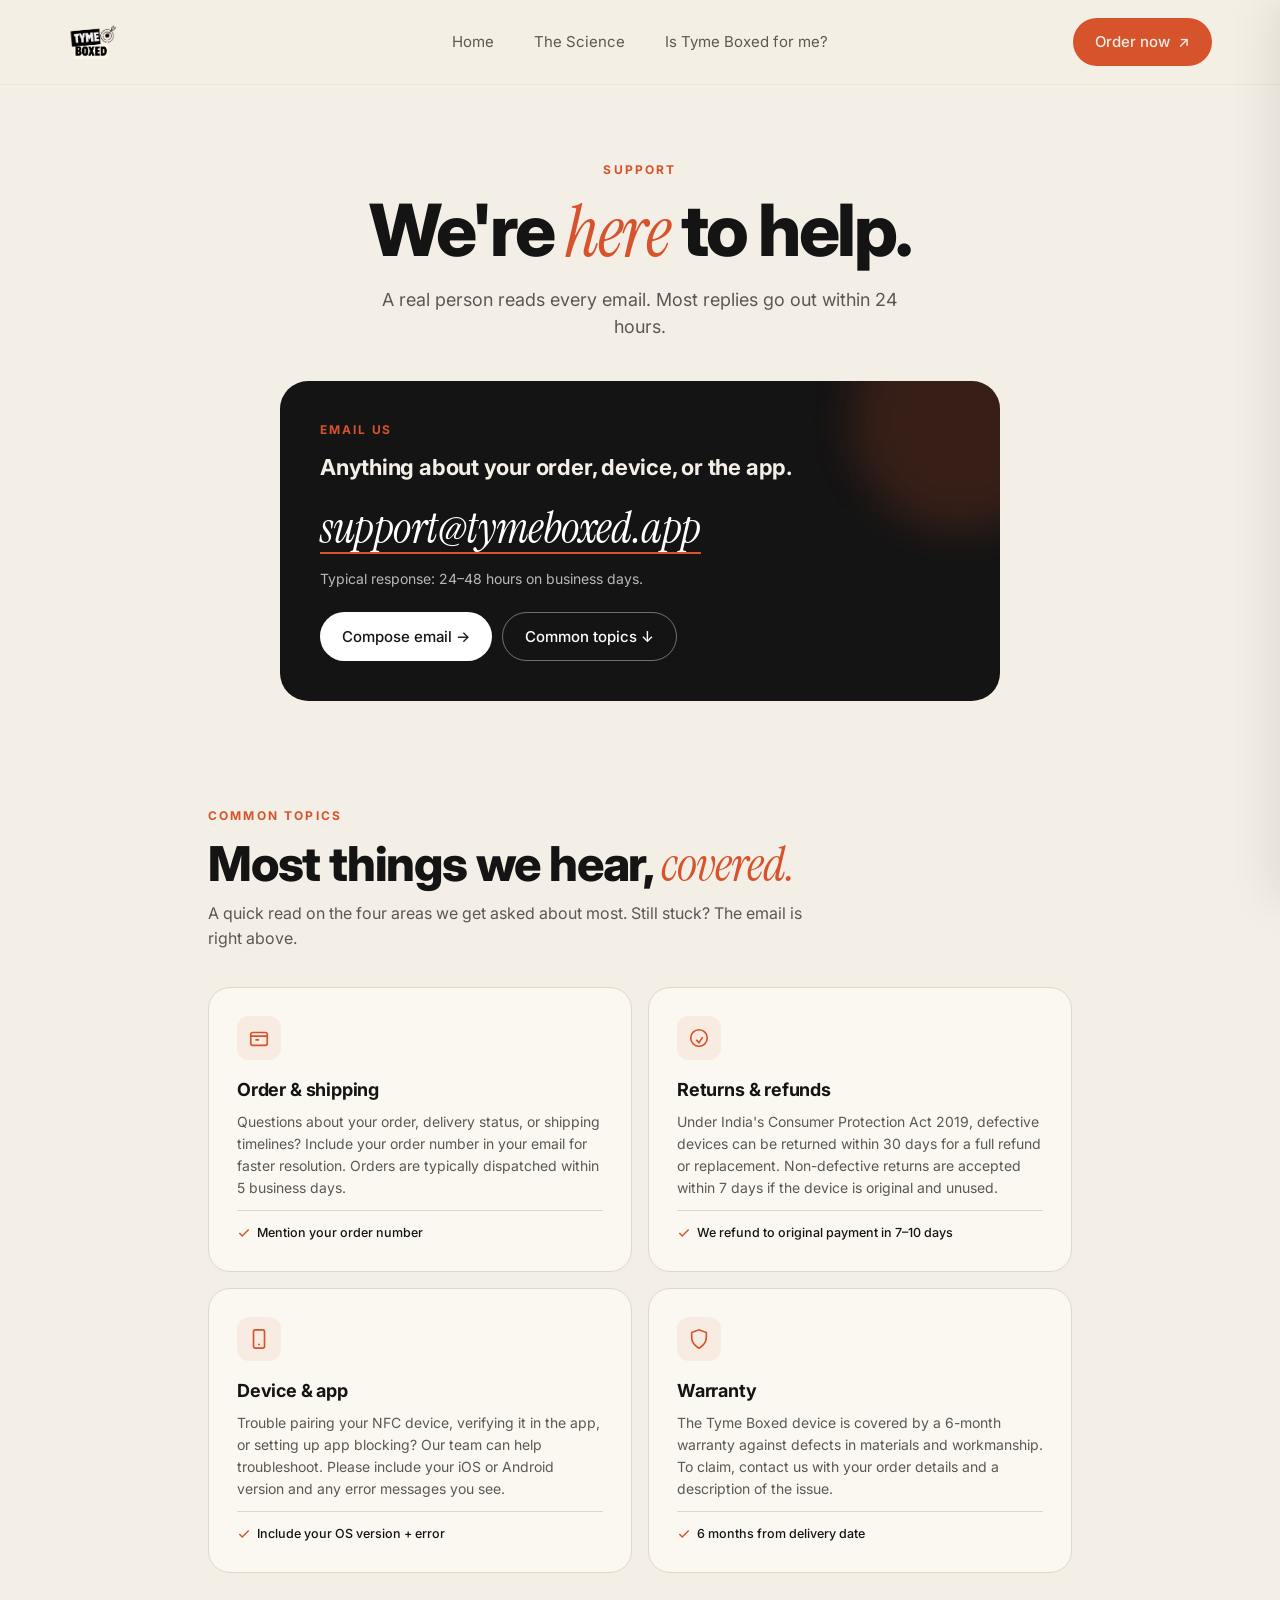
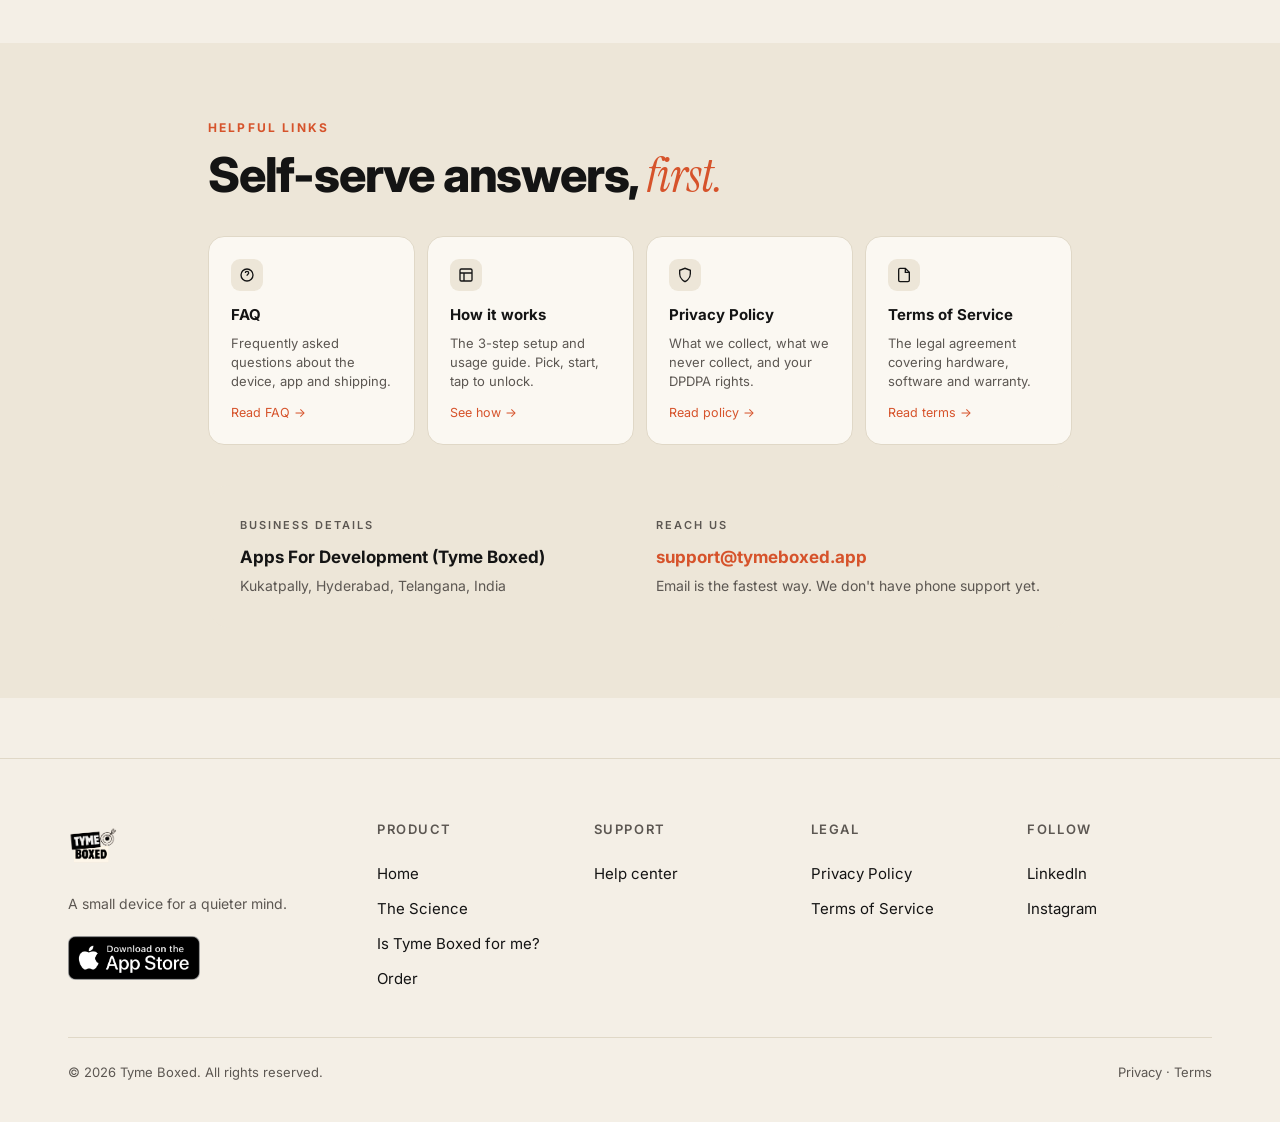
<file: support.html>
<!DOCTYPE html>
<html lang="en">
<head>
<script>
!function(f,b,e,v,n,t,s)
{if(f.fbq)return;n=f.fbq=function(){n.callMethod?
n.callMethod.apply(n,arguments):n.queue.push(arguments)};
if(!f._fbq)f._fbq=n;n.push=n;n.loaded=!0;n.version='2.0';
n.queue=[];t=b.createElement(e);t.async=!0;
t.src=v;s=b.getElementsByTagName(e)[0];
s.parentNode.insertBefore(t,s)}(window, document,'script',
'https://connect.facebook.net/en_US/fbevents.js');
fbq('init', '36986414434290717');
fbq('track', 'PageView');
</script>
<noscript><img height="1" width="1" style="display:none"
src="https://www.facebook.com/tr?id=36986414434290717&ev=PageView&noscript=1"
/></noscript>
<meta charset="UTF-8">
<meta name="viewport" content="width=device-width, initial-scale=1.0, viewport-fit=cover">
<link rel="icon" href="images/B11.png" type="image/png">
<link rel="apple-touch-icon" href="images/B11.png">
<title>Support - Tyme Boxed</title>
<meta name="description" content="Get help with your Tyme Boxed device, app setup, returns, or warranty. Email support@tymeboxed.app — we respond in 24–48 hours.">
<link rel="preconnect" href="https://www.clarity.ms">
<script type="text/javascript">
(function(c,l,a,r,i,t,y){
  c[a]=c[a]||function(){(c[a].q=c[a].q||[]).push(arguments)};
  t=l.createElement(r);t.async=1;t.src="https://www.clarity.ms/tag/"+i;
  y=l.getElementsByTagName(r)[0];y.parentNode.insertBefore(t,y);
})(window,document,"clarity","script","w3uyp057u9");
</script>
<link rel="preconnect" href="https://fonts.googleapis.com">
<link rel="preconnect" href="https://fonts.gstatic.com" crossorigin>
<link href="https://fonts.googleapis.com/css2?family=Instrument+Serif:ital@0;1&family=Inter:wght@400;500;600;700;800;900&display=swap" rel="stylesheet">
<link rel="stylesheet" href="cart-fab.css">
<style>
  :root {
    --bg:        #F4EFE6;
    --bg-warm:   #EDE6D8;
    --bg-card:   #FBF8F2;
    --ink:       #141414;
    --ink-soft:  #5C5752;
    --line:      #E0D8C7;
    --accent:    #D6532B;
    --accent-d:  #B8431F;
    --accent-soft: rgba(214,83,43,0.08);
    --green:     #2F6B3D;
  }
  * { box-sizing: border-box; margin: 0; padding: 0; }
  html { scroll-behavior: smooth; -webkit-font-smoothing: antialiased; overflow-x: clip; }
  body {
    background: var(--bg); color: var(--ink);
    font-family: 'Inter', system-ui, -apple-system, sans-serif;
    font-size: 17px; line-height: 1.55;
    overflow-x: clip;
  }
  .container { max-width: 1200px; margin: 0 auto; padding: 0 28px; }
  .narrow { max-width: 920px; margin: 0 auto; padding: 0 28px; }
  a { color: inherit; text-decoration: none; }

  /* Nav */
  nav {
    position: sticky; top: 0; z-index: 50;
    background: rgba(244,239,230,0.85);
    backdrop-filter: saturate(180%) blur(12px);
    -webkit-backdrop-filter: saturate(180%) blur(12px);
    border-bottom: 1px solid rgba(0,0,0,0.04);
  }
  .nav-inner {
    display: grid; grid-template-columns: 1fr auto 1fr;
    align-items: center; padding: 16px 28px; max-width: 1200px; margin: 0 auto;
  }
  .logo {
    justify-self: start;
    display: inline-flex;
    align-items: center;
    flex-shrink: 0;
    line-height: 0;
  }
  .logo img {
    height: 52px;
    width: auto;
    display: block;
  }
  .nav-links {
    justify-self: center;
    display: flex; gap: 40px; align-items: center;
    font-size: 15px; color: var(--ink-soft); white-space: nowrap;
  }
  .nav-links a:hover { color: var(--ink); }
  .nav-links a.active { color: var(--ink); font-weight: 500; }
  .nav-actions {
    justify-self: end;
    display: flex; align-items: center; gap: 10px; flex-shrink: 0;
  }
  .btn {
    display: inline-flex; align-items: center; gap: 8px;
    background: var(--ink); color: var(--bg);
    padding: 12px 22px; border-radius: 999px;
    font-weight: 500; font-size: 15px;
    transition: transform .15s, background .15s;
  }
  .btn:hover { background: var(--accent); transform: translateY(-1px); }
  .btn.lg { padding: 16px 28px; font-size: 16px; }
  .btn.accent { background: var(--accent); }
  .btn.accent:hover { background: var(--accent-d); }
  .btn.outline { background: transparent; color: var(--ink); border: 1.5px solid var(--ink); }
  .btn.outline:hover { background: var(--ink); color: var(--bg); }
  .btn.share {
    background: var(--accent);
    color: var(--bg);
    font-weight: 500;
    border: 0; cursor: pointer; font-family: inherit;
  }
  .btn.share:hover {
    background: var(--accent-d);
    transform: translateY(-1px);
  }
  .btn.share svg { width: 16px; height: 16px; }

  /* Hero */
  .hero { padding: 70px 0 30px; text-align: center; }
  .eyebrow {
    display: inline-block;
    font-size: 12px; letter-spacing: 0.18em; text-transform: uppercase;
    color: var(--accent); font-weight: 700; margin-bottom: 14px;
  }
  h1.display {
    font-family: 'Inter', sans-serif; font-weight: 800;
    font-size: clamp(44px, 6vw, 72px);
    line-height: 1.0; letter-spacing: -0.035em;
    margin: 0 auto 18px; max-width: 800px;
  }
  h1.display .ital {
    font-family: 'Instrument Serif', serif; font-style: italic; font-weight: 400;
    color: var(--accent); letter-spacing: -0.02em;
  }
  .hero-sub { font-size: 18px; color: var(--ink-soft); max-width: 560px; margin: 0 auto; }

  /* Contact panel (big email card) */
  .contact-panel {
    max-width: 720px; margin: 40px auto 0;
    background: var(--ink); color: var(--bg);
    border-radius: 28px; padding: 40px;
    position: relative; overflow: hidden;
    text-align: left;
  }
  .contact-panel::before {
    content: ''; position: absolute; right: 0; top: 0;
    width: 220px; height: 220px; border-radius: 50%;
    background: var(--accent); opacity: 0.18; filter: blur(20px);
    transform: translate(70px, -70px);
    pointer-events: none;
  }
  .contact-panel .lbl {
    font-size: 12px; letter-spacing: 0.16em; text-transform: uppercase;
    color: var(--accent); font-weight: 700; margin-bottom: 10px;
    position: relative;
  }
  .contact-panel h2 {
    font-family: 'Inter', sans-serif; font-weight: 700;
    font-size: 22px; letter-spacing: -0.01em; margin-bottom: 8px;
    position: relative;
  }
  .contact-panel .email-link {
    font-family: 'Instrument Serif', serif; font-style: italic;
    font-size: clamp(30px, 4vw, 44px);
    color: white; line-height: 1.1; letter-spacing: -0.01em;
    display: inline-block; margin: 12px 0 14px;
    border-bottom: 2px solid var(--accent);
    transition: color .15s;
    position: relative;
  }
  .contact-panel .email-link:hover { color: var(--accent); }
  .contact-panel .response {
    color: rgba(255,255,255,0.7); font-size: 14px;
    position: relative;
  }
  .contact-actions {
    margin-top: 22px; display: flex; gap: 10px; flex-wrap: wrap;
    position: relative;
  }
  .contact-actions .btn { background: white; color: var(--ink); }
  .contact-actions .btn:hover { background: var(--accent); color: white; }
  .contact-actions .btn.outline { background: transparent; color: white; border-color: rgba(255,255,255,0.4); }
  .contact-actions .btn.outline:hover { background: white; color: var(--ink); border-color: white; }

  /* Sections */
  section { padding: 70px 0; }
  .section-head { text-align: left; margin-bottom: 36px; }
  h2.section-title {
    font-family: 'Inter', sans-serif; font-weight: 800;
    font-size: clamp(32px, 4vw, 48px);
    line-height: 1.0; letter-spacing: -0.025em;
  }
  h2.section-title .ital {
    font-family: 'Instrument Serif', serif; font-style: italic; font-weight: 400;
    color: var(--accent); letter-spacing: -0.02em;
  }
  .section-sub { margin-top: 12px; color: var(--ink-soft); font-size: 16px; max-width: 600px; }

  /* Topics grid */
  .topics { display: grid; grid-template-columns: 1fr 1fr; gap: 16px; }
  .topic {
    background: var(--bg-card); border: 1px solid var(--line);
    border-radius: 22px; padding: 28px;
    transition: transform .25s, border-color .15s;
  }
  .topic:hover { transform: translateY(-3px); border-color: var(--ink-soft); }
  .topic .ic {
    width: 44px; height: 44px; border-radius: 12px;
    background: var(--accent-soft); color: var(--accent);
    display: grid; place-items: center;
    margin-bottom: 16px;
  }
  .topic h3 {
    font-family: 'Inter', sans-serif; font-weight: 700;
    font-size: 18px; letter-spacing: -0.01em; margin-bottom: 8px;
  }
  .topic p { font-size: 14px; color: var(--ink-soft); line-height: 1.55; }
  .topic .hint {
    margin-top: 12px; padding-top: 12px;
    border-top: 1px solid var(--line);
    font-size: 12.5px; color: var(--ink); font-weight: 500;
    display: flex; gap: 6px; align-items: center;
  }
  .topic .hint svg { width: 14px; height: 14px; color: var(--accent); }

  /* Helpful Links */
  .links-row { display: grid; grid-template-columns: 1fr 1fr 1fr 1fr; gap: 12px; margin-top: 28px; }
  .link-card {
    background: var(--bg-card); border: 1px solid var(--line);
    border-radius: 16px; padding: 22px;
    display: flex; flex-direction: column; gap: 8px;
    transition: transform .2s, border-color .15s;
  }
  .link-card:hover { transform: translateY(-2px); border-color: var(--accent); }
  .link-card .ic {
    width: 32px; height: 32px; border-radius: 9px;
    background: var(--bg-warm);
    display: grid; place-items: center;
    color: var(--ink);
    margin-bottom: 4px;
  }
  .link-card h4 { font-family: 'Inter', sans-serif; font-weight: 700; font-size: 15px; }
  .link-card p { font-size: 13px; color: var(--ink-soft); line-height: 1.45; }
  .link-card .go { font-size: 12.5px; color: var(--accent); margin-top: 4px; }

  /* Business details */
  .biz {
    margin-top: 40px;
    background: var(--bg-warm); border-radius: 22px;
    padding: 32px;
    display: grid; grid-template-columns: 1fr 1fr; gap: 32px; align-items: start;
  }
  .biz .label {
    font-size: 11px; letter-spacing: 0.18em; text-transform: uppercase;
    color: var(--ink-soft); font-weight: 600; margin-bottom: 10px;
  }
  .biz .name { font-family: 'Inter', sans-serif; font-weight: 700; font-size: 17px; margin-bottom: 4px; }
  .biz p { color: var(--ink-soft); font-size: 14px; line-height: 1.55; }
  .biz a { color: var(--accent); }
  .biz a:hover { border-bottom: 1px solid var(--accent); }

  /* Footer */
  footer { padding: 60px 0 40px; border-top: 1px solid var(--line); margin-top: 60px; }
  .foot-grid { display: grid; grid-template-columns: 1.5fr 1fr 1fr 1fr 1fr; gap: 32px; }
  .foot-grid h5 { font-size: 13px; text-transform: uppercase; letter-spacing: 0.12em; color: var(--ink-soft); margin-bottom: 16px; font-weight: 600; }
  .foot-grid a { display: block; padding: 6px 0; font-size: 15px; color: var(--ink); }
  .foot-grid a:hover { color: var(--accent); }
  .foot-bottom { margin-top: 40px; padding-top: 24px; border-top: 1px solid var(--line); display: flex; justify-content: space-between; align-items: center; font-size: 13px; color: var(--ink-soft); flex-wrap: wrap; gap: 12px; }
  .app-badge { display: inline-block; margin-top: 16px; }
  .app-badge img { height: 44px; display: block; }
  .muted { color: var(--ink-soft); }

  @media (max-width: 880px) {
    .container, .narrow { padding: 0 20px; }
    .nav-links { display: none; }
    .nav-inner { display: flex; justify-content: space-between; padding: 12px 18px; }
    .logo img { height: 40px; }
    .btn { padding: 9px 16px; font-size: 13px; }
    .btn.lg { padding: 13px 20px; font-size: 14px; }

    .hero { padding: 40px 0 22px; }
    h1.display { font-size: 38px; }
    .hero-sub { font-size: 15px; }
    .contact-panel { margin: 28px 20px 0; padding: 28px 22px; border-radius: 22px; }
    .contact-panel h2 { font-size: 18px; }
    .contact-panel .email-link { font-size: 26px; word-break: break-all; line-height: 1.15; }
    .contact-panel .response { font-size: 13px; }
    .contact-actions .btn { padding: 11px 18px; font-size: 13px; }

    section { padding: 50px 0; }
    h2.section-title { font-size: 28px; }
    .section-sub { font-size: 14px; }
    .topics { grid-template-columns: 1fr; gap: 12px; }
    .topic { padding: 22px; border-radius: 18px; }
    .topic h3 { font-size: 16px; }

    .links-row { grid-template-columns: 1fr 1fr; gap: 10px; }
    .link-card { padding: 18px; border-radius: 14px; }

    .biz { grid-template-columns: 1fr; gap: 22px; padding: 24px; border-radius: 18px; }

    .foot-grid { grid-template-columns: 1fr 1fr; gap: 28px; }
  }
  @media (max-width: 380px) {
    .container, .narrow { padding: 0 16px; }
    .nav-inner { padding: 11px 16px; }
    h1.display { font-size: 32px; }
    .contact-panel .email-link { font-size: 22px; }
    .links-row { grid-template-columns: 1fr; }
    .foot-grid { grid-template-columns: 1fr; gap: 24px; }
  }

  @media (min-width: 881px) { .menu-toggle { display: none; } }
  @media (max-width: 880px) { .menu-toggle { display: flex; } }
  .menu-toggle { background: none; border: none; cursor: pointer; width: 40px; height: 40px; flex-direction: column; justify-content: center; align-items: center; gap: 5px; padding: 8px; flex-shrink: 0; }
  .menu-toggle span { display: block; width: 20px; height: 2px; background: var(--ink); border-radius: 2px; }
  .mobile-menu-backdrop { position: fixed; inset: 0; background: rgba(0,0,0,0.3); z-index: 99; opacity: 0; pointer-events: none; transition: opacity .35s ease; }
  .mobile-menu-backdrop.open { opacity: 1; pointer-events: auto; }
  .mobile-menu { position: fixed; top: 0; right: 0; bottom: 0; width: min(320px, 82vw); background: var(--bg); z-index: 100; transform: translateX(100%); transition: transform .35s cubic-bezier(.4,0,.2,1); display: flex; flex-direction: column; box-shadow: -10px 0 40px rgba(0,0,0,0.08); }
  .mobile-menu.open { transform: translateX(0); }
  .mobile-menu-header { display: flex; justify-content: space-between; align-items: center; padding: 16px 22px; border-bottom: 1px solid var(--line); }
  .menu-close { background: none; border: none; cursor: pointer; font-size: 28px; color: var(--ink); width: 40px; height: 40px; display: grid; place-items: center; }
  .mobile-menu-links { padding: 32px 22px; display: flex; flex-direction: column; gap: 4px; flex: 1; }
  .mobile-menu-links a { font-size: 18px; font-weight: 500; padding: 14px 0; color: var(--ink); border-bottom: 1px solid var(--line); transition: color .15s; }
  .mobile-menu-links a:last-child { border-bottom: none; }
  .mobile-menu-links a:hover { color: var(--accent); }
  .reveal { opacity: 0; transform: translateY(20px); transition: opacity .7s ease, transform .7s ease; }
  .reveal.in { opacity: 1; transform: none; }
</style>
</head>
<body>

<nav>
  <div class="nav-inner">
    <a href="index.html" class="logo"><img src="images/B1.png" alt="Tyme Boxed" /></a>
    <div class="nav-links">
      <a href="index.html">Home</a>
      <a href="science.html">The Science</a>
      <a href="quiz.html">Is Tyme Boxed for me?</a>
    </div>
    <div class="nav-actions">
      <a href="preorder.html" class="btn share">Order now <span class="arrow">↗</span></a>
      <button class="menu-toggle" type="button" aria-label="Open menu"><span></span><span></span><span></span></button>
    </div>
  </div>
</nav>

<div class="mobile-menu-backdrop" id="menuBackdrop"></div>
<div class="mobile-menu" id="mobileMenu">
  <div class="mobile-menu-header">
    <a href="index.html" class="logo"><img src="images/B1.png" alt="Tyme Boxed" /></a>
    <button class="menu-close" aria-label="Close menu">×</button>
  </div>
  <div class="mobile-menu-links">
    <a href="index.html">Home</a>
    <a href="science.html">The Science</a>
    <a href="quiz.html">Is Tyme Boxed for me?</a>
  </div>
</div>

<header class="hero">
  <div class="narrow">
    <div class="eyebrow">Support</div>
    <h1 class="display">We're <span class="ital">here</span> to help.</h1>
    <p class="hero-sub">A real person reads every email. Most replies go out within 24 hours.</p>

    <div class="contact-panel">
      <div class="lbl">Email us</div>
      <h2>Anything about your order, device, or the app.</h2>
      <a href="mailto:support@tymeboxed.app" class="email-link">support@tymeboxed.app</a>
      <div class="response">Typical response: 24–48 hours on business days.</div>
      <div class="contact-actions">
        <a href="mailto:support@tymeboxed.app" class="btn">Compose email →</a>
        <a href="#topics" class="btn outline">Common topics ↓</a>
      </div>
    </div>
  </div>
</header>

<!-- ───── COMMON TOPICS ───── -->
<section id="topics">
  <div class="narrow">
    <div class="section-head">
      <div class="eyebrow">Common topics</div>
      <h2 class="section-title">Most things we hear, <span class="ital">covered.</span></h2>
      <p class="section-sub">A quick read on the four areas we get asked about most. Still stuck? The email is right above.</p>
    </div>

    <div class="topics">
      <div class="topic reveal">
        <div class="ic">
          <svg width="22" height="22" viewBox="0 0 24 24" fill="none" stroke="currentColor" stroke-width="1.8">
            <rect x="3" y="6" width="18" height="14" rx="2"/>
            <path d="M3 10h18M8 14h4"/>
          </svg>
        </div>
        <h3>Order &amp; shipping</h3>
        <p>Questions about your order, delivery status, or shipping timelines? Include your order number in your email for faster resolution. Orders are typically dispatched within 5 business days.</p>
        <div class="hint">
          <svg viewBox="0 0 24 24" fill="none" stroke="currentColor" stroke-width="2.5"><polyline points="20 6 9 17 4 12"/></svg>
          Mention your order number
        </div>
      </div>

      <div class="topic reveal">
        <div class="ic">
          <svg width="22" height="22" viewBox="0 0 24 24" fill="none" stroke="currentColor" stroke-width="1.8">
            <polyline points="9 14 12 17 16 11"/>
            <circle cx="12" cy="12" r="9"/>
          </svg>
        </div>
        <h3>Returns &amp; refunds</h3>
        <p>Under India's Consumer Protection Act 2019, defective devices can be returned within 30 days for a full refund or replacement. Non-defective returns are accepted within 7 days if the device is original and unused.</p>
        <div class="hint">
          <svg viewBox="0 0 24 24" fill="none" stroke="currentColor" stroke-width="2.5"><polyline points="20 6 9 17 4 12"/></svg>
          We refund to original payment in 7–10 days
        </div>
      </div>

      <div class="topic reveal">
        <div class="ic">
          <svg width="22" height="22" viewBox="0 0 24 24" fill="none" stroke="currentColor" stroke-width="1.8">
            <rect x="6" y="2" width="12" height="20" rx="2"/>
            <line x1="11" y1="18" x2="13" y2="18"/>
          </svg>
        </div>
        <h3>Device &amp; app</h3>
        <p>Trouble pairing your NFC device, verifying it in the app, or setting up app blocking? Our team can help troubleshoot. Please include your iOS or Android version and any error messages you see.</p>
        <div class="hint">
          <svg viewBox="0 0 24 24" fill="none" stroke="currentColor" stroke-width="2.5"><polyline points="20 6 9 17 4 12"/></svg>
          Include your OS version + error
        </div>
      </div>

      <div class="topic reveal">
        <div class="ic">
          <svg width="22" height="22" viewBox="0 0 24 24" fill="none" stroke="currentColor" stroke-width="1.8">
            <path d="M12 22s8-4 8-12V5l-8-3-8 3v5c0 8 8 12 8 12z"/>
          </svg>
        </div>
        <h3>Warranty</h3>
        <p>The Tyme Boxed device is covered by a 6-month warranty against defects in materials and workmanship. To claim, contact us with your order details and a description of the issue.</p>
        <div class="hint">
          <svg viewBox="0 0 24 24" fill="none" stroke="currentColor" stroke-width="2.5"><polyline points="20 6 9 17 4 12"/></svg>
          6 months from delivery date
        </div>
      </div>
    </div>
  </div>
</section>

<!-- ───── HELPFUL LINKS ───── -->
<section style="background: var(--bg-warm); padding-top: 70px; padding-bottom: 70px;">
  <div class="narrow">
    <div class="section-head">
      <div class="eyebrow">Helpful links</div>
      <h2 class="section-title">Self-serve answers, <span class="ital">first.</span></h2>
    </div>

    <div class="links-row">
      <a class="link-card" href="index.html#faq">
        <div class="ic"><svg width="16" height="16" viewBox="0 0 24 24" fill="none" stroke="currentColor" stroke-width="2"><circle cx="12" cy="12" r="9"/><path d="M9.5 9a2.5 2.5 0 0 1 5 0c0 1.5-2.5 2-2.5 4"/><line x1="12" y1="17" x2="12" y2="17.01"/></svg></div>
        <h4>FAQ</h4>
        <p>Frequently asked questions about the device, app and shipping.</p>
        <span class="go">Read FAQ →</span>
      </a>
      <a class="link-card" href="index.html#how">
        <div class="ic"><svg width="16" height="16" viewBox="0 0 24 24" fill="none" stroke="currentColor" stroke-width="2"><rect x="3" y="3" width="18" height="18" rx="2"/><path d="M3 9h18M9 21V9"/></svg></div>
        <h4>How it works</h4>
        <p>The 3-step setup and usage guide. Pick, start, tap to unlock.</p>
        <span class="go">See how →</span>
      </a>
      <a class="link-card" href="privacy.html">
        <div class="ic"><svg width="16" height="16" viewBox="0 0 24 24" fill="none" stroke="currentColor" stroke-width="2"><path d="M12 22s8-4 8-12V5l-8-3-8 3v5c0 8 8 12 8 12z"/></svg></div>
        <h4>Privacy Policy</h4>
        <p>What we collect, what we never collect, and your DPDPA rights.</p>
        <span class="go">Read policy →</span>
      </a>
      <a class="link-card" href="terms.html">
        <div class="ic"><svg width="16" height="16" viewBox="0 0 24 24" fill="none" stroke="currentColor" stroke-width="2"><path d="M14 2H6a2 2 0 0 0-2 2v16a2 2 0 0 0 2 2h12a2 2 0 0 0 2-2V8z"/><polyline points="14 2 14 8 20 8"/></svg></div>
        <h4>Terms of Service</h4>
        <p>The legal agreement covering hardware, software and warranty.</p>
        <span class="go">Read terms →</span>
      </a>
    </div>

    <!-- Business details -->
    <div class="biz">
      <div>
        <div class="label">Business details</div>
        <div class="name">Apps For Development (Tyme Boxed)</div>
        <p>Kukatpally, Hyderabad, Telangana, India</p>
      </div>
      <div>
        <div class="label">Reach us</div>
        <div class="name"><a href="mailto:support@tymeboxed.app">support@tymeboxed.app</a></div>
        <p>Email is the fastest way. We don't have phone support yet.</p>
      </div>
    </div>
  </div>
</section>

<footer>
  <div class="container">
    <div class="foot-grid">
      <div>
        <div class="logo"><img src="images/B1.png" alt="Tyme Boxed" /></div>
        <p class="muted" style="margin-top: 14px; font-size: 14px; max-width: 280px;">A small device for a quieter mind.</p>
        <a class="app-badge" href="https://apps.apple.com/in/app/tyme-boxed/id6759287522">
          <img src="images/app.png" alt="Download on the App Store">
        </a>
      </div>
      <div>
        <h5>Product</h5>
        <a href="index.html">Home</a>
        <a href="science.html">The Science</a>
        <a href="quiz.html">Is Tyme Boxed for me?</a>
        <a href="preorder.html">Order</a>
      </div>
      <div>
        <h5>Support</h5>
        <a href="support.html">Help center</a>
      </div>
      <div>
        <h5>Legal</h5>
        <a href="privacy.html">Privacy Policy</a>
        <a href="terms.html">Terms of Service</a>
      </div>
      <div>
        <h5>Follow</h5>
        <a href="https://www.linkedin.com/company/tyme-boxed/">LinkedIn</a>
        <a href="https://www.instagram.com/tyme_boxed">Instagram</a>
      </div>
    </div>
    <div class="foot-bottom">
      <span>© 2026 Tyme Boxed. All rights reserved.</span>
      <span><a href="privacy.html">Privacy</a> · <a href="terms.html">Terms</a></span>
    </div>
  </div>
</footer>

<button type="button" class="cart-fab" id="cart-fab" aria-label="Open cart">
  <svg viewBox="0 0 24 24" fill="none" stroke="currentColor" stroke-width="2" aria-hidden="true">
    <path d="M6 6h15l-1.5 9h-12z"/>
    <path d="M6 6L5 3H2"/>
    <circle cx="9" cy="20" r="1"/>
    <circle cx="18" cy="20" r="1"/>
  </svg>
  <span class="cart-fab-count" id="cart-fab-count">1</span>
</button>
<script src="cart.js"></script>

<script>
  const io = new IntersectionObserver((entries) => {
    entries.forEach(e => { if (e.isIntersecting) { e.target.classList.add('in'); io.unobserve(e.target); } });
  }, { threshold: 0.1 });
  document.querySelectorAll('.reveal').forEach(el => io.observe(el));

  // Mobile menu
  (function(){
    const toggle = document.querySelector('.menu-toggle');
    const menu = document.getElementById('mobileMenu');
    const backdrop = document.getElementById('menuBackdrop');
    const close = document.querySelector('.menu-close');
    function open() { menu.classList.add('open'); backdrop.classList.add('open'); document.body.style.overflow = 'hidden'; }
    function shut() { menu.classList.remove('open'); backdrop.classList.remove('open'); document.body.style.overflow = ''; }
    toggle.addEventListener('click', open);
    close.addEventListener('click', shut);
    backdrop.addEventListener('click', shut);
    menu.querySelectorAll('a').forEach(a => a.addEventListener('click', shut));
  })();
</script>
</body>
</html>
</file>
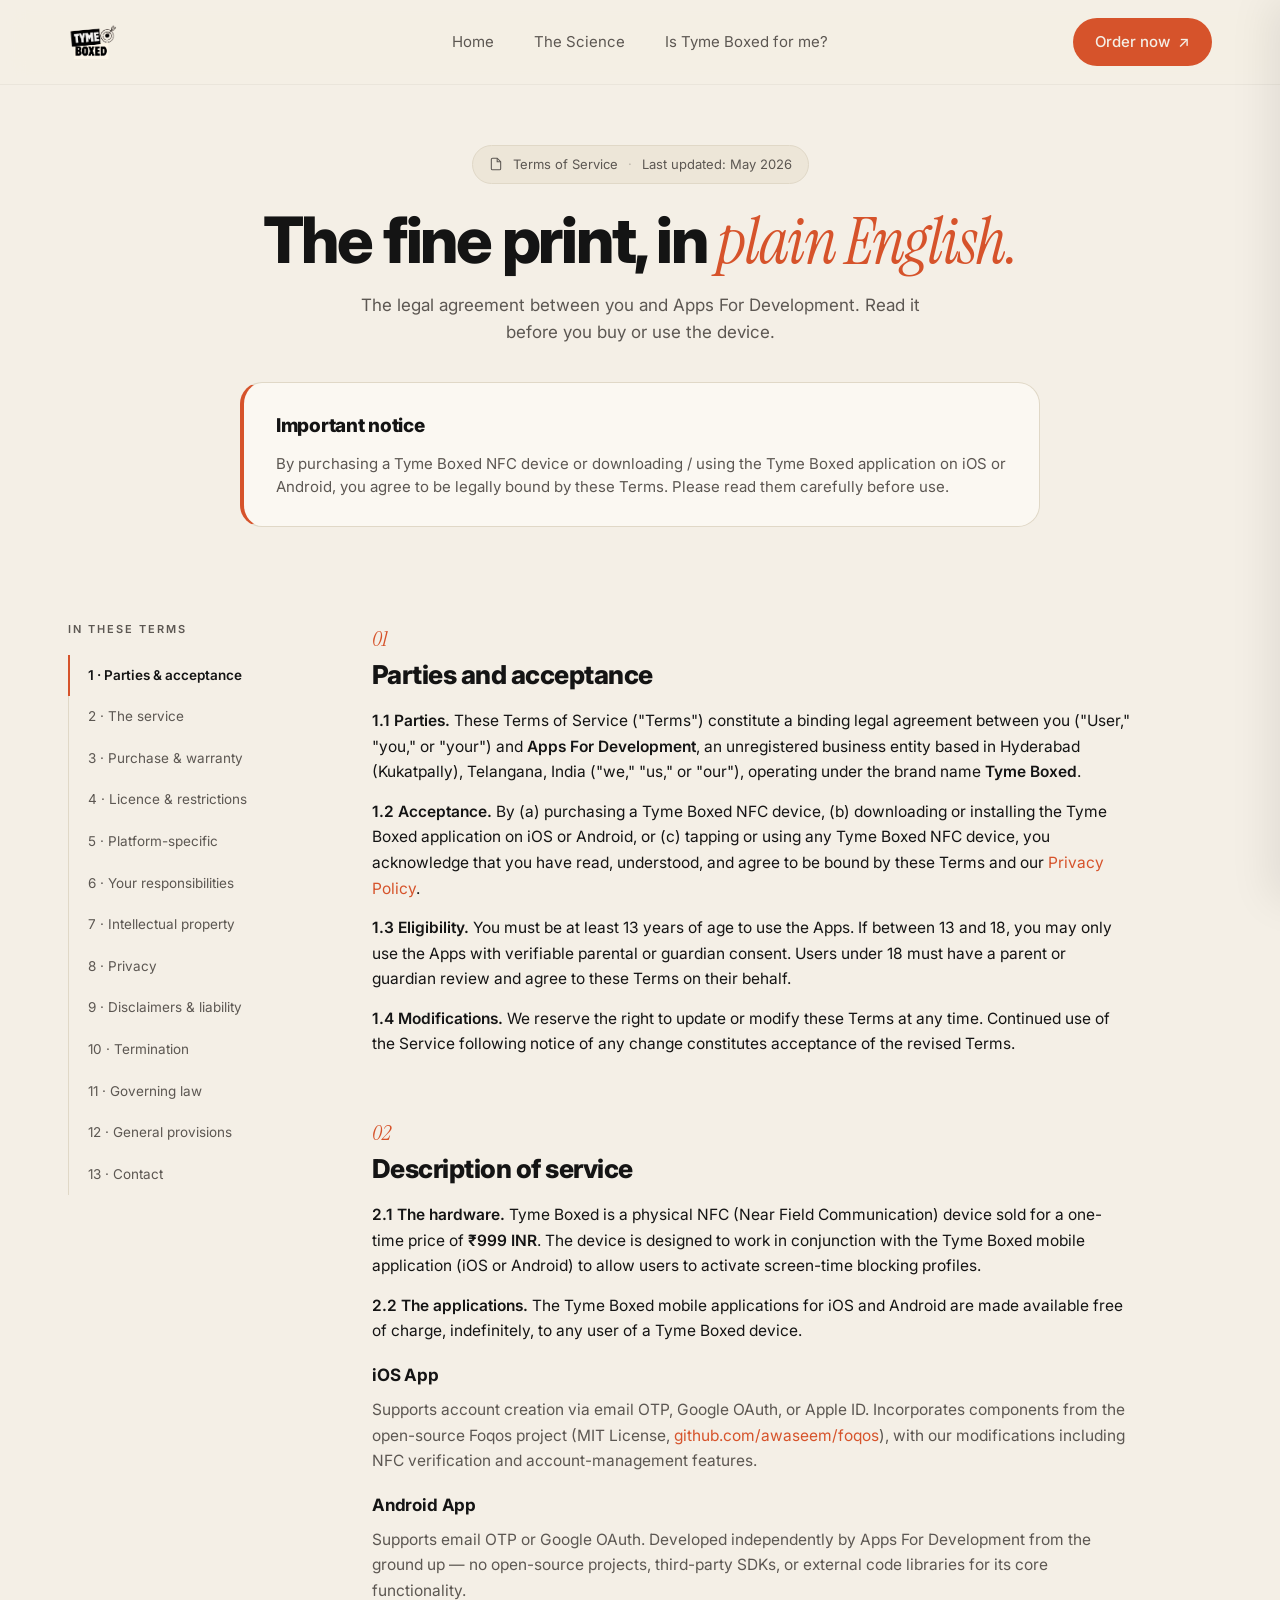
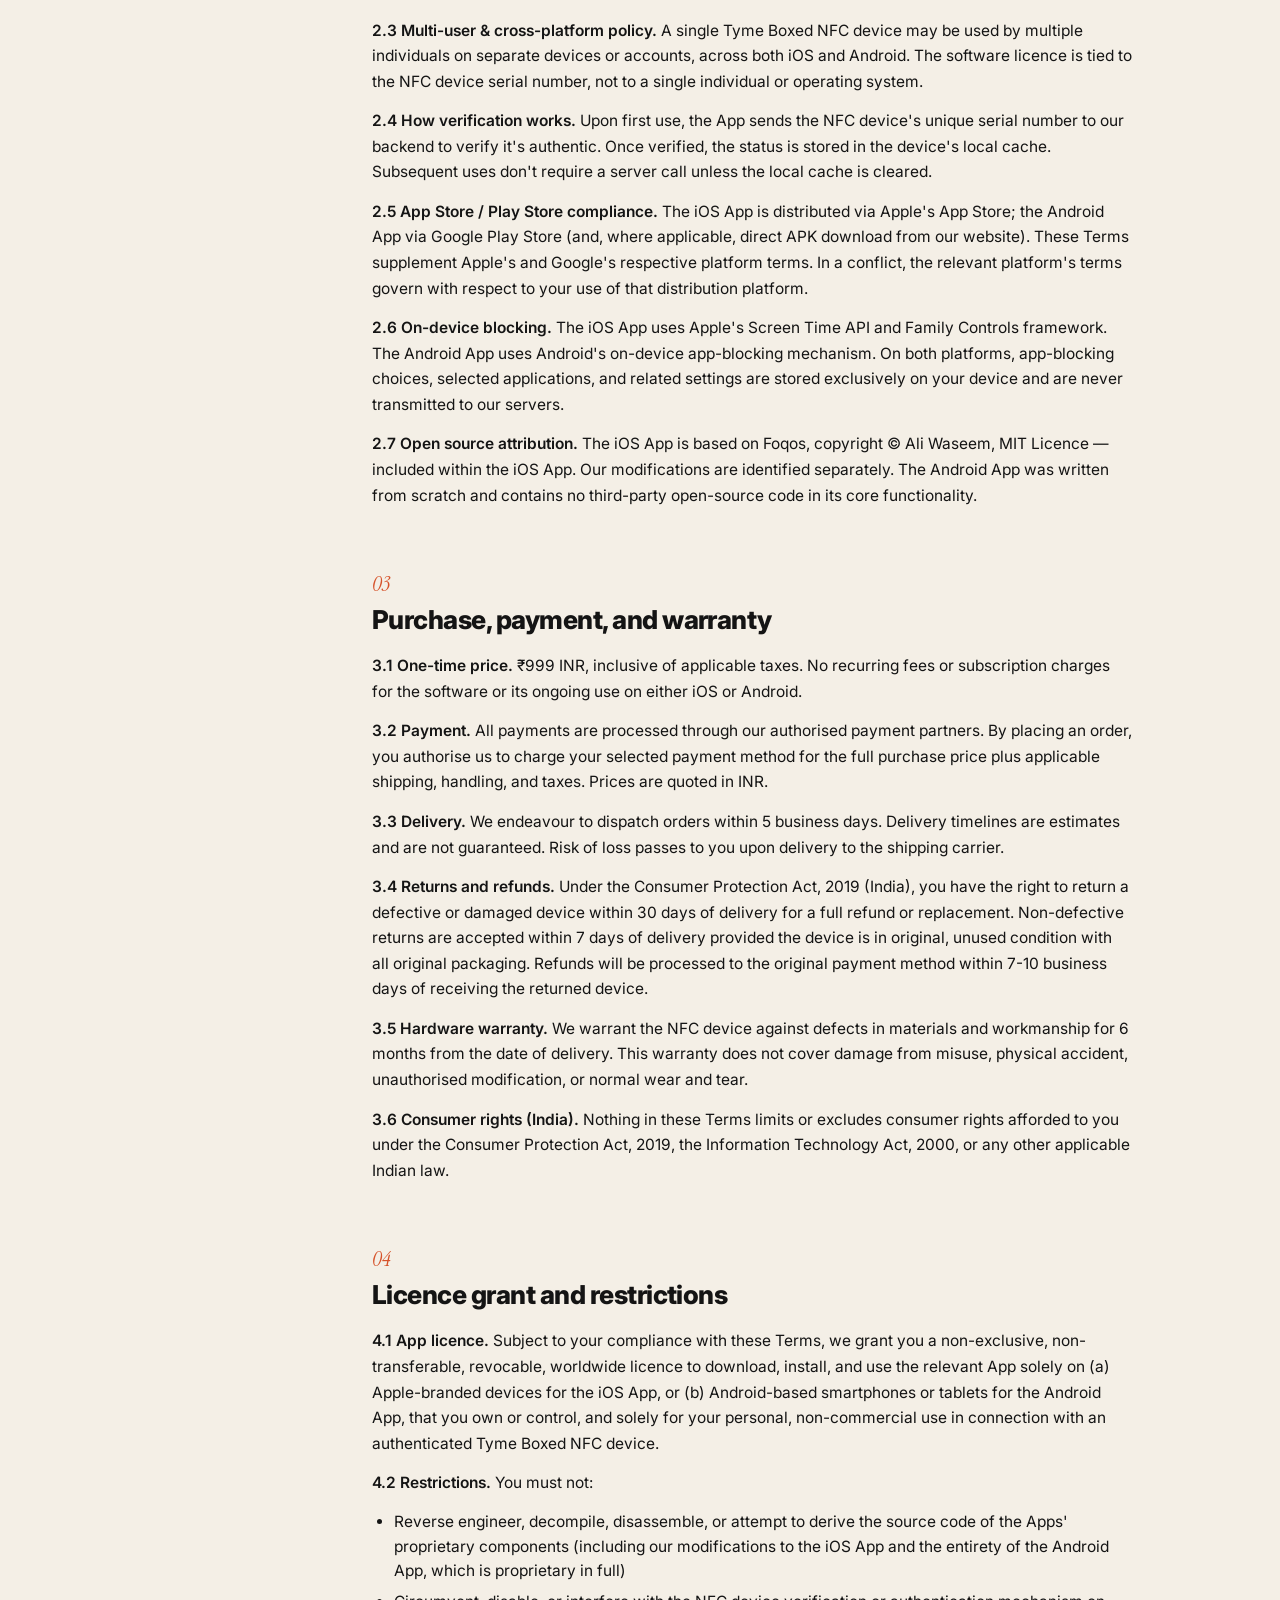
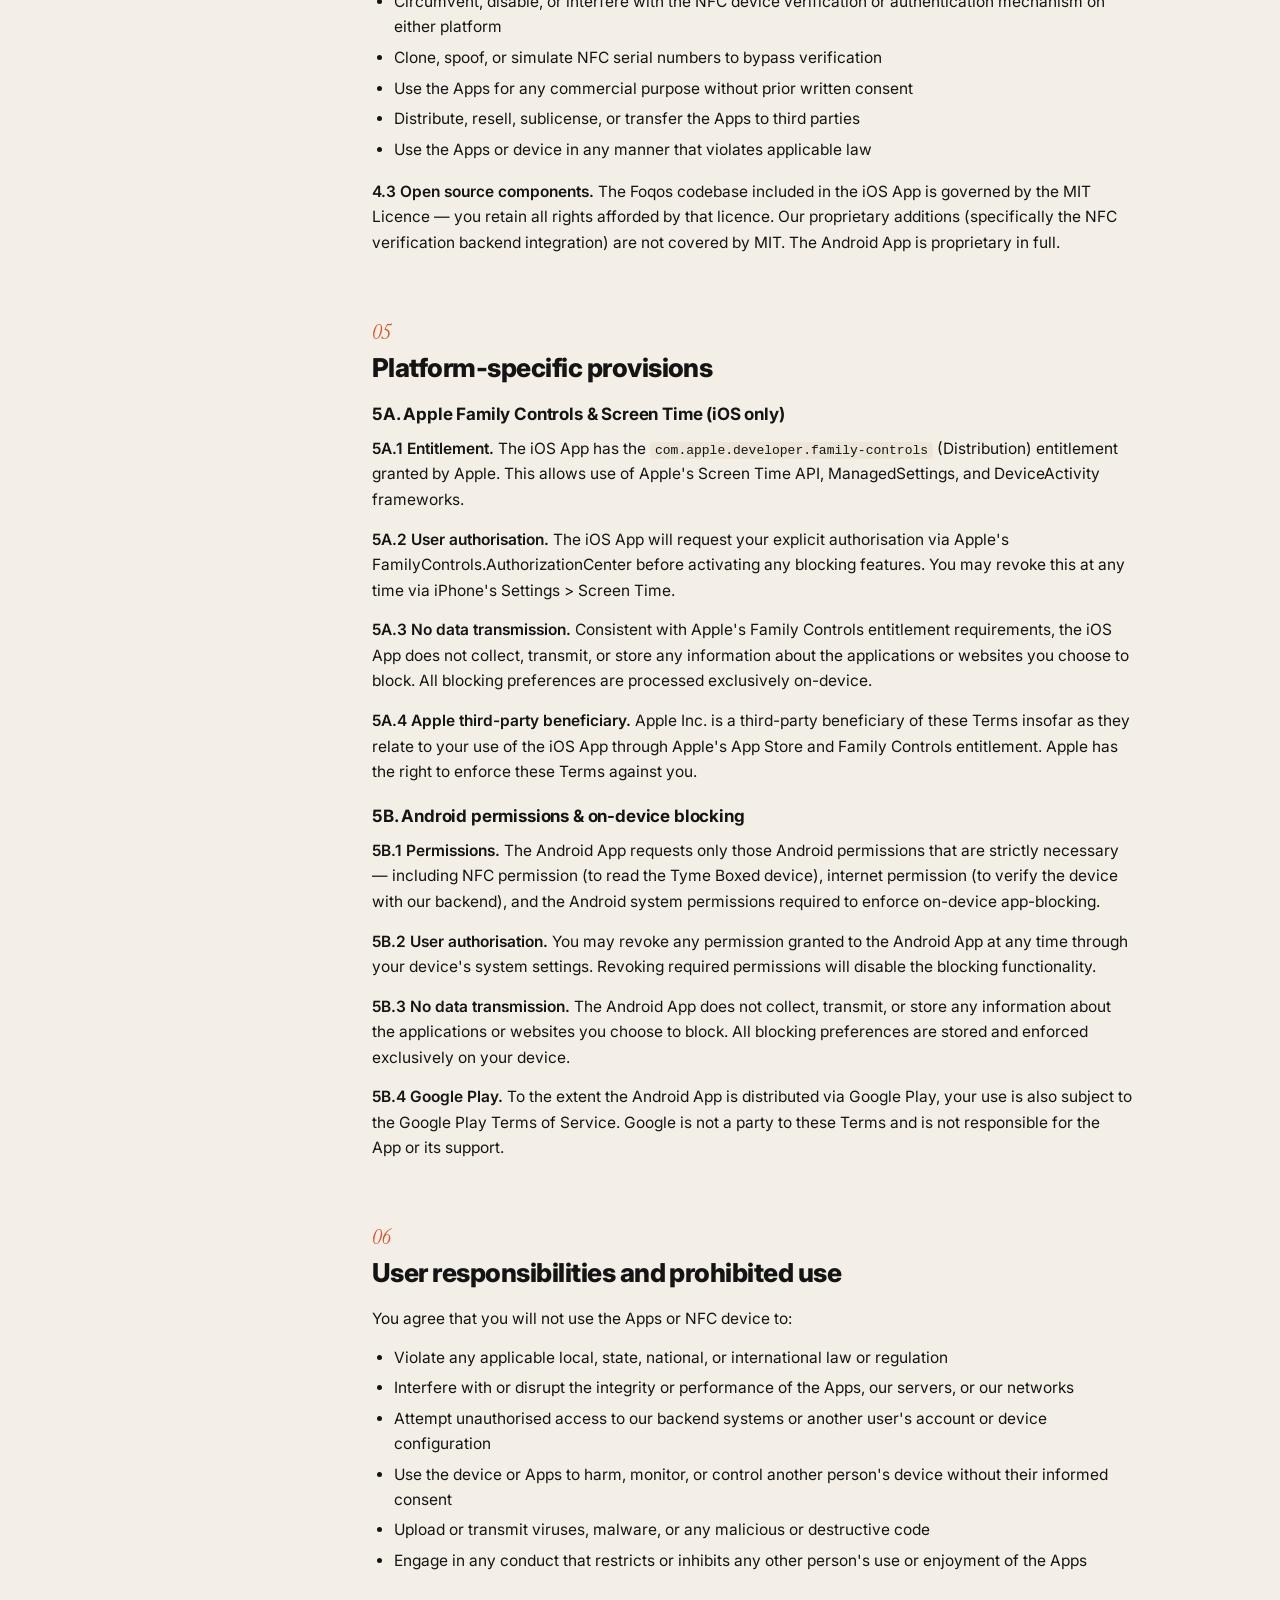
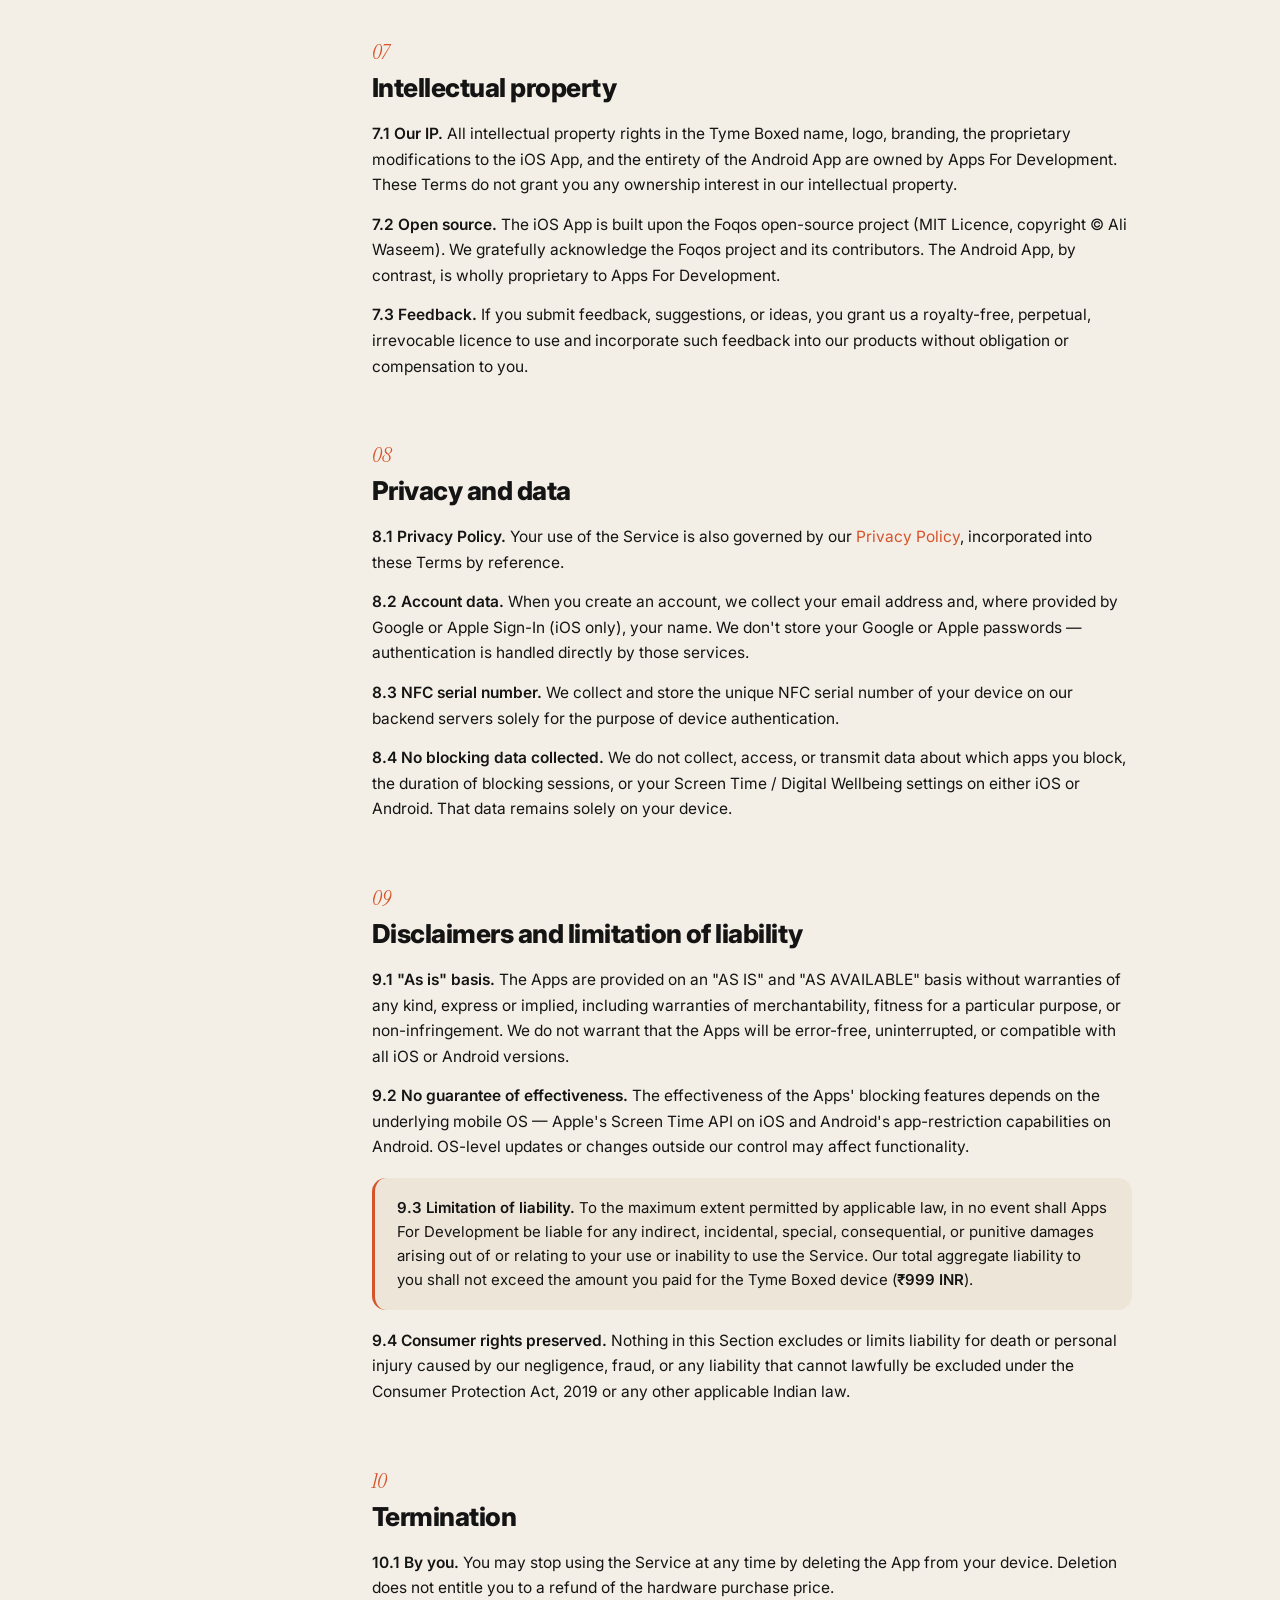
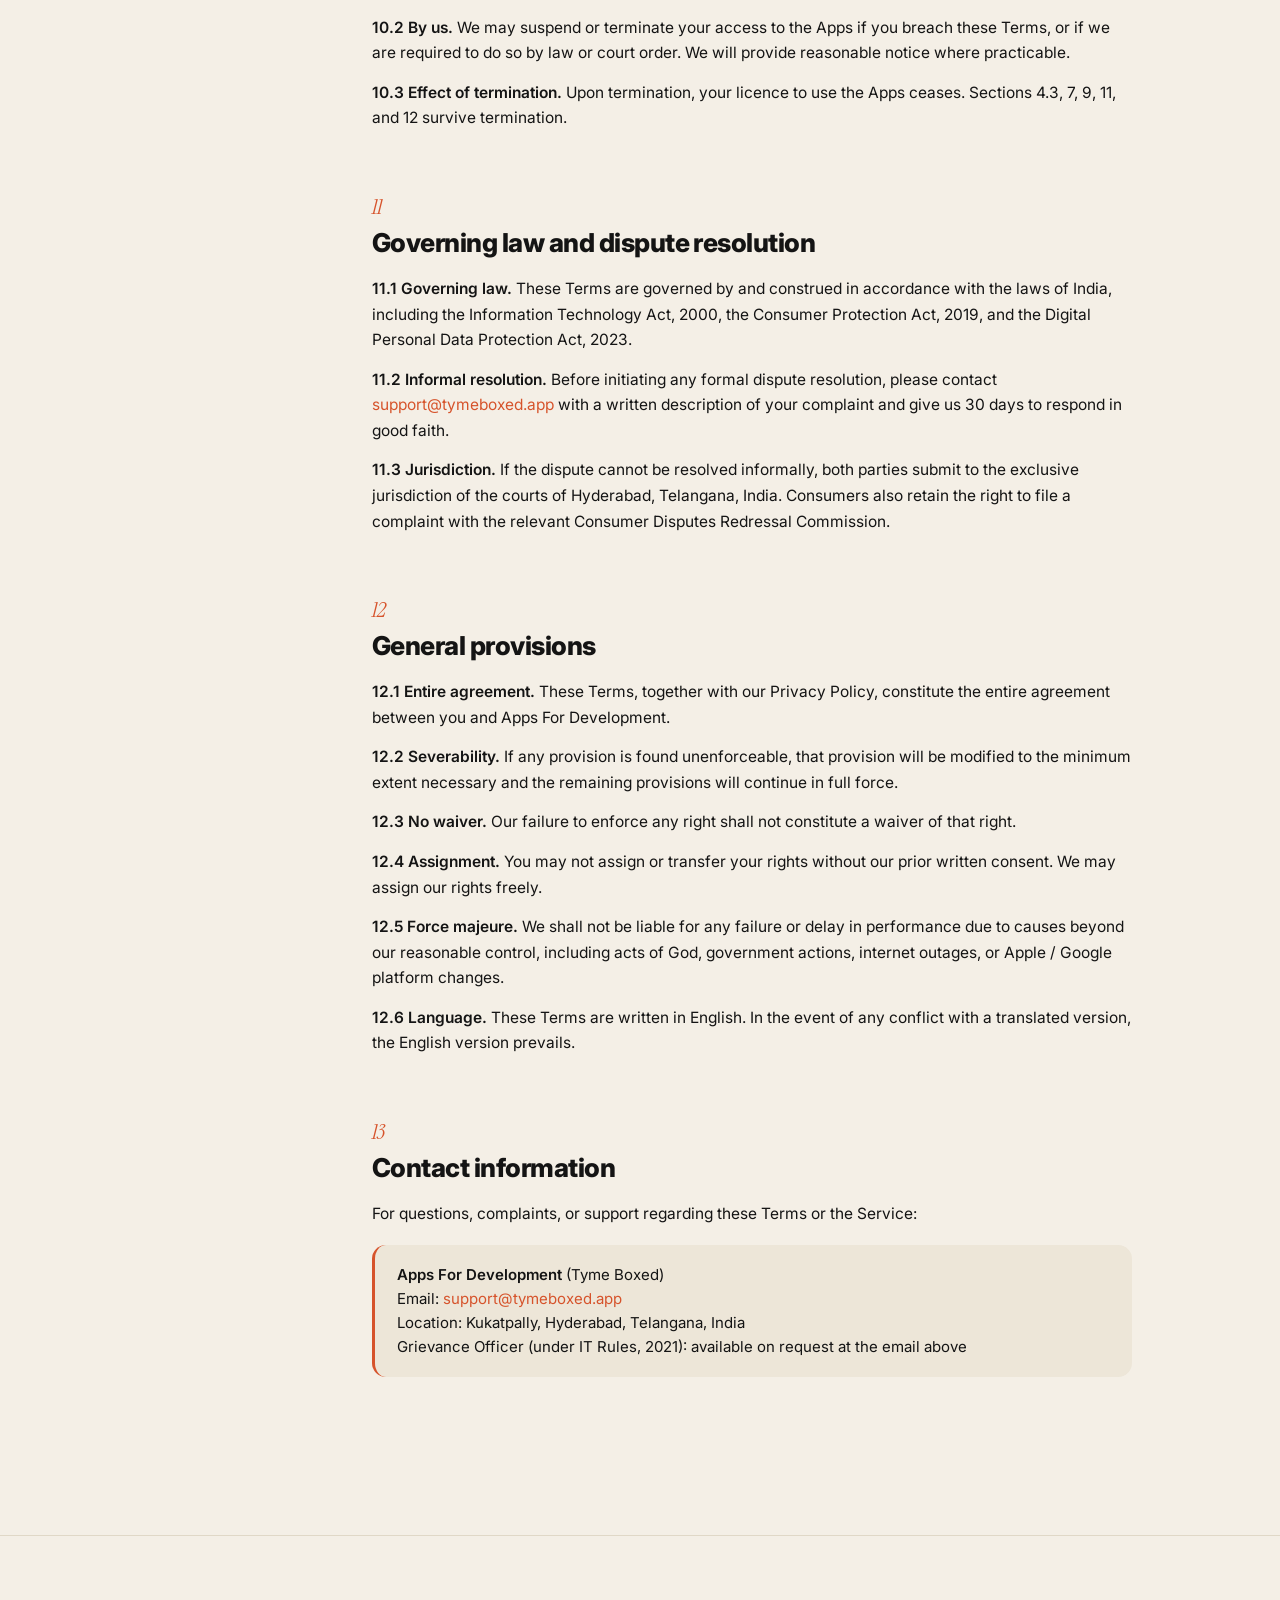
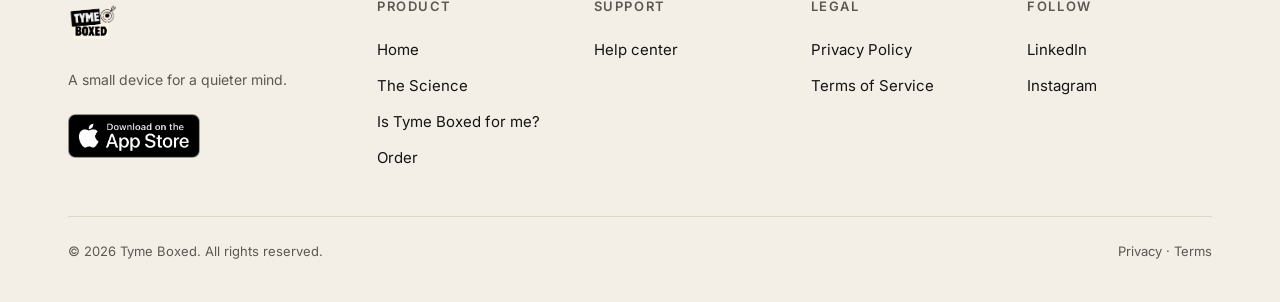
<file: terms.html>
<!DOCTYPE html>
<html lang="en">
<head>
<script>
!function(f,b,e,v,n,t,s)
{if(f.fbq)return;n=f.fbq=function(){n.callMethod?
n.callMethod.apply(n,arguments):n.queue.push(arguments)};
if(!f._fbq)f._fbq=n;n.push=n;n.loaded=!0;n.version='2.0';
n.queue=[];t=b.createElement(e);t.async=!0;
t.src=v;s=b.getElementsByTagName(e)[0];
s.parentNode.insertBefore(t,s)}(window, document,'script',
'https://connect.facebook.net/en_US/fbevents.js');
fbq('init', '36986414434290717');
fbq('track', 'PageView');
</script>
<noscript><img height="1" width="1" style="display:none"
src="https://www.facebook.com/tr?id=36986414434290717&ev=PageView&noscript=1"
/></noscript>
<meta charset="UTF-8">
<meta name="viewport" content="width=device-width, initial-scale=1.0, viewport-fit=cover">
<link rel="icon" href="images/B11.png" type="image/png">
<link rel="apple-touch-icon" href="images/B11.png">
<title>Terms of Service — Tyme Boxed</title>
<meta name="description" content="The legal agreement between you and Apps For Development (Tyme Boxed). Hardware, software licence, warranty, returns, and your consumer rights.">
<link rel="preconnect" href="https://www.clarity.ms">
<script type="text/javascript">
(function(c,l,a,r,i,t,y){
  c[a]=c[a]||function(){(c[a].q=c[a].q||[]).push(arguments)};
  t=l.createElement(r);t.async=1;t.src="https://www.clarity.ms/tag/"+i;
  y=l.getElementsByTagName(r)[0];y.parentNode.insertBefore(t,y);
})(window,document,"clarity","script","w3uyp057u9");
</script>
<link rel="preconnect" href="https://fonts.googleapis.com">
<link rel="preconnect" href="https://fonts.gstatic.com" crossorigin>
<link href="https://fonts.googleapis.com/css2?family=Instrument+Serif:ital@0;1&family=Inter:wght@400;500;600;700;800;900&display=swap" rel="stylesheet">
<link rel="stylesheet" href="cart-fab.css">
<style>
  :root {
    --bg:        #F4EFE6;
    --bg-warm:   #EDE6D8;
    --bg-card:   #FBF8F2;
    --ink:       #141414;
    --ink-soft:  #5C5752;
    --line:      #E0D8C7;
    --accent:    #D6532B;
    --accent-d:  #B8431F;
    --green:     #2F6B3D;
  }
  * { box-sizing: border-box; margin: 0; padding: 0; }
  html { scroll-behavior: smooth; -webkit-font-smoothing: antialiased; overflow-x: clip; }
  body {
    background: var(--bg); color: var(--ink);
    font-family: 'Inter', system-ui, -apple-system, sans-serif;
    font-size: 16px; line-height: 1.6;
    overflow-x: clip;
  }
  .container { max-width: 1200px; margin: 0 auto; padding: 0 28px; }
  a { color: inherit; text-decoration: none; }

  nav {
    position: sticky; top: 0; z-index: 50;
    background: rgba(244,239,230,0.85);
    backdrop-filter: saturate(180%) blur(12px);
    -webkit-backdrop-filter: saturate(180%) blur(12px);
    border-bottom: 1px solid rgba(0,0,0,0.04);
  }
  .nav-inner {
    display: grid; grid-template-columns: 1fr auto 1fr;
    align-items: center; padding: 16px 28px; max-width: 1200px; margin: 0 auto;
  }
  .logo {
    justify-self: start;
    display: inline-flex;
    align-items: center;
    flex-shrink: 0;
    line-height: 0;
  }
  .logo img {
    height: 52px;
    width: auto;
    display: block;
  }
  .nav-links {
    justify-self: center;
    display: flex; gap: 40px; align-items: center;
    font-size: 15px; color: var(--ink-soft); white-space: nowrap;
  }
  .nav-links a:hover { color: var(--ink); }
  .nav-links a.active { color: var(--ink); font-weight: 500; }
  .nav-actions {
    justify-self: end;
    display: flex; align-items: center; gap: 10px; flex-shrink: 0;
  }
  .btn {
    display: inline-flex; align-items: center; gap: 8px;
    background: var(--ink); color: var(--bg);
    padding: 12px 22px; border-radius: 999px;
    font-weight: 500; font-size: 15px;
    transition: transform .15s, background .15s;
  }
  .btn:hover { background: var(--accent); transform: translateY(-1px); }
  .btn.share {
    background: var(--accent);
    color: var(--bg);
    font-weight: 500;
    border: 0; cursor: pointer; font-family: inherit;
  }
  .btn.share:hover {
    background: var(--accent-d);
    transform: translateY(-1px);
  }
  .btn.share svg { width: 16px; height: 16px; }

  .hero { padding: 60px 0 30px; text-align: center; }
  .meta-pill {
    display: inline-flex; align-items: center; gap: 10px;
    padding: 8px 16px;
    background: var(--bg-warm); border: 1px solid var(--line);
    border-radius: 999px; font-size: 13px; color: var(--ink-soft);
    margin-bottom: 24px;
  }
  .meta-pill svg { width: 14px; height: 14px; }
  h1.display {
    font-family: 'Inter', sans-serif; font-weight: 800;
    font-size: clamp(40px, 5.4vw, 64px);
    line-height: 1.0; letter-spacing: -0.035em;
    margin: 0 auto 18px; max-width: 800px;
  }
  h1.display .ital {
    font-family: 'Instrument Serif', serif; font-style: italic; font-weight: 400;
    color: var(--accent); letter-spacing: -0.02em;
  }
  .hero-sub { font-size: 17px; color: var(--ink-soft); max-width: 580px; margin: 0 auto; }

  .promise {
    max-width: 800px; margin: 36px auto 0;
    padding: 28px 32px;
    background: var(--bg-card); border-radius: 22px;
    border: 1px solid var(--line);
    border-left: 4px solid var(--accent);
    text-align: left;
  }
  .promise h3 {
    font-family: 'Inter', sans-serif; font-weight: 800;
    font-size: 19px; letter-spacing: -0.015em; margin-bottom: 10px;
  }
  .promise p { color: var(--ink-soft); font-size: 15px; line-height: 1.55; }

  .page-wrap {
    display: grid;
    grid-template-columns: 240px 1fr;
    gap: 64px;
    max-width: 1200px; margin: 60px auto 0; padding: 0 28px;
  }
  .sidebar {
    position: sticky; top: 100px;
    align-self: start; padding-top: 4px;
    min-width: 0;
    max-height: calc(100vh - 130px);
    overflow-y: auto;
  }
  .sidebar::-webkit-scrollbar { width: 4px; }
  .sidebar::-webkit-scrollbar-thumb { background: var(--line); border-radius: 2px; }
  .sidebar-label {
    font-size: 11px; letter-spacing: 0.18em; text-transform: uppercase;
    color: var(--ink-soft); font-weight: 600; margin-bottom: 16px;
  }
  .sidebar-list { list-style: none; padding: 0; margin: 0; border-left: 1px solid var(--line); }
  .sidebar-list a {
    display: block;
    padding: 10px 0 10px 18px;
    margin-left: -1px;
    font-size: 13.5px; color: var(--ink-soft);
    border-left: 2px solid transparent;
    transition: color .15s, border-color .15s;
  }
  .sidebar-list a:hover { color: var(--ink); }
  .sidebar-list a.active { color: var(--ink); border-left-color: var(--accent); font-weight: 600; }

  article { padding-top: 4px; padding-bottom: 80px; max-width: 760px; min-width: 0; }
  .section { padding-top: 44px; }
  .section:first-of-type { padding-top: 0; }
  .s-num {
    font-family: 'Instrument Serif', serif; font-style: italic;
    color: var(--accent); font-size: 22px;
    margin-bottom: 4px; display: block; font-weight: 400;
  }
  h2.s-title {
    font-family: 'Inter', sans-serif; font-weight: 800;
    font-size: 26px; letter-spacing: -0.02em; line-height: 1.15;
    margin-bottom: 18px;
  }
  article p { margin-bottom: 14px; color: var(--ink); font-size: 15.5px; line-height: 1.65; }
  article p.muted { color: var(--ink-soft); }
  article strong { font-weight: 600; }
  article ul { margin: 0 0 16px 0; padding-left: 22px; }
  article ul li { margin-bottom: 6px; font-size: 15.5px; line-height: 1.6; color: var(--ink); }
  article a.inline { color: var(--accent); border-bottom: 1px solid transparent; transition: border-color .15s; }
  article a.inline:hover { border-color: var(--accent); }
  article h3.sub {
    font-family: 'Inter', sans-serif; font-weight: 700;
    font-size: 17px; letter-spacing: -0.01em; margin: 18px 0 8px;
  }
  .callout {
    background: var(--bg-warm); border-radius: 14px;
    padding: 18px 22px; margin: 18px 0;
    border-left: 3px solid var(--accent);
    font-size: 15px;
  }

  footer { padding: 60px 0 40px; border-top: 1px solid var(--line); margin-top: 60px; }
  .foot-grid { display: grid; grid-template-columns: 1.5fr 1fr 1fr 1fr 1fr; gap: 32px; }
  .foot-grid h5 { font-size: 13px; text-transform: uppercase; letter-spacing: 0.12em; color: var(--ink-soft); margin-bottom: 16px; font-weight: 600; }
  .foot-grid a { display: block; padding: 6px 0; font-size: 15px; color: var(--ink); }
  .foot-grid a:hover { color: var(--accent); }
  .foot-bottom { margin-top: 40px; padding-top: 24px; border-top: 1px solid var(--line); display: flex; justify-content: space-between; align-items: center; font-size: 13px; color: var(--ink-soft); flex-wrap: wrap; gap: 12px; }
  .app-badge { display: inline-block; margin-top: 16px; }
  .app-badge img { height: 44px; display: block; }
  .muted { color: var(--ink-soft); }

  @media (max-width: 880px) {
    .container { padding: 0 20px; }
    .nav-links { display: none; }
    .nav-inner { display: flex; justify-content: space-between; padding: 12px 18px; }
    .logo img { height: 40px; }
    .btn { padding: 9px 16px; font-size: 13px; }
    .hero { padding: 32px 0 22px; }
    h1.display { font-size: 36px; }
    .hero-sub { font-size: 15px; padding: 0 4px; }
    .promise { margin-top: 26px; padding: 22px 22px; border-radius: 18px; }
    .promise h3 { font-size: 17px; }
    .promise p { font-size: 14px; }
    .page-wrap { grid-template-columns: 1fr; gap: 0; padding: 0 20px; margin-top: 36px; }
    .sidebar {
      position: static; max-height: none; overflow: visible;
      margin-bottom: 28px; padding: 16px;
      background: var(--bg-warm); border-radius: 16px;
    }
    .sidebar-label { margin-bottom: 10px; font-size: 10px; }
    .sidebar-list { display: flex; flex-direction: column; gap: 4px; border-left: 0; }
    .sidebar-list a {
      padding: 6px 10px; font-size: 12.5px;
      border-left: 0;
      background: var(--bg-card); border: 1px solid var(--line);
      border-radius: 999px; text-align: left;
    }
    .sidebar-list a.active { background: var(--ink); color: var(--bg-card); border-color: var(--ink); }
    article { padding-bottom: 60px; }
    .section { padding-top: 36px; }
    .s-num { font-size: 18px; }
    h2.s-title { font-size: 22px; margin-bottom: 14px; }
    article p, article ul li { font-size: 15px; }
    .foot-grid { grid-template-columns: 1fr 1fr; gap: 28px; }
  }
  @media (max-width: 380px) {
    .container { padding: 0 16px; }
    .nav-inner { padding: 11px 16px; }
    h1.display { font-size: 32px; }
    .foot-grid { grid-template-columns: 1fr; gap: 24px; }
  }
  @media (min-width: 881px) { .menu-toggle { display: none; } }
  @media (max-width: 880px) { .menu-toggle { display: flex; } }
  .menu-toggle { background: none; border: none; cursor: pointer; width: 40px; height: 40px; flex-direction: column; justify-content: center; align-items: center; gap: 5px; padding: 8px; flex-shrink: 0; }
  .menu-toggle span { display: block; width: 20px; height: 2px; background: var(--ink); border-radius: 2px; }
  .mobile-menu-backdrop { position: fixed; inset: 0; background: rgba(0,0,0,0.3); z-index: 99; opacity: 0; pointer-events: none; transition: opacity .35s ease; }
  .mobile-menu-backdrop.open { opacity: 1; pointer-events: auto; }
  .mobile-menu { position: fixed; top: 0; right: 0; bottom: 0; width: min(320px, 82vw); background: var(--bg); z-index: 100; transform: translateX(100%); transition: transform .35s cubic-bezier(.4,0,.2,1); display: flex; flex-direction: column; box-shadow: -10px 0 40px rgba(0,0,0,0.08); }
  .mobile-menu.open { transform: translateX(0); }
  .mobile-menu-header { display: flex; justify-content: space-between; align-items: center; padding: 16px 22px; border-bottom: 1px solid var(--line); }
  .menu-close { background: none; border: none; cursor: pointer; font-size: 28px; color: var(--ink); width: 40px; height: 40px; display: grid; place-items: center; }
  .mobile-menu-links { padding: 32px 22px; display: flex; flex-direction: column; gap: 4px; flex: 1; }
  .mobile-menu-links a { font-size: 18px; font-weight: 500; padding: 14px 0; color: var(--ink); border-bottom: 1px solid var(--line); transition: color .15s; }
  .mobile-menu-links a:last-child { border-bottom: none; }
  .mobile-menu-links a:hover { color: var(--accent); }
</style>
</head>
<body>

<nav>
  <div class="nav-inner">
    <a href="index.html" class="logo"><img src="images/B1.png" alt="Tyme Boxed" /></a>
    <div class="nav-links">
      <a href="index.html">Home</a>
      <a href="science.html">The Science</a>
      <a href="quiz.html">Is Tyme Boxed for me?</a>
    </div>
    <div class="nav-actions">
      <a href="preorder.html" class="btn share">Order now <span class="arrow">↗</span></a>
      <button class="menu-toggle" type="button" aria-label="Open menu"><span></span><span></span><span></span></button>
    </div>
  </div>
</nav>

<div class="mobile-menu-backdrop" id="menuBackdrop"></div>
<div class="mobile-menu" id="mobileMenu">
  <div class="mobile-menu-header">
    <a href="index.html" class="logo"><img src="images/B1.png" alt="Tyme Boxed" /></a>
    <button class="menu-close" aria-label="Close menu">×</button>
  </div>
  <div class="mobile-menu-links">
    <a href="index.html">Home</a>
    <a href="science.html">The Science</a>
    <a href="quiz.html">Is Tyme Boxed for me?</a>
  </div>
</div>

<header class="hero">
  <div class="container">
    <div class="meta-pill">
      <svg viewBox="0 0 24 24" fill="none" stroke="currentColor" stroke-width="1.8"><path d="M14 2H6a2 2 0 0 0-2 2v16a2 2 0 0 0 2 2h12a2 2 0 0 0 2-2V8z"/><polyline points="14 2 14 8 20 8"/></svg>
      <span>Terms of Service</span>
      <span style="opacity:0.35">·</span>
      <span>Last updated: May 2026</span>
    </div>
    <h1 class="display">The fine print, in <span class="ital">plain English.</span></h1>
    <p class="hero-sub">The legal agreement between you and Apps For Development. Read it before you buy or use the device.</p>

    <div class="promise">
      <h3>Important notice</h3>
      <p>By purchasing a Tyme Boxed NFC device or downloading / using the Tyme Boxed application on iOS or Android, you agree to be legally bound by these Terms. Please read them carefully before use.</p>
    </div>
  </div>
</header>

<div class="page-wrap">

  <aside class="sidebar">
    <div class="sidebar-label">In these terms</div>
    <ul class="sidebar-list">
      <li><a href="#parties" data-target="parties" class="active">1 · Parties &amp; acceptance</a></li>
      <li><a href="#service" data-target="service">2 · The service</a></li>
      <li><a href="#purchase" data-target="purchase">3 · Purchase &amp; warranty</a></li>
      <li><a href="#licence" data-target="licence">4 · Licence &amp; restrictions</a></li>
      <li><a href="#platform" data-target="platform">5 · Platform-specific</a></li>
      <li><a href="#user" data-target="user">6 · Your responsibilities</a></li>
      <li><a href="#ip" data-target="ip">7 · Intellectual property</a></li>
      <li><a href="#privacy" data-target="privacy">8 · Privacy</a></li>
      <li><a href="#liability" data-target="liability">9 · Disclaimers &amp; liability</a></li>
      <li><a href="#termination" data-target="termination">10 · Termination</a></li>
      <li><a href="#law" data-target="law">11 · Governing law</a></li>
      <li><a href="#general" data-target="general">12 · General provisions</a></li>
      <li><a href="#contact" data-target="contact">13 · Contact</a></li>
    </ul>
  </aside>

  <article>

    <section class="section" id="parties">
      <span class="s-num">01</span>
      <h2 class="s-title">Parties and acceptance</h2>
      <p><strong>1.1 Parties.</strong> These Terms of Service ("Terms") constitute a binding legal agreement between you ("User," "you," or "your") and <strong>Apps For Development</strong>, an unregistered business entity based in Hyderabad (Kukatpally), Telangana, India ("we," "us," or "our"), operating under the brand name <strong>Tyme Boxed</strong>.</p>
      <p><strong>1.2 Acceptance.</strong> By (a) purchasing a Tyme Boxed NFC device, (b) downloading or installing the Tyme Boxed application on iOS or Android, or (c) tapping or using any Tyme Boxed NFC device, you acknowledge that you have read, understood, and agree to be bound by these Terms and our <a class="inline" href="privacy.html">Privacy Policy</a>.</p>
      <p><strong>1.3 Eligibility.</strong> You must be at least 13 years of age to use the Apps. If between 13 and 18, you may only use the Apps with verifiable parental or guardian consent. Users under 18 must have a parent or guardian review and agree to these Terms on their behalf.</p>
      <p><strong>1.4 Modifications.</strong> We reserve the right to update or modify these Terms at any time. Continued use of the Service following notice of any change constitutes acceptance of the revised Terms.</p>
    </section>

    <section class="section" id="service">
      <span class="s-num">02</span>
      <h2 class="s-title">Description of service</h2>
      <p><strong>2.1 The hardware.</strong> Tyme Boxed is a physical NFC (Near Field Communication) device sold for a one-time price of <strong>₹999 INR</strong>. The device is designed to work in conjunction with the Tyme Boxed mobile application (iOS or Android) to allow users to activate screen-time blocking profiles.</p>
      <p><strong>2.2 The applications.</strong> The Tyme Boxed mobile applications for iOS and Android are made available free of charge, indefinitely, to any user of a Tyme Boxed device.</p>
      <h3 class="sub">iOS App</h3>
      <p class="muted">Supports account creation via email OTP, Google OAuth, or Apple ID. Incorporates components from the open-source Foqos project (MIT License, <a class="inline" href="https://github.com/awaseem/foqos">github.com/awaseem/foqos</a>), with our modifications including NFC verification and account-management features.</p>
      <h3 class="sub">Android App</h3>
      <p class="muted">Supports email OTP or Google OAuth. Developed independently by Apps For Development from the ground up — no open-source projects, third-party SDKs, or external code libraries for its core functionality.</p>
      <p><strong>2.3 Multi-user &amp; cross-platform policy.</strong> A single Tyme Boxed NFC device may be used by multiple individuals on separate devices or accounts, across both iOS and Android. The software licence is tied to the NFC device serial number, not to a single individual or operating system.</p>
      <p><strong>2.4 How verification works.</strong> Upon first use, the App sends the NFC device's unique serial number to our backend to verify it's authentic. Once verified, the status is stored in the device's local cache. Subsequent uses don't require a server call unless the local cache is cleared.</p>
      <p><strong>2.5 App Store / Play Store compliance.</strong> The iOS App is distributed via Apple's App Store; the Android App via Google Play Store (and, where applicable, direct APK download from our website). These Terms supplement Apple's and Google's respective platform terms. In a conflict, the relevant platform's terms govern with respect to your use of that distribution platform.</p>
      <p><strong>2.6 On-device blocking.</strong> The iOS App uses Apple's Screen Time API and Family Controls framework. The Android App uses Android's on-device app-blocking mechanism. On both platforms, app-blocking choices, selected applications, and related settings are stored exclusively on your device and are never transmitted to our servers.</p>
      <p><strong>2.7 Open source attribution.</strong> The iOS App is based on Foqos, copyright © Ali Waseem, MIT Licence — included within the iOS App. Our modifications are identified separately. The Android App was written from scratch and contains no third-party open-source code in its core functionality.</p>
    </section>

    <section class="section" id="purchase">
      <span class="s-num">03</span>
      <h2 class="s-title">Purchase, payment, and warranty</h2>
      <p><strong>3.1 One-time price.</strong> ₹999 INR, inclusive of applicable taxes. No recurring fees or subscription charges for the software or its ongoing use on either iOS or Android.</p>
      <p><strong>3.2 Payment.</strong> All payments are processed through our authorised payment partners. By placing an order, you authorise us to charge your selected payment method for the full purchase price plus applicable shipping, handling, and taxes. Prices are quoted in INR.</p>
      <p><strong>3.3 Delivery.</strong> We endeavour to dispatch orders within 5 business days. Delivery timelines are estimates and are not guaranteed. Risk of loss passes to you upon delivery to the shipping carrier.</p>
      <p><strong>3.4 Returns and refunds.</strong> Under the Consumer Protection Act, 2019 (India), you have the right to return a defective or damaged device within 30 days of delivery for a full refund or replacement. Non-defective returns are accepted within 7 days of delivery provided the device is in original, unused condition with all original packaging. Refunds will be processed to the original payment method within 7-10 business days of receiving the returned device.</p>
      <p><strong>3.5 Hardware warranty.</strong> We warrant the NFC device against defects in materials and workmanship for 6 months from the date of delivery. This warranty does not cover damage from misuse, physical accident, unauthorised modification, or normal wear and tear.</p>
      <p><strong>3.6 Consumer rights (India).</strong> Nothing in these Terms limits or excludes consumer rights afforded to you under the Consumer Protection Act, 2019, the Information Technology Act, 2000, or any other applicable Indian law.</p>
    </section>

    <section class="section" id="licence">
      <span class="s-num">04</span>
      <h2 class="s-title">Licence grant and restrictions</h2>
      <p><strong>4.1 App licence.</strong> Subject to your compliance with these Terms, we grant you a non-exclusive, non-transferable, revocable, worldwide licence to download, install, and use the relevant App solely on (a) Apple-branded devices for the iOS App, or (b) Android-based smartphones or tablets for the Android App, that you own or control, and solely for your personal, non-commercial use in connection with an authenticated Tyme Boxed NFC device.</p>
      <p><strong>4.2 Restrictions.</strong> You must not:</p>
      <ul>
        <li>Reverse engineer, decompile, disassemble, or attempt to derive the source code of the Apps' proprietary components (including our modifications to the iOS App and the entirety of the Android App, which is proprietary in full)</li>
        <li>Circumvent, disable, or interfere with the NFC device verification or authentication mechanism on either platform</li>
        <li>Clone, spoof, or simulate NFC serial numbers to bypass verification</li>
        <li>Use the Apps for any commercial purpose without prior written consent</li>
        <li>Distribute, resell, sublicense, or transfer the Apps to third parties</li>
        <li>Use the Apps or device in any manner that violates applicable law</li>
      </ul>
      <p><strong>4.3 Open source components.</strong> The Foqos codebase included in the iOS App is governed by the MIT Licence — you retain all rights afforded by that licence. Our proprietary additions (specifically the NFC verification backend integration) are not covered by MIT. The Android App is proprietary in full.</p>
    </section>

    <section class="section" id="platform">
      <span class="s-num">05</span>
      <h2 class="s-title">Platform-specific provisions</h2>

      <h3 class="sub">5A. Apple Family Controls &amp; Screen Time (iOS only)</h3>
      <p><strong>5A.1 Entitlement.</strong> The iOS App has the <code style="font-family:ui-monospace,Menlo,monospace;font-size:13px;background:var(--bg-warm);padding:1px 5px;border-radius:4px;">com.apple.developer.family-controls</code> (Distribution) entitlement granted by Apple. This allows use of Apple's Screen Time API, ManagedSettings, and DeviceActivity frameworks.</p>
      <p><strong>5A.2 User authorisation.</strong> The iOS App will request your explicit authorisation via Apple's FamilyControls.AuthorizationCenter before activating any blocking features. You may revoke this at any time via iPhone's Settings &gt; Screen Time.</p>
      <p><strong>5A.3 No data transmission.</strong> Consistent with Apple's Family Controls entitlement requirements, the iOS App does not collect, transmit, or store any information about the applications or websites you choose to block. All blocking preferences are processed exclusively on-device.</p>
      <p><strong>5A.4 Apple third-party beneficiary.</strong> Apple Inc. is a third-party beneficiary of these Terms insofar as they relate to your use of the iOS App through Apple's App Store and Family Controls entitlement. Apple has the right to enforce these Terms against you.</p>

      <h3 class="sub">5B. Android permissions &amp; on-device blocking</h3>
      <p><strong>5B.1 Permissions.</strong> The Android App requests only those Android permissions that are strictly necessary — including NFC permission (to read the Tyme Boxed device), internet permission (to verify the device with our backend), and the Android system permissions required to enforce on-device app-blocking.</p>
      <p><strong>5B.2 User authorisation.</strong> You may revoke any permission granted to the Android App at any time through your device's system settings. Revoking required permissions will disable the blocking functionality.</p>
      <p><strong>5B.3 No data transmission.</strong> The Android App does not collect, transmit, or store any information about the applications or websites you choose to block. All blocking preferences are stored and enforced exclusively on your device.</p>
      <p><strong>5B.4 Google Play.</strong> To the extent the Android App is distributed via Google Play, your use is also subject to the Google Play Terms of Service. Google is not a party to these Terms and is not responsible for the App or its support.</p>
    </section>

    <section class="section" id="user">
      <span class="s-num">06</span>
      <h2 class="s-title">User responsibilities and prohibited use</h2>
      <p>You agree that you will not use the Apps or NFC device to:</p>
      <ul>
        <li>Violate any applicable local, state, national, or international law or regulation</li>
        <li>Interfere with or disrupt the integrity or performance of the Apps, our servers, or our networks</li>
        <li>Attempt unauthorised access to our backend systems or another user's account or device configuration</li>
        <li>Use the device or Apps to harm, monitor, or control another person's device without their informed consent</li>
        <li>Upload or transmit viruses, malware, or any malicious or destructive code</li>
        <li>Engage in any conduct that restricts or inhibits any other person's use or enjoyment of the Apps</li>
      </ul>
    </section>

    <section class="section" id="ip">
      <span class="s-num">07</span>
      <h2 class="s-title">Intellectual property</h2>
      <p><strong>7.1 Our IP.</strong> All intellectual property rights in the Tyme Boxed name, logo, branding, the proprietary modifications to the iOS App, and the entirety of the Android App are owned by Apps For Development. These Terms do not grant you any ownership interest in our intellectual property.</p>
      <p><strong>7.2 Open source.</strong> The iOS App is built upon the Foqos open-source project (MIT Licence, copyright © Ali Waseem). We gratefully acknowledge the Foqos project and its contributors. The Android App, by contrast, is wholly proprietary to Apps For Development.</p>
      <p><strong>7.3 Feedback.</strong> If you submit feedback, suggestions, or ideas, you grant us a royalty-free, perpetual, irrevocable licence to use and incorporate such feedback into our products without obligation or compensation to you.</p>
    </section>

    <section class="section" id="privacy">
      <span class="s-num">08</span>
      <h2 class="s-title">Privacy and data</h2>
      <p><strong>8.1 Privacy Policy.</strong> Your use of the Service is also governed by our <a class="inline" href="privacy.html">Privacy Policy</a>, incorporated into these Terms by reference.</p>
      <p><strong>8.2 Account data.</strong> When you create an account, we collect your email address and, where provided by Google or Apple Sign-In (iOS only), your name. We don't store your Google or Apple passwords — authentication is handled directly by those services.</p>
      <p><strong>8.3 NFC serial number.</strong> We collect and store the unique NFC serial number of your device on our backend servers solely for the purpose of device authentication.</p>
      <p><strong>8.4 No blocking data collected.</strong> We do not collect, access, or transmit data about which apps you block, the duration of blocking sessions, or your Screen Time / Digital Wellbeing settings on either iOS or Android. That data remains solely on your device.</p>
    </section>

    <section class="section" id="liability">
      <span class="s-num">09</span>
      <h2 class="s-title">Disclaimers and limitation of liability</h2>
      <p><strong>9.1 "As is" basis.</strong> The Apps are provided on an "AS IS" and "AS AVAILABLE" basis without warranties of any kind, express or implied, including warranties of merchantability, fitness for a particular purpose, or non-infringement. We do not warrant that the Apps will be error-free, uninterrupted, or compatible with all iOS or Android versions.</p>
      <p><strong>9.2 No guarantee of effectiveness.</strong> The effectiveness of the Apps' blocking features depends on the underlying mobile OS — Apple's Screen Time API on iOS and Android's app-restriction capabilities on Android. OS-level updates or changes outside our control may affect functionality.</p>
      <div class="callout">
        <strong>9.3 Limitation of liability.</strong> To the maximum extent permitted by applicable law, in no event shall Apps For Development be liable for any indirect, incidental, special, consequential, or punitive damages arising out of or relating to your use or inability to use the Service. Our total aggregate liability to you shall not exceed the amount you paid for the Tyme Boxed device (<strong>₹999 INR</strong>).
      </div>
      <p><strong>9.4 Consumer rights preserved.</strong> Nothing in this Section excludes or limits liability for death or personal injury caused by our negligence, fraud, or any liability that cannot lawfully be excluded under the Consumer Protection Act, 2019 or any other applicable Indian law.</p>
    </section>

    <section class="section" id="termination">
      <span class="s-num">10</span>
      <h2 class="s-title">Termination</h2>
      <p><strong>10.1 By you.</strong> You may stop using the Service at any time by deleting the App from your device. Deletion does not entitle you to a refund of the hardware purchase price.</p>
      <p><strong>10.2 By us.</strong> We may suspend or terminate your access to the Apps if you breach these Terms, or if we are required to do so by law or court order. We will provide reasonable notice where practicable.</p>
      <p><strong>10.3 Effect of termination.</strong> Upon termination, your licence to use the Apps ceases. Sections 4.3, 7, 9, 11, and 12 survive termination.</p>
    </section>

    <section class="section" id="law">
      <span class="s-num">11</span>
      <h2 class="s-title">Governing law and dispute resolution</h2>
      <p><strong>11.1 Governing law.</strong> These Terms are governed by and construed in accordance with the laws of India, including the Information Technology Act, 2000, the Consumer Protection Act, 2019, and the Digital Personal Data Protection Act, 2023.</p>
      <p><strong>11.2 Informal resolution.</strong> Before initiating any formal dispute resolution, please contact <a class="inline" href="mailto:support@tymeboxed.app">support@tymeboxed.app</a> with a written description of your complaint and give us 30 days to respond in good faith.</p>
      <p><strong>11.3 Jurisdiction.</strong> If the dispute cannot be resolved informally, both parties submit to the exclusive jurisdiction of the courts of Hyderabad, Telangana, India. Consumers also retain the right to file a complaint with the relevant Consumer Disputes Redressal Commission.</p>
    </section>

    <section class="section" id="general">
      <span class="s-num">12</span>
      <h2 class="s-title">General provisions</h2>
      <p><strong>12.1 Entire agreement.</strong> These Terms, together with our Privacy Policy, constitute the entire agreement between you and Apps For Development.</p>
      <p><strong>12.2 Severability.</strong> If any provision is found unenforceable, that provision will be modified to the minimum extent necessary and the remaining provisions will continue in full force.</p>
      <p><strong>12.3 No waiver.</strong> Our failure to enforce any right shall not constitute a waiver of that right.</p>
      <p><strong>12.4 Assignment.</strong> You may not assign or transfer your rights without our prior written consent. We may assign our rights freely.</p>
      <p><strong>12.5 Force majeure.</strong> We shall not be liable for any failure or delay in performance due to causes beyond our reasonable control, including acts of God, government actions, internet outages, or Apple / Google platform changes.</p>
      <p><strong>12.6 Language.</strong> These Terms are written in English. In the event of any conflict with a translated version, the English version prevails.</p>
    </section>

    <section class="section" id="contact">
      <span class="s-num">13</span>
      <h2 class="s-title">Contact information</h2>
      <p>For questions, complaints, or support regarding these Terms or the Service:</p>
      <div class="callout">
        <strong>Apps For Development</strong> (Tyme Boxed)<br>
        Email: <a class="inline" href="mailto:support@tymeboxed.app">support@tymeboxed.app</a><br>
        Location: Kukatpally, Hyderabad, Telangana, India<br>
        Grievance Officer (under IT Rules, 2021): available on request at the email above
      </div>
    </section>

  </article>
</div>

<footer>
  <div class="container">
    <div class="foot-grid">
      <div>
        <div class="logo"><img src="images/B1.png" alt="Tyme Boxed" /></div>
        <p class="muted" style="margin-top: 14px; font-size: 14px; max-width: 280px;">A small device for a quieter mind.</p>
        <a class="app-badge" href="https://apps.apple.com/in/app/tyme-boxed/id6759287522">
          <img src="images/app.png" alt="Download on the App Store">
        </a>
      </div>
      <div>
        <h5>Product</h5>
        <a href="index.html">Home</a>
        <a href="science.html">The Science</a>
        <a href="quiz.html">Is Tyme Boxed for me?</a>
        <a href="preorder.html">Order</a>
      </div>
      <div>
        <h5>Support</h5>
        <a href="support.html">Help center</a>
      </div>
      <div>
        <h5>Legal</h5>
        <a href="privacy.html">Privacy Policy</a>
        <a href="terms.html">Terms of Service</a>
      </div>
      <div>
        <h5>Follow</h5>
        <a href="https://www.linkedin.com/company/tyme-boxed/">LinkedIn</a>
        <a href="https://www.instagram.com/tyme_boxed">Instagram</a>
      </div>
    </div>
    <div class="foot-bottom">
      <span>© 2026 Tyme Boxed. All rights reserved.</span>
      <span><a href="privacy.html">Privacy</a> · <a href="terms.html">Terms</a></span>
    </div>
  </div>
</footer>

<button type="button" class="cart-fab" id="cart-fab" aria-label="Open cart">
  <svg viewBox="0 0 24 24" fill="none" stroke="currentColor" stroke-width="2" aria-hidden="true">
    <path d="M6 6h15l-1.5 9h-12z"/>
    <path d="M6 6L5 3H2"/>
    <circle cx="9" cy="20" r="1"/>
    <circle cx="18" cy="20" r="1"/>
  </svg>
  <span class="cart-fab-count" id="cart-fab-count">1</span>
</button>
<script src="cart.js"></script>

<script>
  const targets = Array.from(document.querySelectorAll('article .section'));
  const links = Array.from(document.querySelectorAll('.sidebar-list a'));
  function updateActive() {
    let active = targets[0].id;
    for (const t of targets) {
      if (t.getBoundingClientRect().top < 160) active = t.id;
    }
    links.forEach(a => {
      if (a.dataset.target === active) a.classList.add('active');
      else a.classList.remove('active');
    });
  }
  window.addEventListener('scroll', updateActive, { passive: true });
  window.addEventListener('resize', updateActive);
  updateActive();

  // Mobile menu
  (function(){
    const toggle = document.querySelector('.menu-toggle');
    const menu = document.getElementById('mobileMenu');
    const backdrop = document.getElementById('menuBackdrop');
    const close = document.querySelector('.menu-close');
    function open() { menu.classList.add('open'); backdrop.classList.add('open'); document.body.style.overflow = 'hidden'; }
    function shut() { menu.classList.remove('open'); backdrop.classList.remove('open'); document.body.style.overflow = ''; }
    toggle.addEventListener('click', open);
    close.addEventListener('click', shut);
    backdrop.addEventListener('click', shut);
    menu.querySelectorAll('a').forEach(a => a.addEventListener('click', shut));
  })();
</script>
</body>
</html>
</file>
<file: cart-fab.css>
.cart-fab {
  position: fixed;
  right: 24px;
  bottom: 24px;
  z-index: 90;
  width: 58px;
  height: 58px;
  border: none;
  border-radius: 50%;
  background: var(--accent, #D6532B);
  color: #fff;
  cursor: pointer;
  display: none;
  align-items: center;
  justify-content: center;
  font-family: inherit;
  box-shadow: 0 8px 28px rgba(214, 83, 43, 0.45), 0 2px 8px rgba(0, 0, 0, 0.12);
  transition: transform 0.2s ease, box-shadow 0.2s ease;
}
.cart-fab.visible {
  display: flex;
  animation: cartFabIn 0.35s ease;
}
@keyframes cartFabIn {
  from { transform: scale(0.6); opacity: 0; }
  to { transform: scale(1); opacity: 1; }
}
.cart-fab:hover {
  transform: translateY(-2px) scale(1.04);
  box-shadow: 0 12px 32px rgba(214, 83, 43, 0.5), 0 4px 12px rgba(0, 0, 0, 0.14);
}
.cart-fab svg { width: 26px; height: 26px; }
.cart-fab-count {
  position: absolute;
  top: -2px;
  right: -2px;
  min-width: 22px;
  height: 22px;
  padding: 0 6px;
  border-radius: 999px;
  background: var(--ink, #141414);
  color: #fff;
  font-size: 12px;
  font-weight: 700;
  line-height: 22px;
  text-align: center;
  border: 2px solid #fff;
}
@media (max-width: 880px) {
  .cart-fab { right: 18px; bottom: 18px; width: 54px; height: 54px; }
}
</file>
